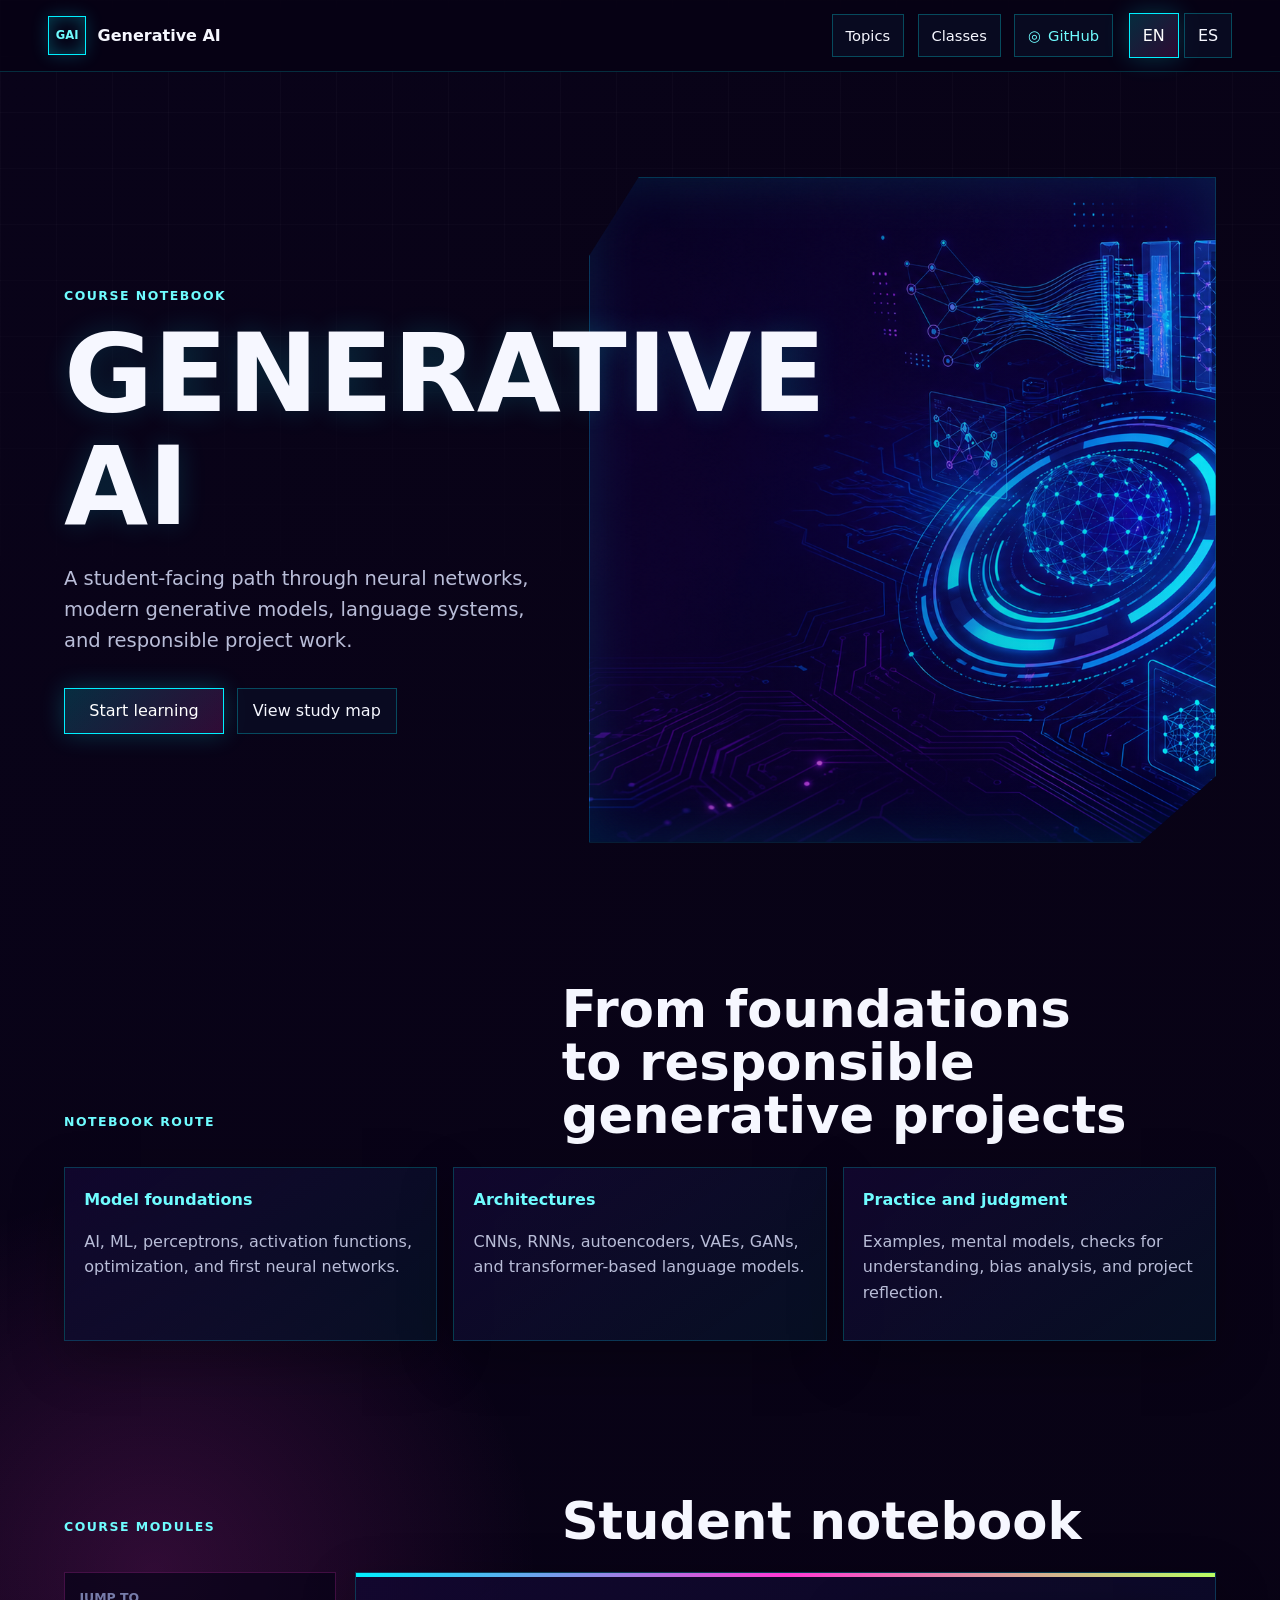
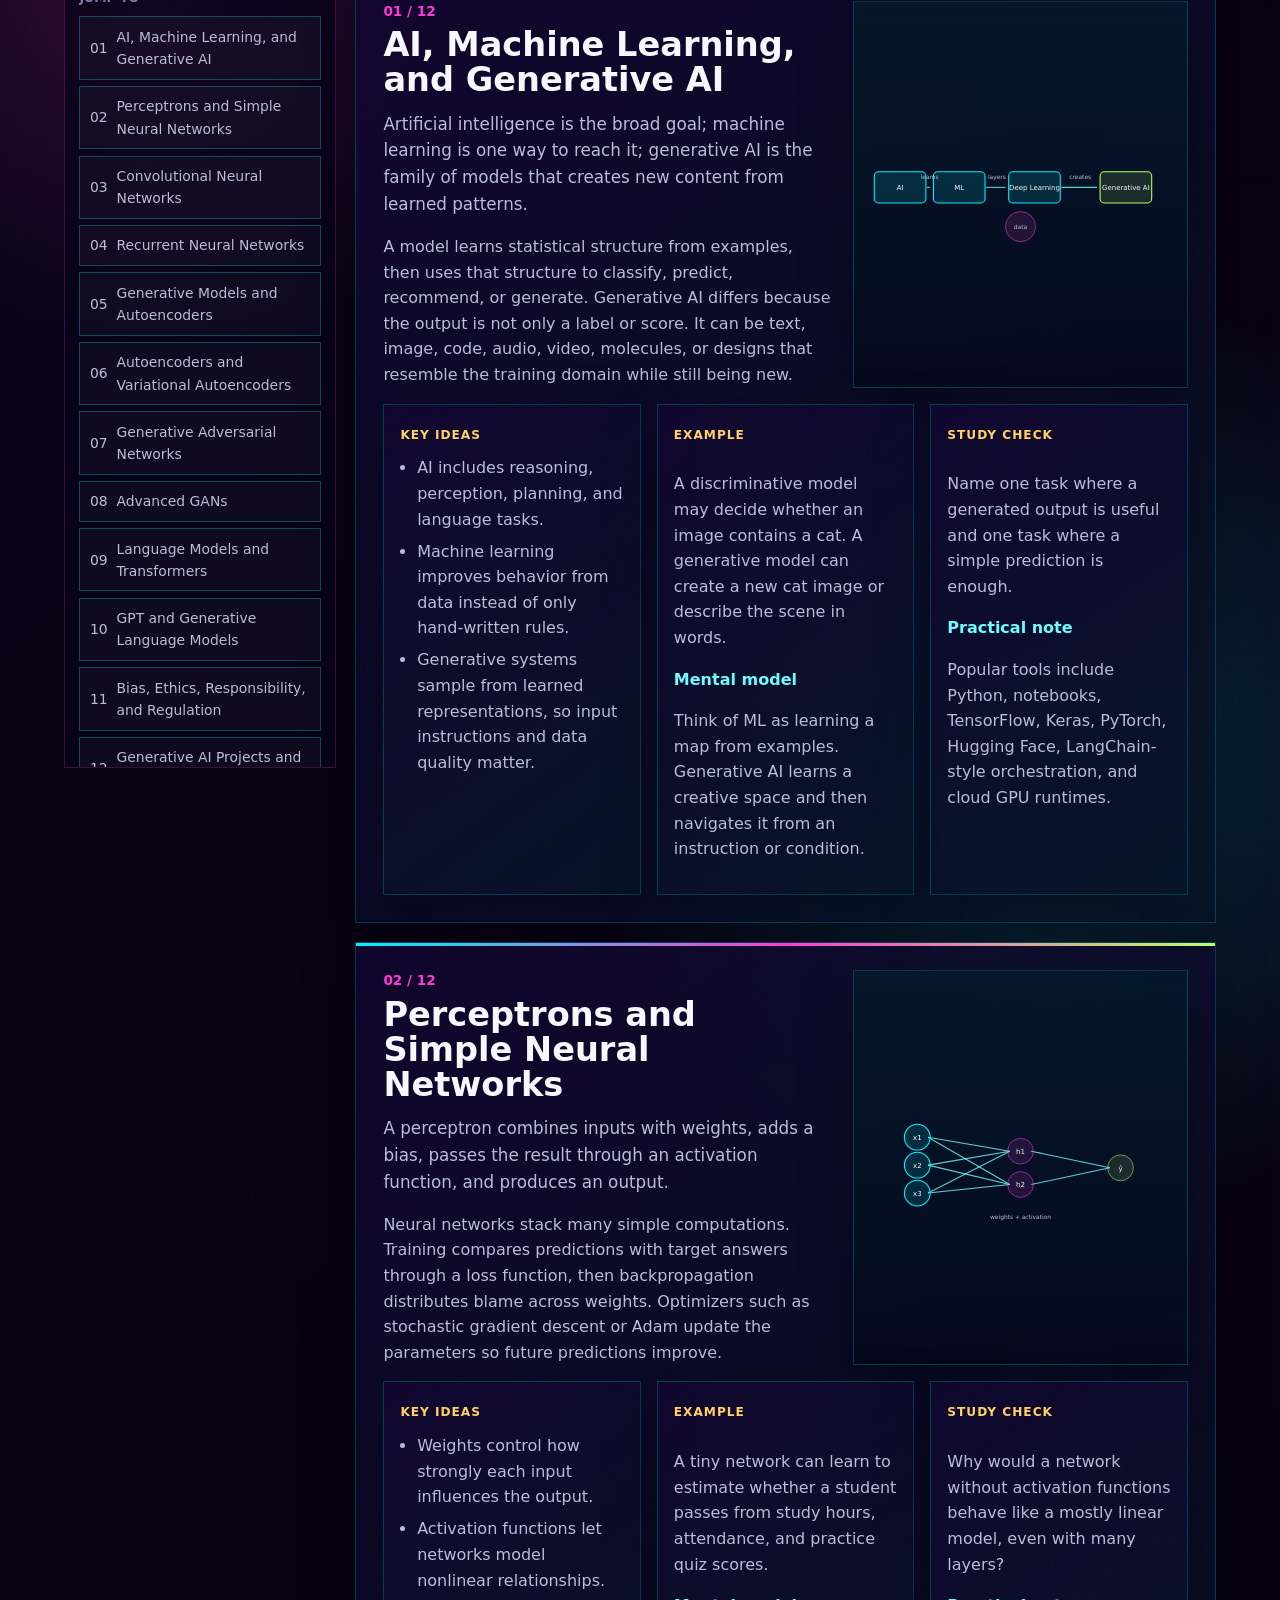
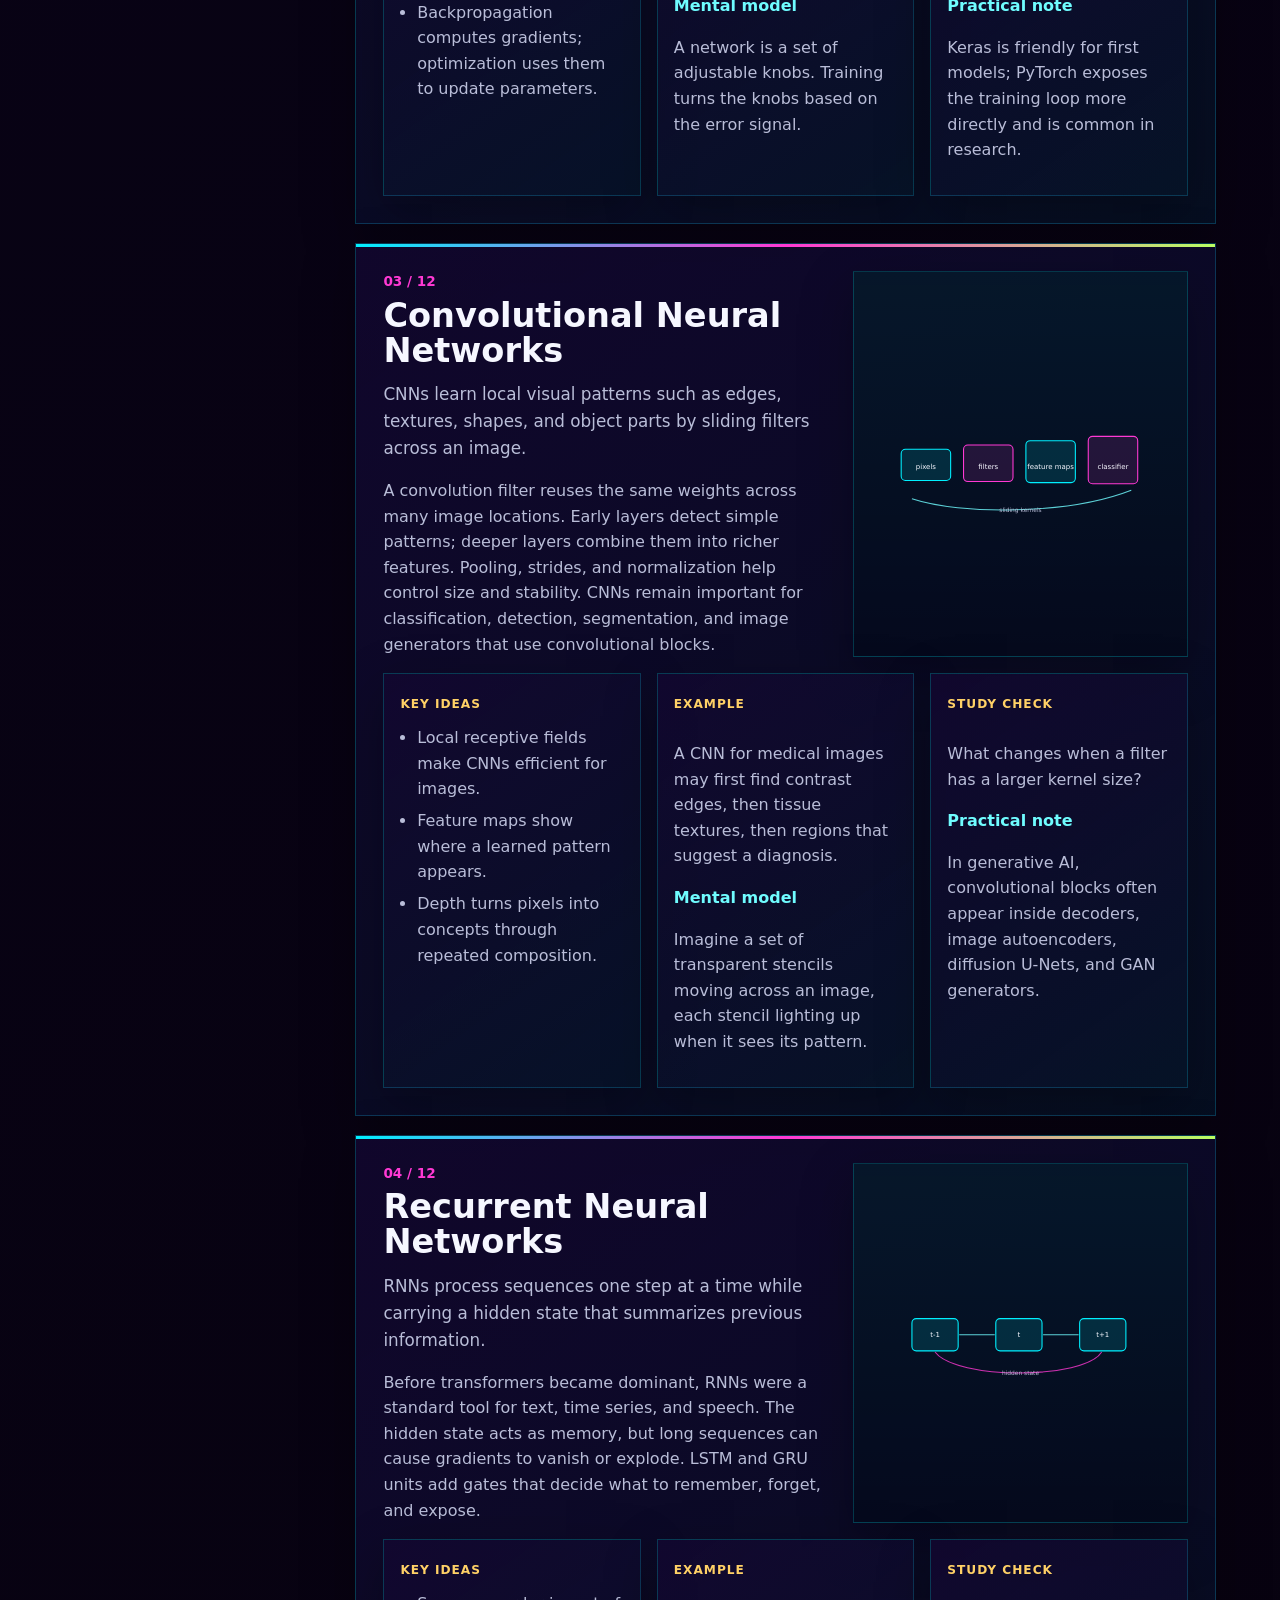
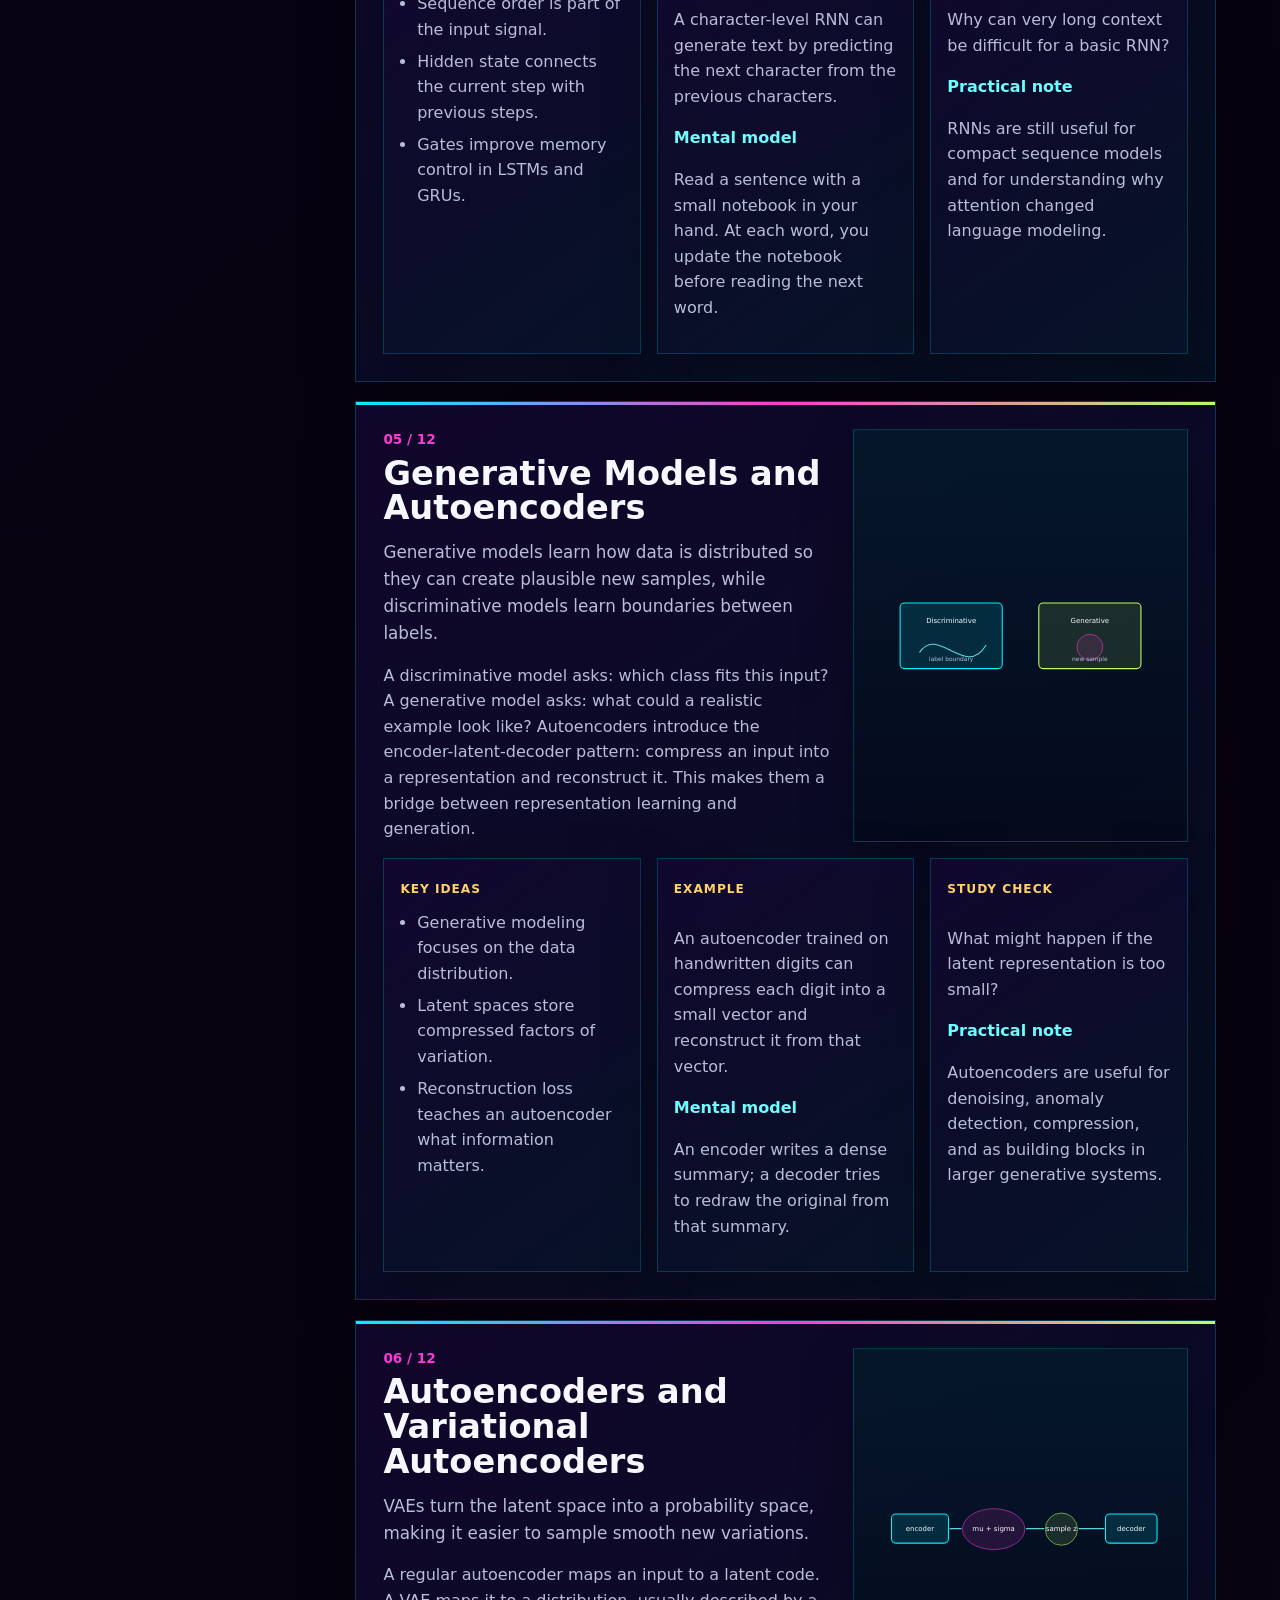
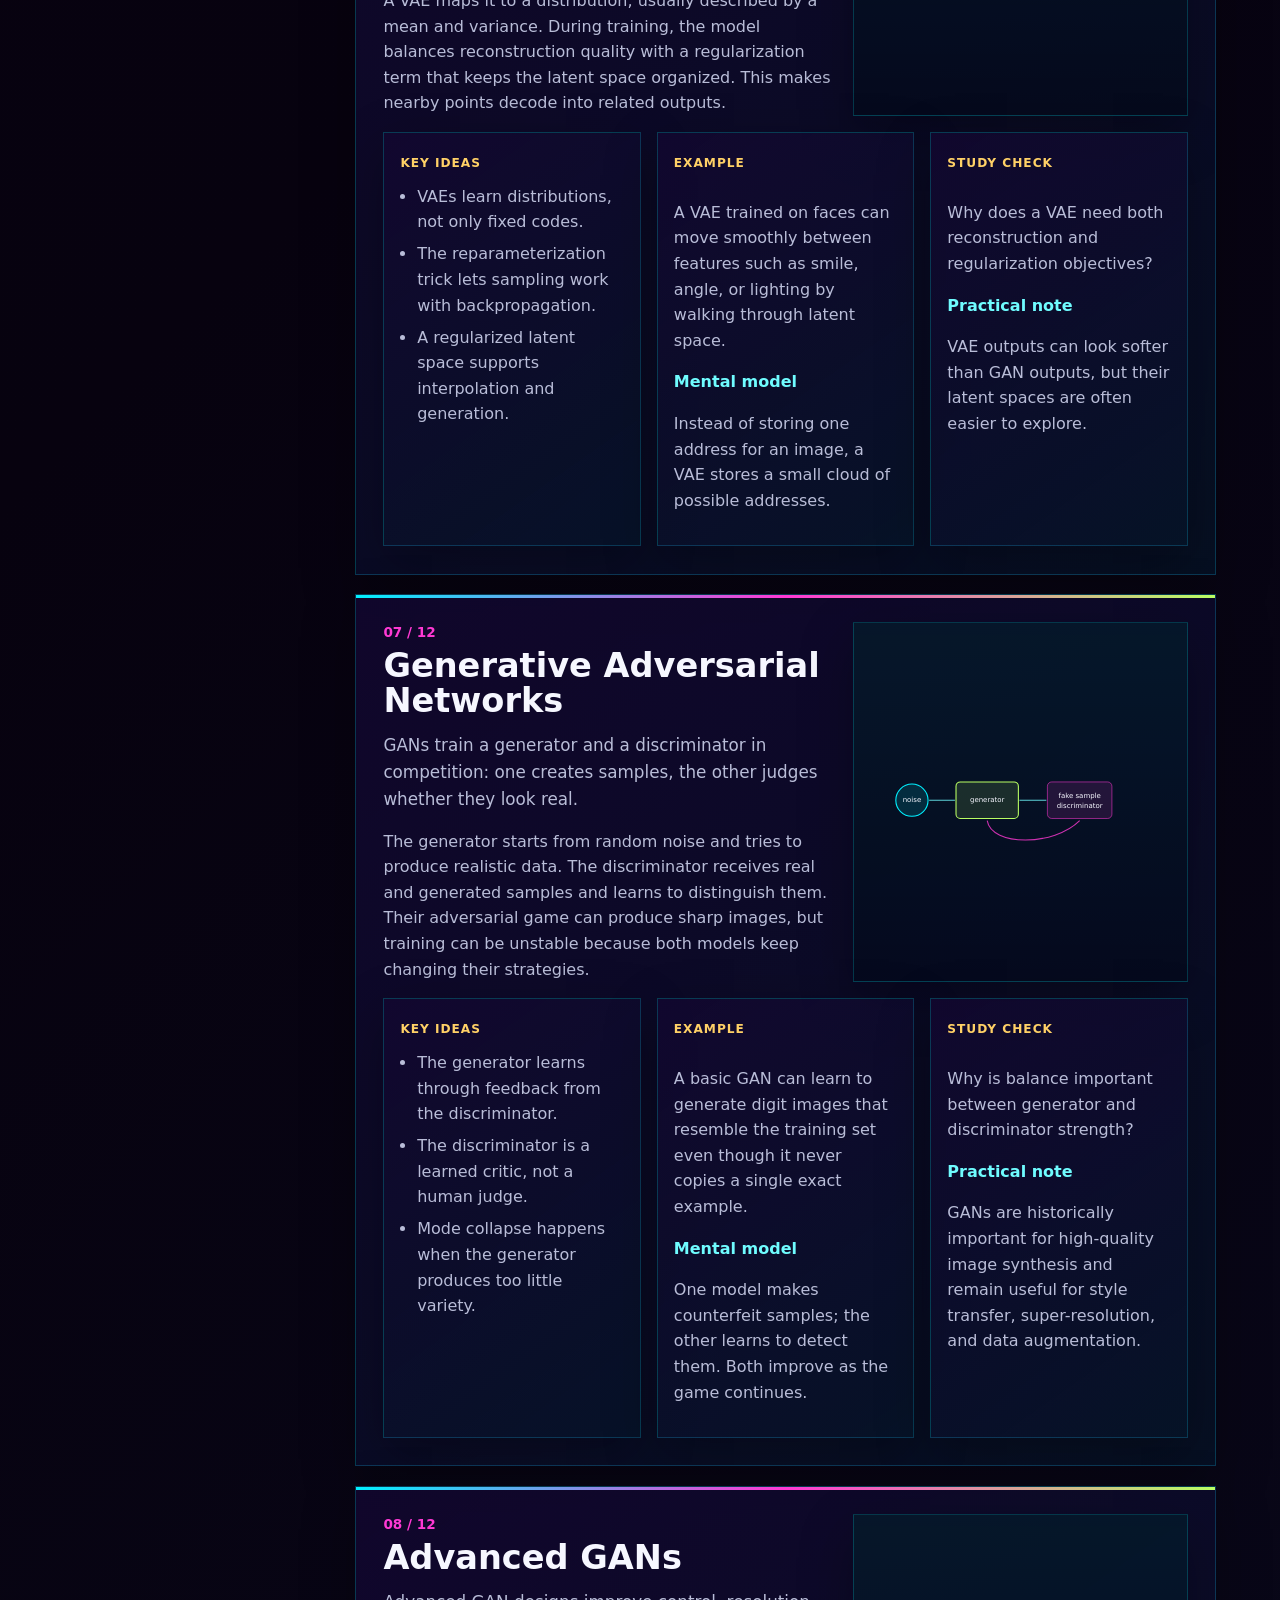
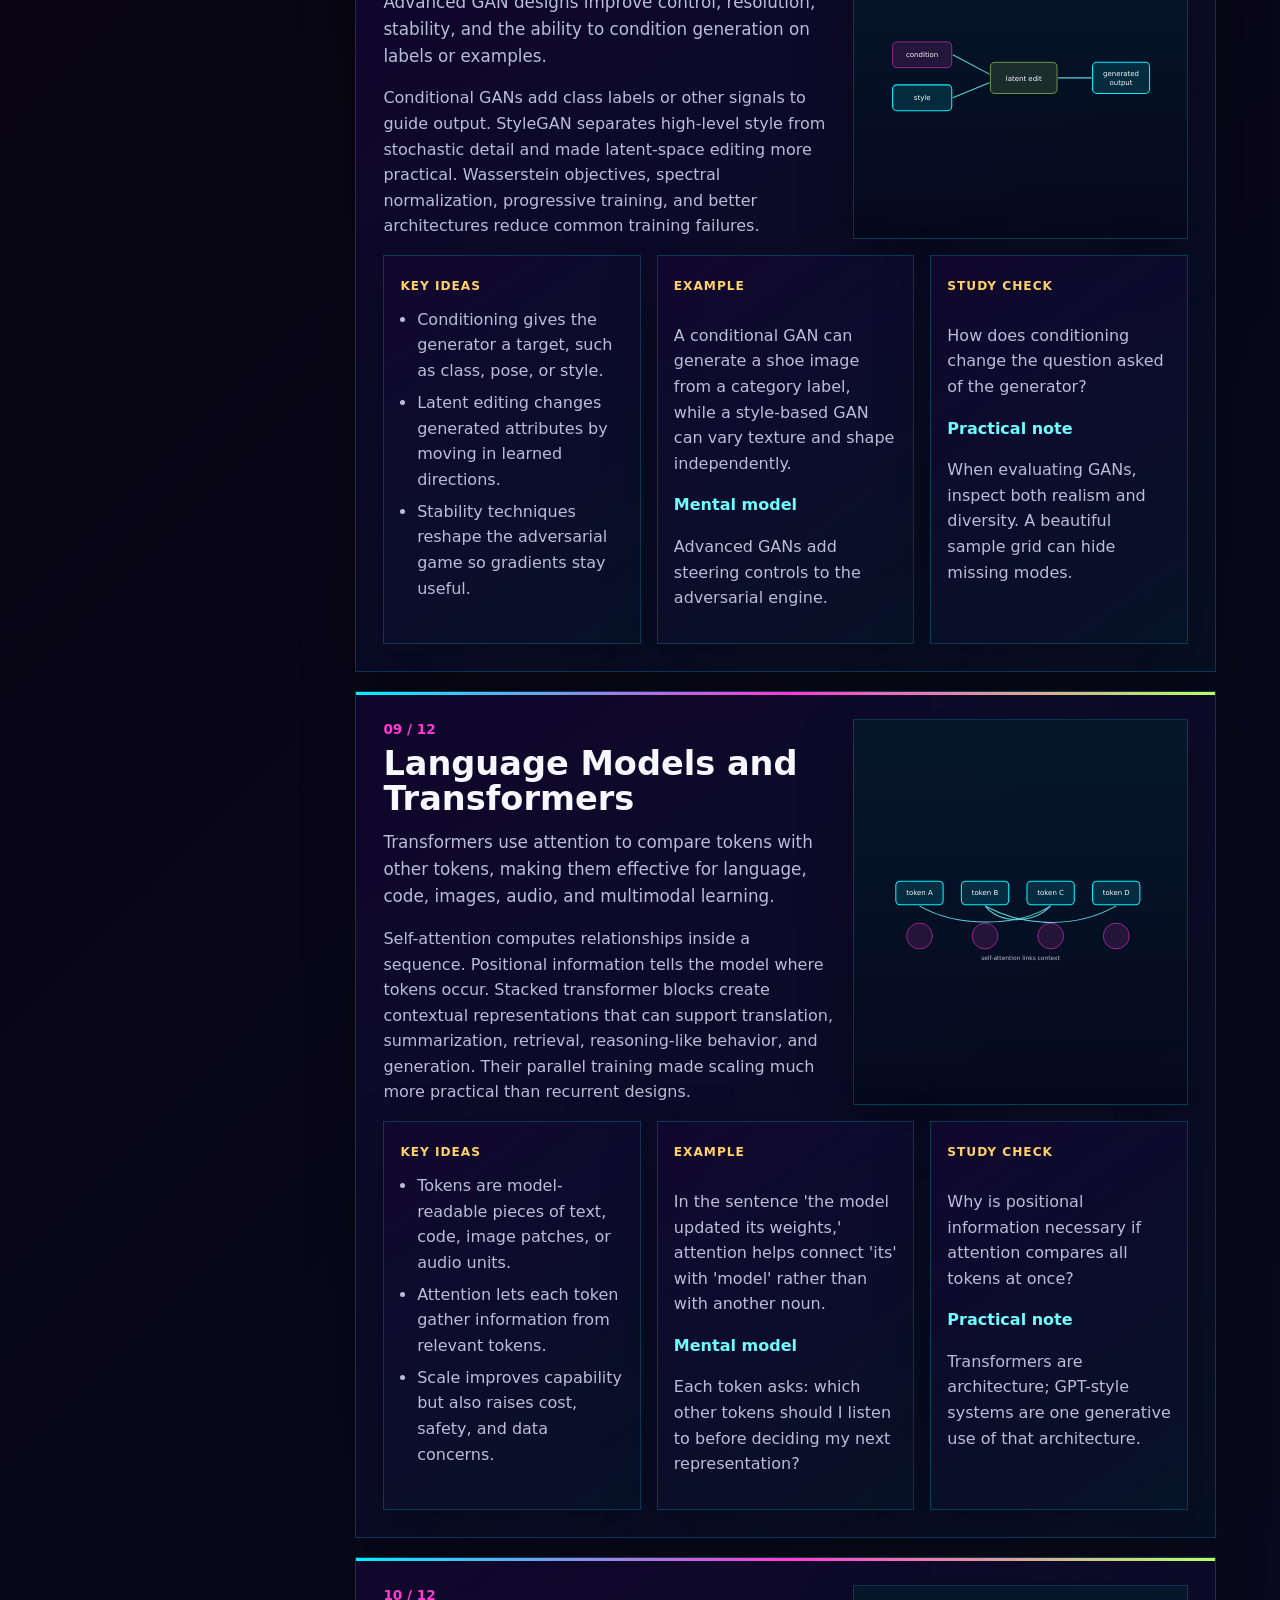
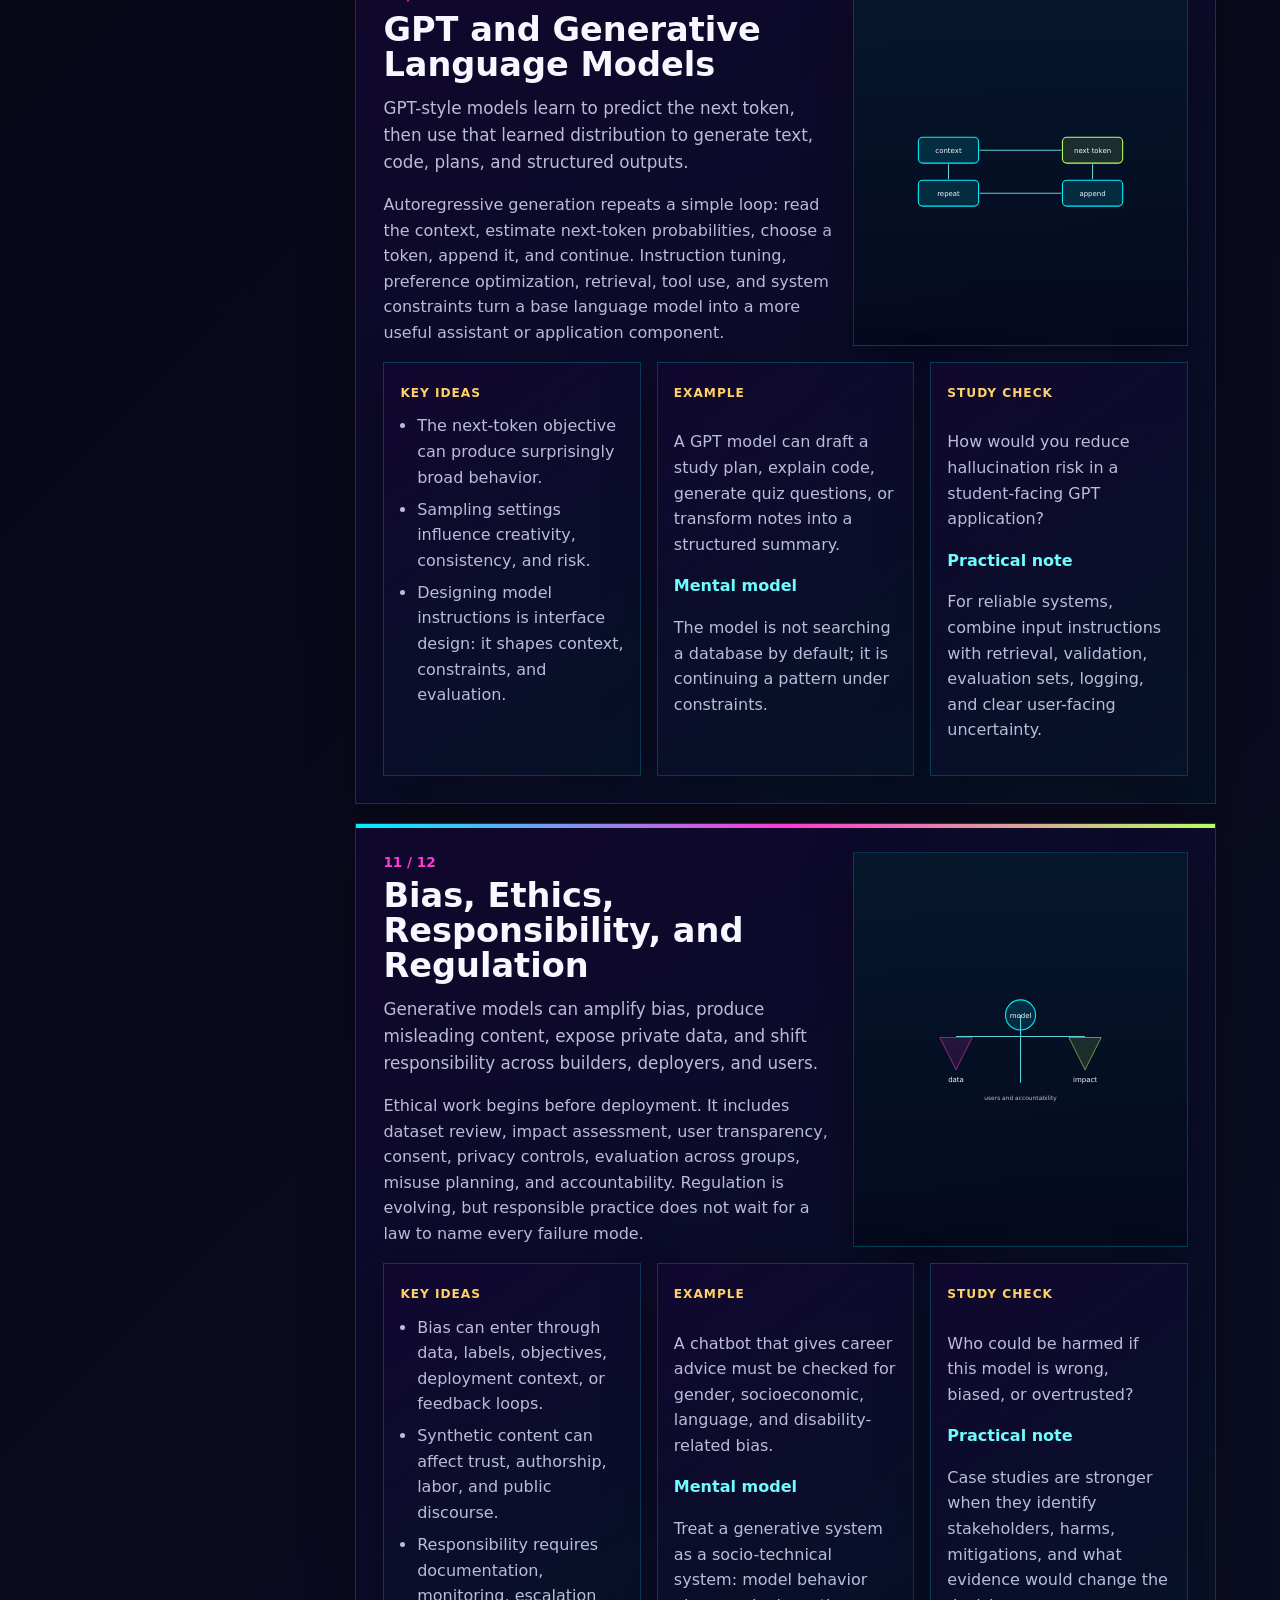
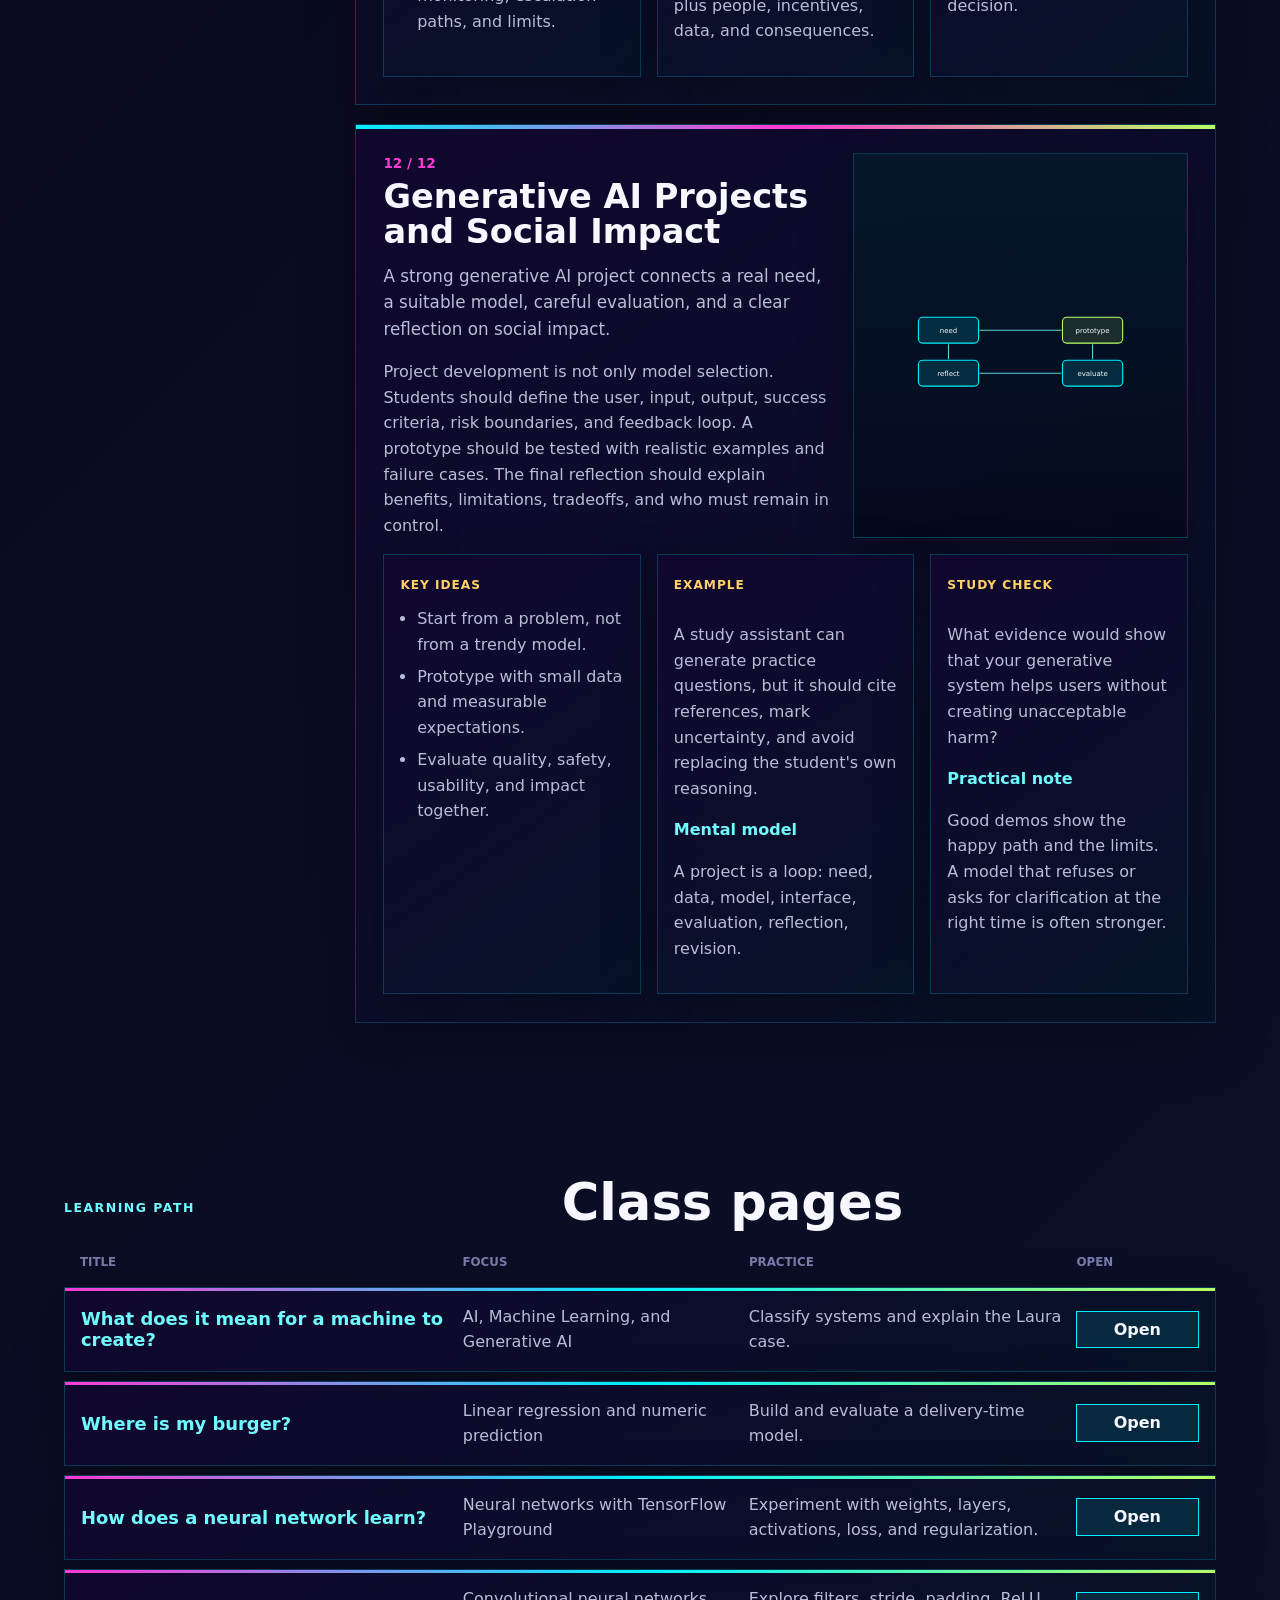
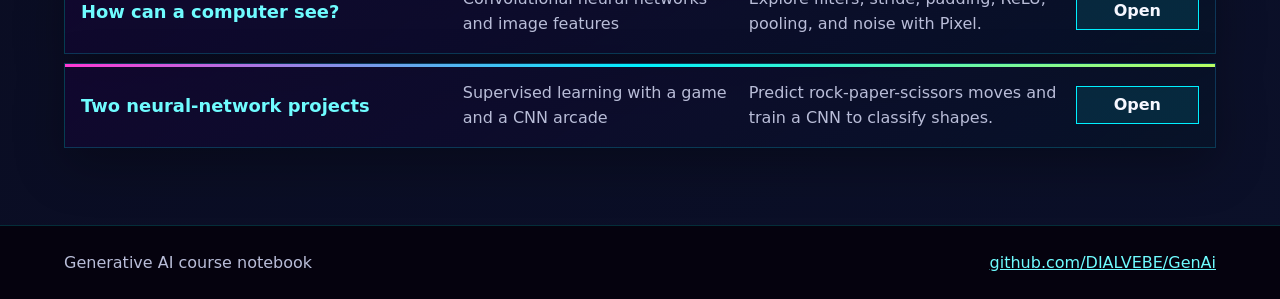
<file: index.html>
<!doctype html>
<html lang="en">
  <head>
    <meta charset="utf-8" />
    <meta name="viewport" content="width=device-width, initial-scale=1" />
    <meta
      name="description"
      content="Generative AI bilingual student notebook with explanations, visuals, study checks, and practical examples."
    />
    <title>Generative AI | Course Notebook</title>
    <link rel="preload" href="assets/genai-hero.png" as="image" />
    <link rel="stylesheet" href="styles.css?v=20261025-2" />
  </head>
  <body>
    <header class="site-header">
      <a class="brand" href="#top" aria-label="Generative AI home">
        <span class="brand-mark">GAI</span>
        <span>Generative AI</span>
      </a>
      <nav class="top-nav" aria-label="Primary navigation">
        <a href="#topics" data-i18n="navTopics">Topics</a>
        <a href="#classes" data-i18n="navClasses">Classes</a>
        <a
          class="repo-link"
          href="https://github.com/DIALVEBE/GenAi"
          rel="noreferrer"
        >
          <span aria-hidden="true">◎</span>
          GitHub
        </a>
      </nav>
      <div class="language-switch" role="group" aria-label="Language switch">
        <button class="lang-button is-active" type="button" data-lang="en">EN</button>
        <button class="lang-button" type="button" data-lang="es">ES</button>
      </div>
    </header>

    <main id="top">
      <section class="hero">
        <div class="hero-copy">
          <p class="eyebrow" data-i18n="courseLabel">Course notebook</p>
          <h1 data-i18n="heroTitle">Generative AI</h1>
          <p class="hero-text" data-i18n="heroText">
            A student-facing path through neural networks, modern generative
            models, language systems, and responsible project work.
          </p>
          <div class="hero-actions">
            <a class="primary-action" href="#topics" data-i18n="startLearning">Start learning</a>
            <a class="secondary-action" href="#study-map" data-i18n="viewMap">View study map</a>
          </div>
        </div>
        <div class="hero-panel" aria-label="Generative AI neon circuit visual"></div>
      </section>

      <section class="study-map" id="study-map" aria-labelledby="study-map-title">
        <div class="section-heading">
          <p class="eyebrow" data-i18n="mapLabel">Notebook route</p>
          <h2 id="study-map-title" data-i18n="mapTitle">From foundations to responsible generative projects</h2>
        </div>
        <div class="map-grid">
          <article>
            <strong data-i18n="map1Title">Model foundations</strong>
            <p data-i18n="map1Text">AI, ML, perceptrons, activation functions, optimization, and first neural networks.</p>
          </article>
          <article>
            <strong data-i18n="map2Title">Architectures</strong>
            <p data-i18n="map2Text">CNNs, RNNs, autoencoders, VAEs, GANs, and transformer-based language models.</p>
          </article>
          <article>
            <strong data-i18n="map3Title">Practice and judgment</strong>
            <p data-i18n="map3Text">Examples, mental models, checks for understanding, bias analysis, and project reflection.</p>
          </article>
        </div>
      </section>

      <section class="topics-shell" id="topics" aria-labelledby="topics-title">
        <div class="section-heading">
          <p class="eyebrow" data-i18n="topicsLabel">Course modules</p>
          <h2 id="topics-title" data-i18n="topicsTitle">Student notebook</h2>
        </div>
        <div class="topic-layout">
          <aside class="topic-index" aria-label="Topic index">
            <div class="index-title" data-i18n="indexTitle">Jump to</div>
            <div id="topicIndex"></div>
          </aside>
          <div class="topics" id="topicList"></div>
        </div>
      </section>

      <section class="classes-shell" id="classes" aria-labelledby="classes-title">
        <div class="section-heading">
          <p class="eyebrow" data-i18n="classesLabel">Learning path</p>
          <h2 id="classes-title" data-i18n="classesTitle">Class pages</h2>
        </div>
        <div class="class-toc" aria-label="Class table of contents">
          <div class="class-toc-head">
            <span data-i18n="classTocTitle">Title</span>
            <span data-i18n="classTocFocus">Focus</span>
            <span data-i18n="classTocPractice">Practice</span>
            <span data-i18n="classTocOpen">Open</span>
          </div>
          <article class="class-toc-row">
            <strong data-i18n="class01Title">What does it mean for a machine to create?</strong>
            <span data-i18n="class01Focus">AI, Machine Learning, and Generative AI</span>
            <span data-i18n="class01Practice">Classify systems and explain the Laura case.</span>
            <a class="class-open" href="clases/clase-01/" data-i18n="classOpen01">Open</a>
          </article>
          <article class="class-toc-row">
            <strong data-i18n="class02Title">Where is my burger?</strong>
            <span data-i18n="class02Focus">Linear regression and numeric prediction</span>
            <span data-i18n="class02Practice">Build and evaluate a delivery-time model.</span>
            <a class="class-open" href="clases/clase-02/" data-i18n="classOpen02">Open</a>
          </article>
          <article class="class-toc-row">
            <strong data-i18n="class03Title">How does a neural network learn?</strong>
            <span data-i18n="class03Focus">Neural networks with TensorFlow Playground</span>
            <span data-i18n="class03Practice">Experiment with weights, layers, activations, loss, and regularization.</span>
            <a class="class-open" href="clases/clase-03/" data-i18n="classOpen03">Open</a>
          </article>
          <article class="class-toc-row">
            <strong data-i18n="class04Title">How can a computer see?</strong>
            <span data-i18n="class04Focus">Convolutional neural networks and image features</span>
            <span data-i18n="class04Practice">Explore filters, stride, padding, ReLU, pooling, and noise with Pixel.</span>
            <a class="class-open" href="clases/clase-04/" data-i18n="classOpen04">Open</a>
          </article>
          <article class="class-toc-row">
            <strong data-i18n="class05Title">Can a neural network predict your next move?</strong>
            <span data-i18n="class05Focus">Neural networks, supervised learning, and prediction</span>
            <span data-i18n="class05Practice">Play rock-paper-scissors and inspect probabilities, loss, and updates.</span>
            <a class="class-open" href="clases/clase-05/" data-i18n="classOpen05">Open</a>
          </article>
        </div>
      </section>
    </main>

    <footer class="site-footer">
      <span data-i18n="footerText">Generative AI course notebook</span>
      <a href="https://github.com/DIALVEBE/GenAi">github.com/DIALVEBE/GenAi</a>
    </footer>

    <script src="script.js?v=20261027-1"></script>
  </body>
</html>
</file>
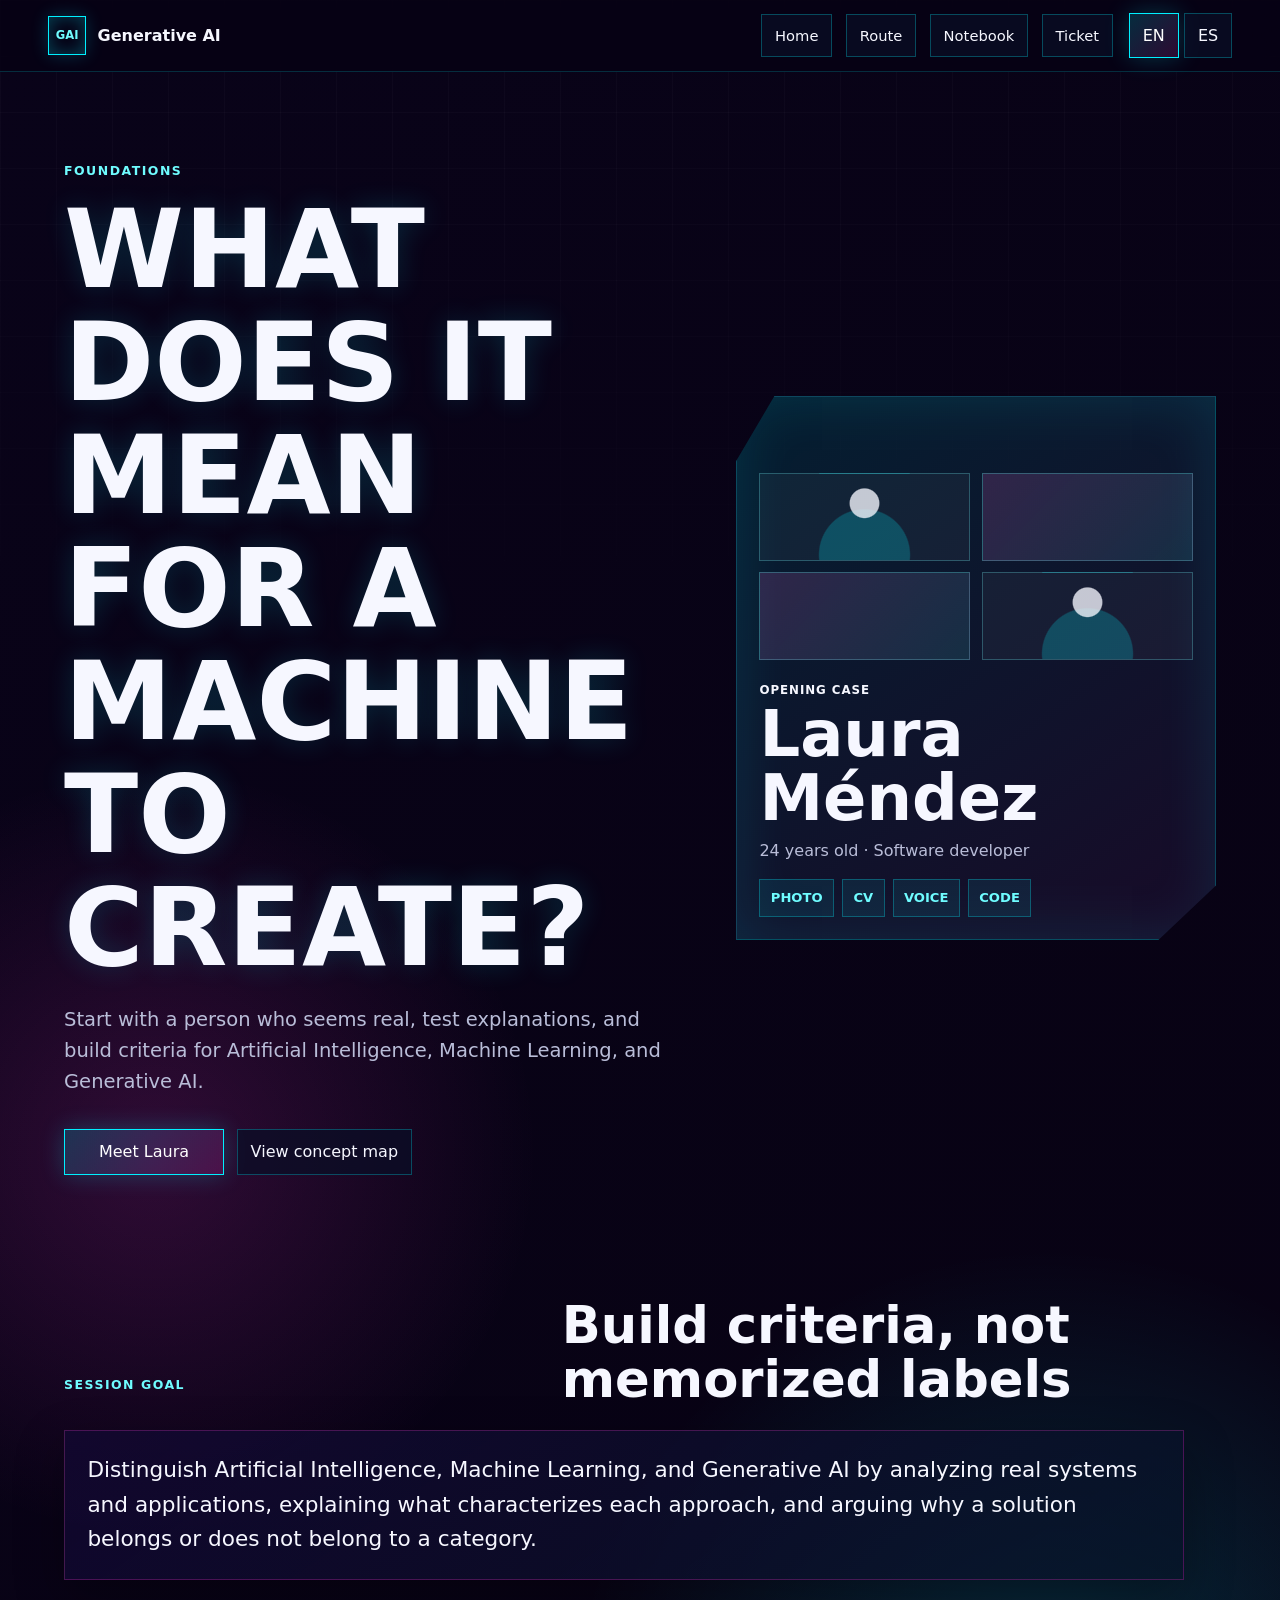
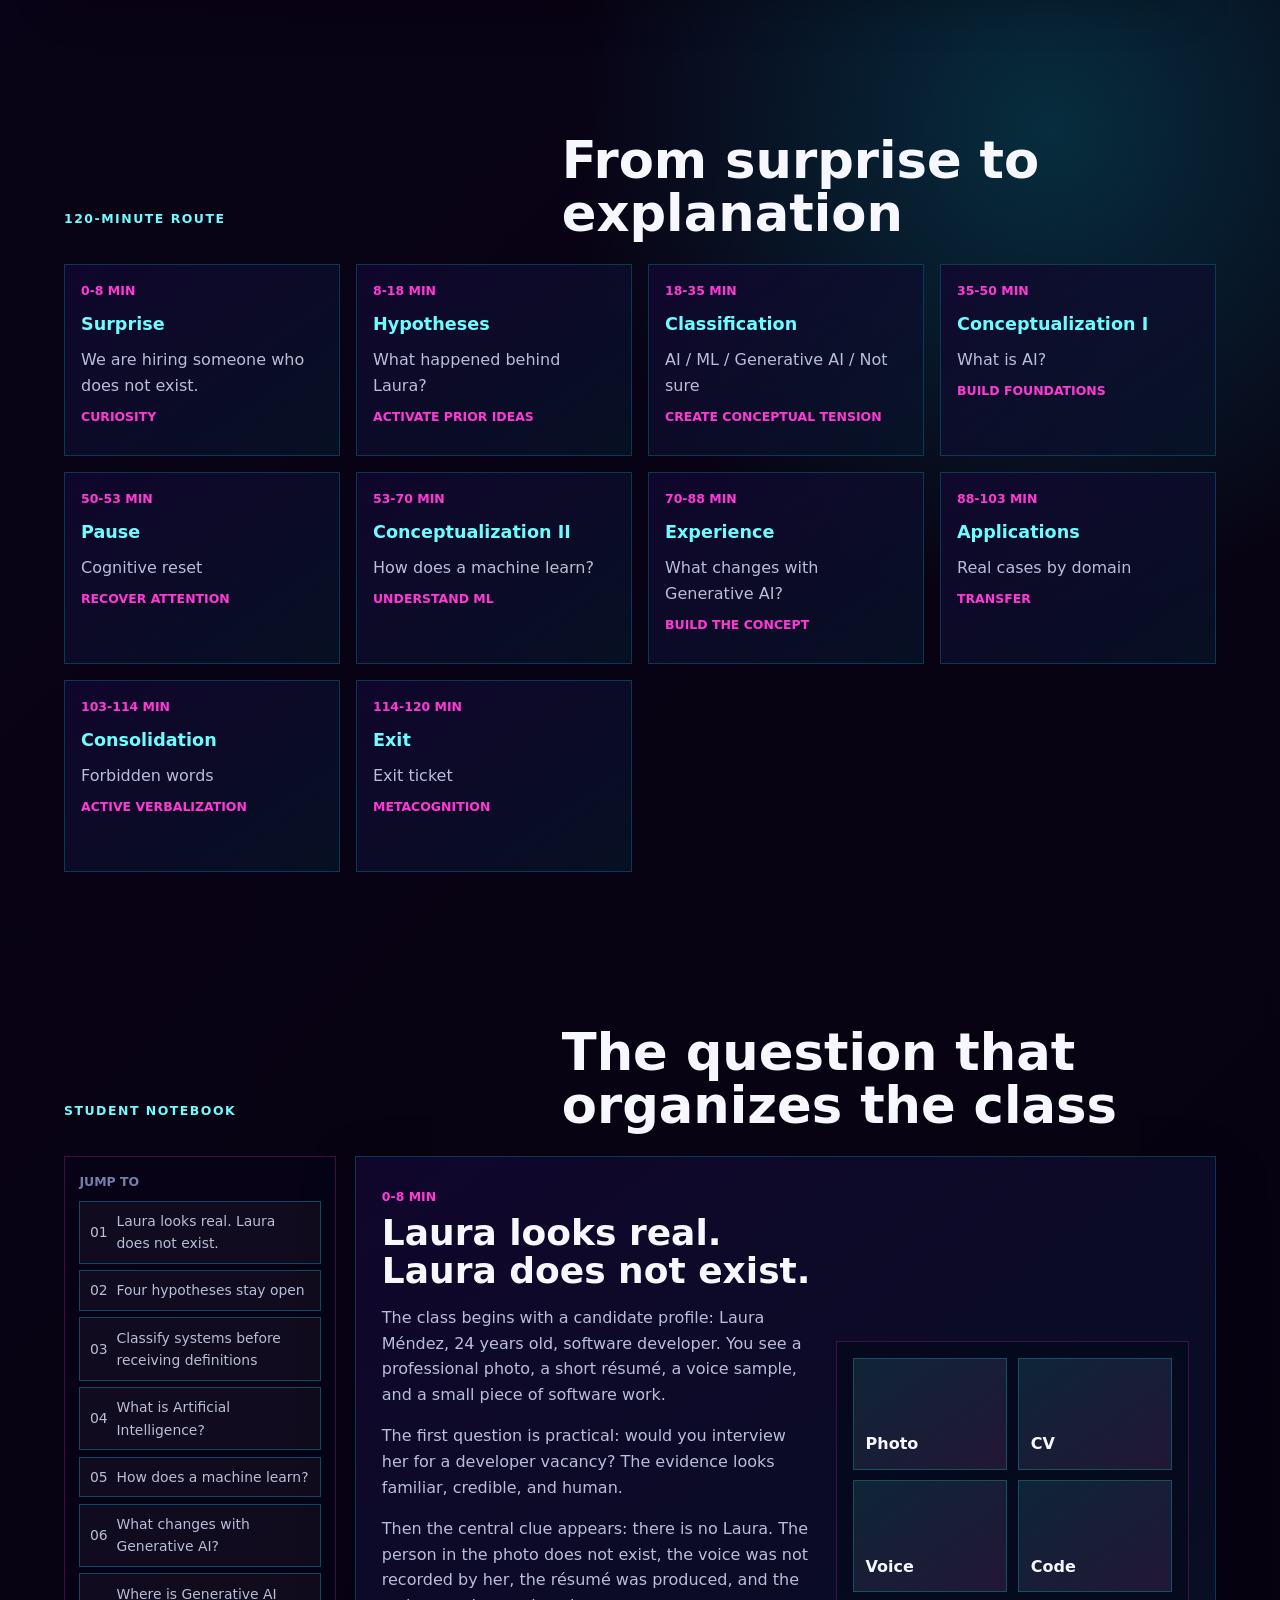
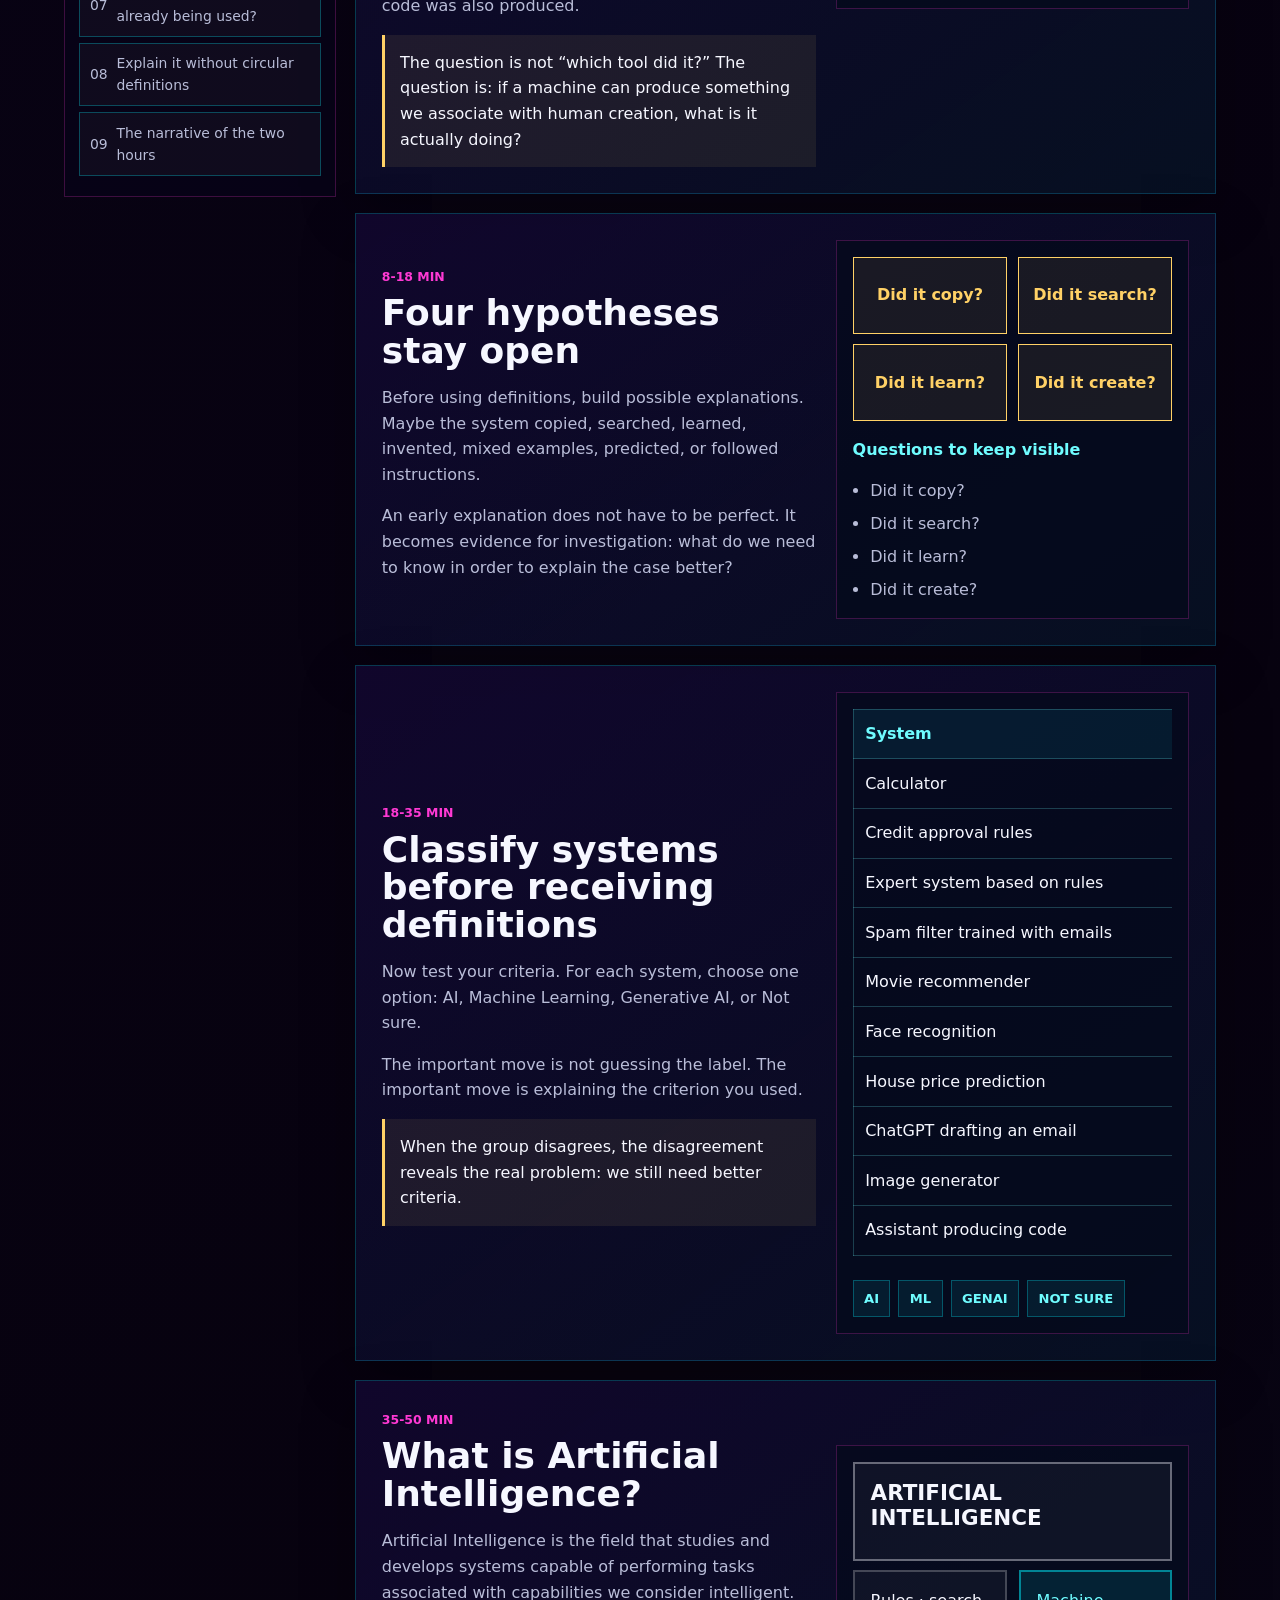
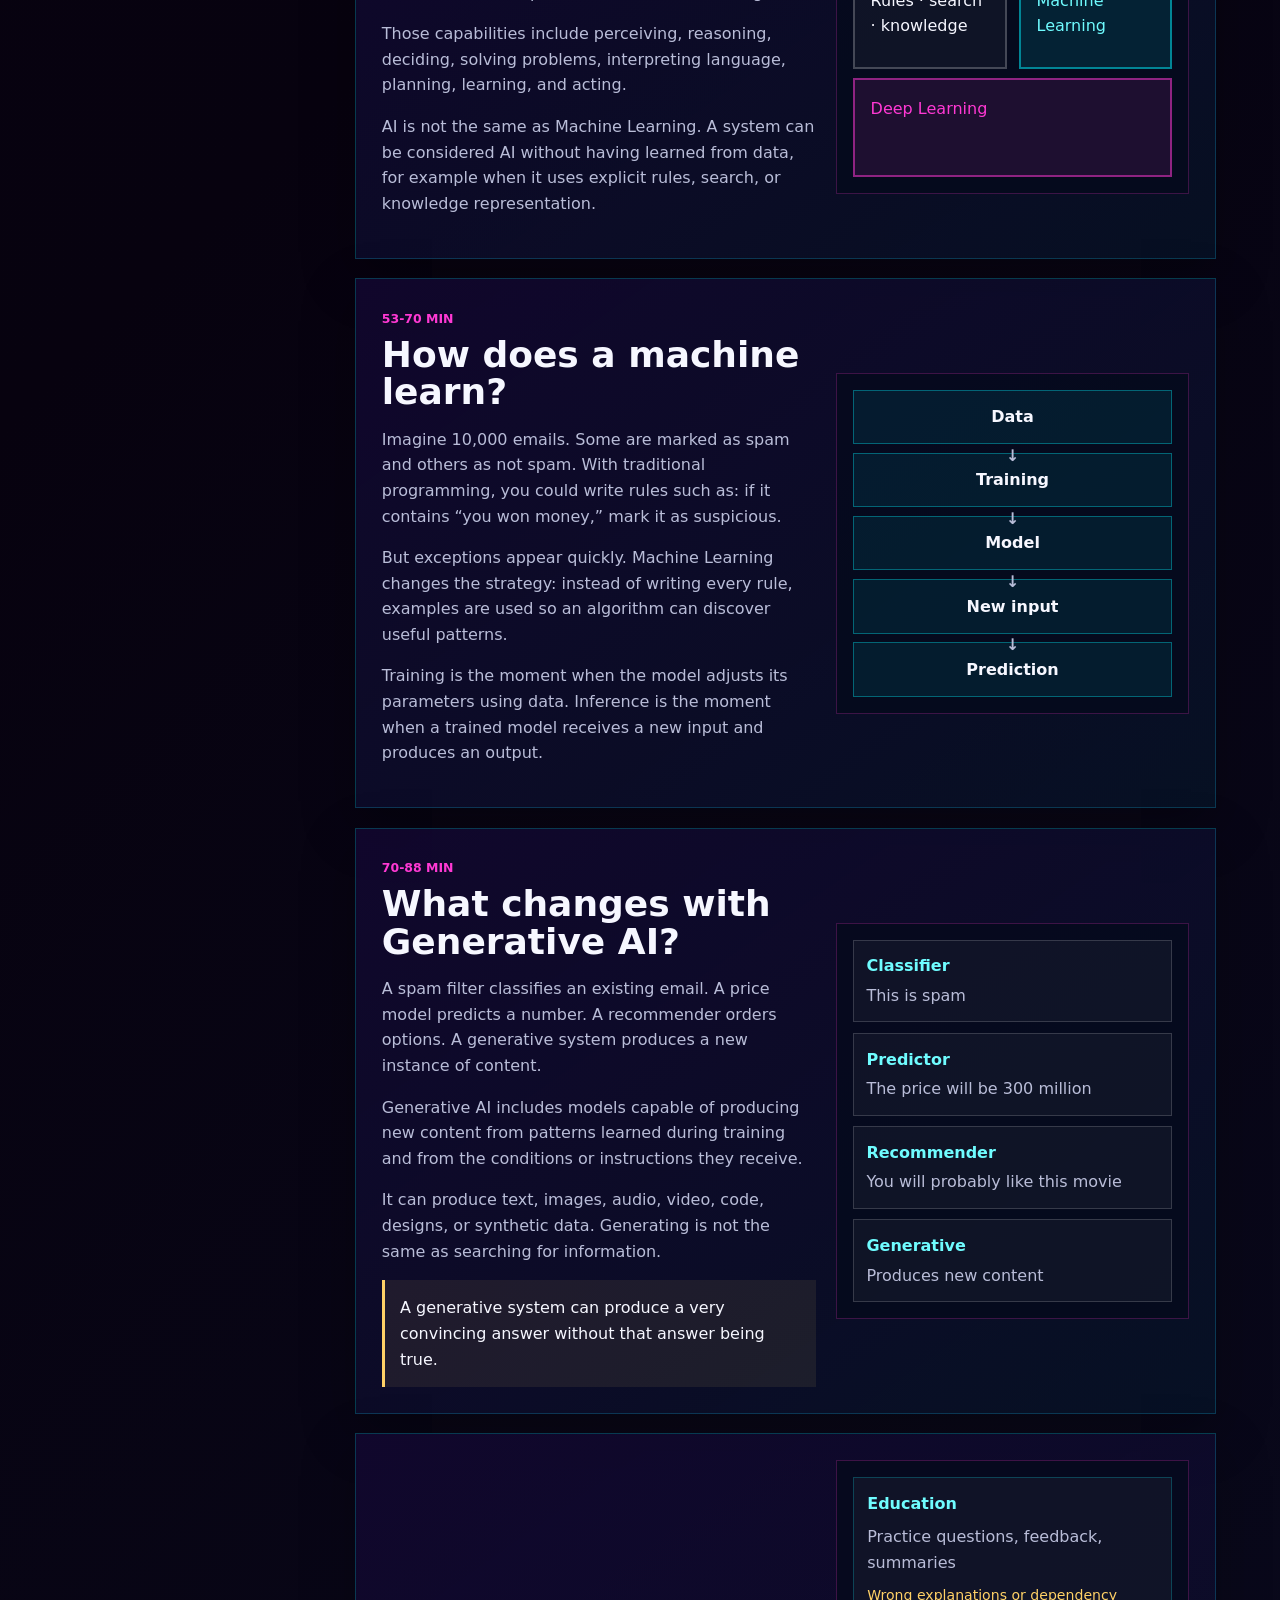
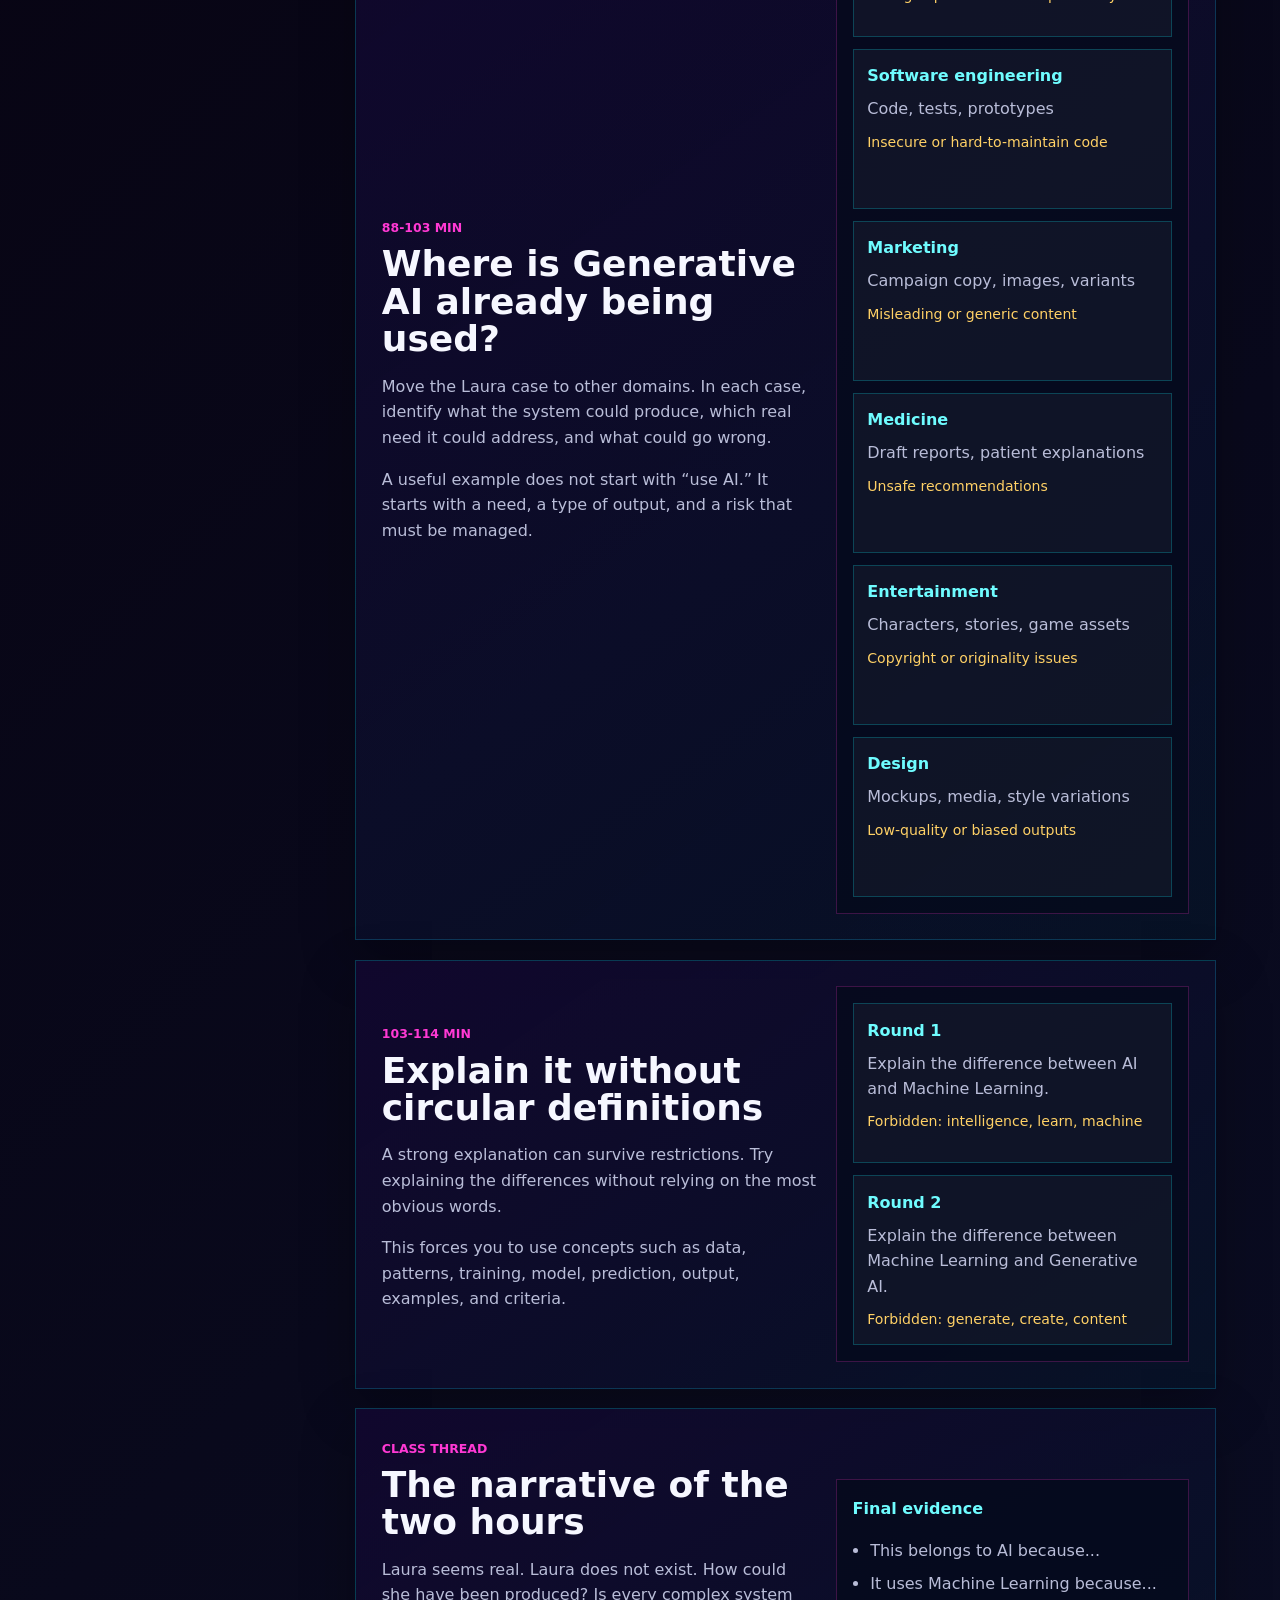
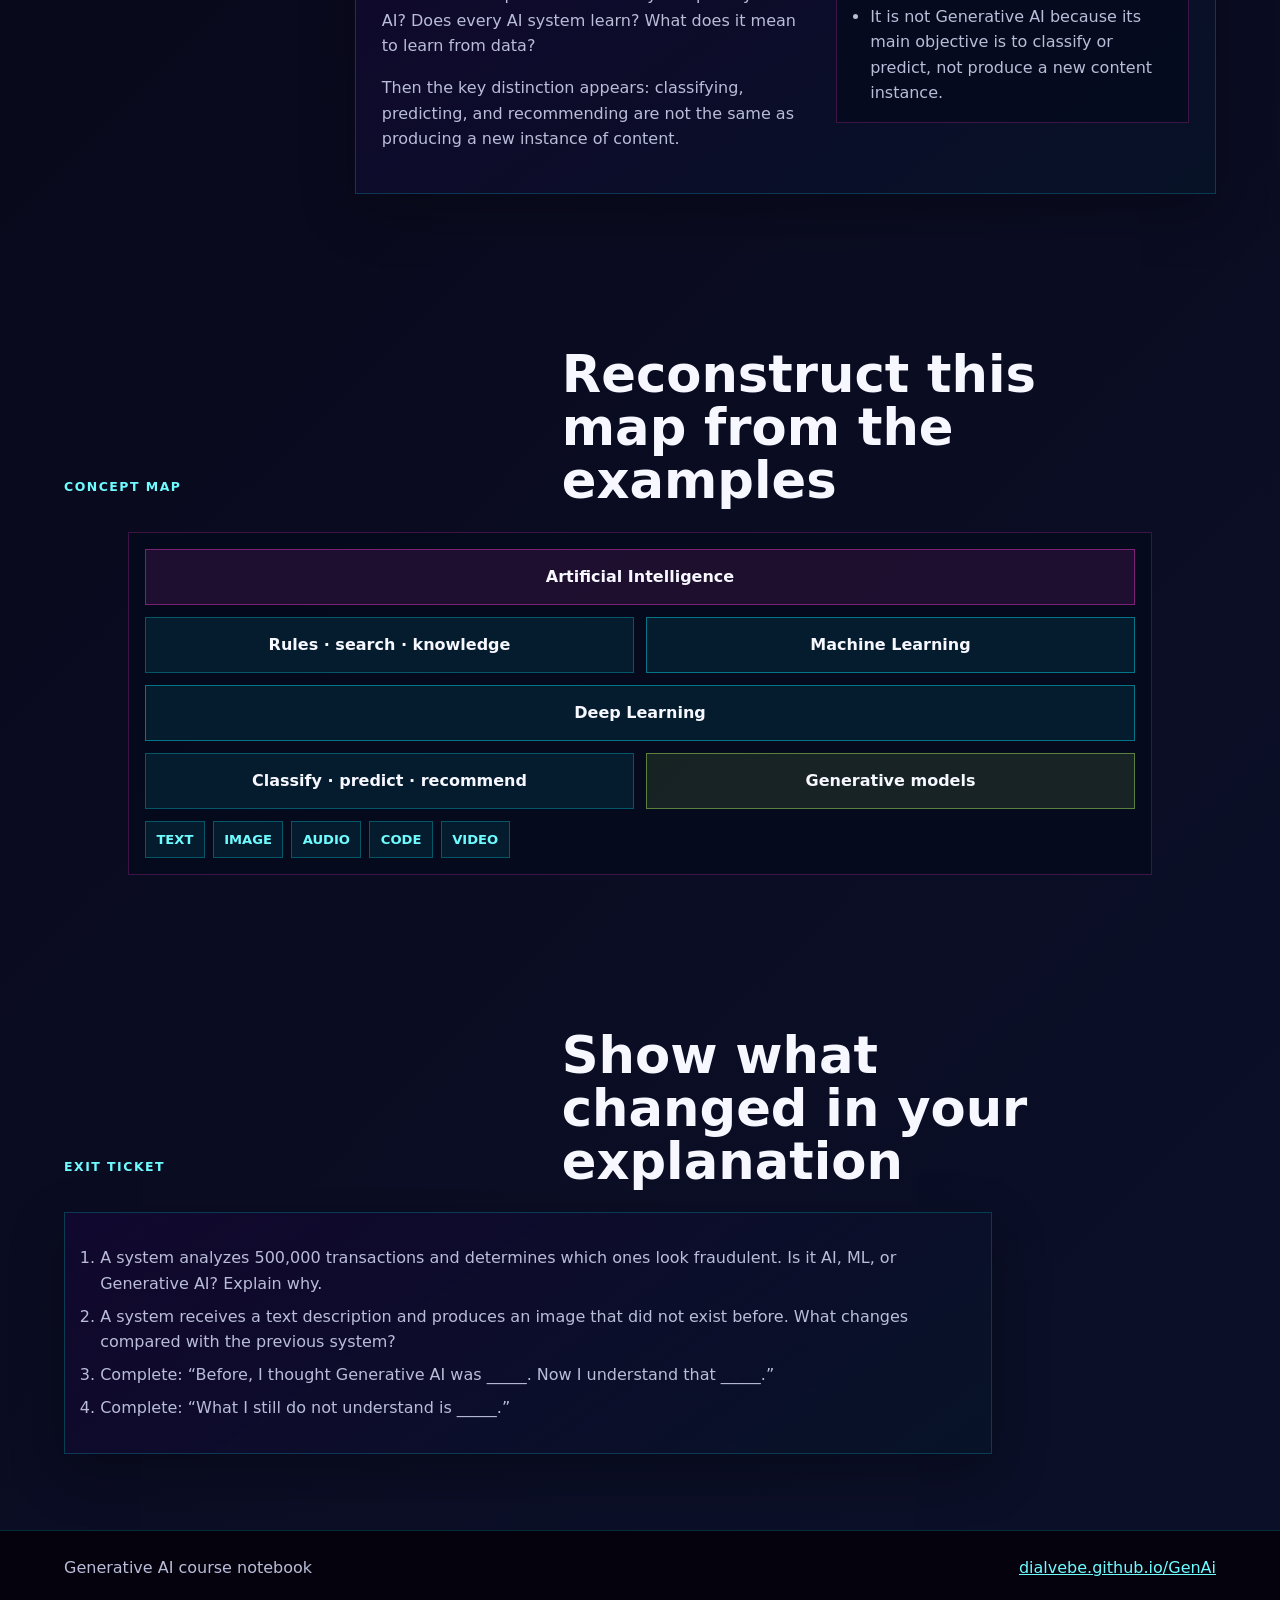
<file: clases/clase-01/index.html>
<!doctype html>
<html lang="en">
  <head>
    <meta charset="utf-8" />
    <meta name="viewport" content="width=device-width, initial-scale=1" />
    <meta
      name="description"
      content="A learning notebook about Artificial Intelligence, Machine Learning, Generative AI, real applications, and risks."
    />
    <title>What can a machine create? | Generative AI</title>
    <link rel="stylesheet" href="../../styles.css?v=20261025-2" />
    <link rel="stylesheet" href="clase-01.css?v=20260809-1" />
  </head>
  <body>
    <header class="site-header">
      <a class="brand" href="../../" aria-label="Generative AI home">
        <span class="brand-mark">GAI</span>
        <span>Generative AI</span>
      </a>
      <nav class="top-nav" aria-label="Class navigation">
        <a href="../../" data-i18n="navHome">Home</a>
        <a href="#route" data-i18n="navRoute">Route</a>
        <a href="#notebook" data-i18n="navNotebook">Notebook</a>
        <a href="#ticket" data-i18n="navTicket">Ticket</a>
      </nav>
      <div class="language-switch" role="group" aria-label="Language switch">
        <button class="lang-button is-active" type="button" data-lang="en">EN</button>
        <button class="lang-button" type="button" data-lang="es">ES</button>
      </div>
    </header>

    <main id="top" class="class-page">
      <section class="class-hero creation-hero">
        <div class="class-hero-copy">
          <p class="eyebrow" data-i18n="classLabel">Foundations</p>
          <h1 data-i18n="heroTitle">What does it mean for a machine to create?</h1>
          <p class="hero-text" data-i18n="heroText">
            Start with a person who seems real, test explanations, and build criteria for Artificial Intelligence, Machine Learning, and Generative AI.
          </p>
          <div class="hero-actions">
            <a class="primary-action" href="#laura" data-i18n="startCase">Meet Laura</a>
            <a class="secondary-action" href="#concept-map" data-i18n="viewMap">View concept map</a>
          </div>
        </div>
        <div class="candidate-hero-card" aria-label="Generated candidate case preview">
          <div class="portrait-grid" aria-hidden="true">
            <span>&nbsp;</span><span>&nbsp;</span><span>&nbsp;</span><span>&nbsp;</span>
          </div>
          <div>
            <span class="scope-tag" data-i18n="candidateLabel">Opening case</span>
            <strong data-i18n="candidateName">Laura Méndez</strong>
            <p data-i18n="candidateRole">24 years old · Software developer</p>
          </div>
          <div class="signal-row">
            <span data-i18n="signalPhoto">Photo</span>
            <span data-i18n="signalCv">CV</span>
            <span data-i18n="signalVoice">Voice</span>
            <span data-i18n="signalCode">Code</span>
          </div>
        </div>
      </section>

      <section class="class-intro" aria-labelledby="outcome-title">
        <div class="section-heading">
          <p class="eyebrow" data-i18n="outcomeLabel">Session goal</p>
          <h2 id="outcome-title" data-i18n="outcomeTitle">Build criteria, not memorized labels</h2>
        </div>
        <div class="competency-card">
          <p data-i18n="competencyText">
            Distinguish Artificial Intelligence, Machine Learning, and Generative AI by analyzing real systems and applications, explaining what characterizes each approach, and arguing why a solution belongs or does not belong to a category.
          </p>
        </div>
      </section>

      <section class="class-shell" id="route" aria-labelledby="route-title">
        <div class="section-heading">
          <p class="eyebrow" data-i18n="routeLabel">120-minute route</p>
          <h2 id="route-title" data-i18n="routeTitle">From surprise to explanation</h2>
        </div>
        <div class="route-grid" id="routeGrid"></div>
      </section>

      <section class="topics-shell class-shell" id="notebook" aria-labelledby="notebook-title">
        <div class="section-heading">
          <p class="eyebrow" data-i18n="notebookLabel">Student notebook</p>
          <h2 id="notebook-title" data-i18n="notebookTitle">The question that organizes the class</h2>
        </div>

        <div class="class-layout">
          <aside class="topic-index class-index" aria-label="Class index">
            <div class="index-title" data-i18n="indexTitle">Jump to</div>
            <div id="classIndex"></div>
          </aside>

          <div class="class-sections" id="lessonSections"></div>
        </div>
      </section>

      <section class="topics-shell class-shell" id="concept-map" aria-labelledby="map-title">
        <div class="section-heading">
          <p class="eyebrow" data-i18n="mapLabel">Concept map</p>
          <h2 id="map-title" data-i18n="mapTitle">Reconstruct this map from the examples</h2>
        </div>
        <div class="diagram-panel concept-map">
          <div class="map-node map-ai" data-i18n="mapAI">Artificial Intelligence</div>
          <div class="map-split">
            <div class="map-node map-rules" data-i18n="mapRules">Rules · search · knowledge</div>
            <div class="map-node map-ml" data-i18n="mapML">Machine Learning</div>
          </div>
          <div class="map-node map-dl" data-i18n="mapDL">Deep Learning</div>
          <div class="map-split">
            <div class="map-node map-output" data-i18n="mapClassic">Classify · predict · recommend</div>
            <div class="map-node map-gen" data-i18n="mapGen">Generative models</div>
          </div>
          <div class="content-row">
            <span data-i18n="contentText">Text</span>
            <span data-i18n="contentImage">Image</span>
            <span data-i18n="contentAudio">Audio</span>
            <span data-i18n="contentCode">Code</span>
            <span data-i18n="contentVideo">Video</span>
          </div>
        </div>
      </section>

      <section class="topics-shell class-shell" id="ticket" aria-labelledby="ticket-title">
        <div class="section-heading">
          <p class="eyebrow" data-i18n="ticketLabel">Exit ticket</p>
          <h2 id="ticket-title" data-i18n="ticketTitle">Show what changed in your explanation</h2>
        </div>
        <div class="check-card ticket-card">
          <ol>
            <li data-i18n="ticket1">A system analyzes 500,000 transactions and determines which ones look fraudulent. Is it AI, ML, or Generative AI? Explain why.</li>
            <li data-i18n="ticket2">A system receives a text description and produces an image that did not exist before. What changes compared with the previous system?</li>
            <li data-i18n="ticket3">Complete: “Before, I thought Generative AI was _____. Now I understand that _____.”</li>
            <li data-i18n="ticket4">Complete: “What I still do not understand is _____.”</li>
          </ol>
        </div>
      </section>
    </main>

    <footer class="site-footer">
      <span data-i18n="footerText">Generative AI course notebook</span>
      <a href="../../">dialvebe.github.io/GenAi</a>
    </footer>

    <script src="clase-01.js?v=20261025-1"></script>
  </body>
</html>
</file>
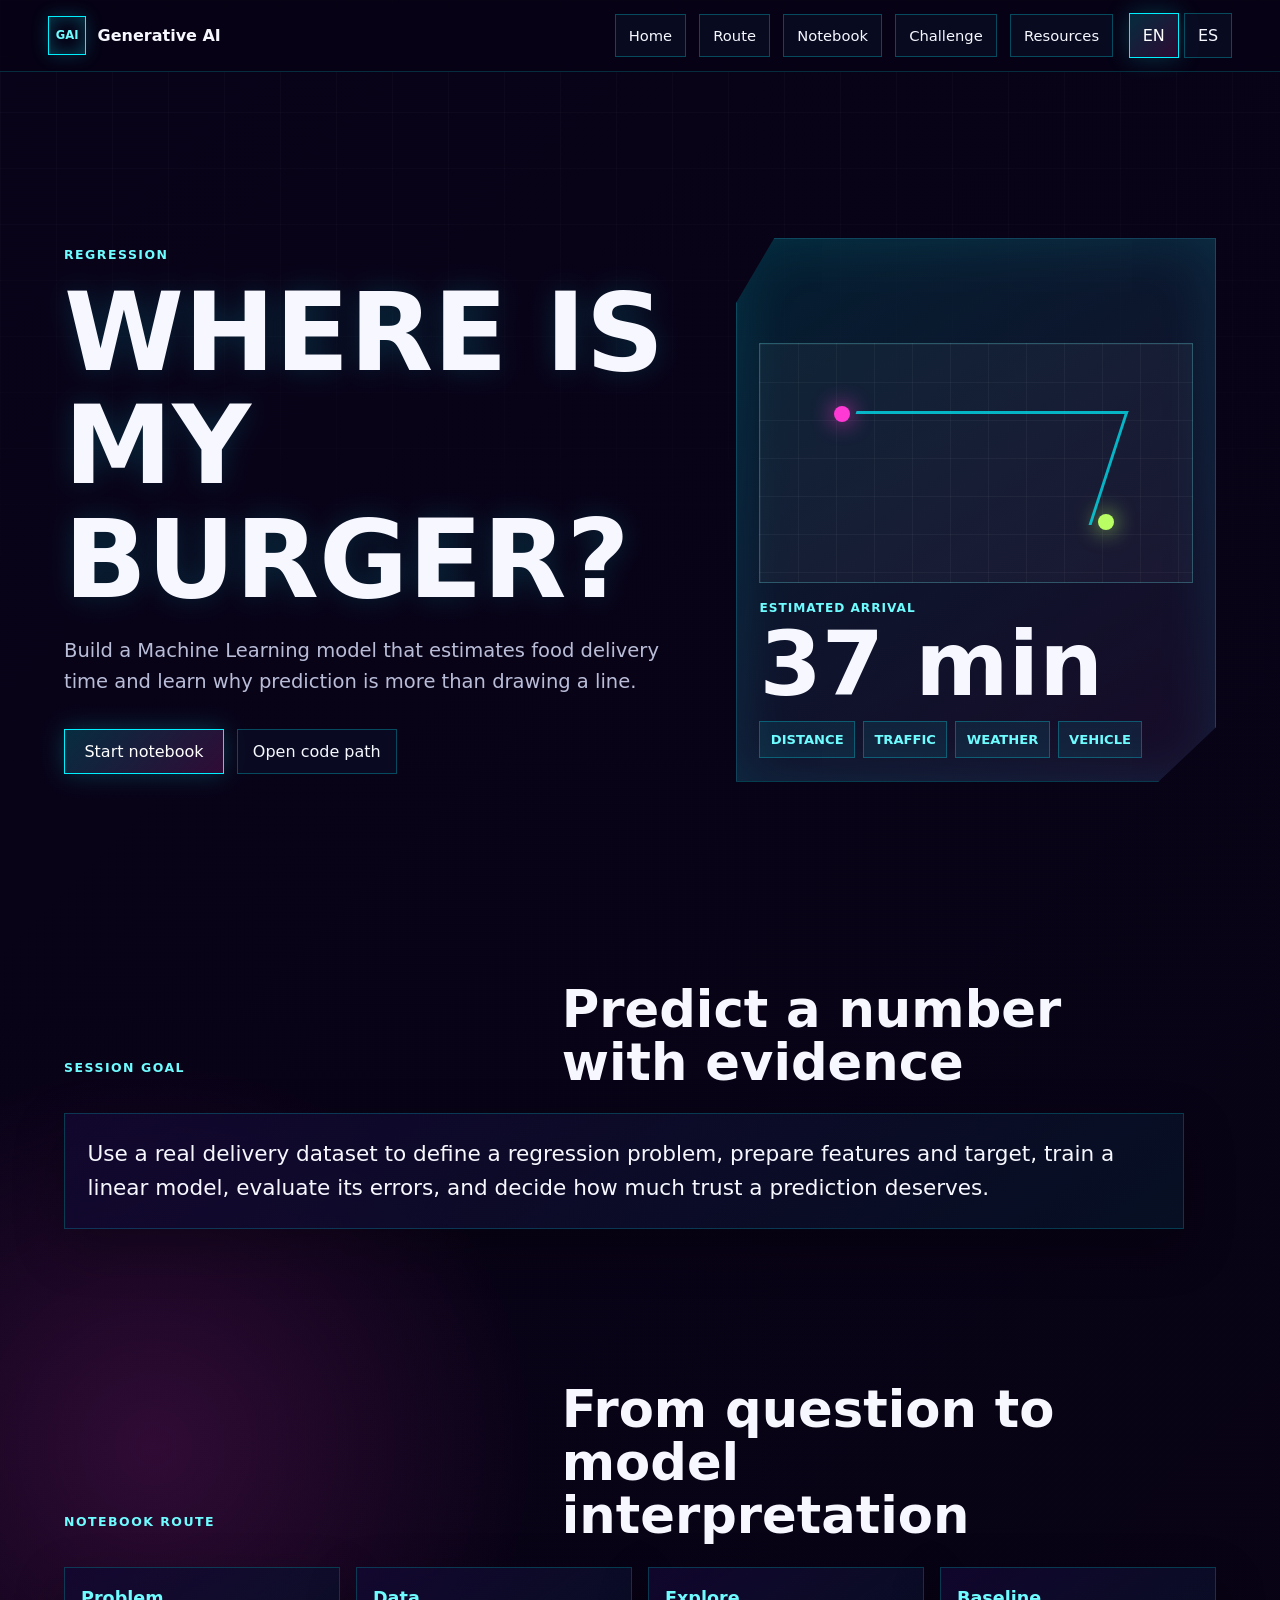
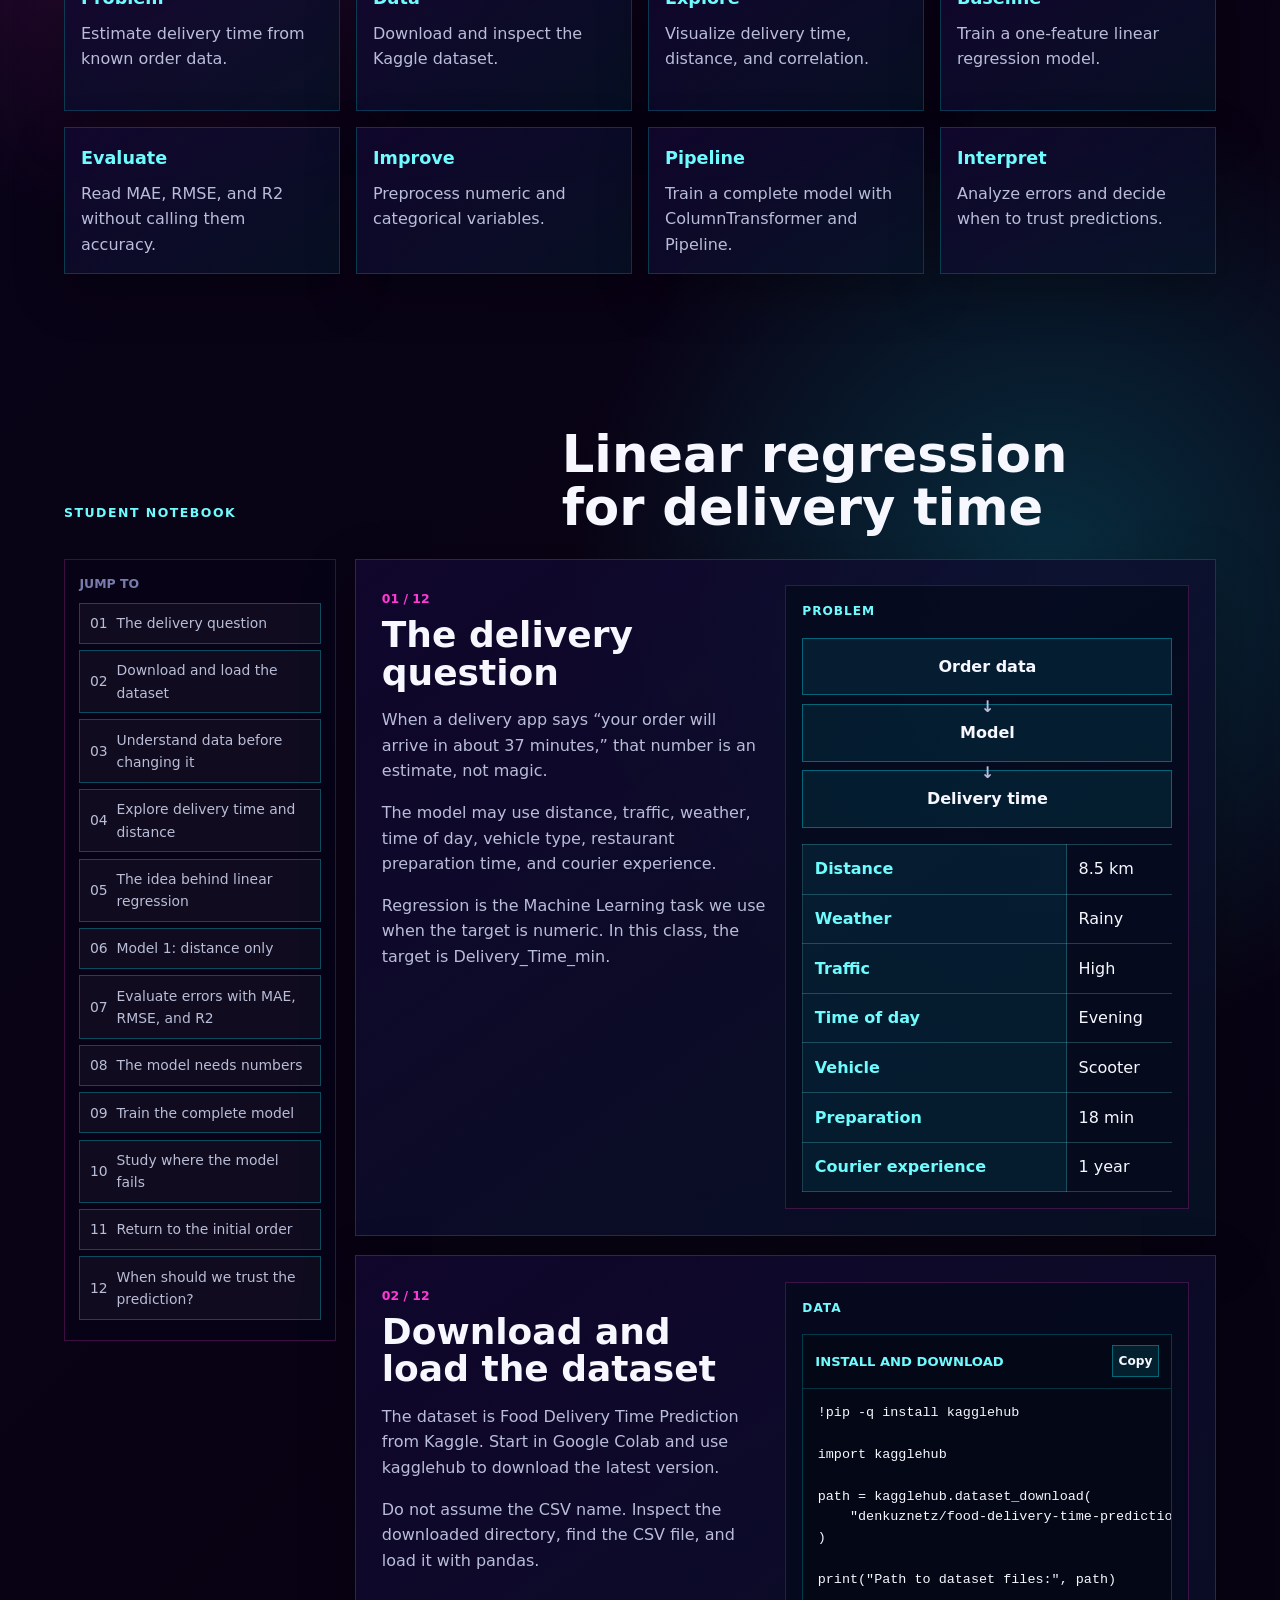
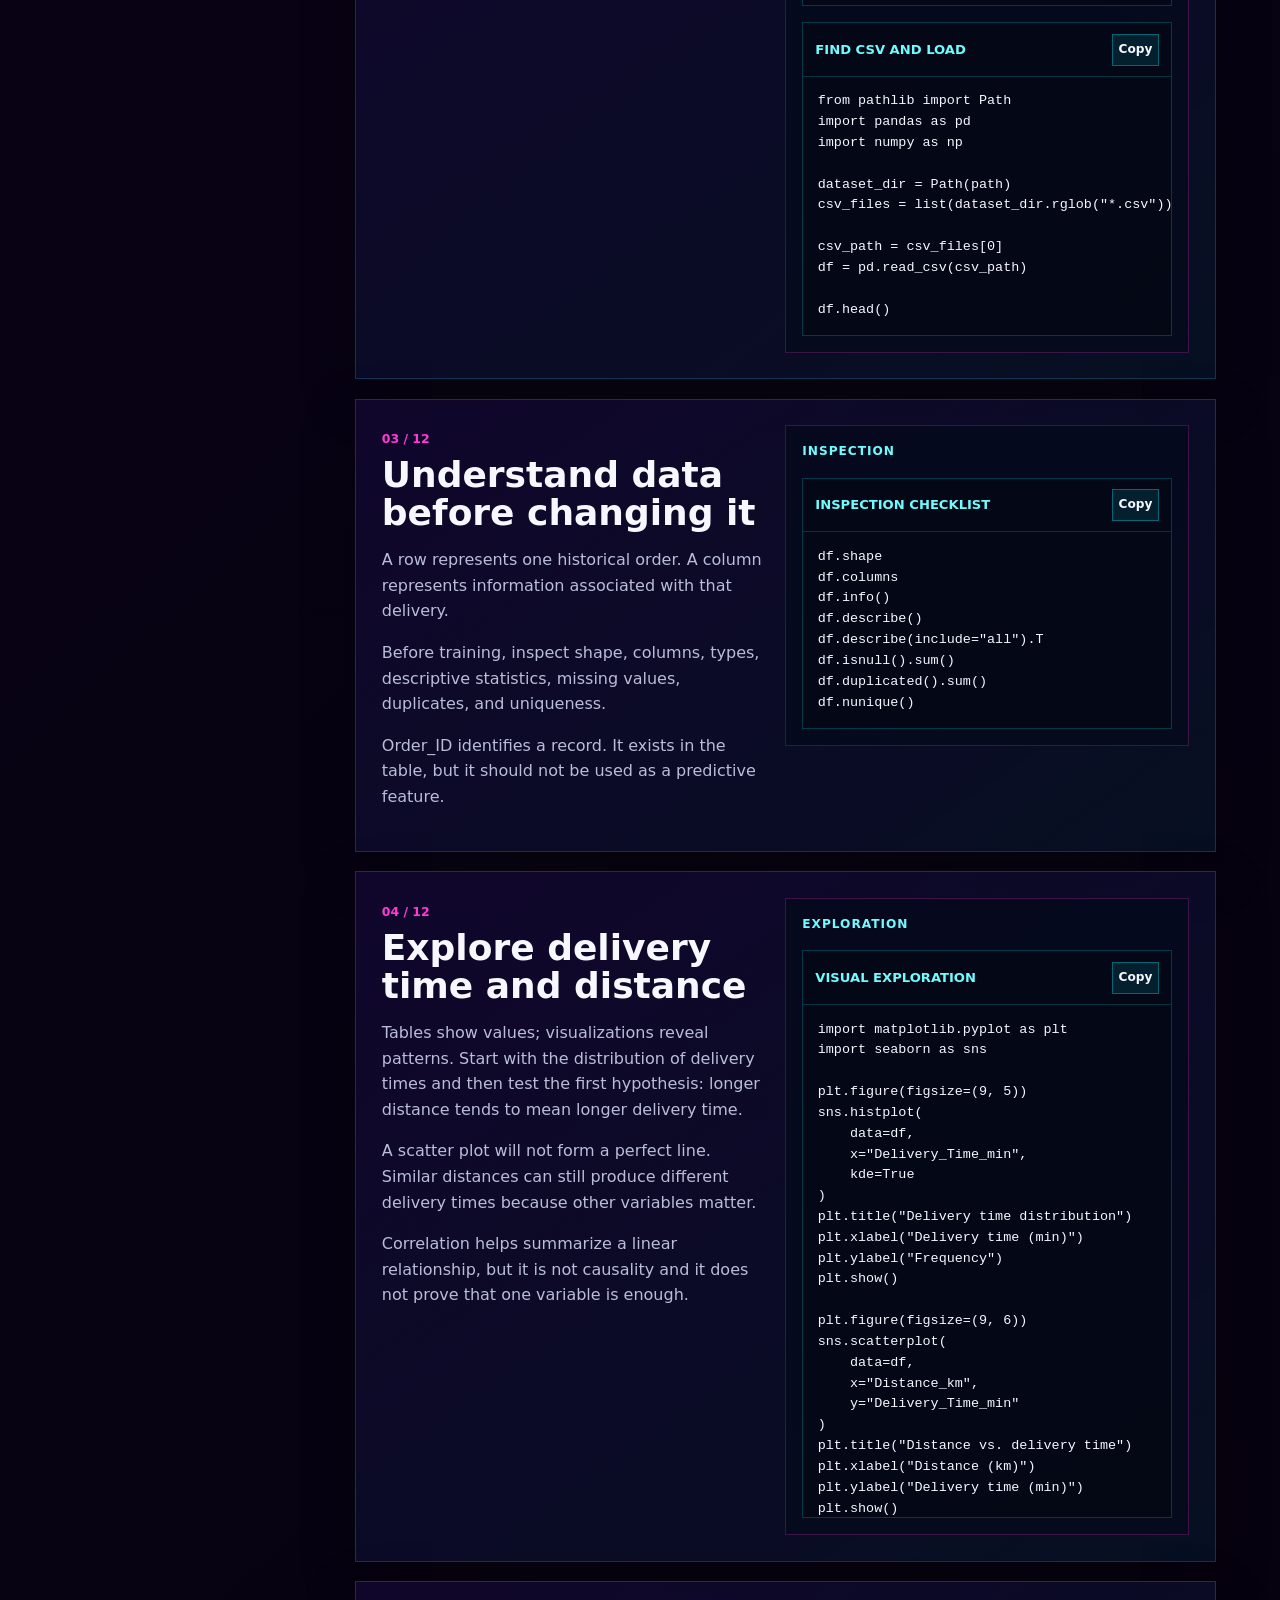
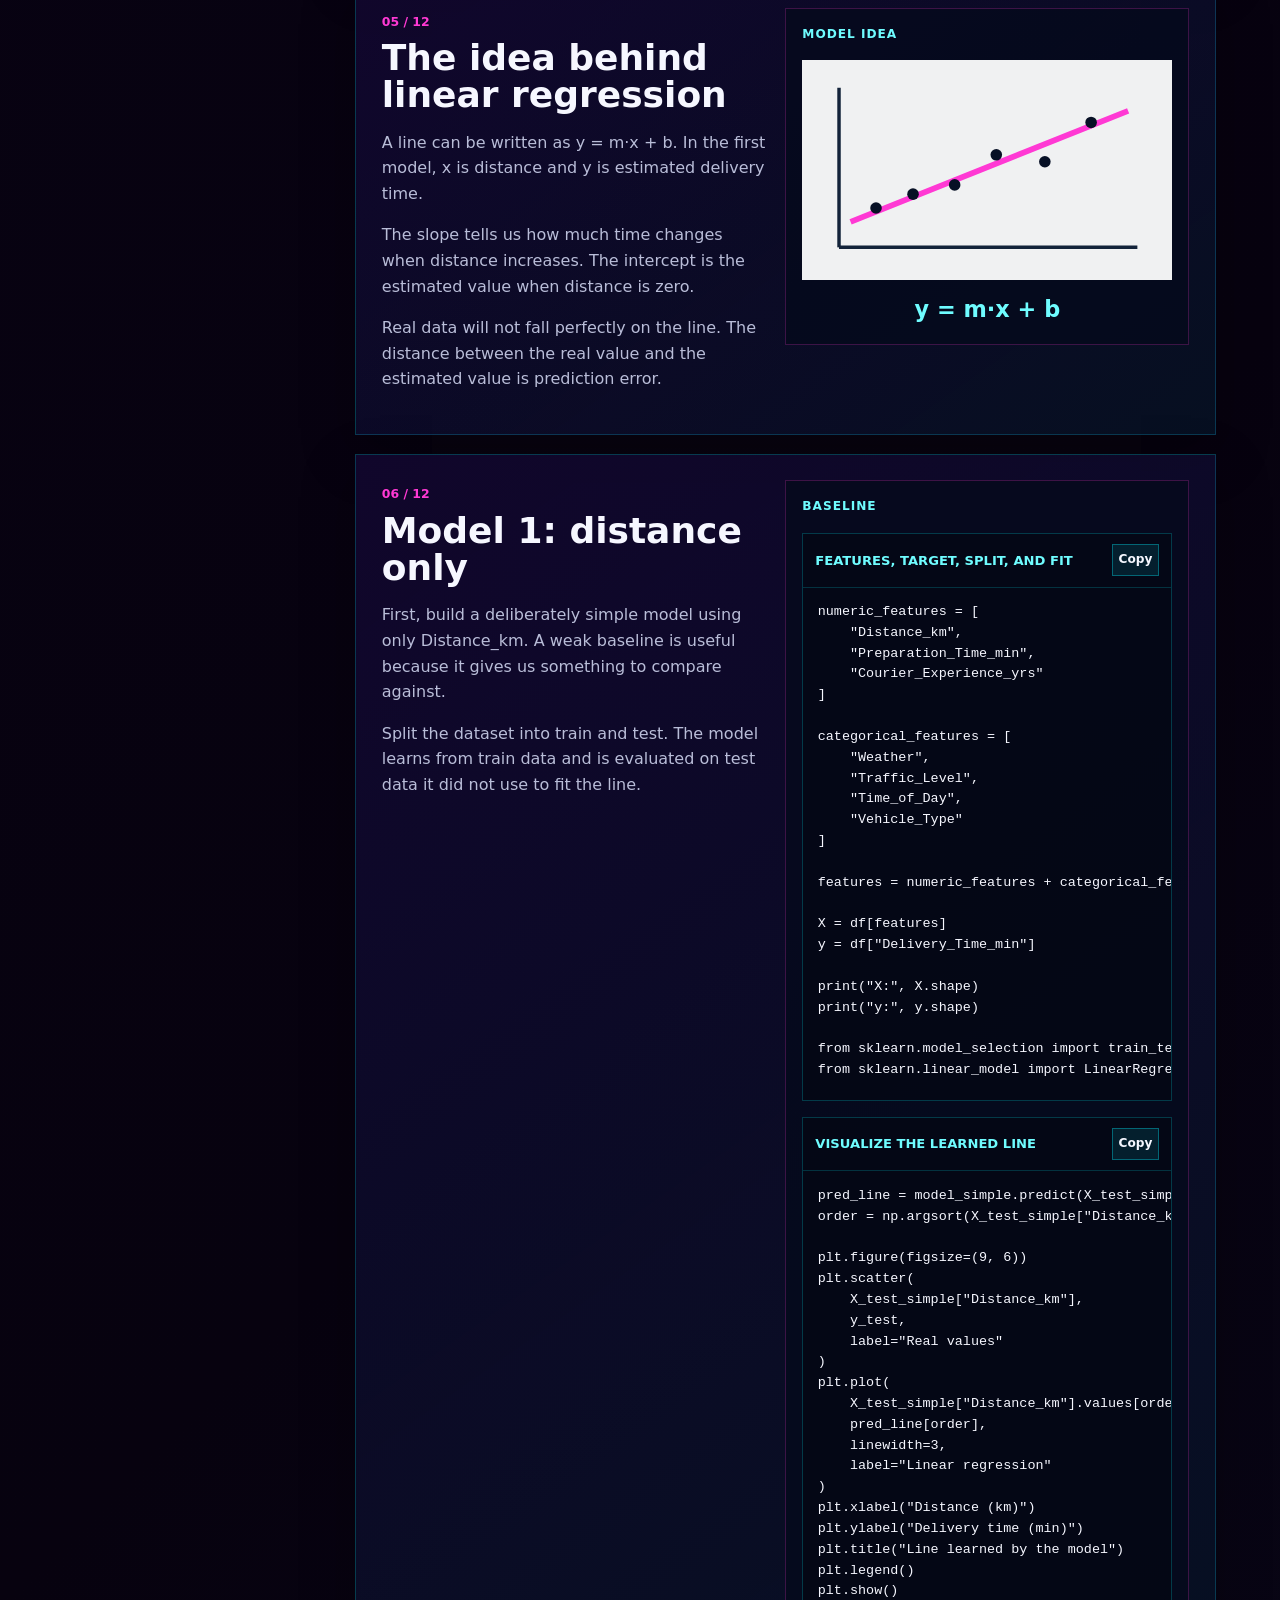
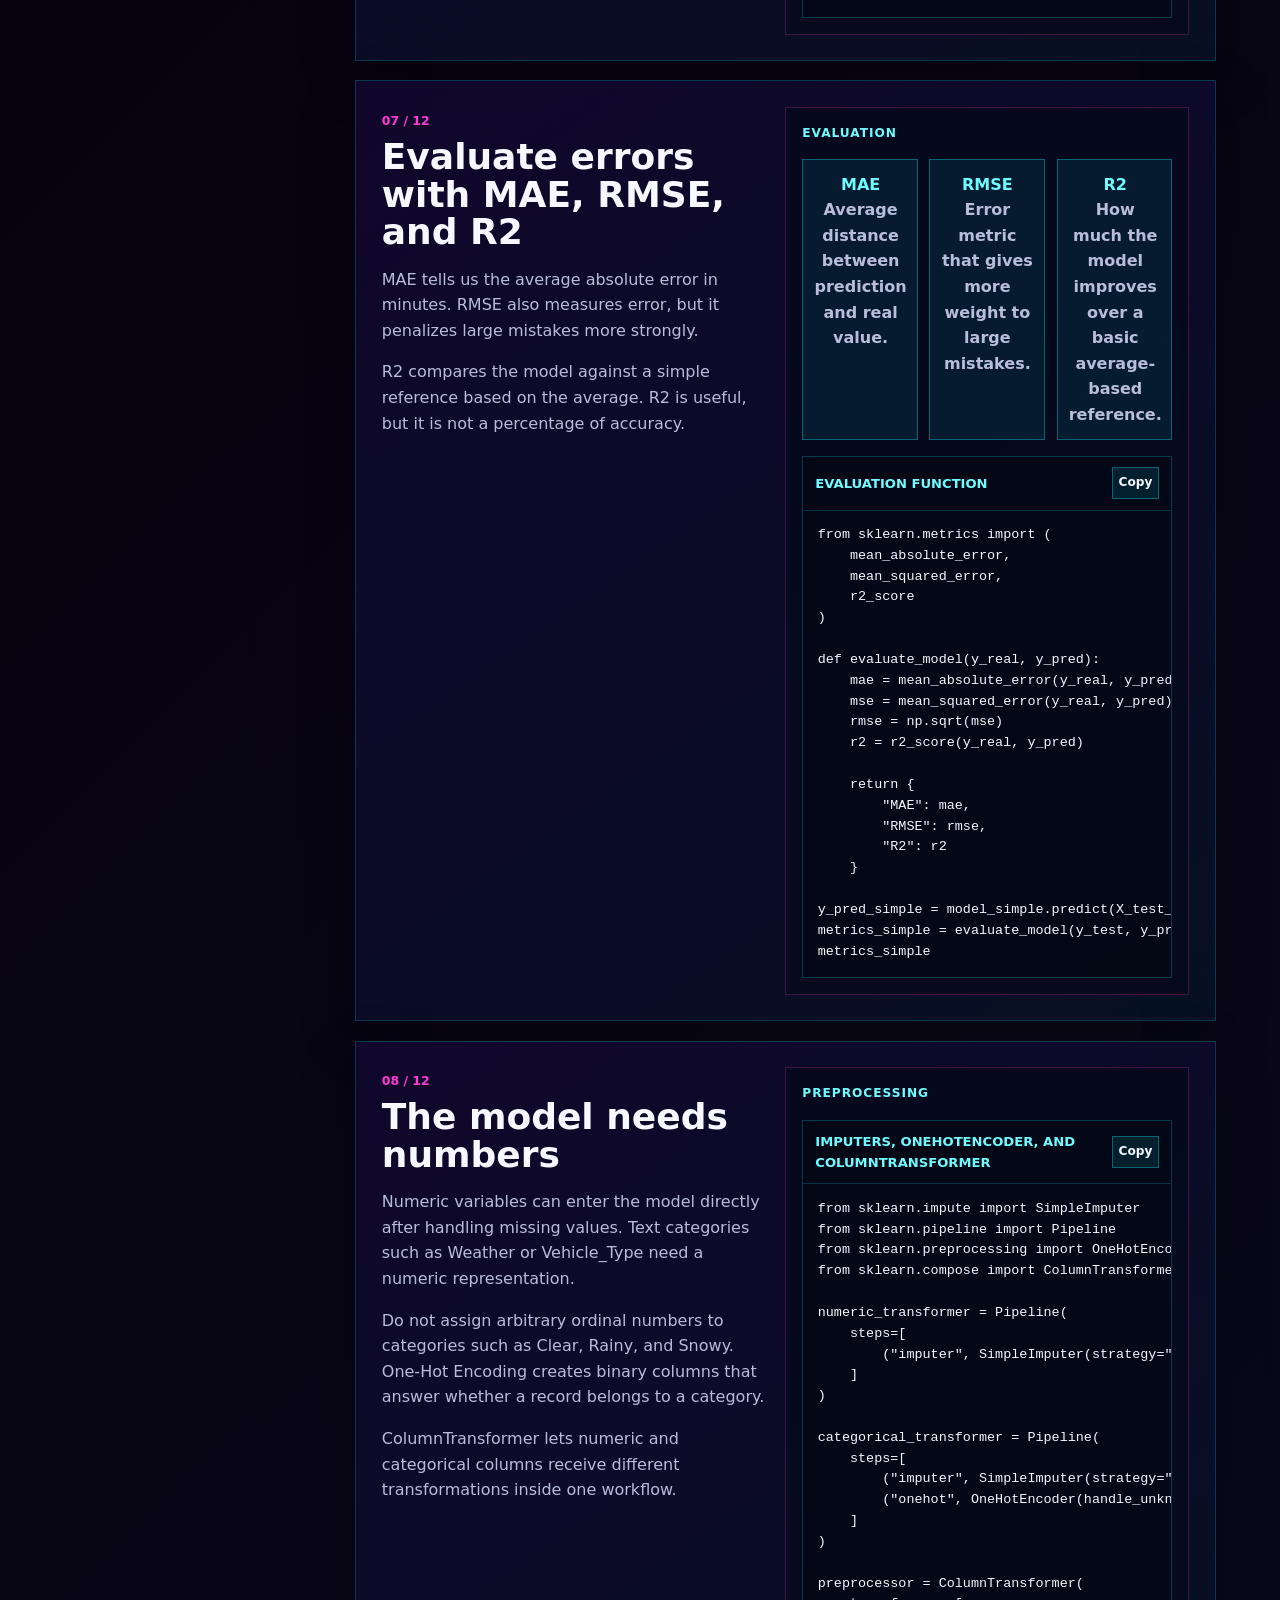
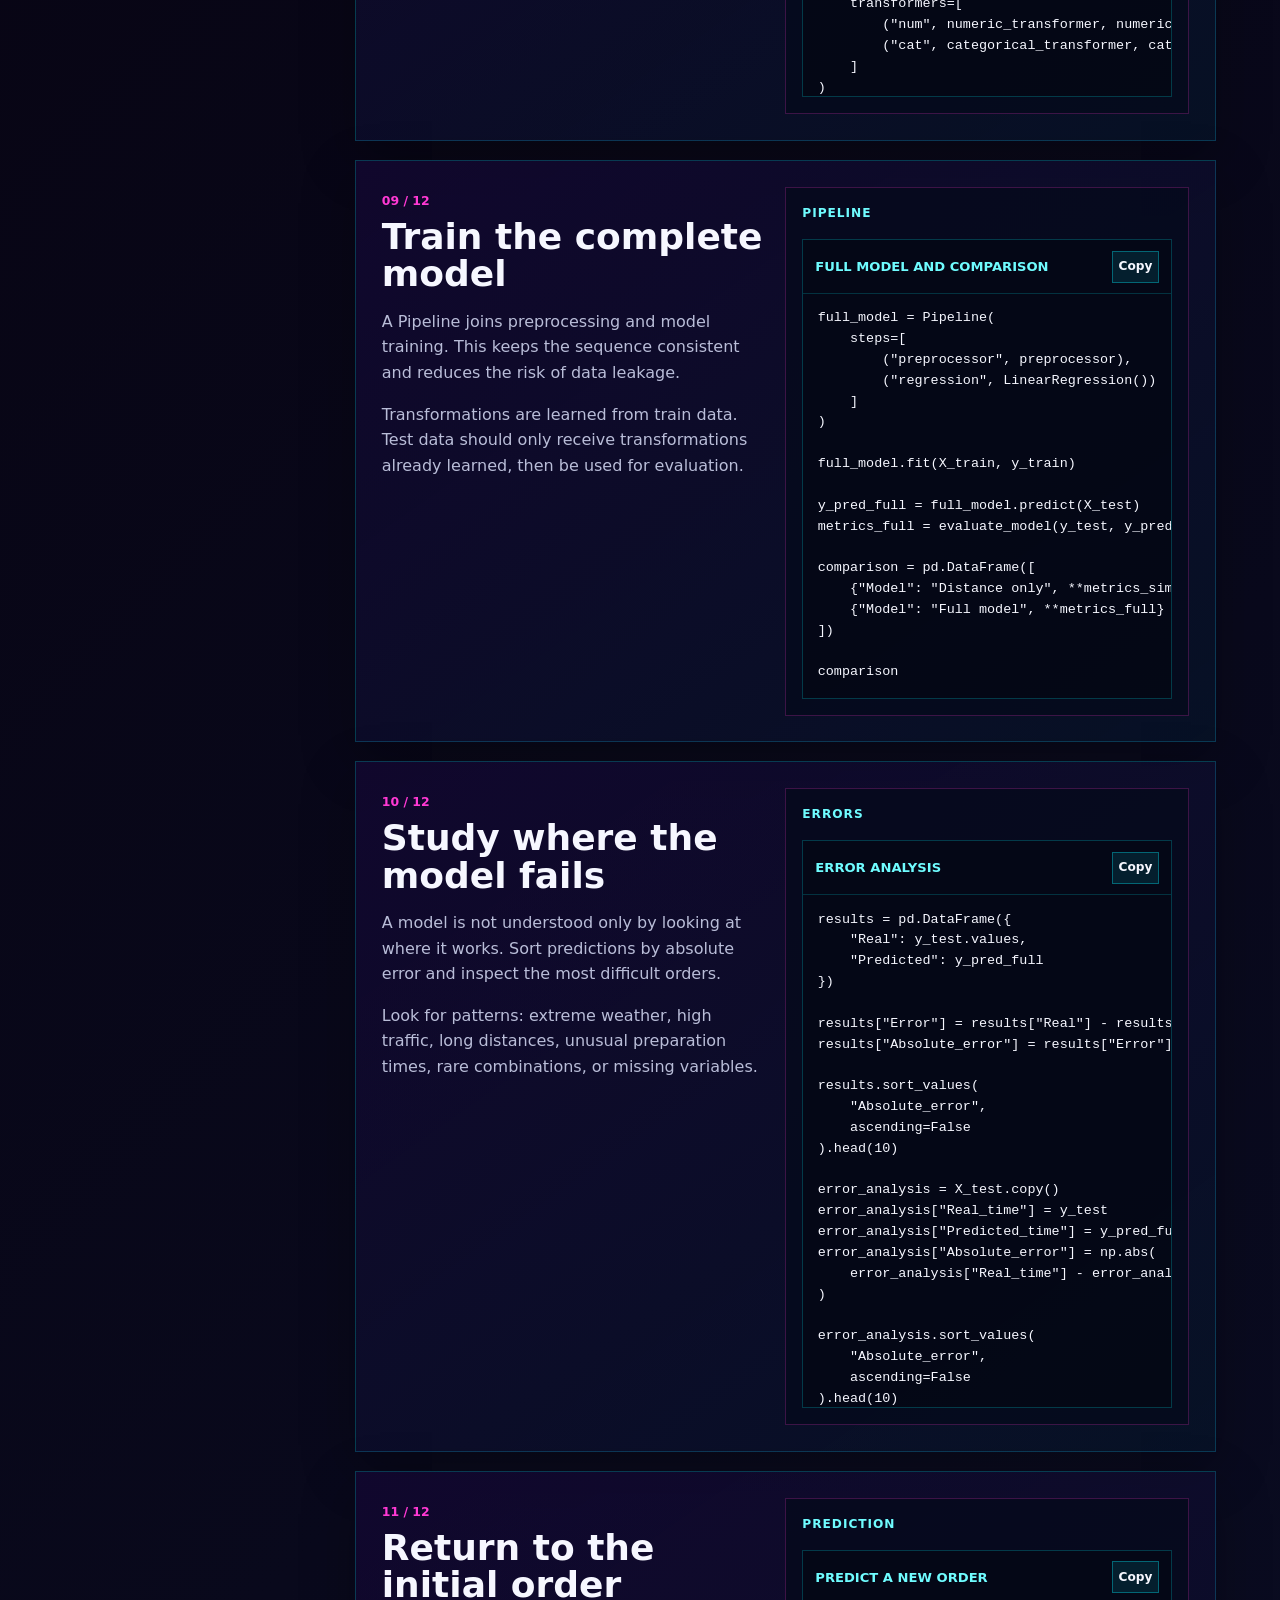
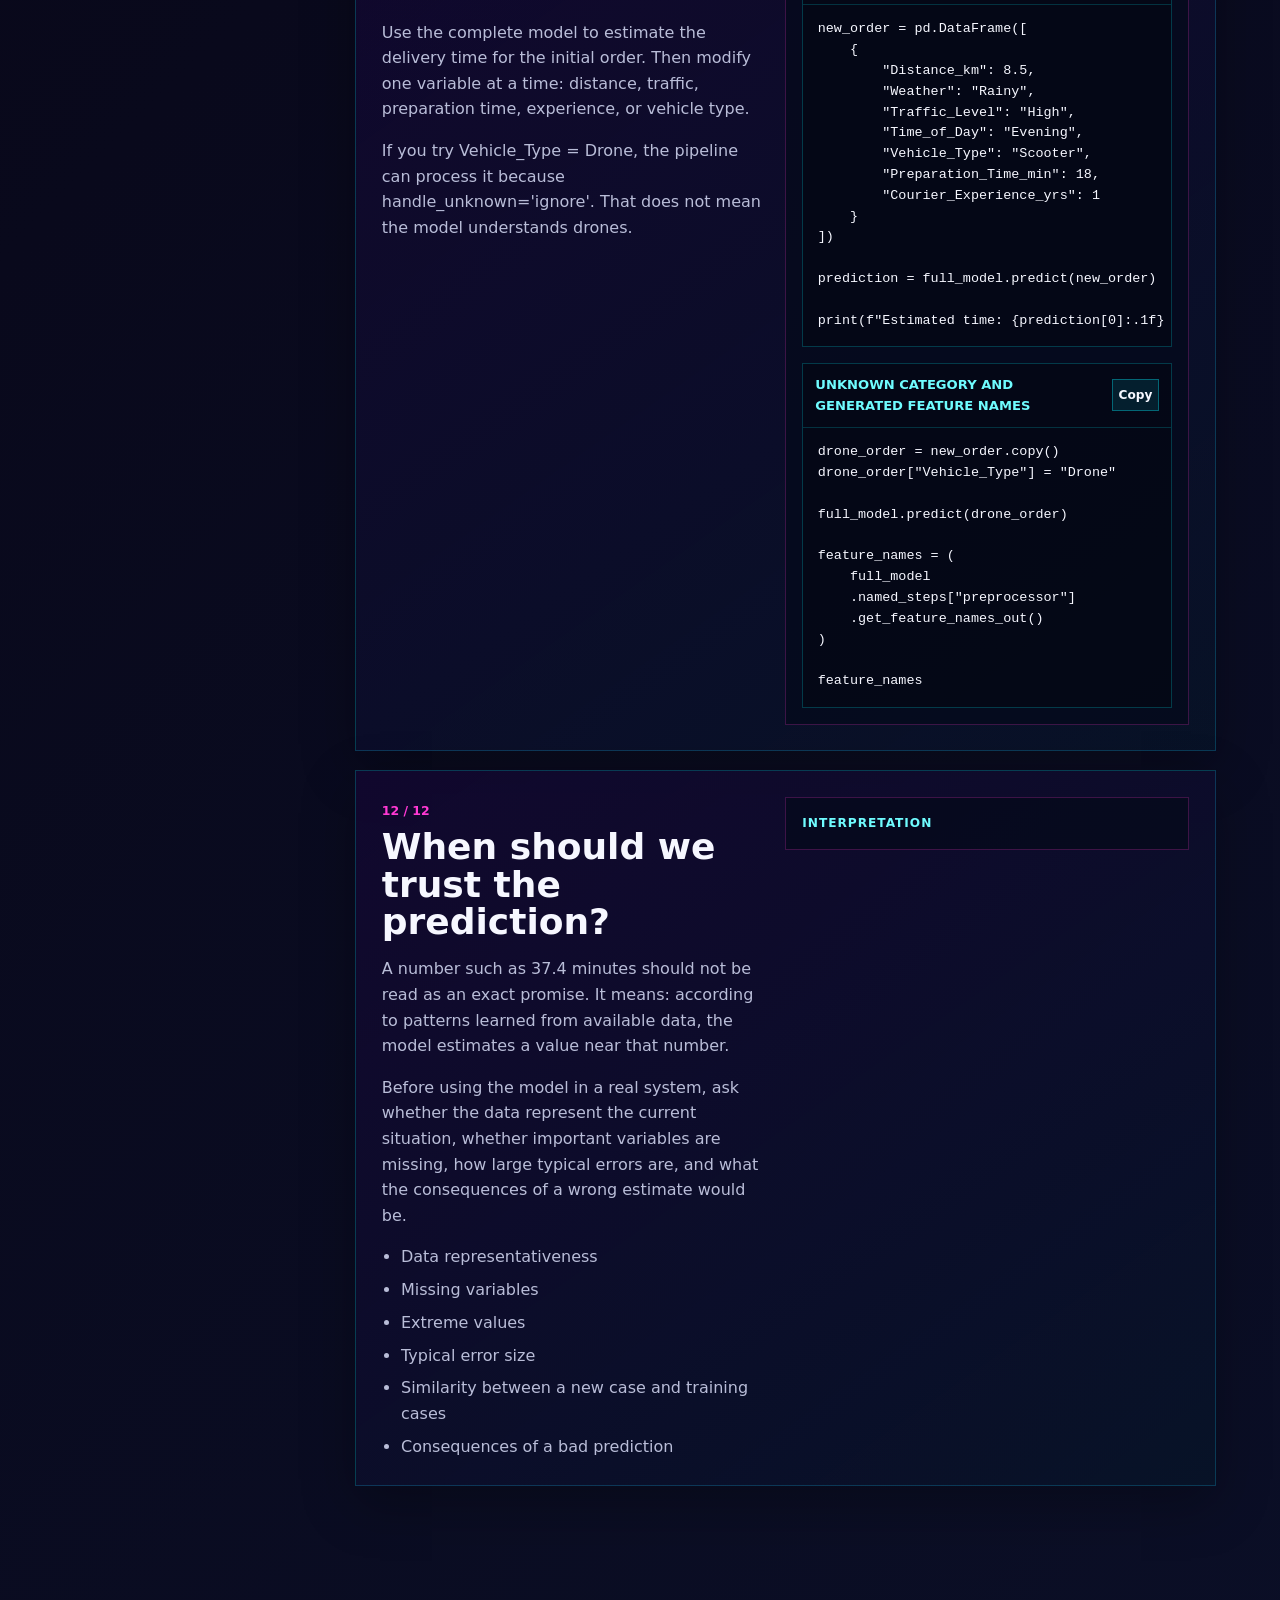
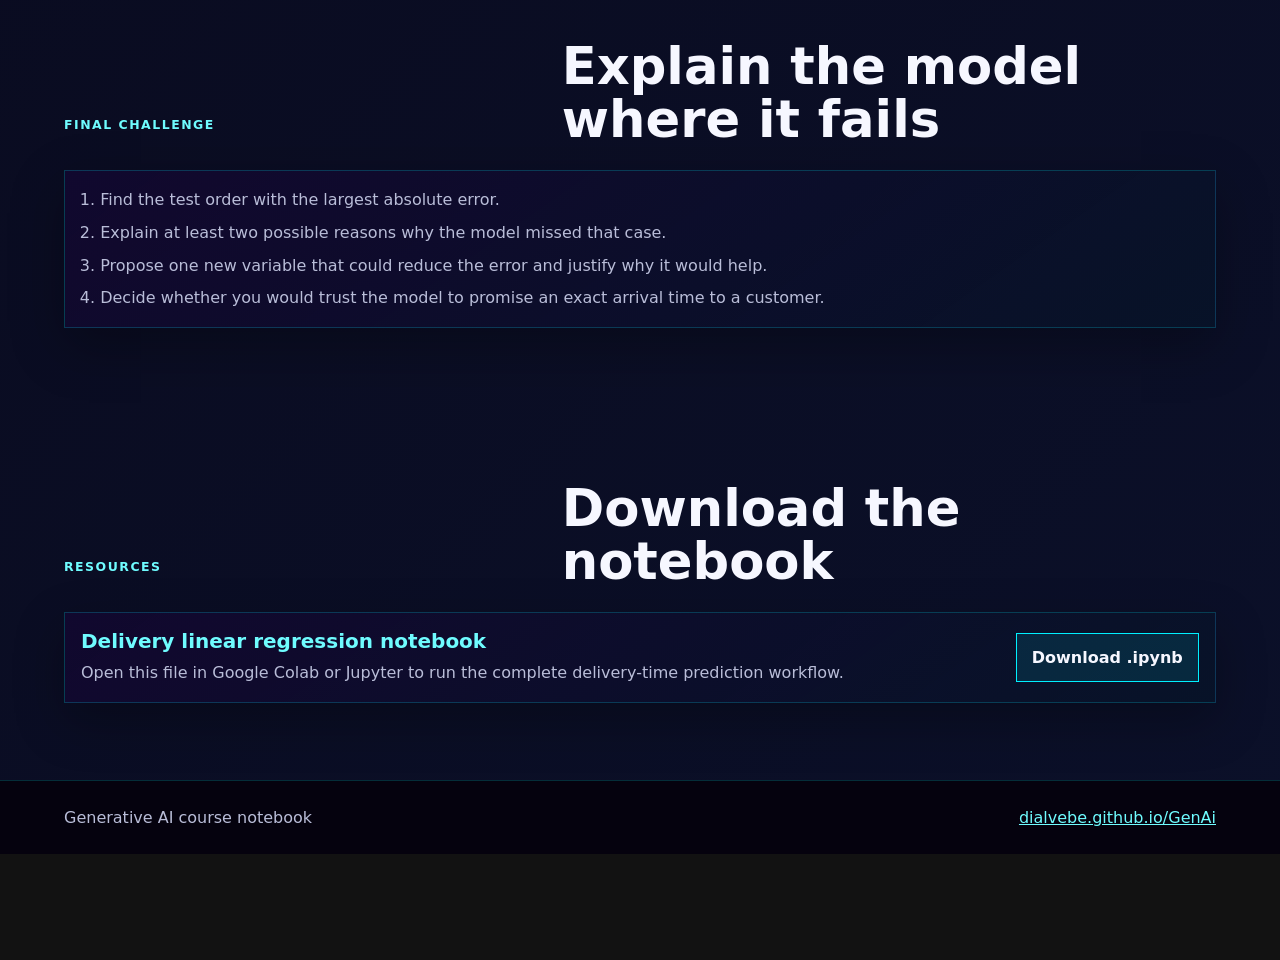
<file: clases/clase-02/index.html>
<!doctype html>
<html lang="en">
  <head>
    <meta charset="utf-8" />
    <meta name="viewport" content="width=device-width, initial-scale=1" />
    <meta
      name="description"
      content="A learning notebook about linear regression, Machine Learning, and delivery-time prediction."
    />
    <title>Linear Regression for Delivery Time | Generative AI</title>
    <link rel="stylesheet" href="../../styles.css?v=20261025-2" />
    <link rel="stylesheet" href="clase-02.css?v=20260811-2" />
  </head>
  <body>
    <header class="site-header">
      <a class="brand" href="../../" aria-label="Generative AI home">
        <span class="brand-mark">GAI</span>
        <span>Generative AI</span>
      </a>
      <nav class="top-nav" aria-label="Class navigation">
        <a href="../../" data-i18n="navHome">Home</a>
        <a href="#route" data-i18n="navRoute">Route</a>
        <a href="#notebook" data-i18n="navNotebook">Notebook</a>
        <a href="#challenge" data-i18n="navChallenge">Challenge</a>
        <a href="#resources" data-i18n="navResources">Resources</a>
      </nav>
      <div class="language-switch" role="group" aria-label="Language switch">
        <button class="lang-button is-active" type="button" data-lang="en">EN</button>
        <button class="lang-button" type="button" data-lang="es">ES</button>
      </div>
    </header>

    <main id="top" class="class-page">
      <section class="class-hero delivery-hero">
        <div class="class-hero-copy">
          <p class="eyebrow" data-i18n="classLabel">Regression</p>
          <h1 data-i18n="heroTitle">Where is my burger?</h1>
          <p class="hero-text" data-i18n="heroText">
            Build a Machine Learning model that estimates food delivery time and learn why prediction is more than drawing a line.
          </p>
          <div class="hero-actions">
            <a class="primary-action" href="#notebook" data-i18n="startNotebook">Start notebook</a>
            <a class="secondary-action" href="#code-lab" data-i18n="openCode">Open code path</a>
          </div>
        </div>
        <div class="delivery-card" aria-label="Food delivery prediction preview">
          <div class="delivery-map" aria-hidden="true">
            <span class="pin restaurant">&nbsp;</span>
            <span class="pin destination">&nbsp;</span>
            <span class="route-line">&nbsp;</span>
          </div>
          <div class="eta-box">
            <span data-i18n="etaLabel">Estimated arrival</span>
            <strong data-i18n="etaValue">37 min</strong>
          </div>
          <div class="signal-row">
            <span data-i18n="signalDistance">Distance</span>
            <span data-i18n="signalTraffic">Traffic</span>
            <span data-i18n="signalWeather">Weather</span>
            <span data-i18n="signalVehicle">Vehicle</span>
          </div>
        </div>
      </section>

      <section class="class-intro" aria-labelledby="outcome-title">
        <div class="section-heading">
          <p class="eyebrow" data-i18n="outcomeLabel">Session goal</p>
          <h2 id="outcome-title" data-i18n="outcomeTitle">Predict a number with evidence</h2>
        </div>
        <div class="competency-card">
          <p data-i18n="competencyText">
            Use a real delivery dataset to define a regression problem, prepare features and target, train a linear model, evaluate its errors, and decide how much trust a prediction deserves.
          </p>
        </div>
      </section>

      <section class="class-shell" id="route" aria-labelledby="route-title">
        <div class="section-heading">
          <p class="eyebrow" data-i18n="routeLabel">Notebook route</p>
          <h2 id="route-title" data-i18n="routeTitle">From question to model interpretation</h2>
        </div>
        <div class="route-grid" id="routeGrid"></div>
      </section>

      <section class="topics-shell class-shell" id="notebook" aria-labelledby="notebook-title">
        <div class="section-heading">
          <p class="eyebrow" data-i18n="notebookLabel">Student notebook</p>
          <h2 id="notebook-title" data-i18n="notebookTitle">Linear regression for delivery time</h2>
        </div>

        <div class="class-layout">
          <aside class="topic-index class-index" aria-label="Class index">
            <div class="index-title" data-i18n="indexTitle">Jump to</div>
            <div id="classIndex"></div>
          </aside>

          <div class="class-sections" id="lessonSections"></div>
        </div>
      </section>

      <section class="topics-shell class-shell" id="challenge" aria-labelledby="challenge-title">
        <div class="section-heading">
          <p class="eyebrow" data-i18n="challengeLabel">Final challenge</p>
          <h2 id="challenge-title" data-i18n="challengeTitle">Explain the model where it fails</h2>
        </div>
        <div class="check-card challenge-card">
          <ol>
            <li data-i18n="challenge1">Find the test order with the largest absolute error.</li>
            <li data-i18n="challenge2">Explain at least two possible reasons why the model missed that case.</li>
            <li data-i18n="challenge3">Propose one new variable that could reduce the error and justify why it would help.</li>
            <li data-i18n="challenge4">Decide whether you would trust the model to promise an exact arrival time to a customer.</li>
          </ol>
        </div>
      </section>

      <section class="topics-shell class-shell" id="resources" aria-labelledby="resources-title">
        <div class="section-heading">
          <p class="eyebrow" data-i18n="resourcesLabel">Resources</p>
          <h2 id="resources-title" data-i18n="resourcesTitle">Download the notebook</h2>
        </div>
        <div class="download-card">
          <div>
            <strong data-i18n="notebookTitleDownload">Delivery linear regression notebook</strong>
            <p data-i18n="notebookDescription">
              Open this file in Google Colab or Jupyter to run the complete delivery-time prediction workflow.
            </p>
          </div>
          <a
            class="download-action"
            href="resources/DeliveryRL_20262.ipynb"
            download
            data-i18n="downloadNotebook"
          >Download .ipynb</a>
        </div>
      </section>
    </main>

    <footer class="site-footer">
      <span data-i18n="footerText">Generative AI course notebook</span>
      <a href="../../">dialvebe.github.io/GenAi</a>
    </footer>

    <script src="clase-02.js?v=20261025-1"></script>
  </body>
</html>
</file>
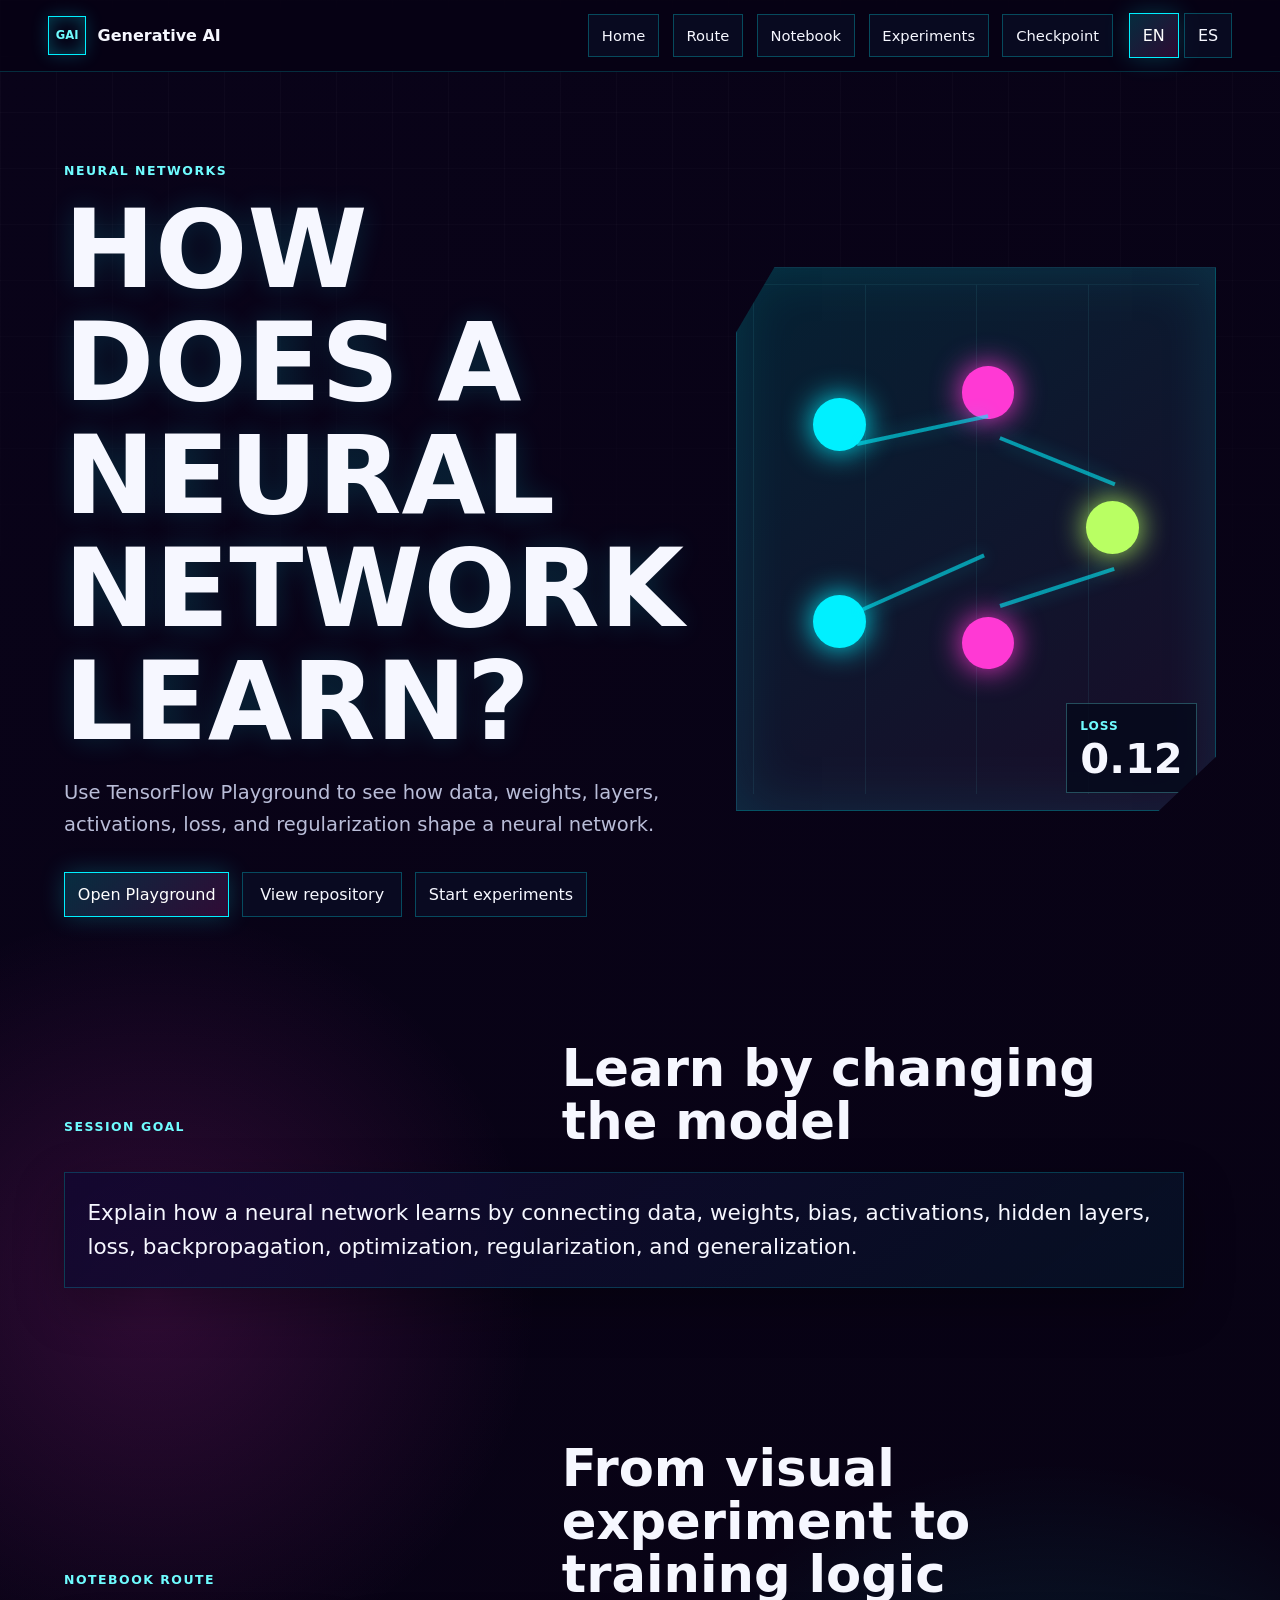
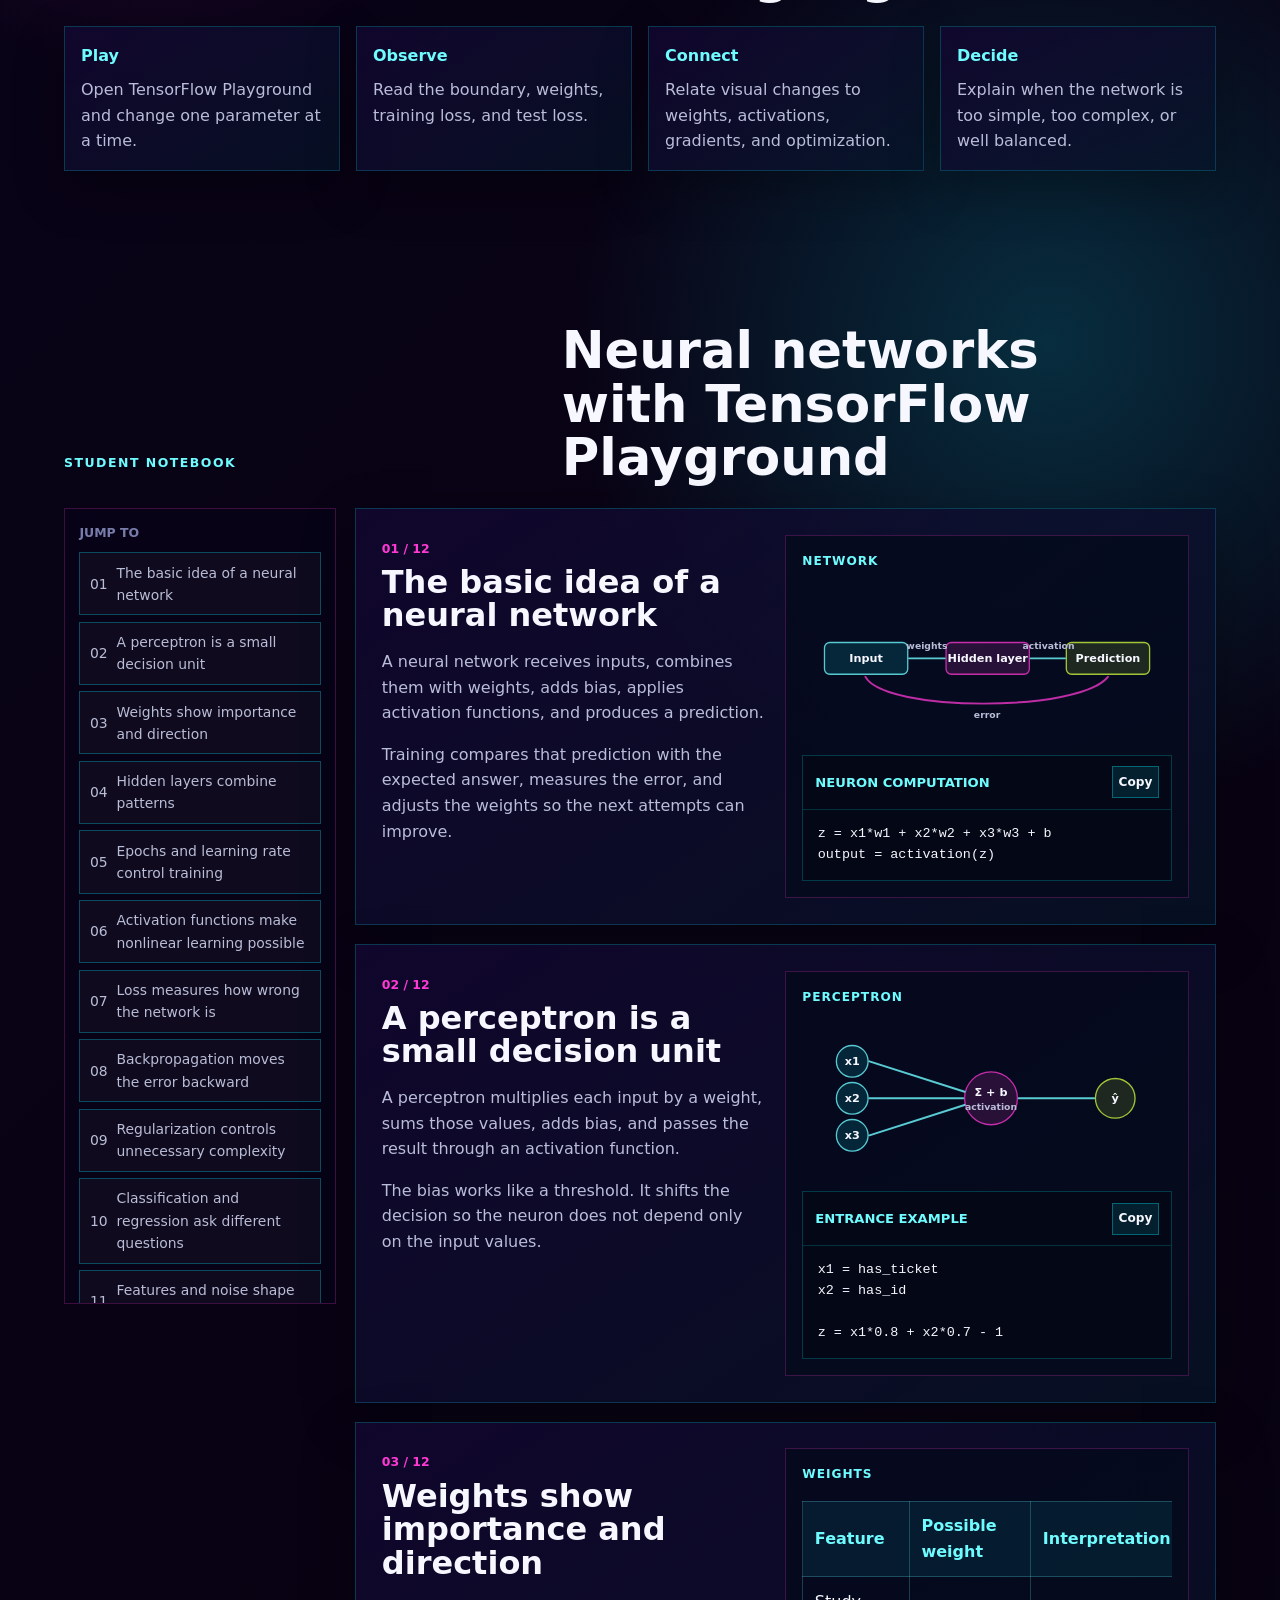
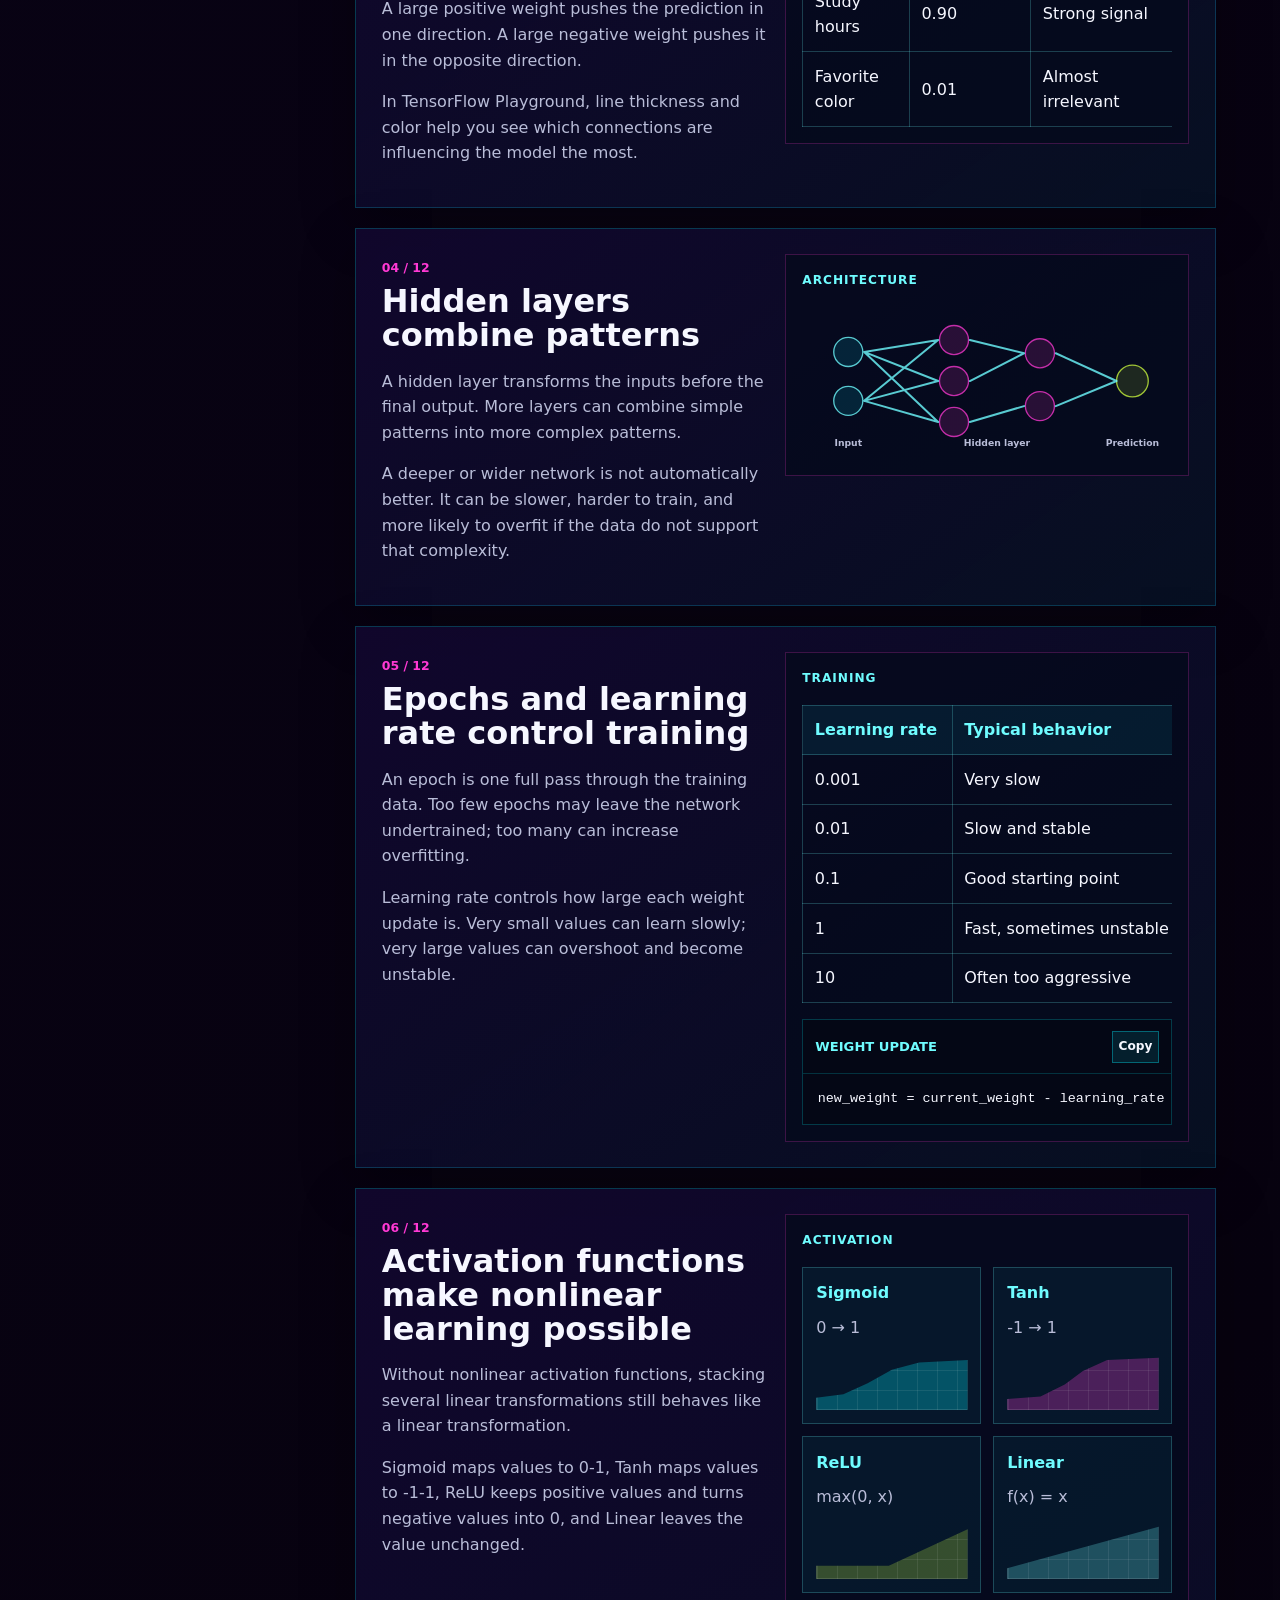
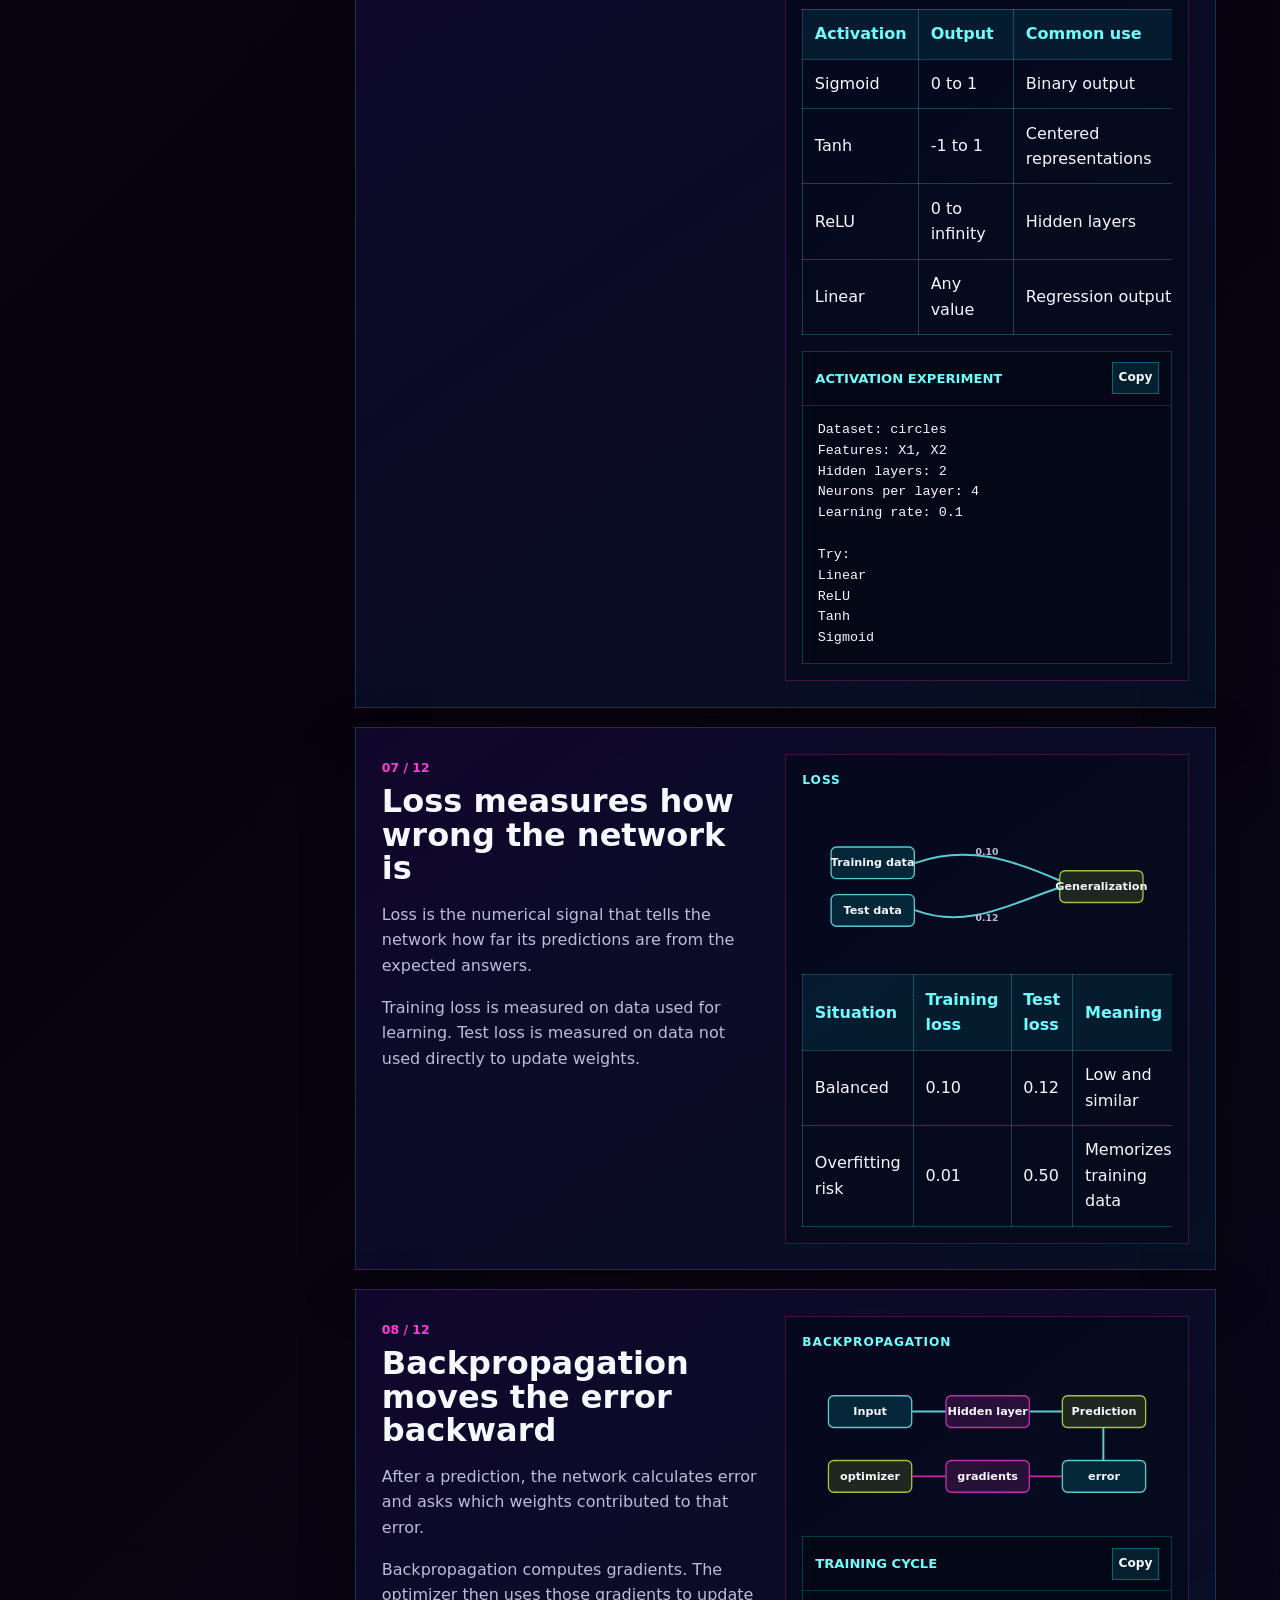
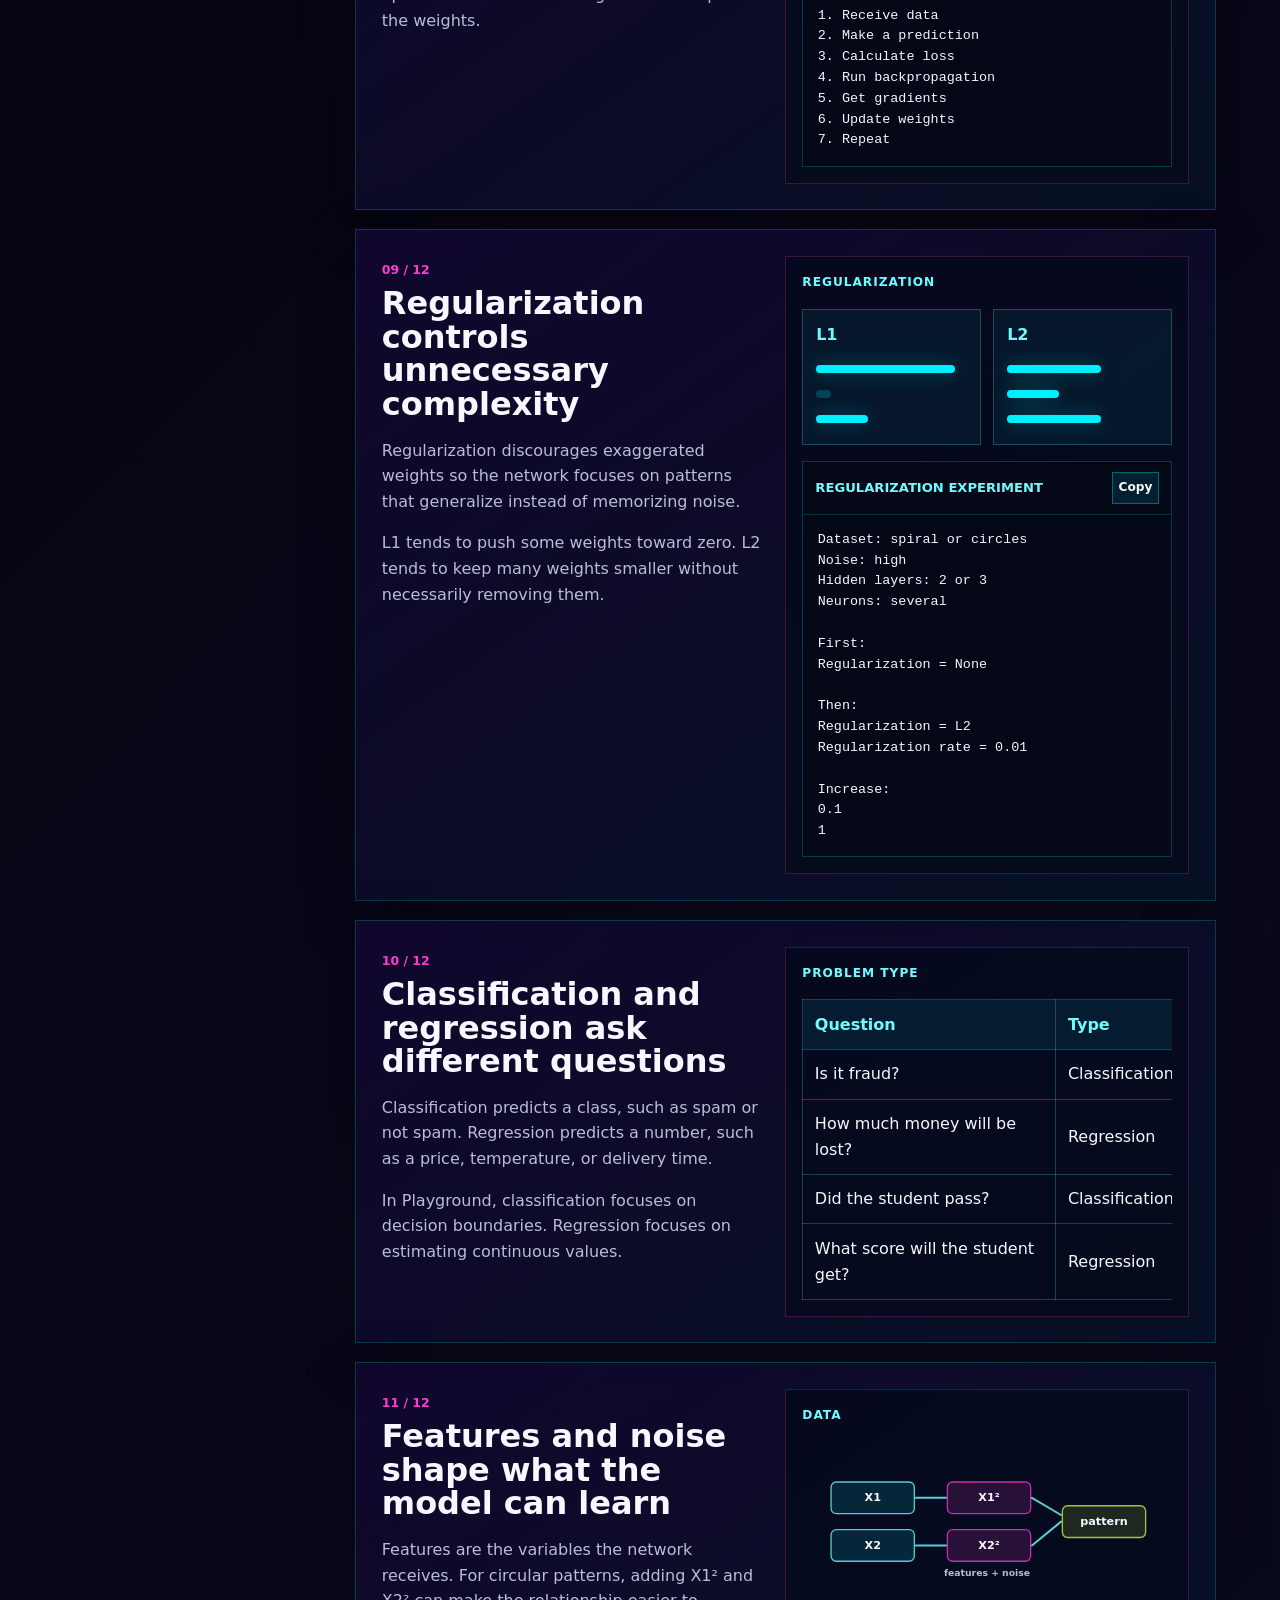
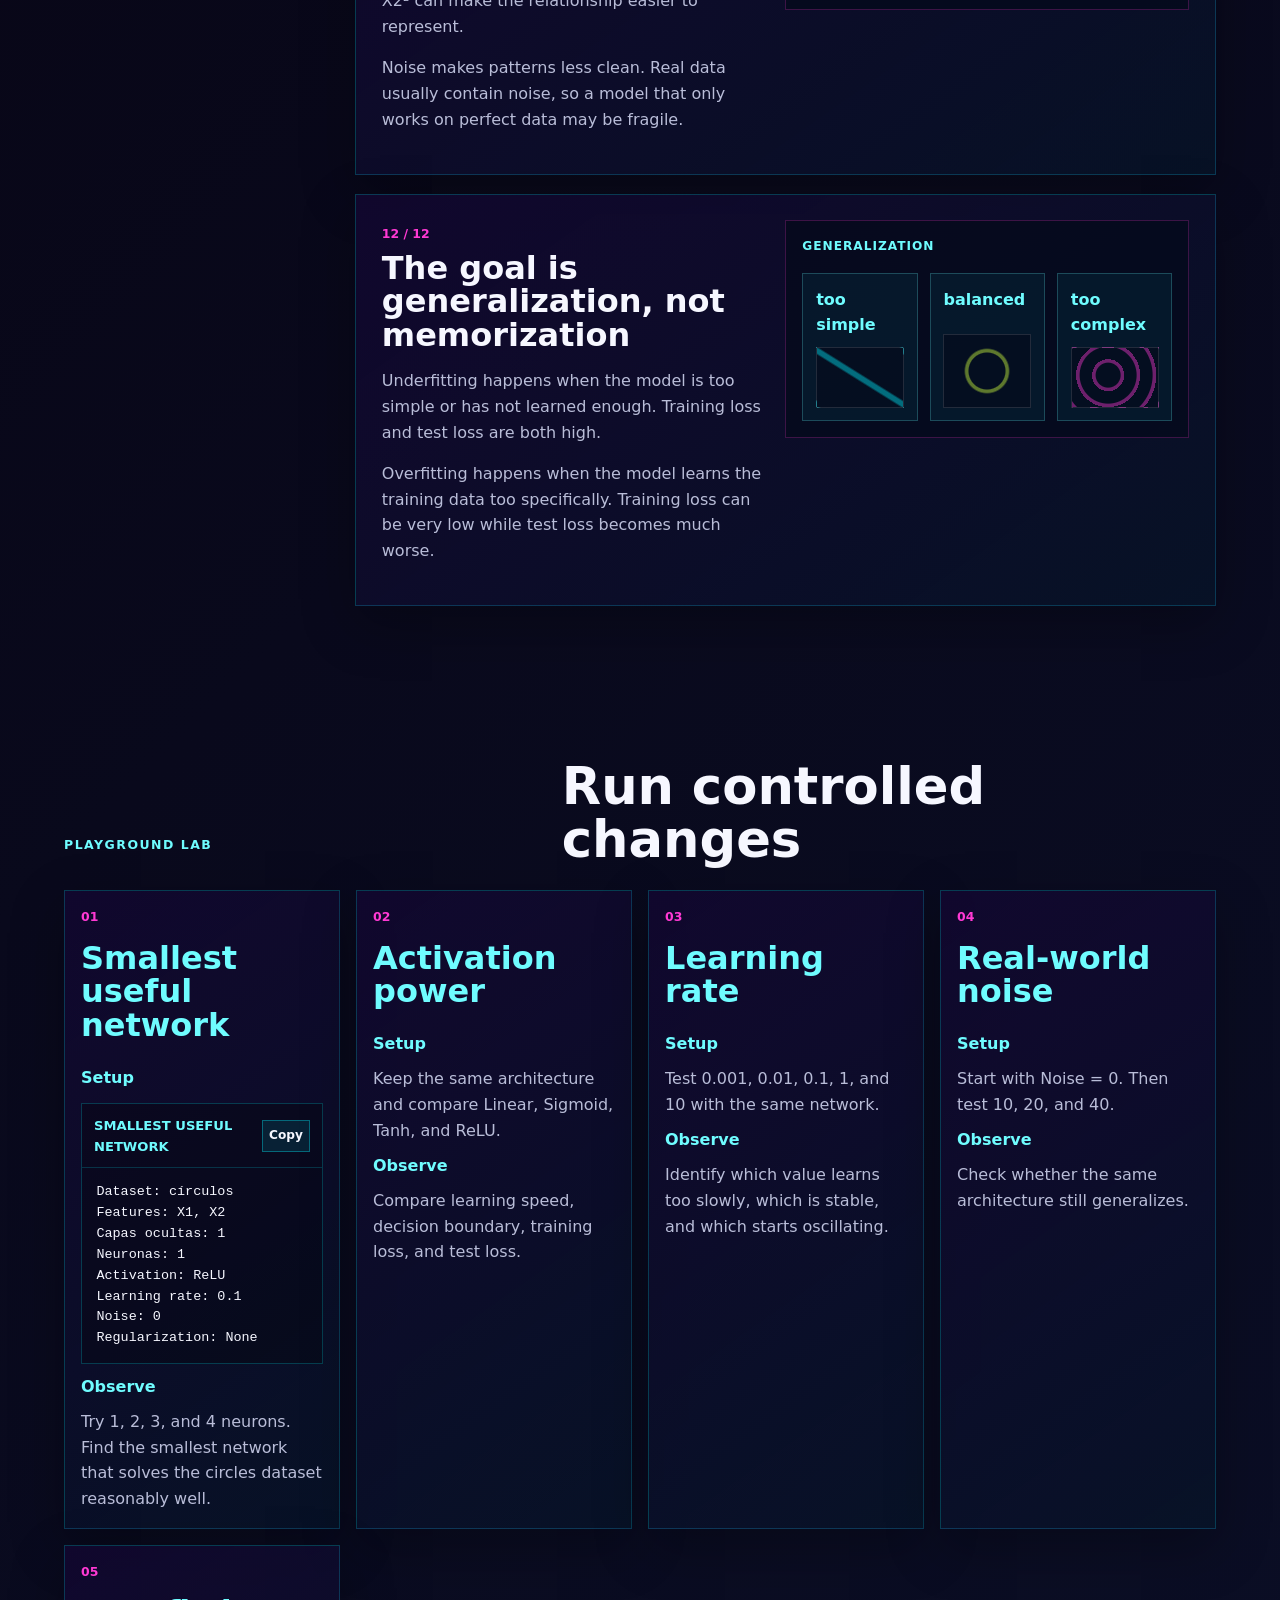
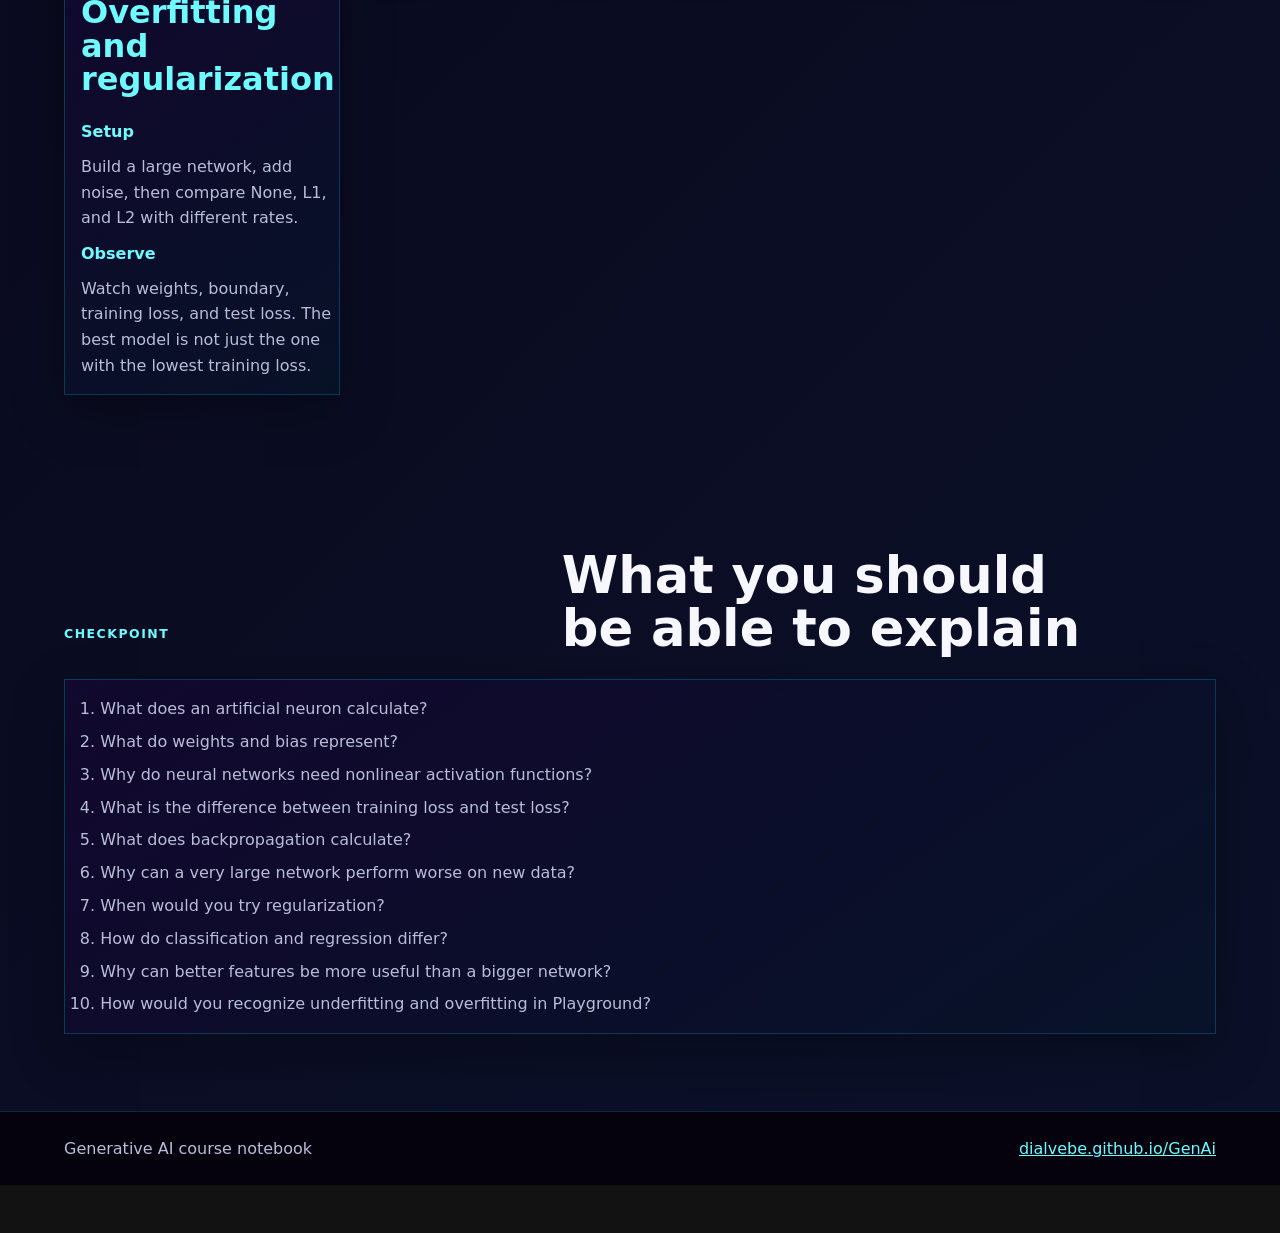
<file: clases/clase-03/index.html>
<!doctype html>
<html lang="en">
  <head>
    <meta charset="utf-8" />
    <meta name="viewport" content="width=device-width, initial-scale=1" />
    <meta
      name="description"
      content="A learning notebook about neural networks with TensorFlow Playground, weights, layers, activations, loss, regularization, and generalization."
    />
    <title>Neural Networks with TensorFlow Playground | Generative AI</title>
    <link rel="stylesheet" href="../../styles.css?v=20261025-2" />
    <link rel="stylesheet" href="clase-03.css?v=20260913-2" />
  </head>
  <body>
    <header class="site-header">
      <a class="brand" href="../../" aria-label="Generative AI home">
        <span class="brand-mark">GAI</span>
        <span>Generative AI</span>
      </a>
      <nav class="top-nav" aria-label="Class navigation">
        <a href="../../" data-i18n="navHome">Home</a>
        <a href="#route" data-i18n="navRoute">Route</a>
        <a href="#notebook" data-i18n="navNotebook">Notebook</a>
        <a href="#experiments" data-i18n="navExperiments">Experiments</a>
        <a href="#checkpoint" data-i18n="navCheckpoint">Checkpoint</a>
      </nav>
      <div class="language-switch" role="group" aria-label="Language switch">
        <button class="lang-button is-active" type="button" data-lang="en">EN</button>
        <button class="lang-button" type="button" data-lang="es">ES</button>
      </div>
    </header>

    <main id="top" class="class-page playground-page">
      <section class="class-hero playground-hero">
        <div class="class-hero-copy">
          <p class="eyebrow" data-i18n="classLabel">Neural networks</p>
          <h1 data-i18n="heroTitle">How does a neural network learn?</h1>
          <p class="hero-text" data-i18n="heroText">
            Use TensorFlow Playground to see how data, weights, layers, activations, loss, and regularization shape a neural network.
          </p>
          <div class="hero-actions">
            <a class="primary-action" href="https://playground.tensorflow.org/" rel="noreferrer" data-i18n="openPlayground">Open Playground</a>
            <a class="secondary-action" href="https://github.com/tensorflow/playground" rel="noreferrer" data-i18n="openRepository">View repository</a>
            <a class="secondary-action" href="#experiments" data-i18n="startExperiments">Start experiments</a>
          </div>
        </div>
        <div class="network-stage" aria-label="Neural network visual preview">
          <div class="stage-grid" aria-hidden="true">
            <span>&nbsp;</span><span>&nbsp;</span><span>&nbsp;</span><span>&nbsp;</span>
          </div>
          <div class="stage-nodes" aria-hidden="true">
            <span class="node input n1">&nbsp;</span>
            <span class="node input n2">&nbsp;</span>
            <span class="node hidden n3">&nbsp;</span>
            <span class="node hidden n4">&nbsp;</span>
            <span class="node output n5">&nbsp;</span>
            <span class="wire w1">&nbsp;</span>
            <span class="wire w2">&nbsp;</span>
            <span class="wire w3">&nbsp;</span>
            <span class="wire w4">&nbsp;</span>
          </div>
          <div class="loss-chip">
            <span data-i18n="lossChip">loss</span>
            <strong>0.12</strong>
          </div>
        </div>
      </section>

      <section class="class-intro" aria-labelledby="outcome-title">
        <div class="section-heading">
          <p class="eyebrow" data-i18n="outcomeLabel">Session goal</p>
          <h2 id="outcome-title" data-i18n="outcomeTitle">Learn by changing the model</h2>
        </div>
        <div class="competency-card">
          <p data-i18n="competencyText">
            Explain how a neural network learns by connecting data, weights, bias, activations, hidden layers, loss, backpropagation, optimization, regularization, and generalization.
          </p>
        </div>
      </section>

      <section class="class-shell" id="route" aria-labelledby="route-title">
        <div class="section-heading">
          <p class="eyebrow" data-i18n="routeLabel">Notebook route</p>
          <h2 id="route-title" data-i18n="routeTitle">From visual experiment to training logic</h2>
        </div>
        <div class="route-grid" id="routeGrid"></div>
      </section>

      <section class="topics-shell class-shell" id="notebook" aria-labelledby="notebook-title">
        <div class="section-heading">
          <p class="eyebrow" data-i18n="notebookLabel">Student notebook</p>
          <h2 id="notebook-title" data-i18n="notebookTitle">Neural networks with TensorFlow Playground</h2>
        </div>

        <div class="class-layout">
          <aside class="topic-index class-index" aria-label="Class index">
            <div class="index-title" data-i18n="indexTitle">Jump to</div>
            <div id="classIndex"></div>
          </aside>

          <div class="class-sections" id="lessonSections"></div>
        </div>
      </section>

      <section class="topics-shell class-shell" id="experiments" aria-labelledby="experiments-title">
        <div class="section-heading">
          <p class="eyebrow" data-i18n="experimentsLabel">Playground lab</p>
          <h2 id="experiments-title" data-i18n="experimentsTitle">Run controlled changes</h2>
        </div>
        <div class="experiment-grid" id="experimentGrid"></div>
      </section>

      <section class="topics-shell class-shell" id="checkpoint" aria-labelledby="checkpoint-title">
        <div class="section-heading">
          <p class="eyebrow" data-i18n="checkpointLabel">Checkpoint</p>
          <h2 id="checkpoint-title" data-i18n="checkpointTitle">What you should be able to explain</h2>
        </div>
        <div class="check-card checkpoint-card">
          <ol id="checkpointList"></ol>
        </div>
      </section>
    </main>

    <footer class="site-footer">
      <span data-i18n="footerText">Generative AI course notebook</span>
      <a href="../../">dialvebe.github.io/GenAi</a>
    </footer>

    <script src="clase-03.js?v=20260913-2"></script>
  </body>
</html>
</file>
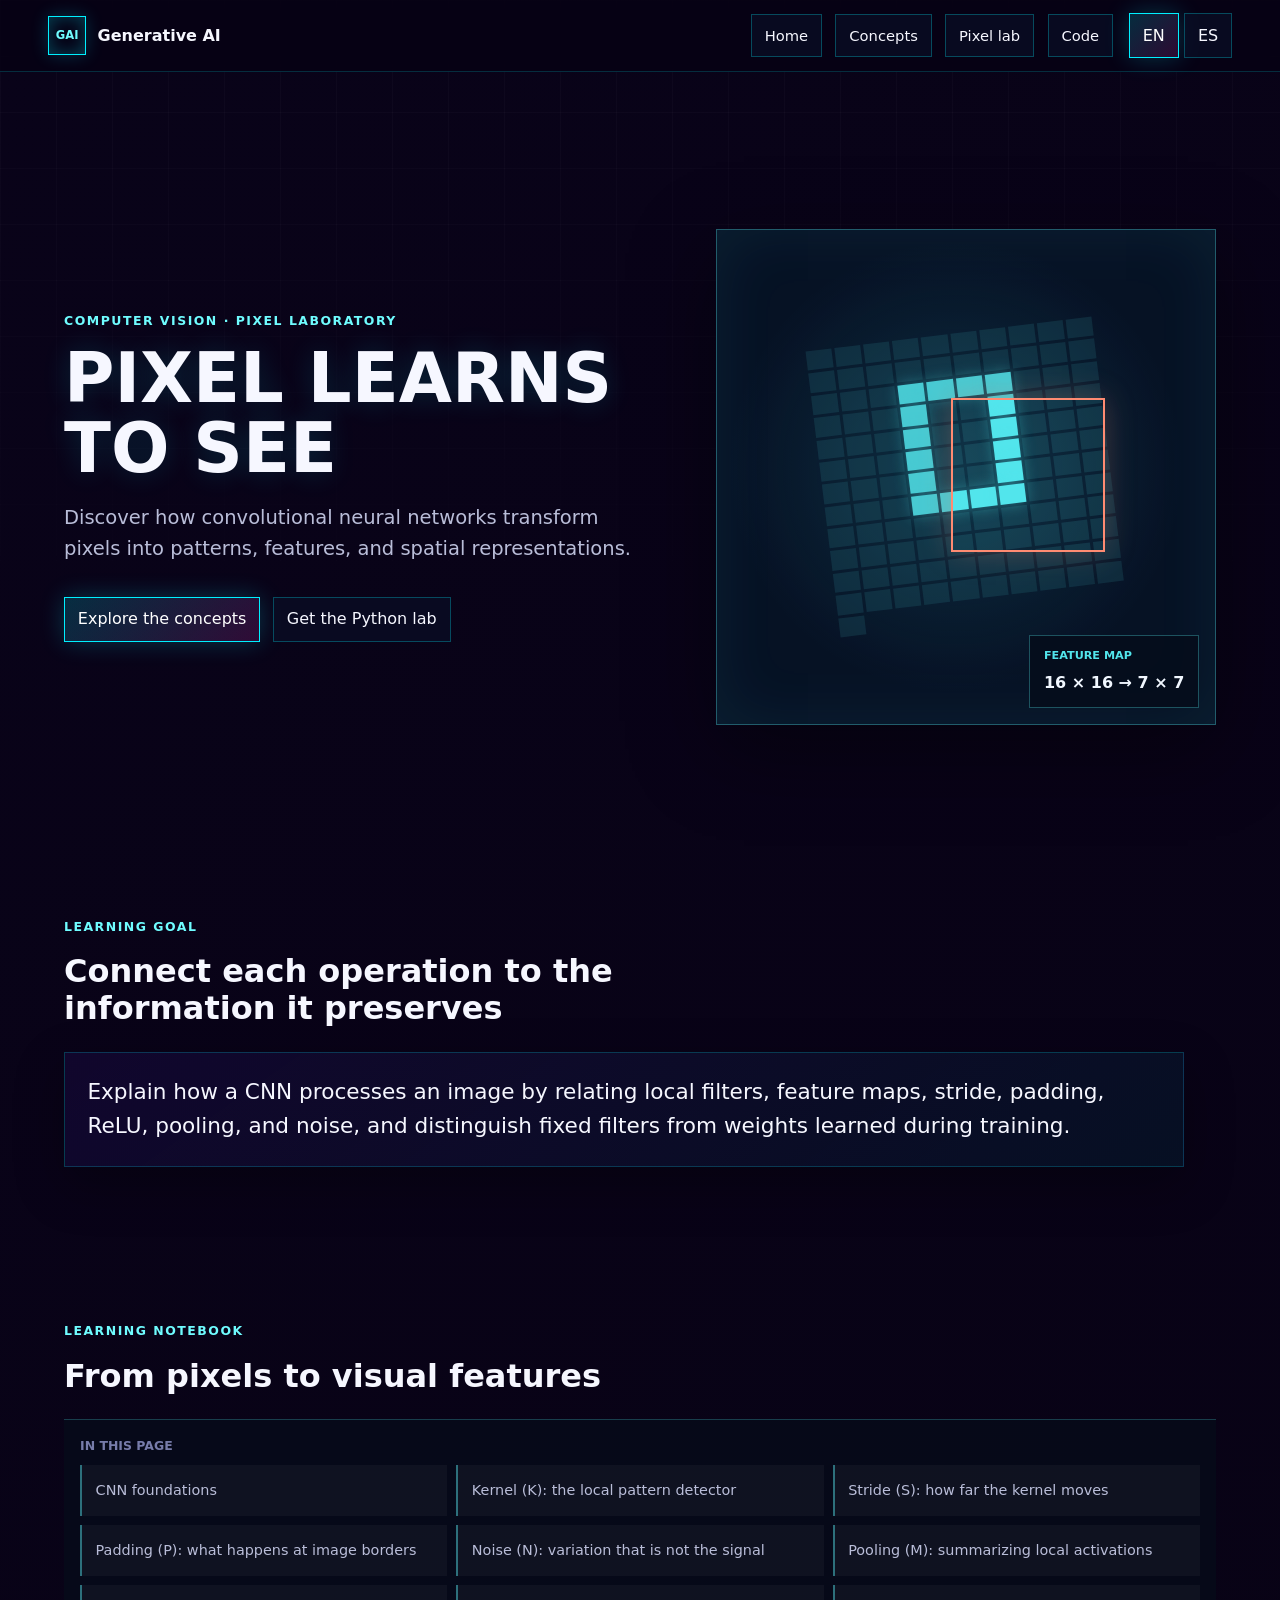
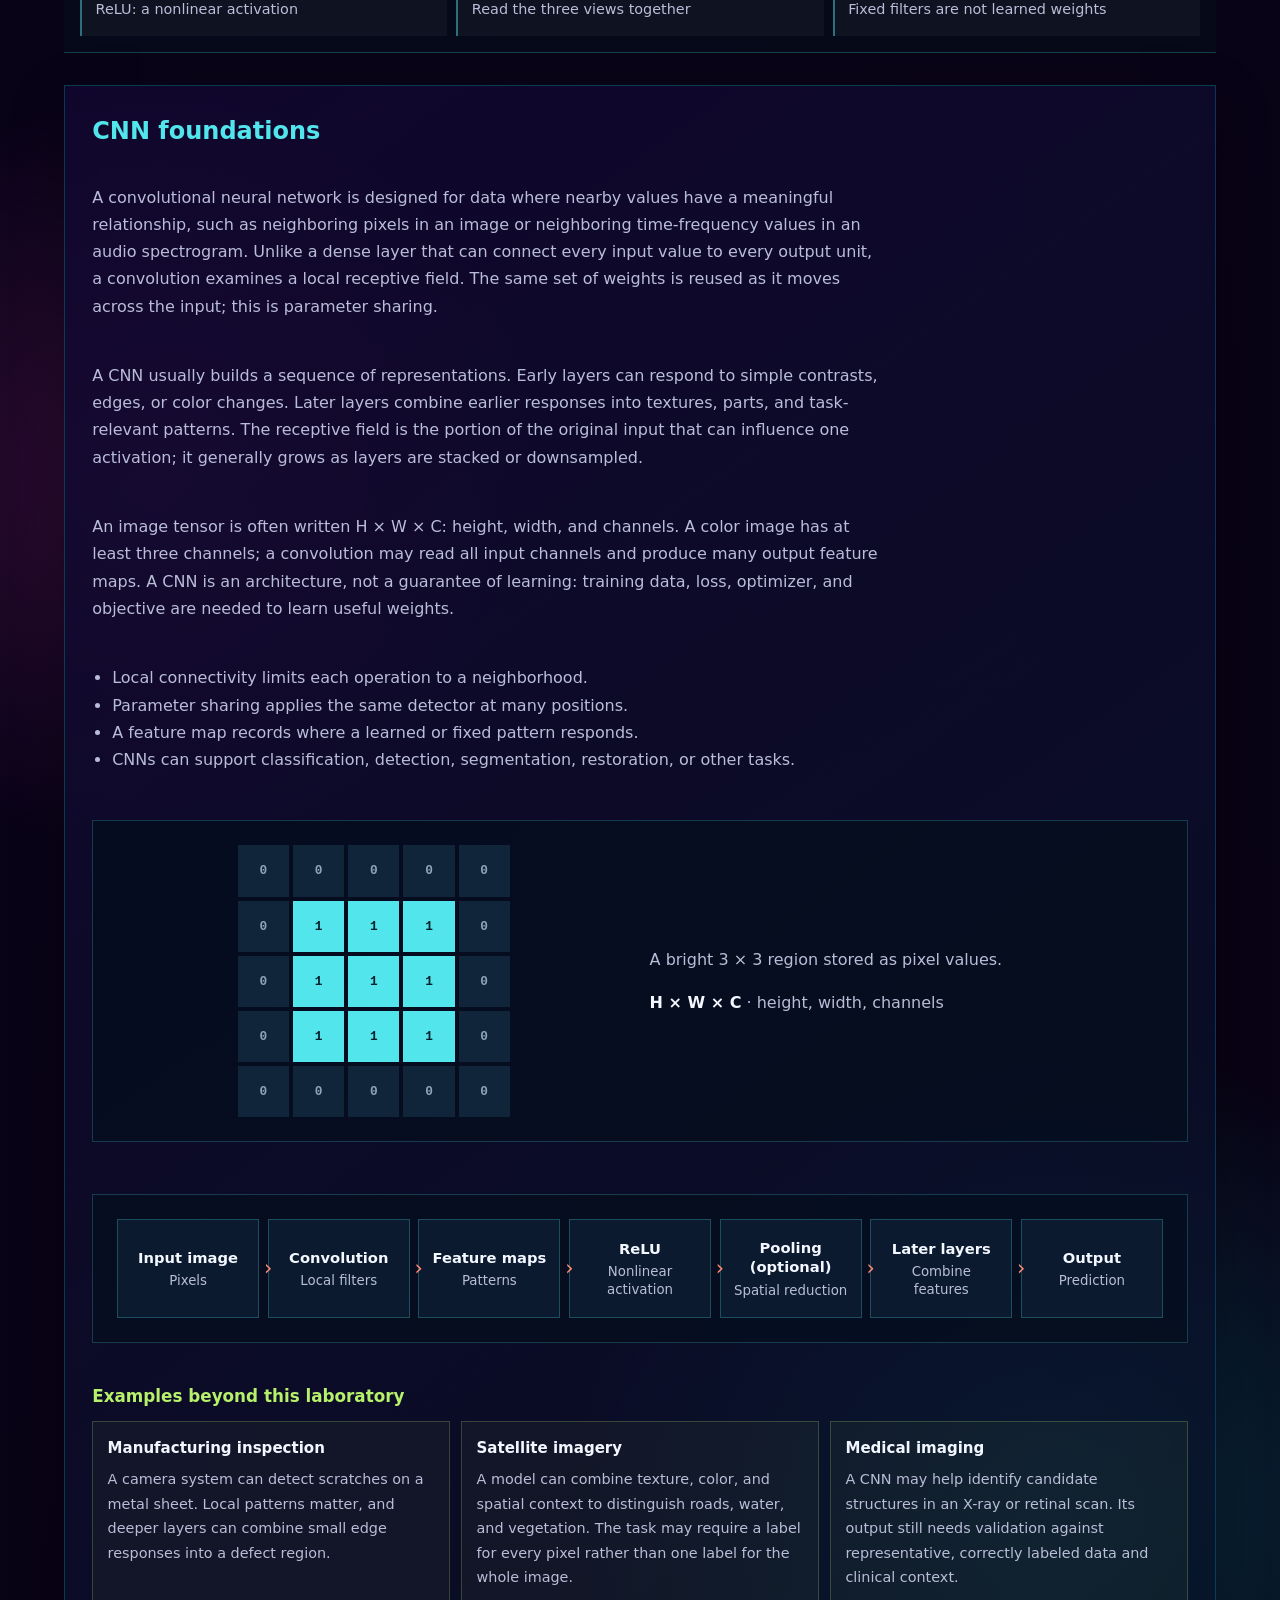
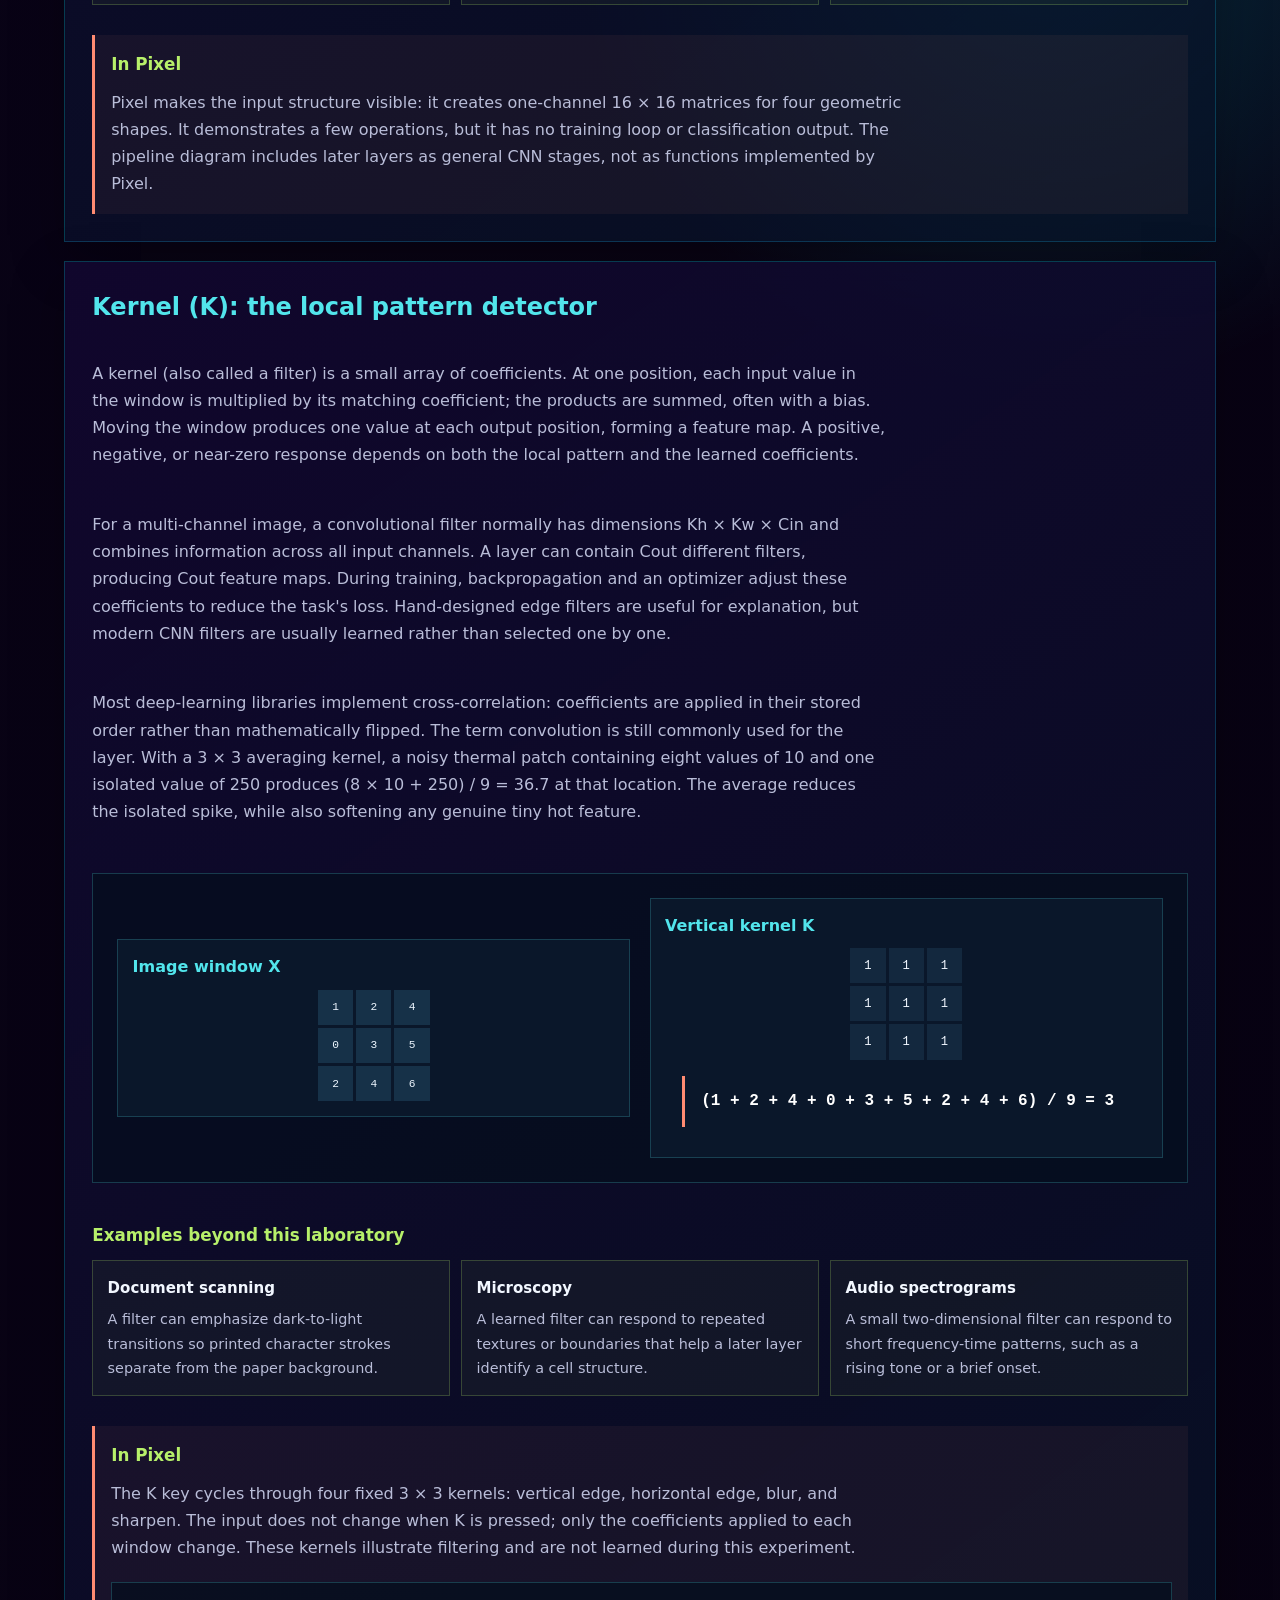
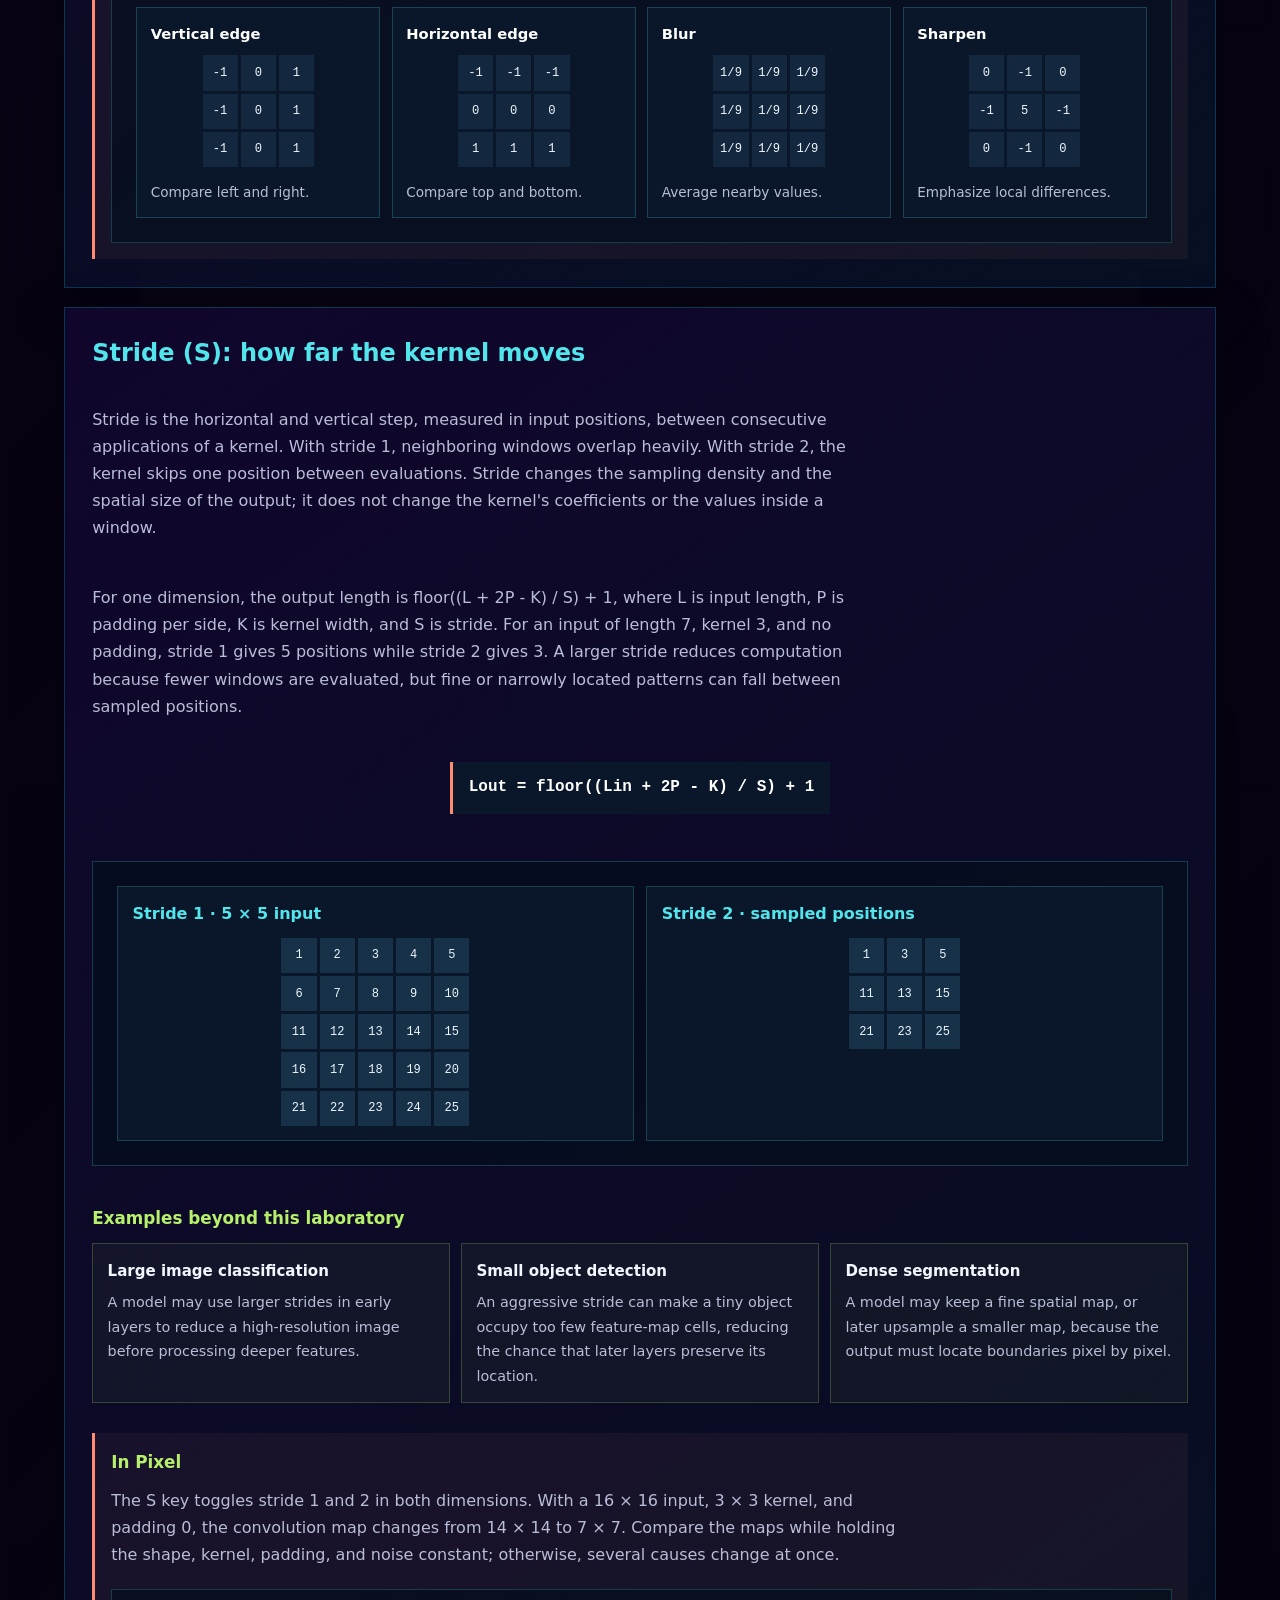
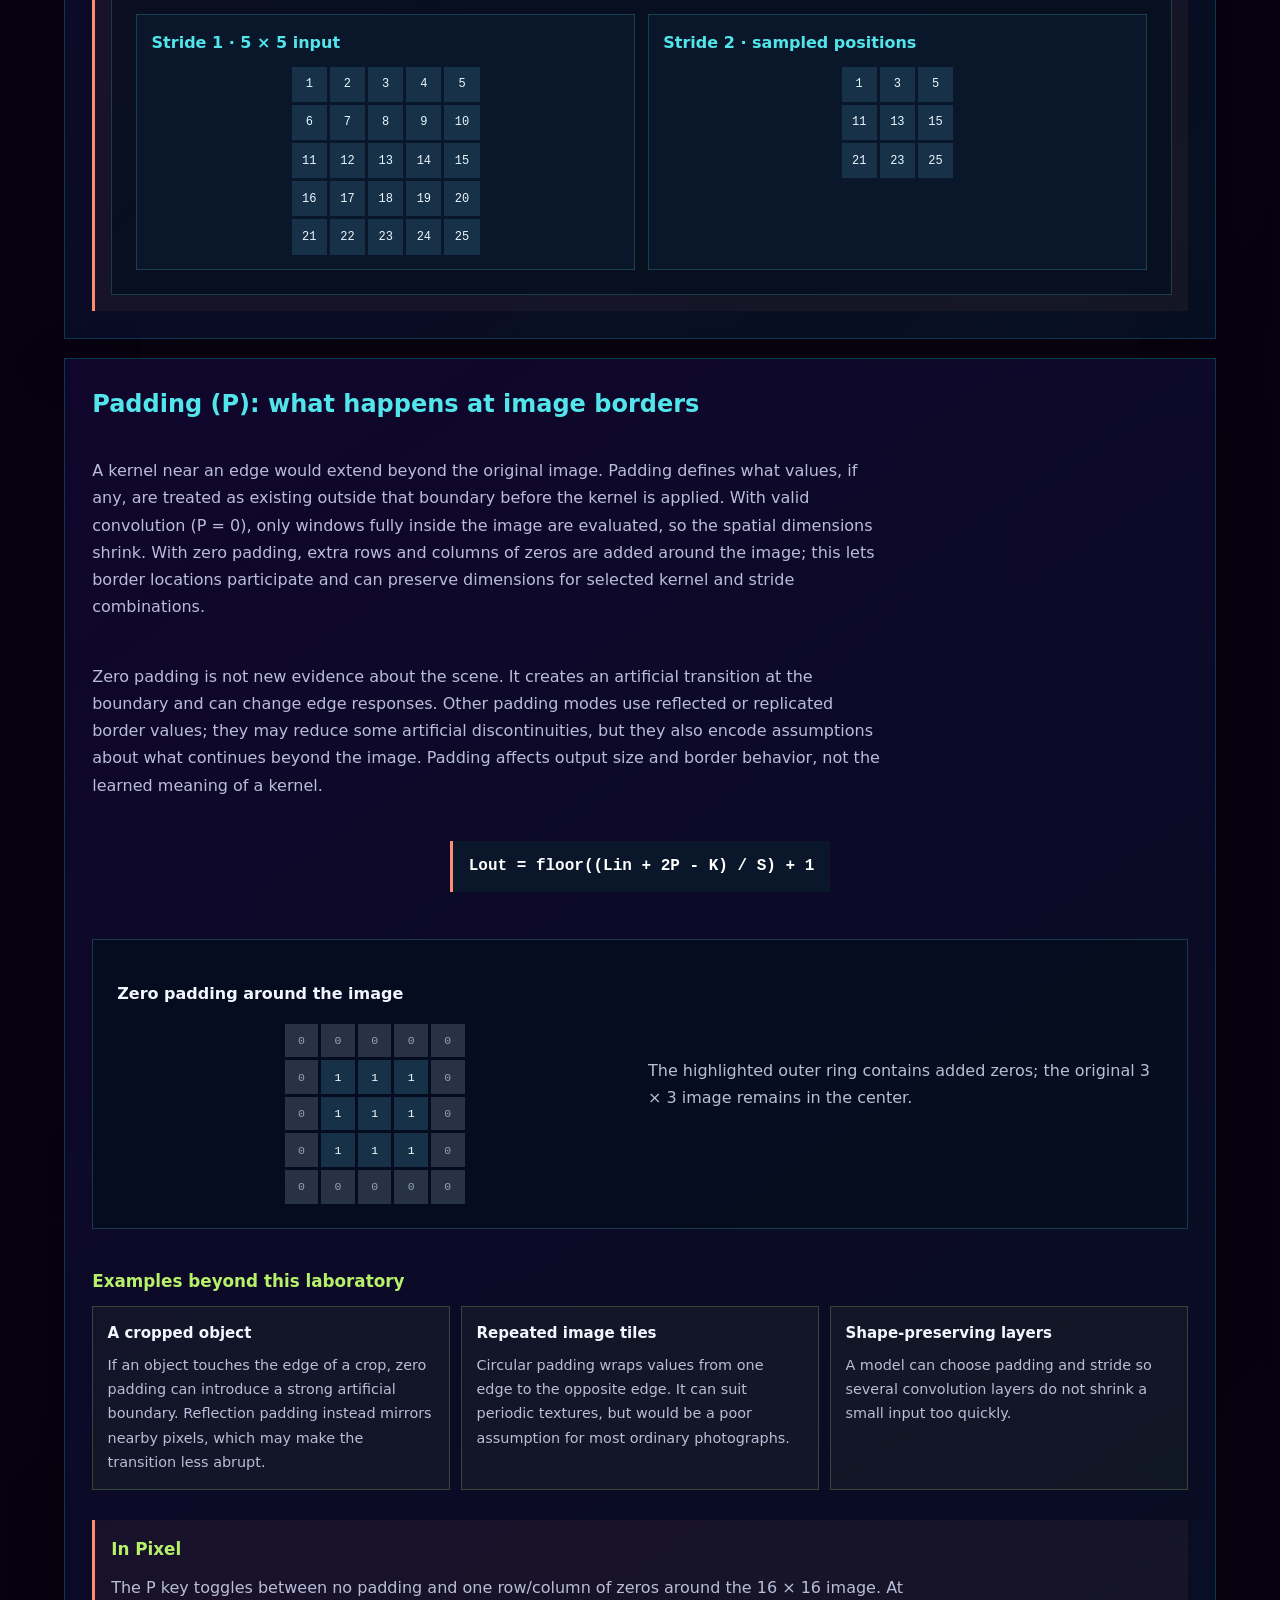
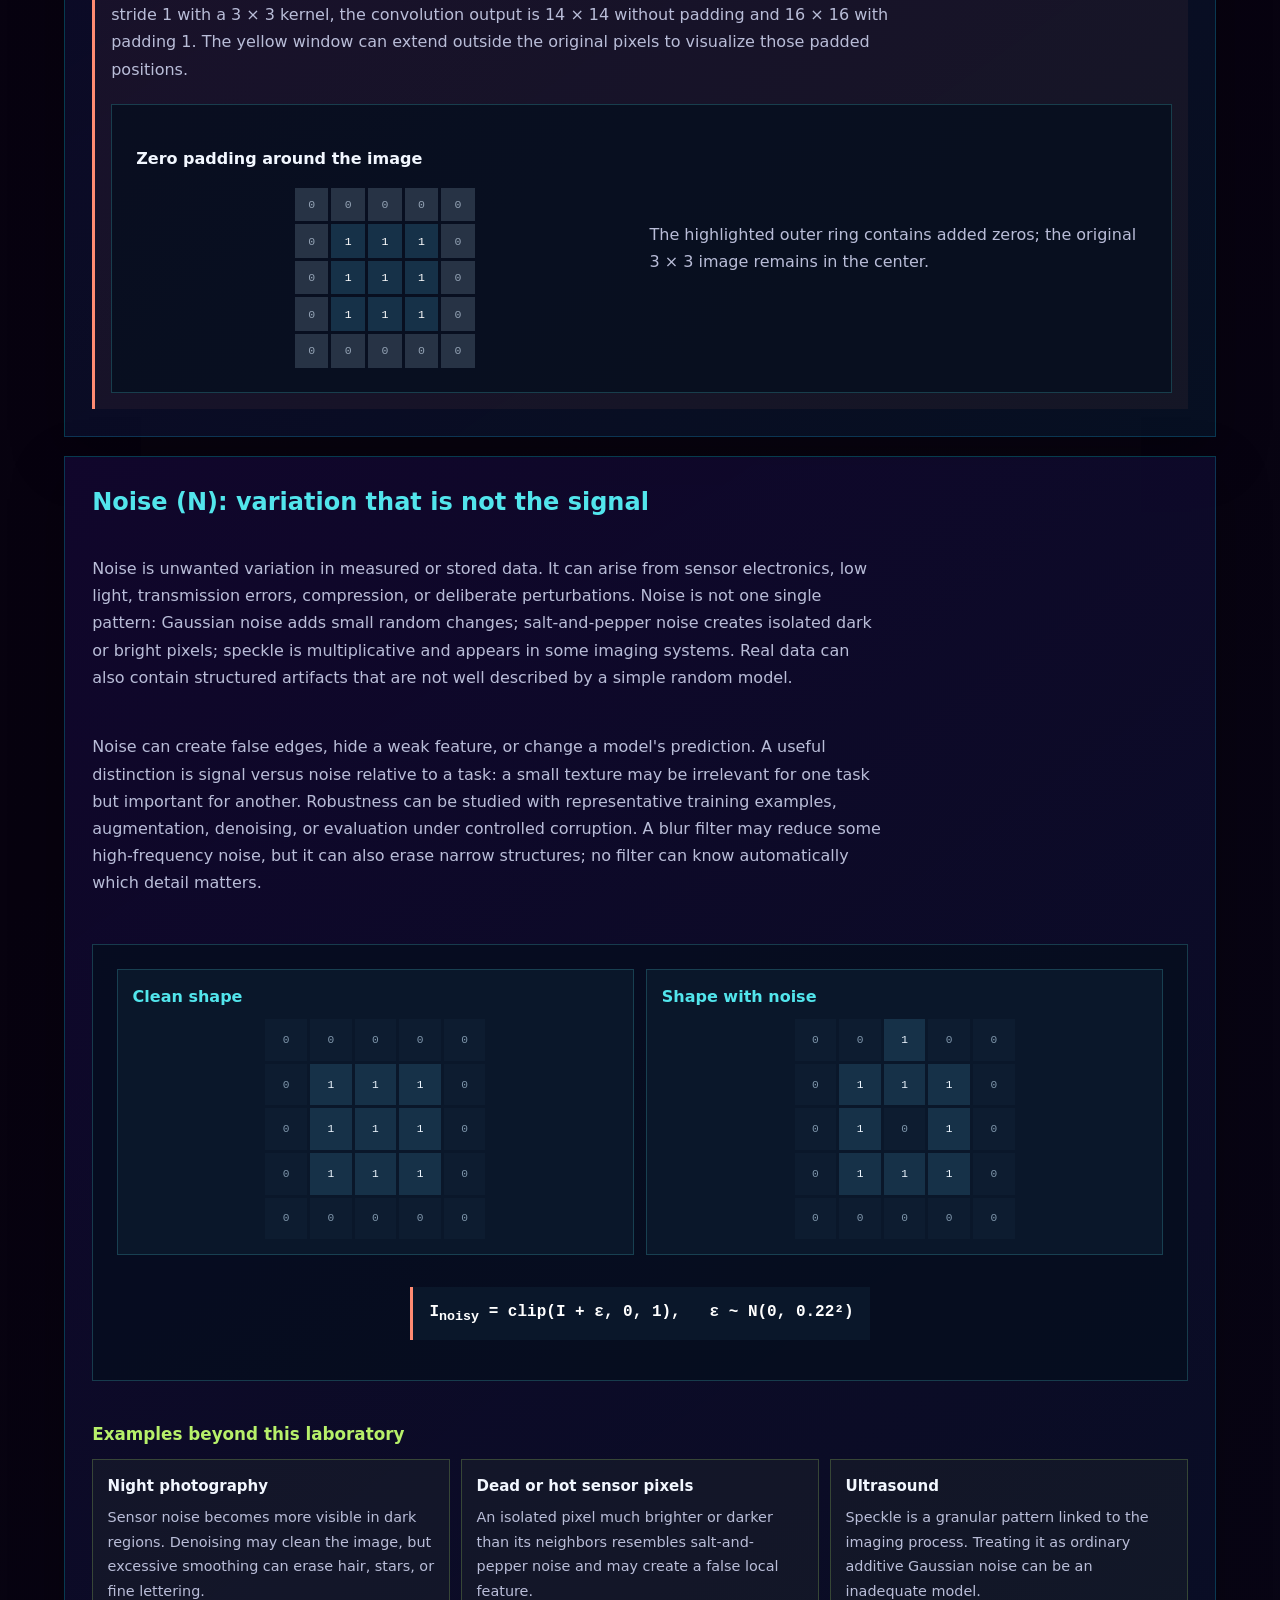
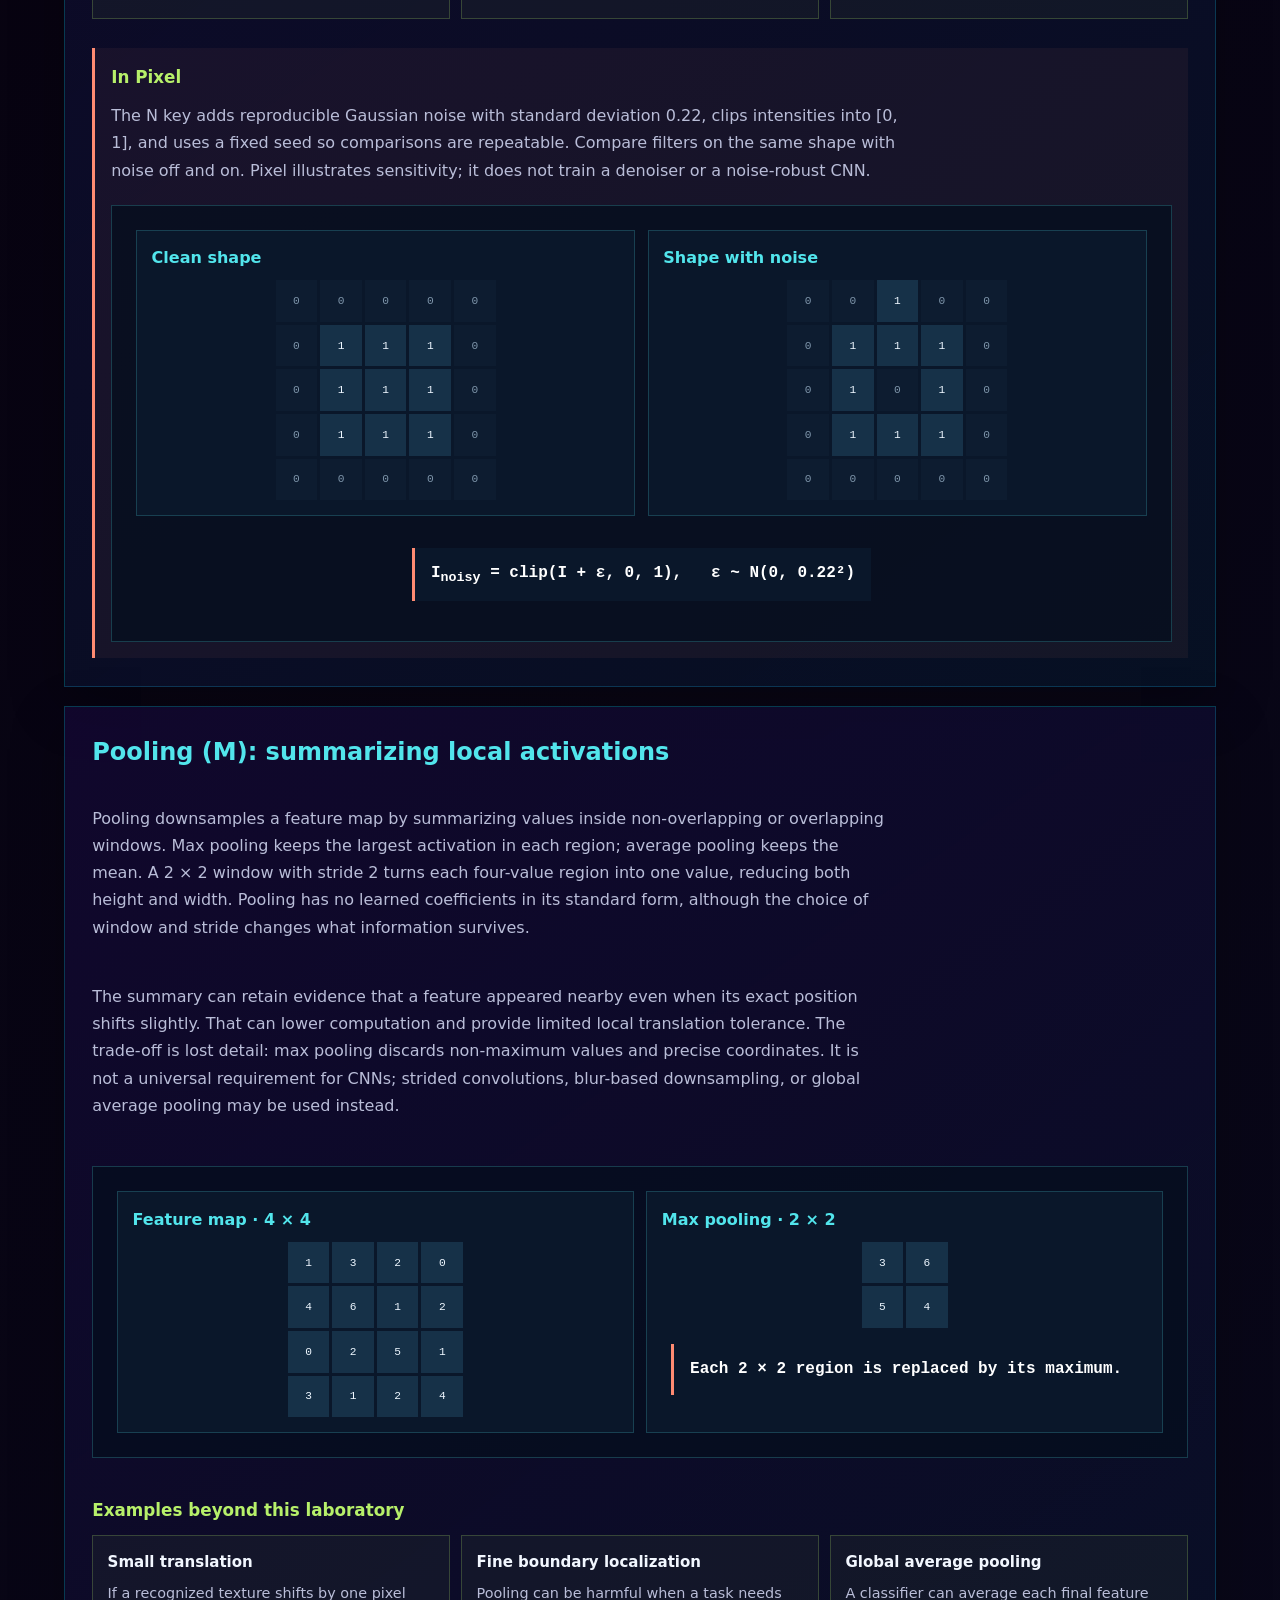
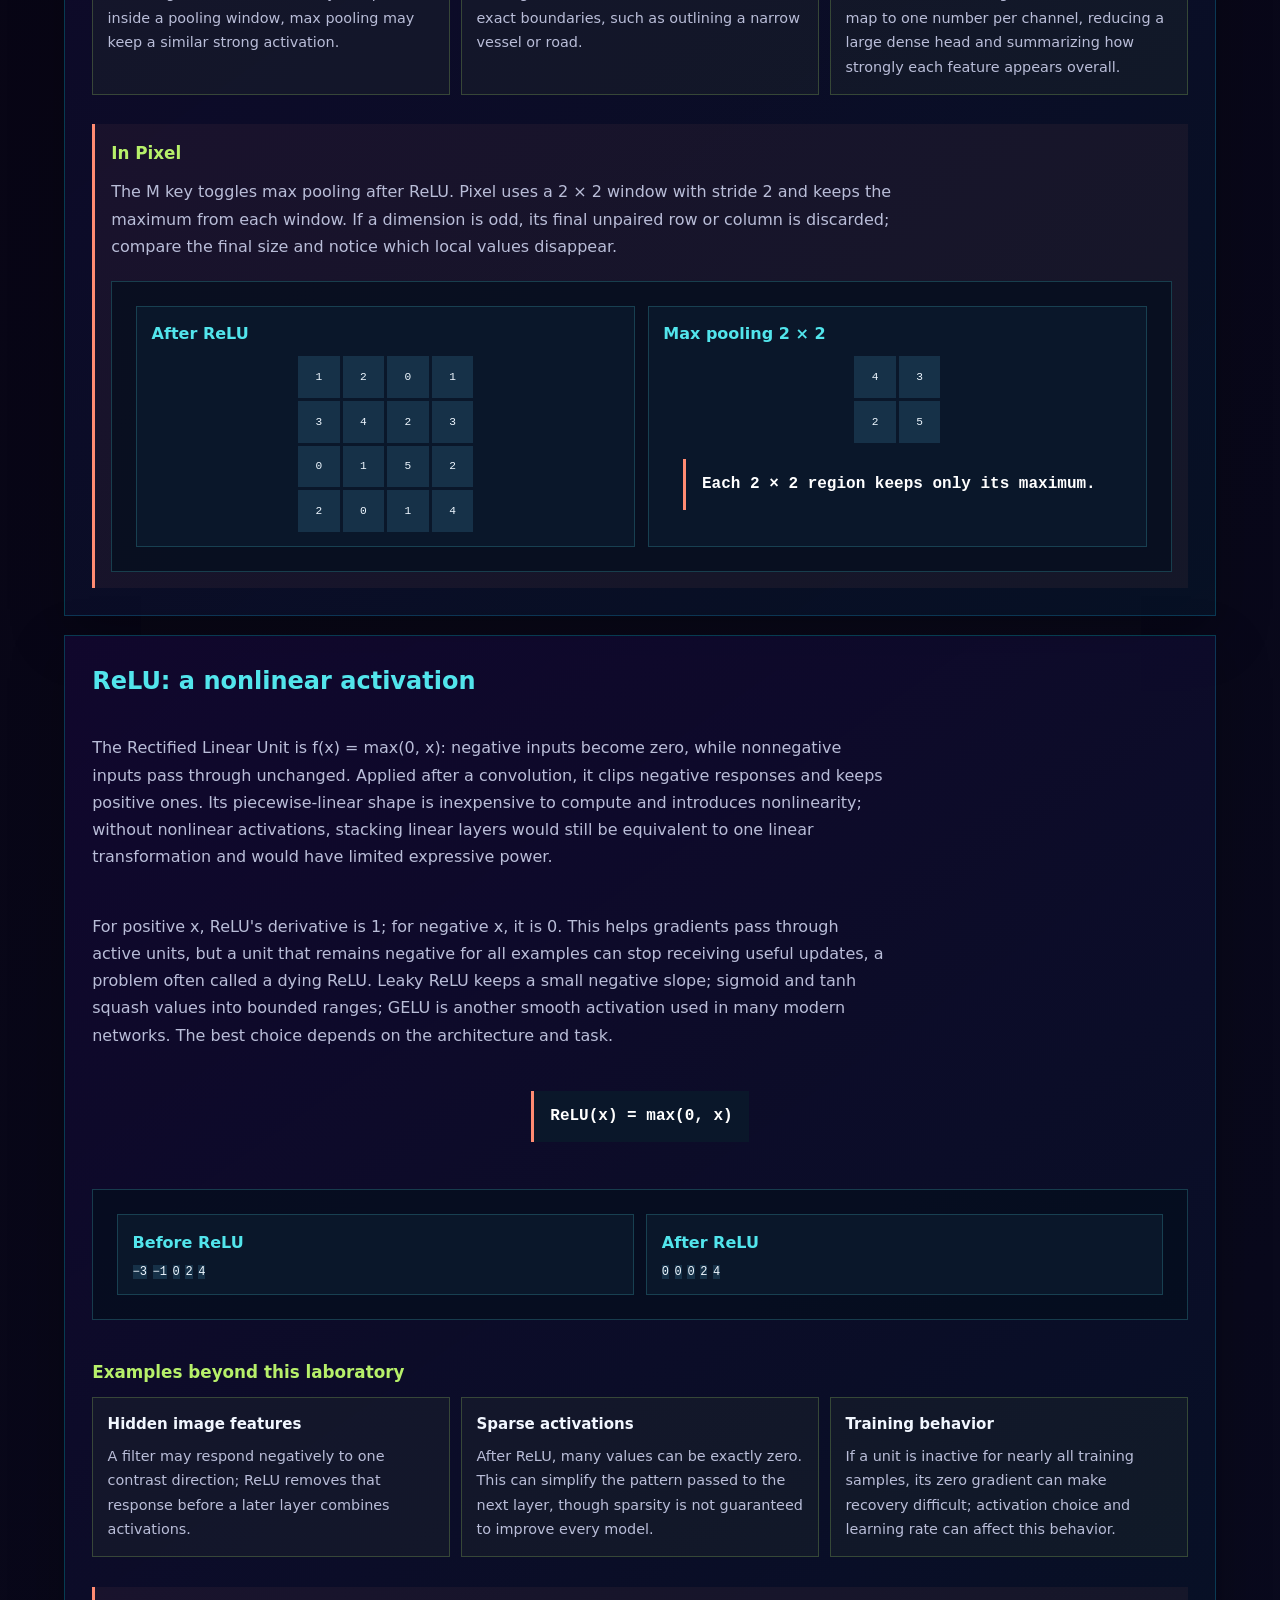
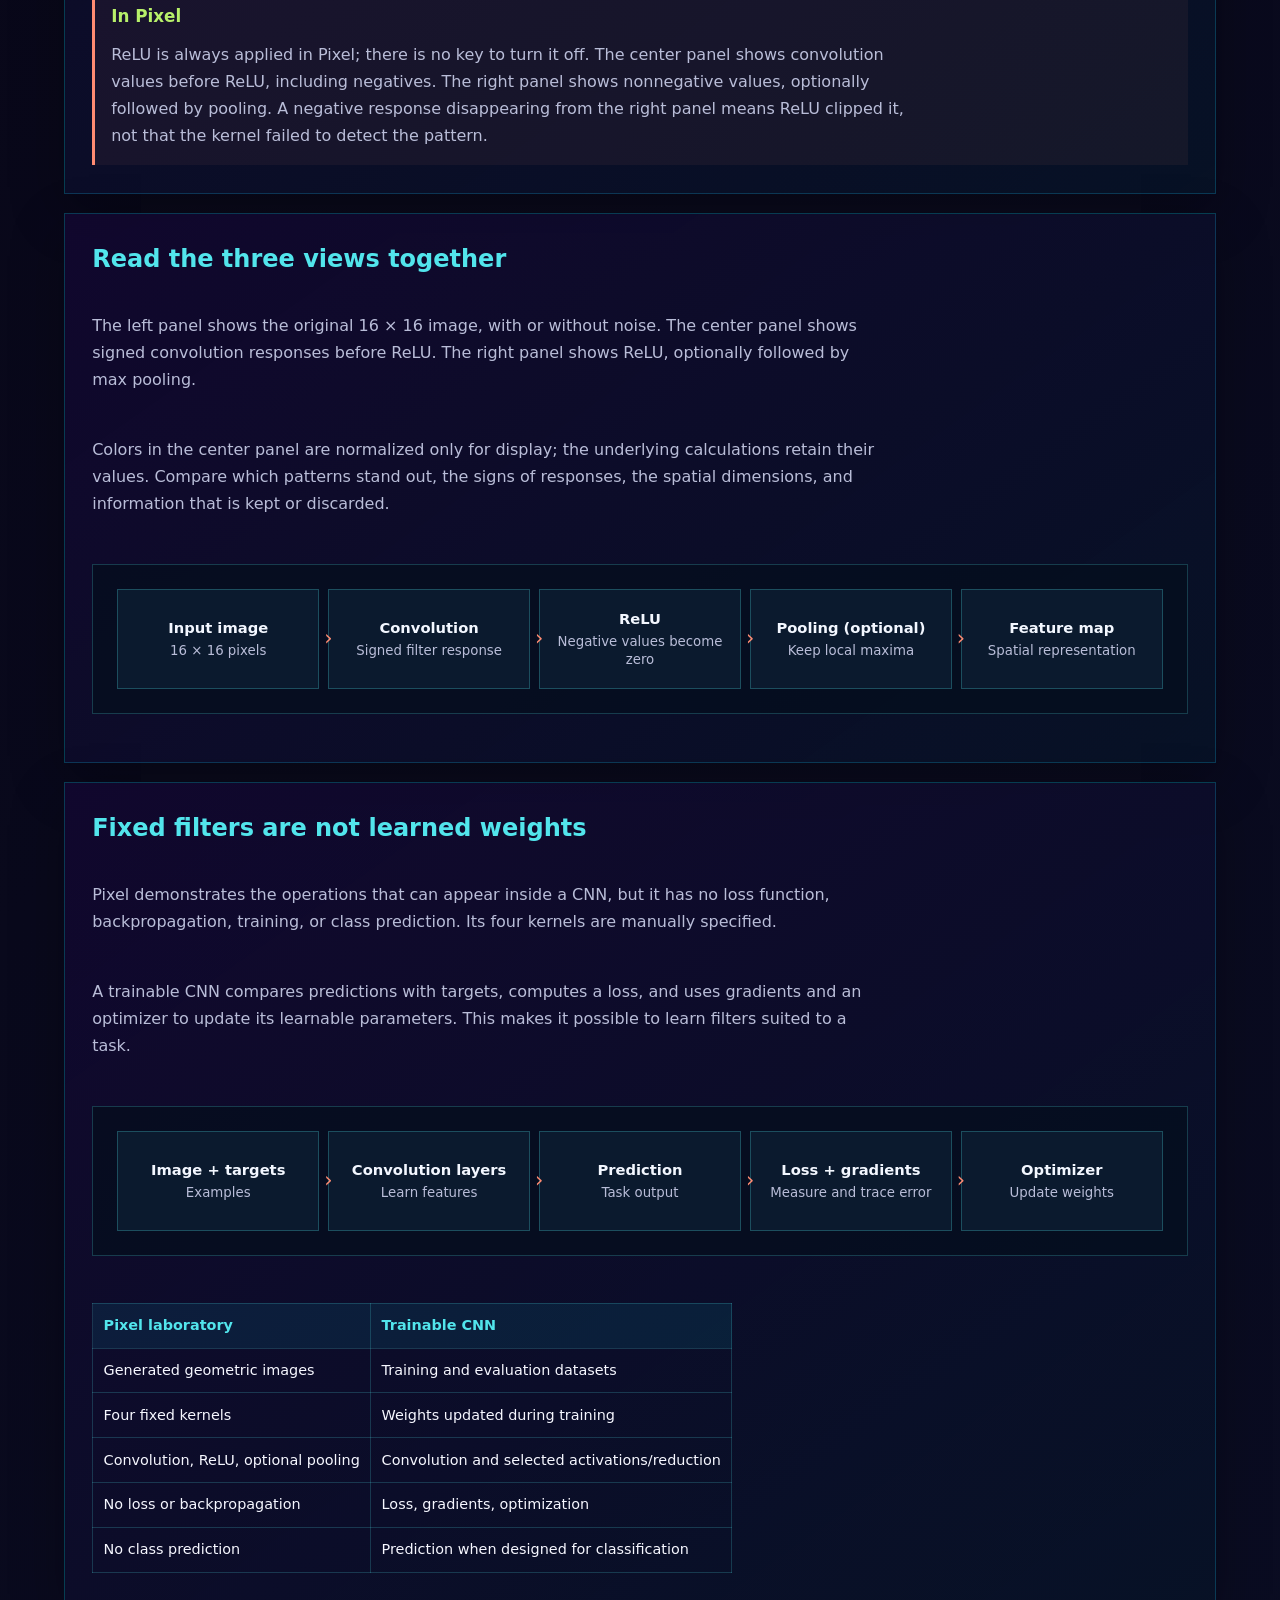
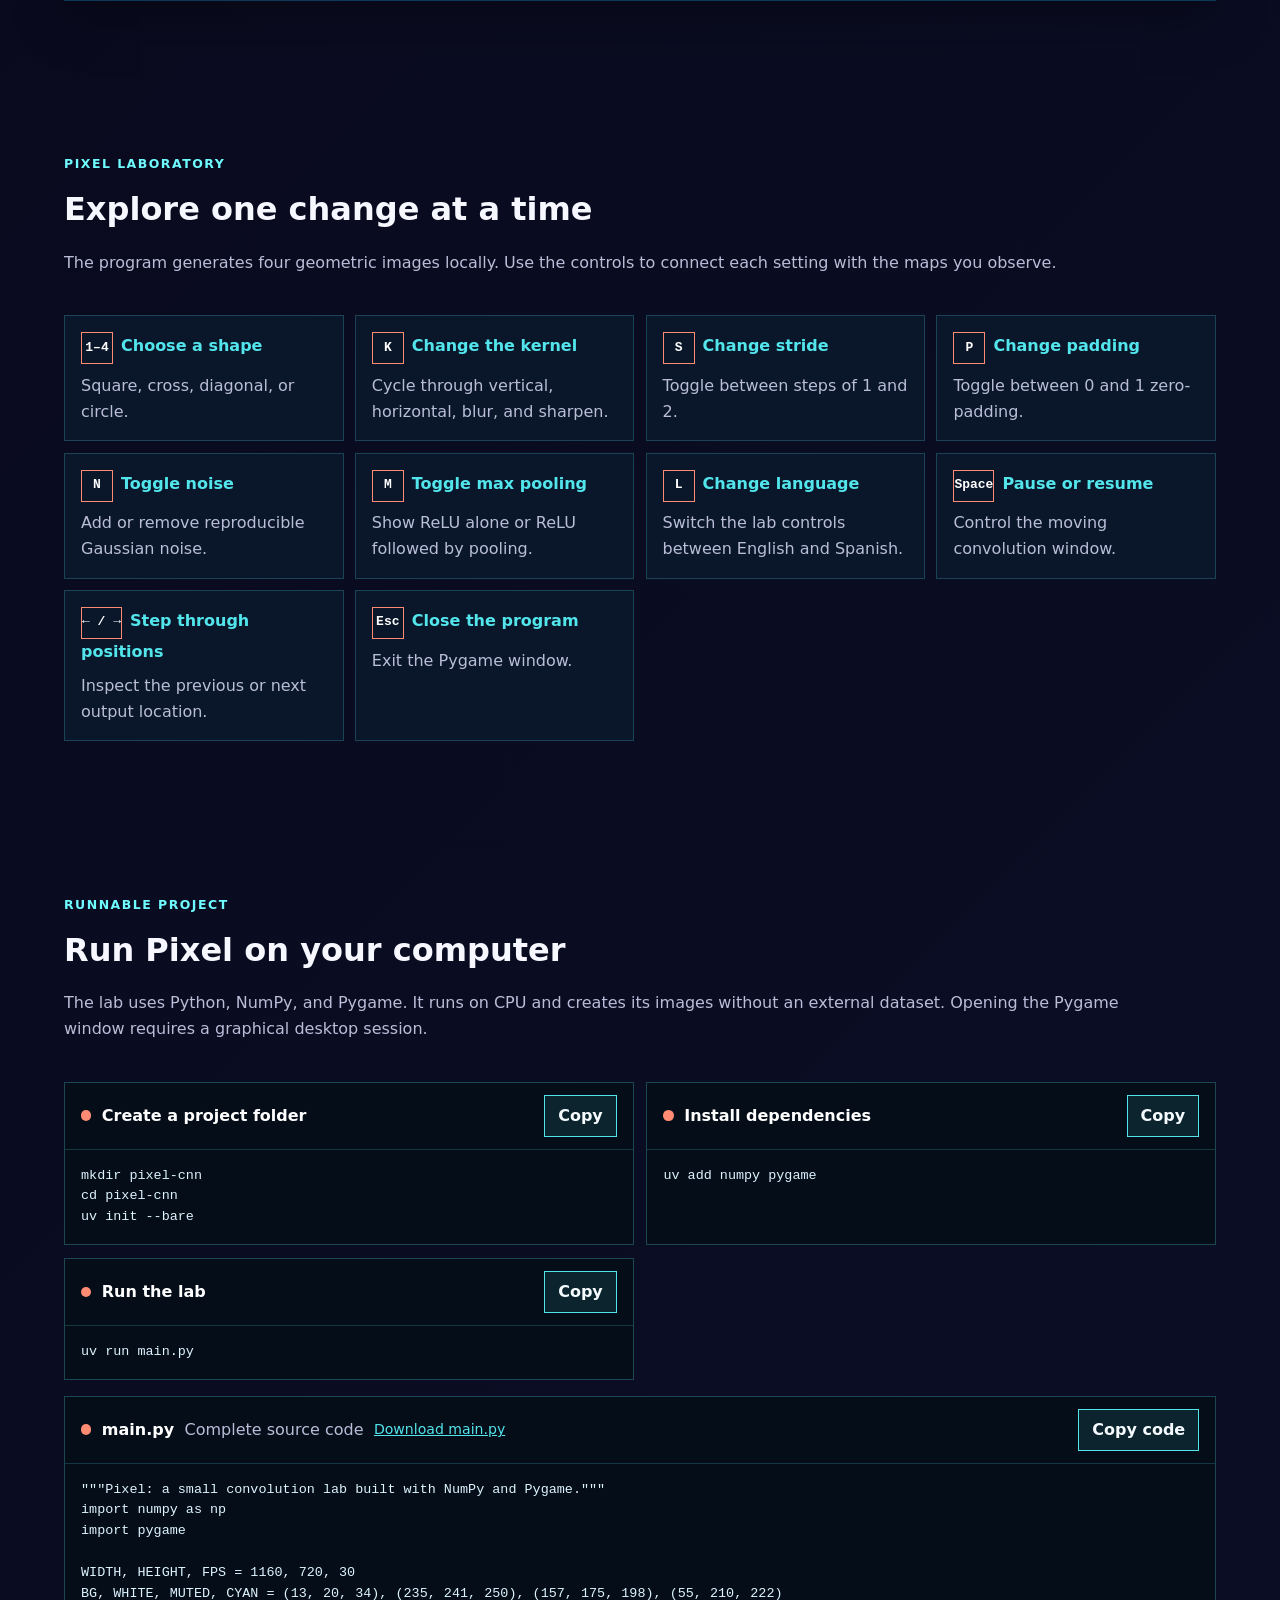
<file: clases/clase-04/index.html>
<!doctype html>
<html lang="en">
  <head>
    <meta charset="utf-8" />
    <meta name="viewport" content="width=device-width, initial-scale=1" />
    <meta name="description" content="Explore how convolutional neural networks transform image pixels into useful visual features with the Pixel laboratory." />
    <title>Pixel Learns to See | Generative AI</title>
    <link rel="stylesheet" href="../../styles.css?v=20261025-3" />
    <link rel="stylesheet" href="../clase-03/clase-03.css?v=20260913-2" />
    <link rel="stylesheet" href="clase-04.css?v=20261025-3" />
  </head>
  <body>
    <header class="site-header">
      <a class="brand" href="../../" aria-label="Generative AI home">
        <span class="brand-mark">GAI</span><span>Generative AI</span>
      </a>
      <nav class="top-nav" aria-label="Learning navigation">
        <a href="../../" data-i18n="navHome">Home</a>
        <a href="#concepts" data-i18n="navConcepts">Concepts</a>
        <a href="#controls" data-i18n="navControls">Pixel lab</a>
        <a href="#code" data-i18n="navCode">Code</a>
      </nav>
      <div class="language-switch" role="group" aria-label="Language switch">
        <button class="lang-button is-active" type="button" data-lang="en" aria-pressed="true">EN</button>
        <button class="lang-button" type="button" data-lang="es" aria-pressed="false">ES</button>
      </div>
    </header>

    <main class="cnn-page" id="top">
      <section class="class-hero cnn-hero">
        <div class="class-hero-copy">
          <p class="eyebrow" data-i18n="heroLabel">Computer vision · Pixel laboratory</p>
          <h1 data-i18n="heroTitle">Pixel learns to see</h1>
          <p class="hero-text" data-i18n="heroText">Discover how convolutional neural networks transform pixels into patterns, features, and spatial representations.</p>
          <div class="hero-actions">
            <a class="primary-action" href="#concepts" data-i18n="exploreConcepts">Explore the concepts</a>
            <a class="secondary-action" href="#code" data-i18n="openCode">Get the Python lab</a>
          </div>
        </div>
        <div class="pixel-hero" role="img" data-i18n-aria="pixelVisualLabel" aria-label="A pixel grid with a convolution filter highlighting image features">
          <div class="pixel-art" aria-hidden="true">
            <i></i><i></i><i></i><i></i><i></i><i></i><i></i><i></i><i></i><i></i><i></i><i></i><i></i><i></i><i></i><i></i><i></i><i></i><i></i><i></i><i></i><i></i><i></i><i></i><i></i><i></i><i></i><i></i><i></i><i></i><i></i><i></i><i></i><i></i><i></i><i></i><i></i><i></i><i></i><i></i><i></i><i></i><i></i><i></i><i></i><i></i><i></i><i></i><i></i><i></i><i></i><i></i><i></i><i></i><i></i><i></i><i></i><i></i><i></i><i></i><i></i><i></i><i></i><i></i><i></i><i></i><i></i><i></i><i></i><i></i><i></i><i></i><i></i><i></i><i></i><i></i><i></i><i></i><i></i><i></i><i></i><i></i><i></i><i></i><i></i><i></i><i></i><i></i><i></i><i></i><i></i><i></i><i></i><i></i><i></i><i></i><i></i><i></i><i></i><i></i><i></i><i></i><i></i><i></i><i></i><i></i><i></i><i></i><i></i><i></i><i></i><i></i><i></i><i></i><i></i><i></i><i></i><i></i><i></i><i></i><i></i>
          </div>
          <div class="filter-frame" aria-hidden="true"></div>
          <div class="pixel-caption"><span data-i18n="featureMapLabel">FEATURE MAP</span><strong>16 × 16 → 7 × 7</strong></div>
        </div>
      </section>

      <section class="class-intro" aria-labelledby="goal-title">
        <div class="section-heading">
          <p class="eyebrow" data-i18n="goalLabel">Learning goal</p>
          <h2 id="goal-title" data-i18n="goalTitle">Connect each operation to the information it preserves</h2>
        </div>
        <div class="competency-card"><p data-i18n="goalText">Explain how a CNN processes an image by relating local filters, feature maps, stride, padding, ReLU, pooling, and noise, and distinguish fixed filters from weights learned during training.</p></div>
      </section>

      <section class="class-shell" id="concepts" aria-labelledby="concept-title">
        <div class="section-heading">
          <p class="eyebrow" data-i18n="notebookLabel">Learning notebook</p>
          <h2 id="concept-title" data-i18n="conceptTitle">From pixels to visual features</h2>
        </div>
        <nav class="cnn-toc" aria-label="Learning contents">
          <div class="index-title" data-i18n="contentsTitle">In this page</div>
          <div id="cnnIndex"></div>
        </nav>
        <div class="cnn-learning-layout">
          <div class="class-sections" id="cnnSections"></div>
        </div>
      </section>

      <section class="class-shell" id="controls" aria-labelledby="controls-title">
        <div class="section-heading">
          <p class="eyebrow" data-i18n="controlsLabel">Pixel laboratory</p>
          <h2 id="controls-title" data-i18n="controlsTitle">Explore one change at a time</h2>
          <p class="section-lead" data-i18n="controlsLead">The program generates four geometric images locally. Use the controls to connect each setting with the maps you observe.</p>
        </div>
        <div class="control-grid" id="controlGrid"></div>
      </section>

      <section class="class-shell" id="code" aria-labelledby="code-title">
        <div class="section-heading">
          <p class="eyebrow" data-i18n="codeLabel">Runnable project</p>
          <h2 id="code-title" data-i18n="codeTitle">Run Pixel on your computer</h2>
          <p class="section-lead" data-i18n="codeLead">The lab uses Python, NumPy, and Pygame. It runs on CPU and creates its images without an external dataset.</p>
        </div>
        <div class="setup-grid" id="setupGrid"></div>
        <div class="code-panel-shell">
          <div class="code-heading"><div><span class="code-dot"></span><strong>main.py</strong><span data-i18n="fullSourceLabel">Complete source code</span><a href="main.py" download data-i18n="download">Download main.py</a></div><button class="copy-button" type="button" id="copyMain" data-i18n="copyCode">Copy code</button></div>
          <pre class="code-panel"><code id="mainCode" data-i18n="loadingCode">Loading the complete program…</code></pre>
          <p class="code-status" id="codeStatus" role="status" aria-live="polite"></p>
        </div>
      </section>

      <section class="class-shell" id="checkpoint" aria-labelledby="checkpoint-title">
        <div class="section-heading">
          <p class="eyebrow" data-i18n="checkpointLabel">Check your understanding</p>
          <h2 id="checkpoint-title" data-i18n="checkpointTitle">Explain what changed and what was lost</h2>
        </div>
        <div class="check-card checkpoint-card"><ul id="checkpointList"></ul></div>
      </section>
    </main>

    <footer class="site-footer"><span data-i18n="footerText">Generative AI learning notebook</span><a href="../../">dialvebe.github.io/GenAi</a></footer>
    <script src="clase-04.js?v=20261025-3"></script>
  </body>
</html>
</file>
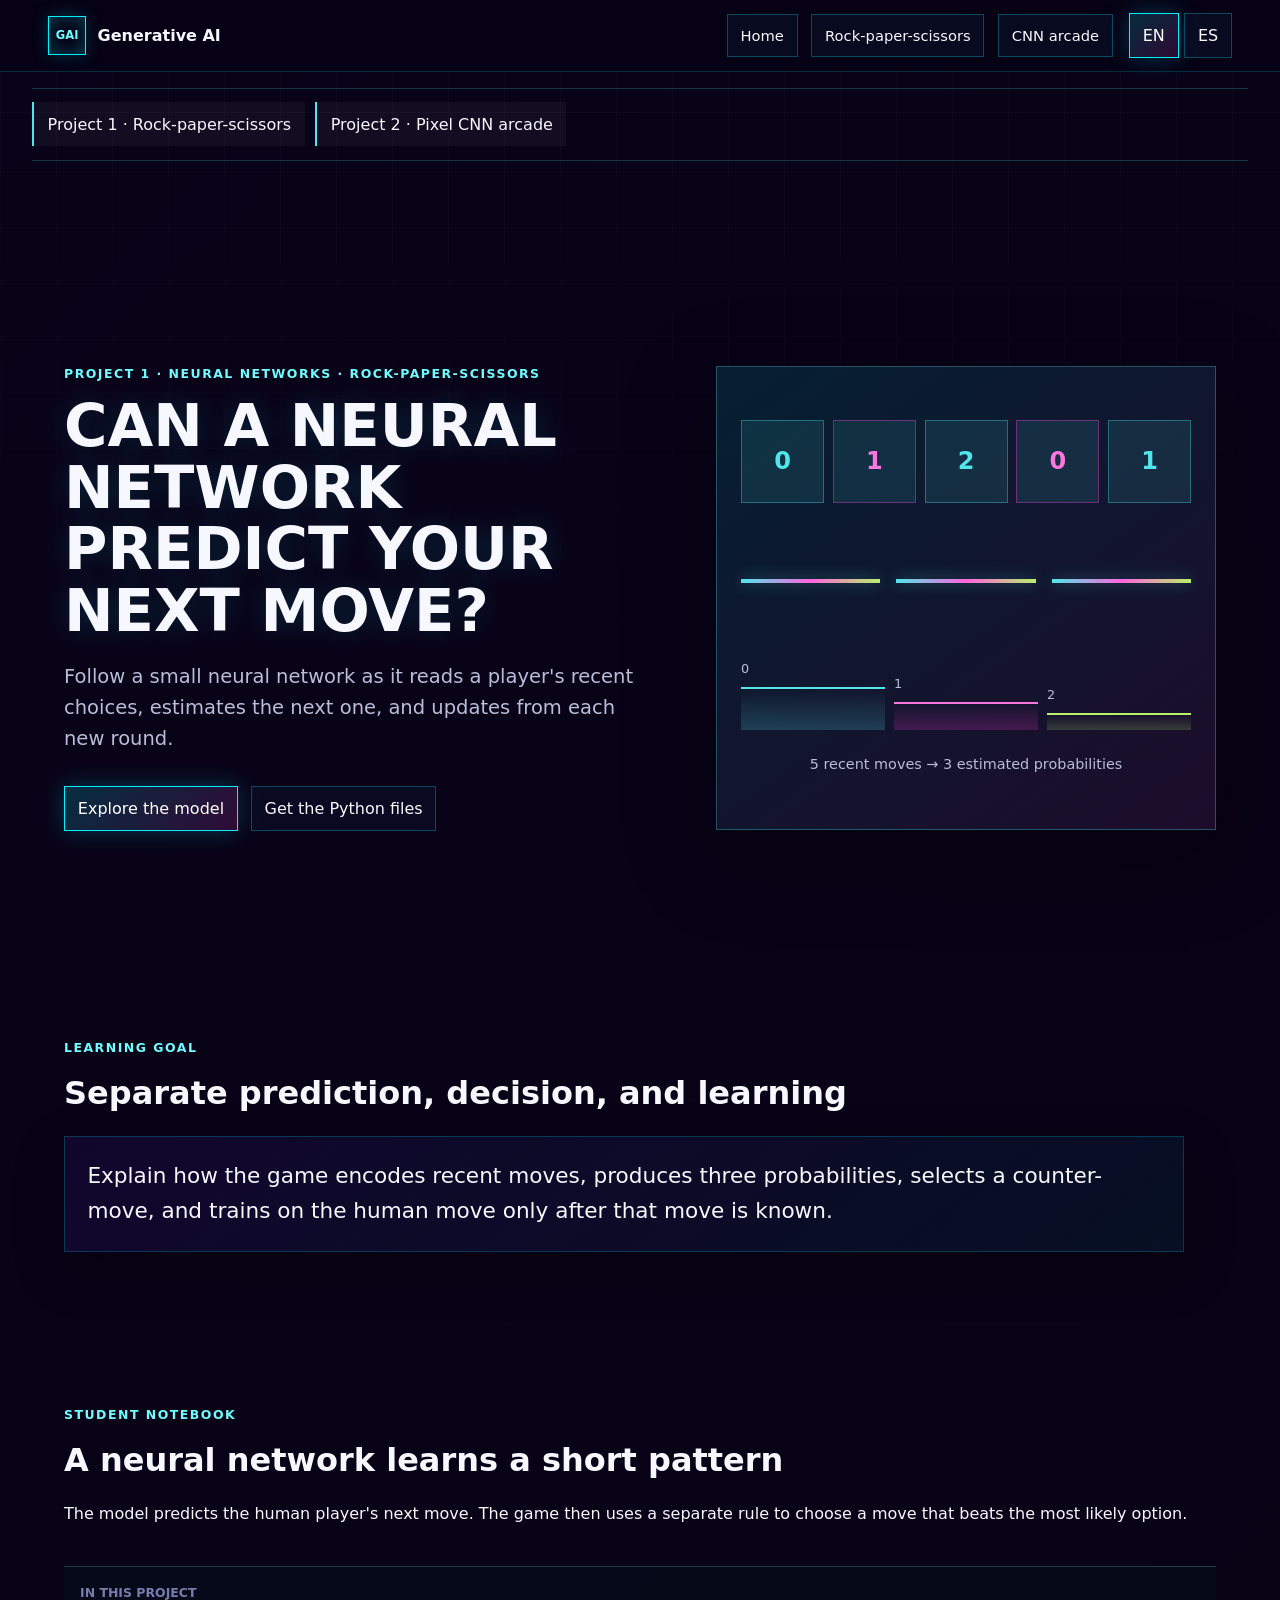
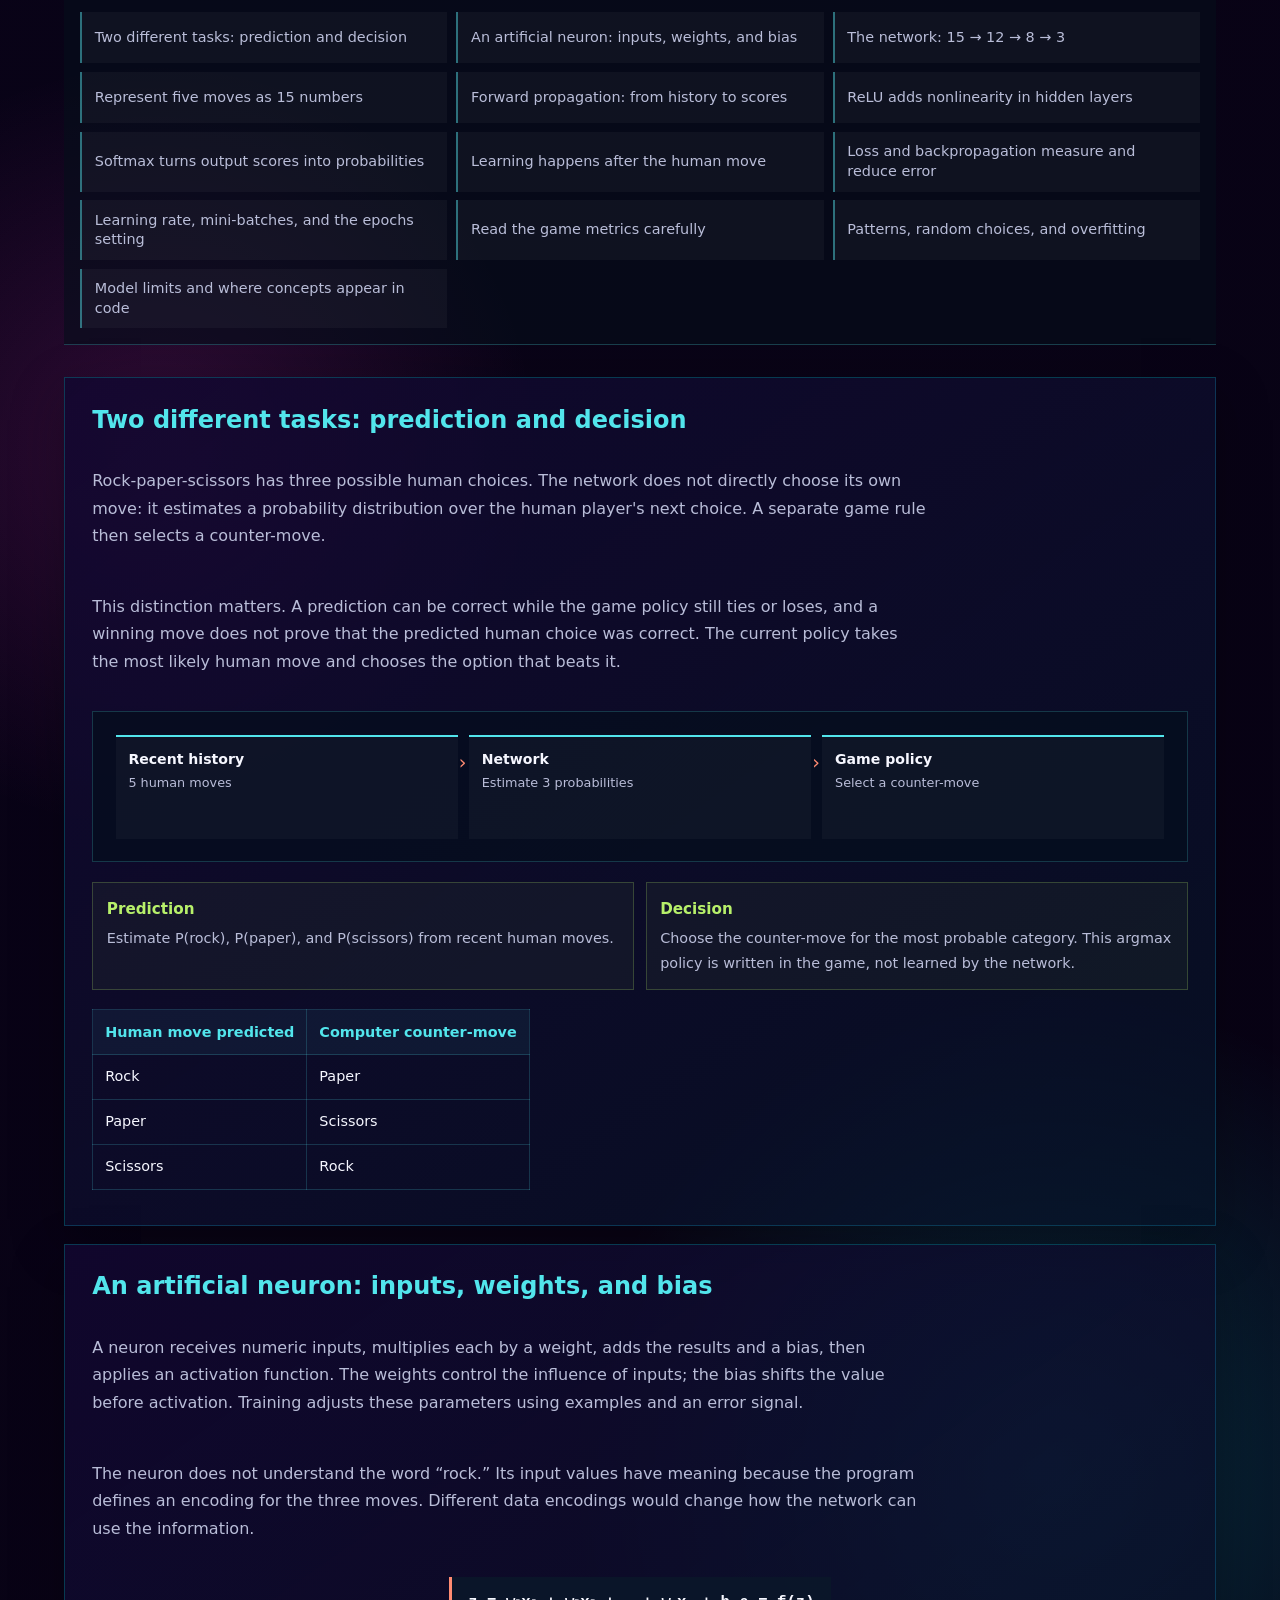
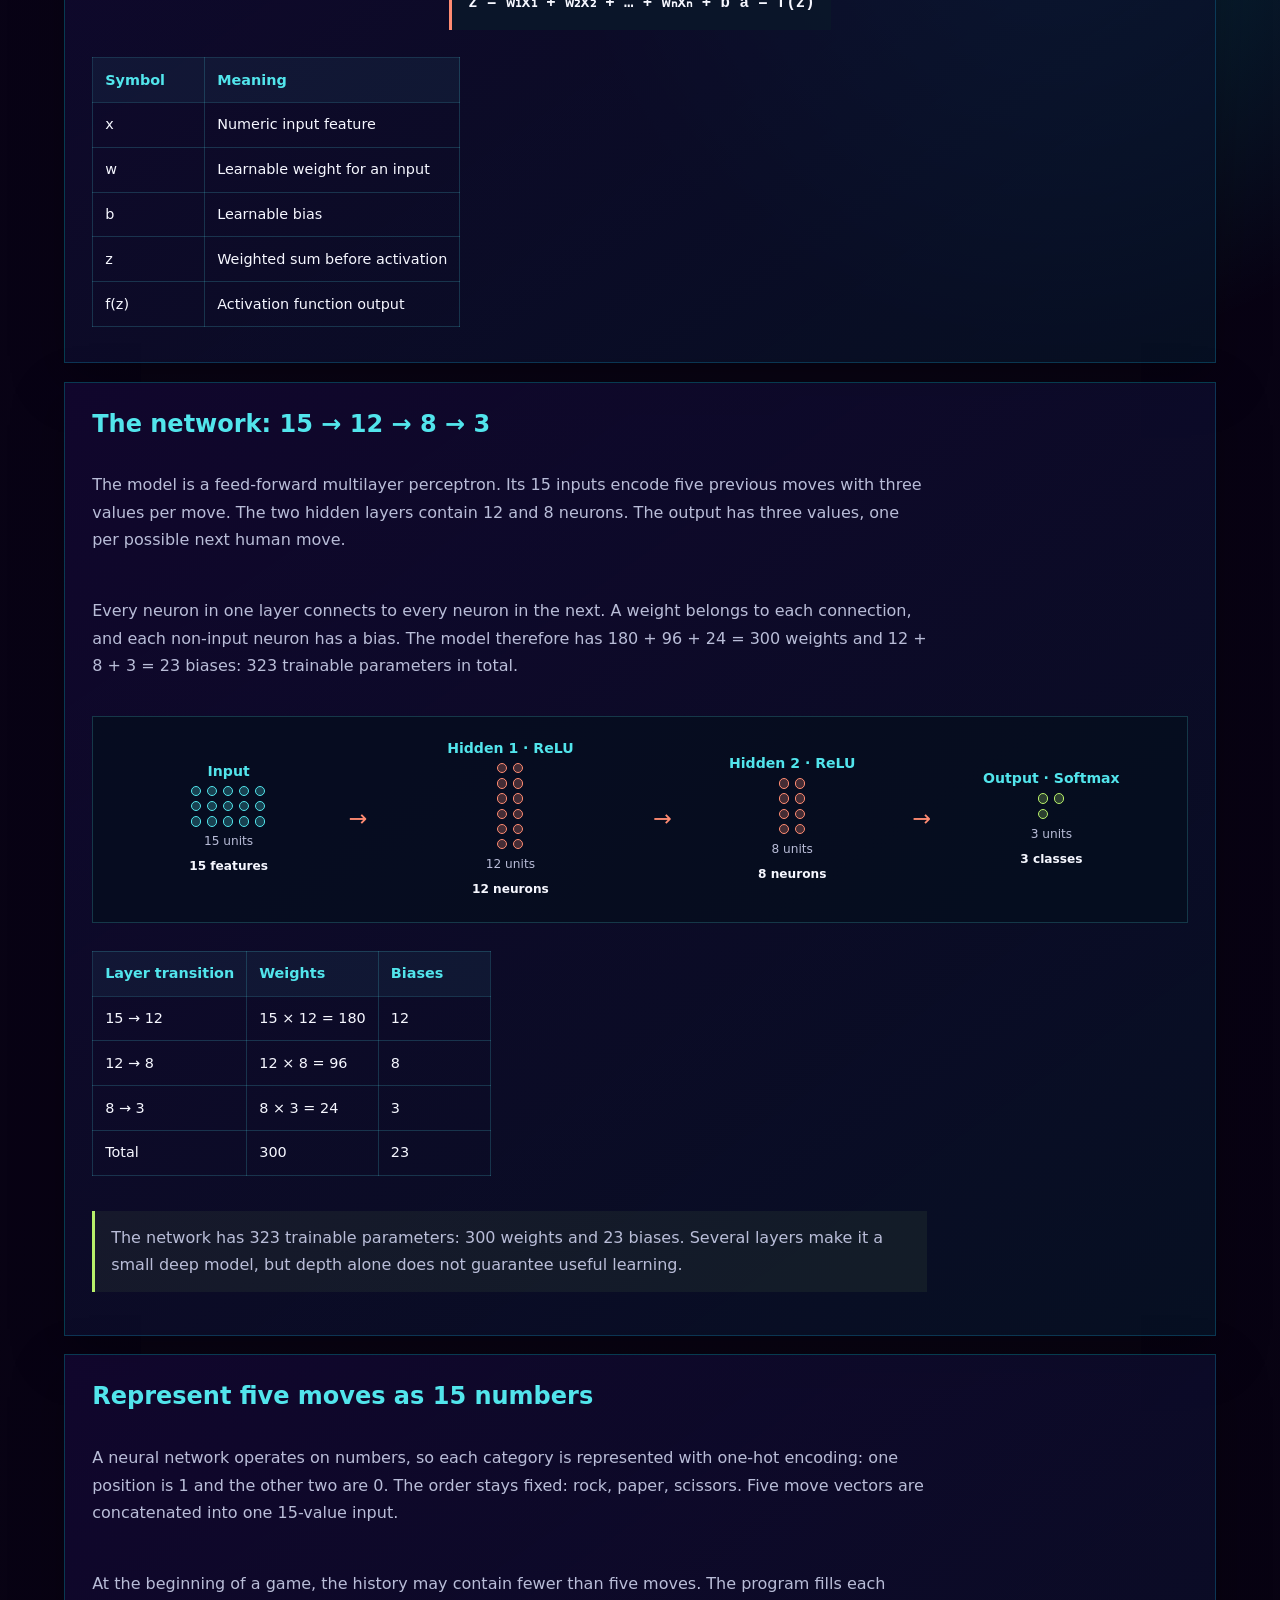
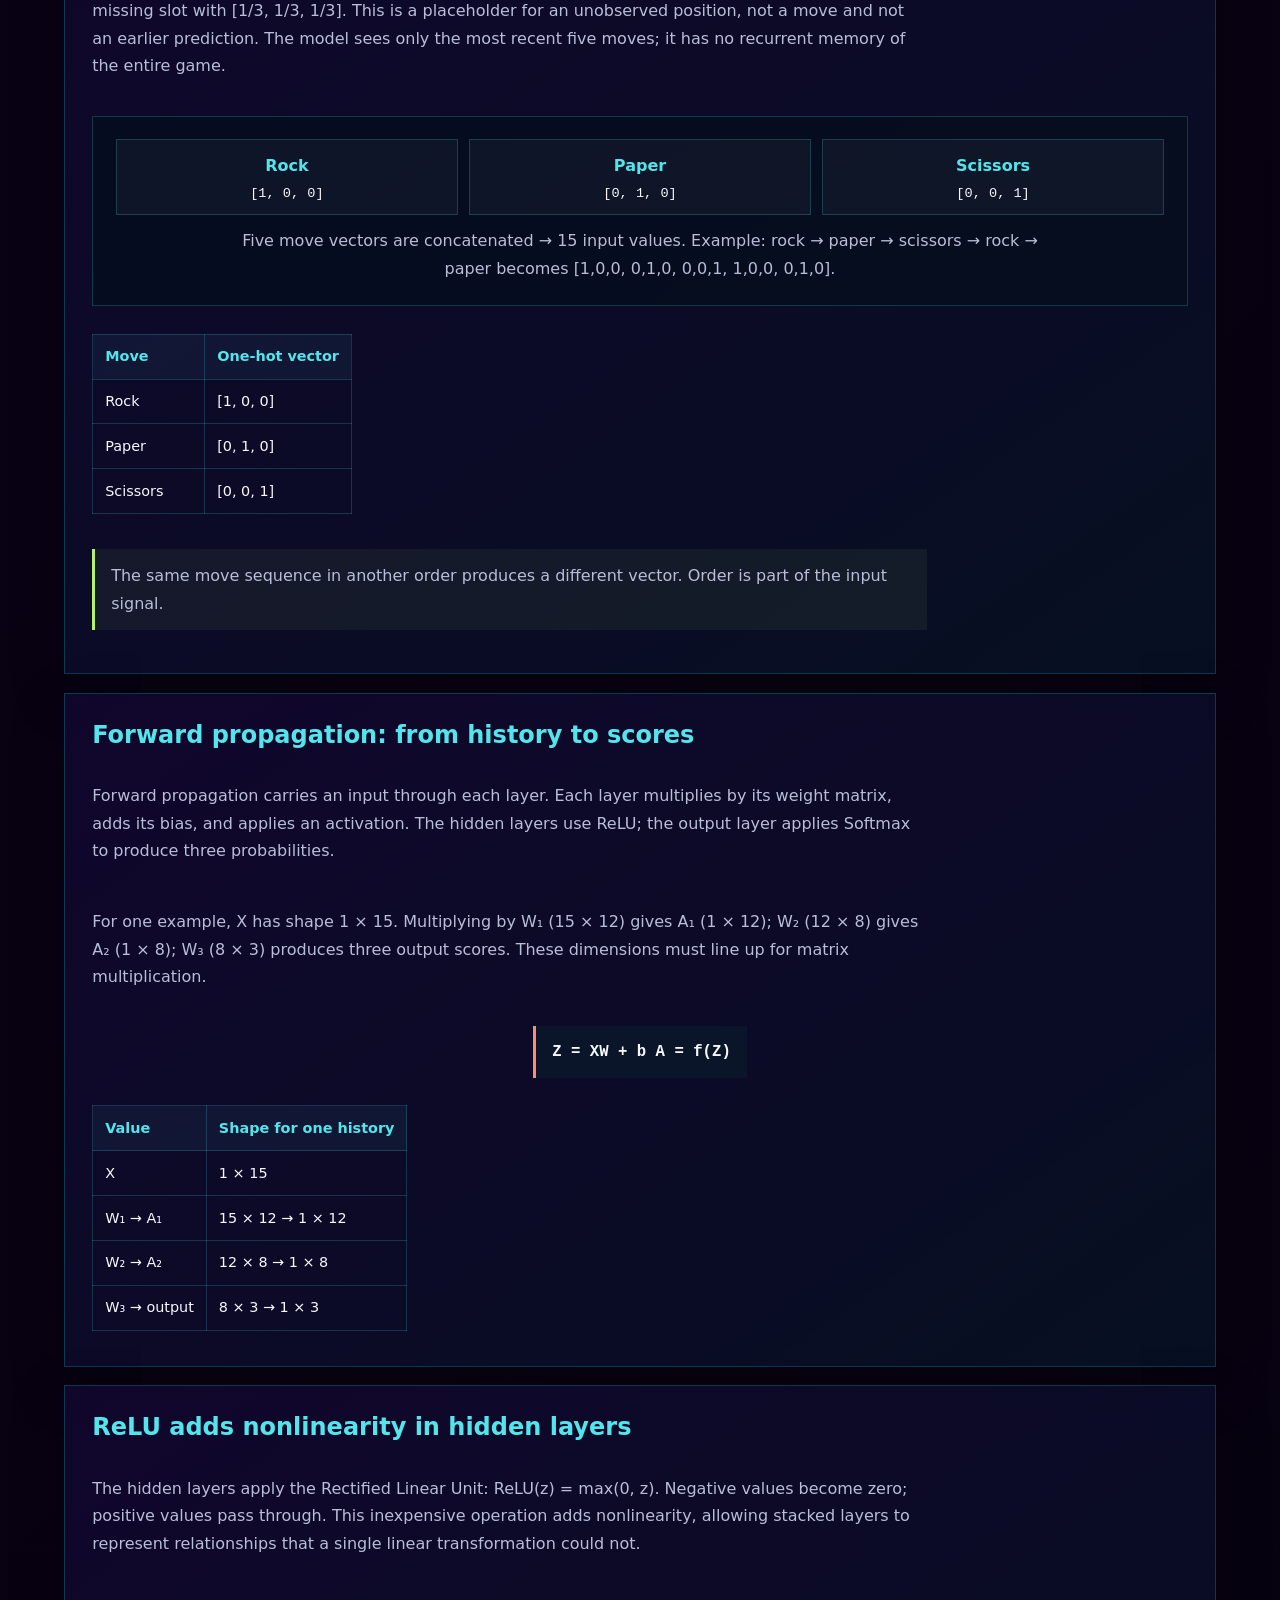
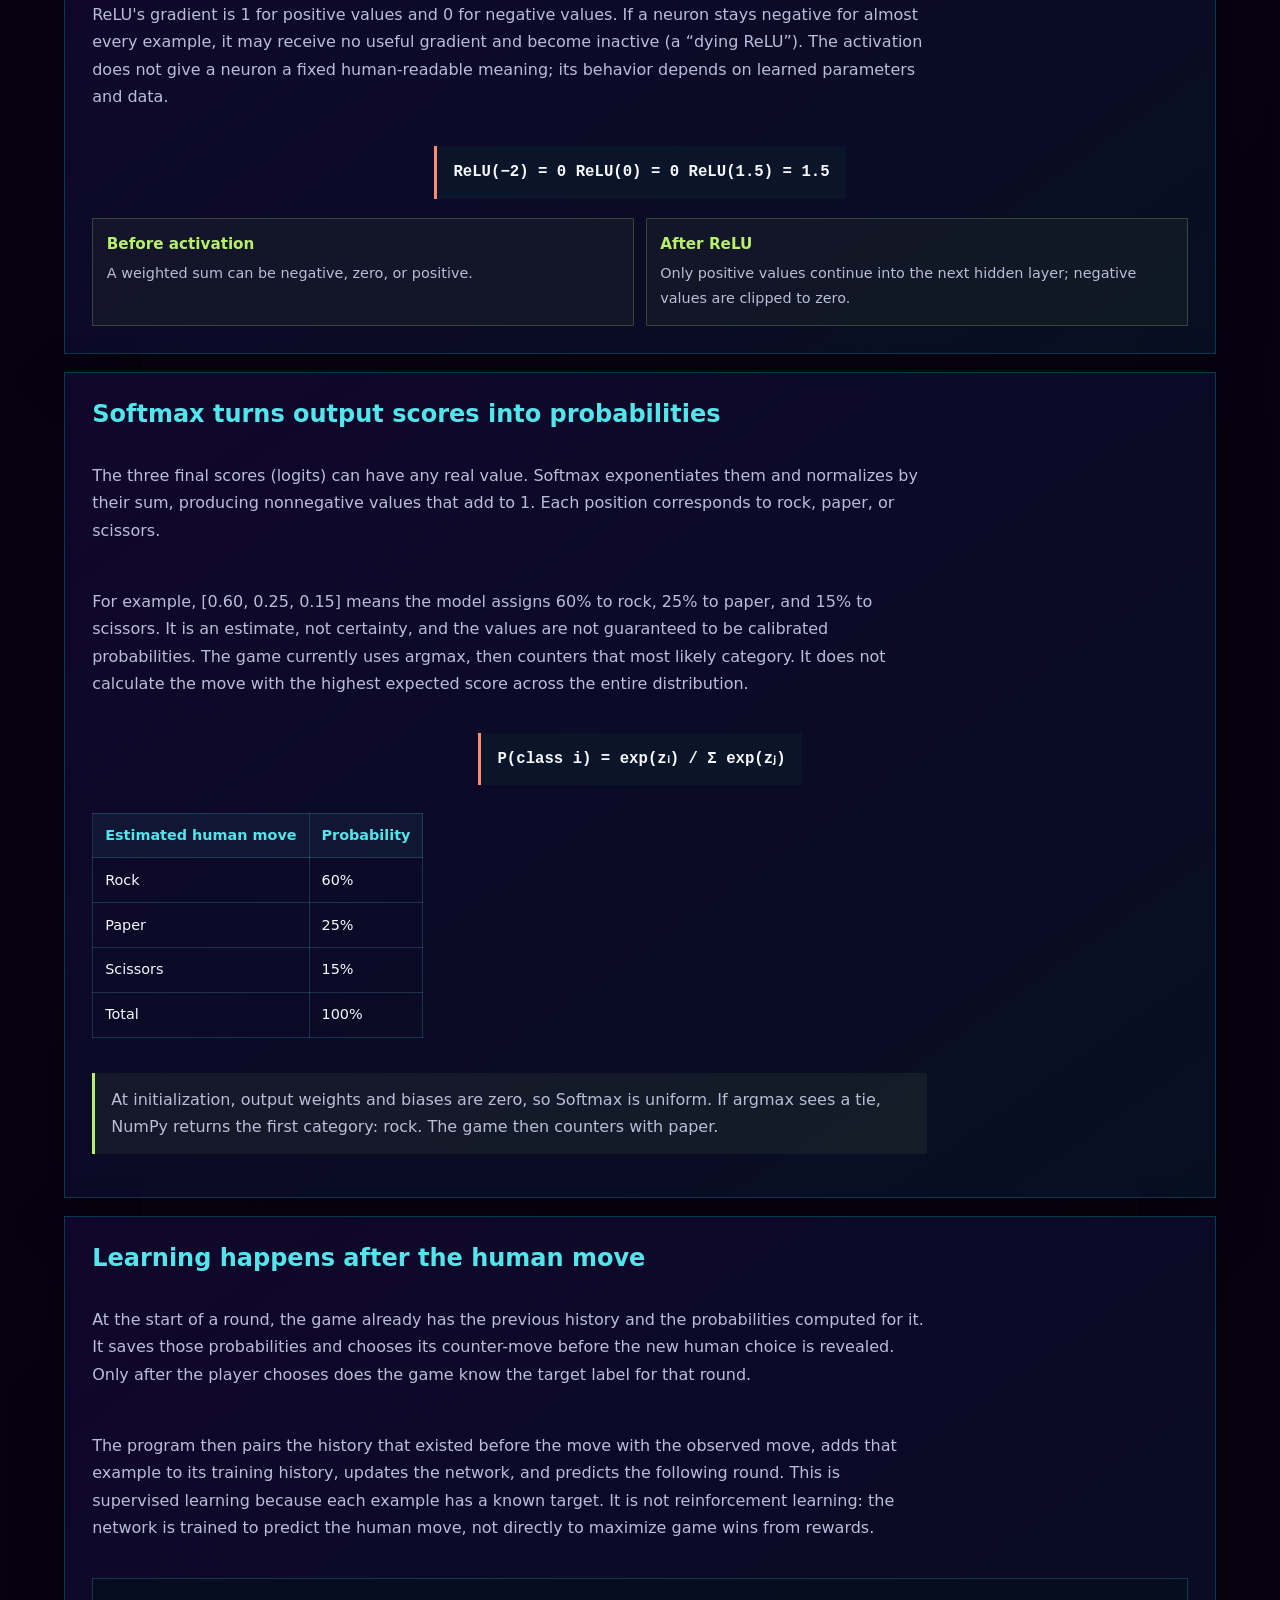
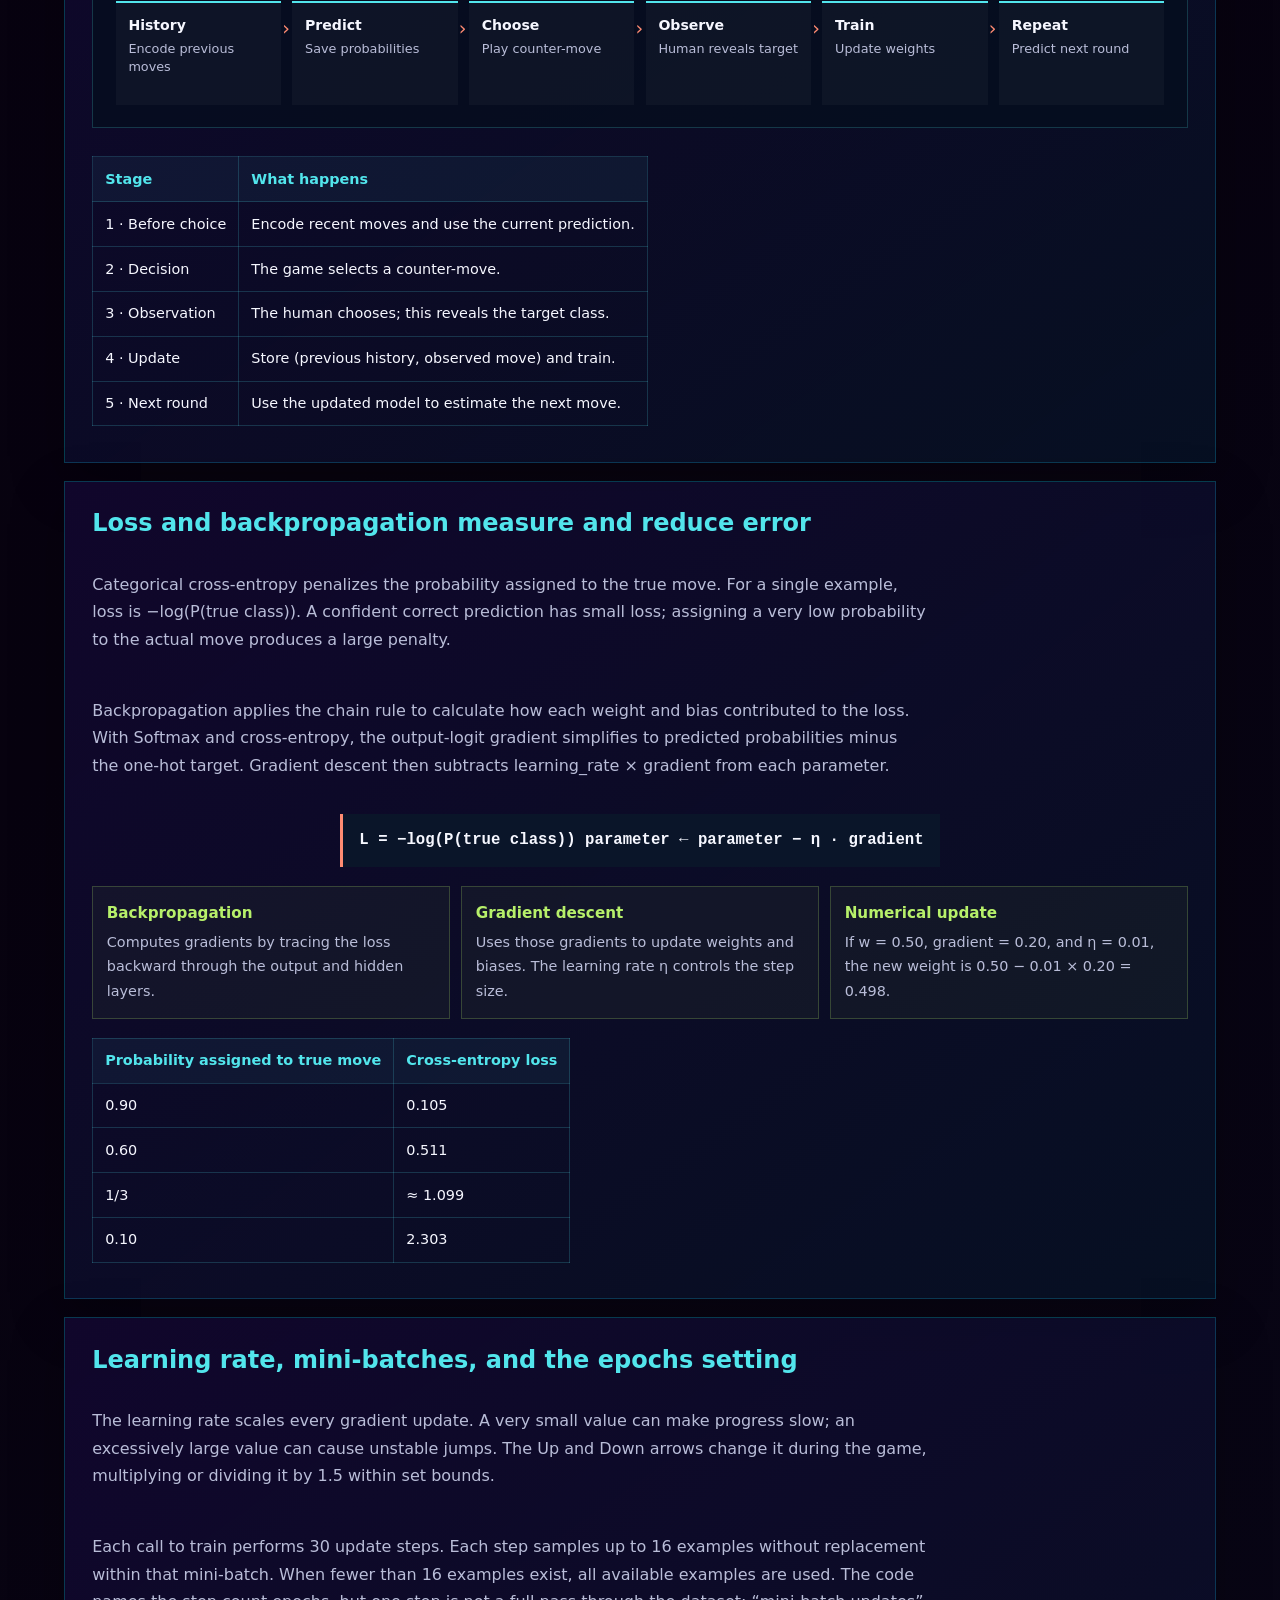
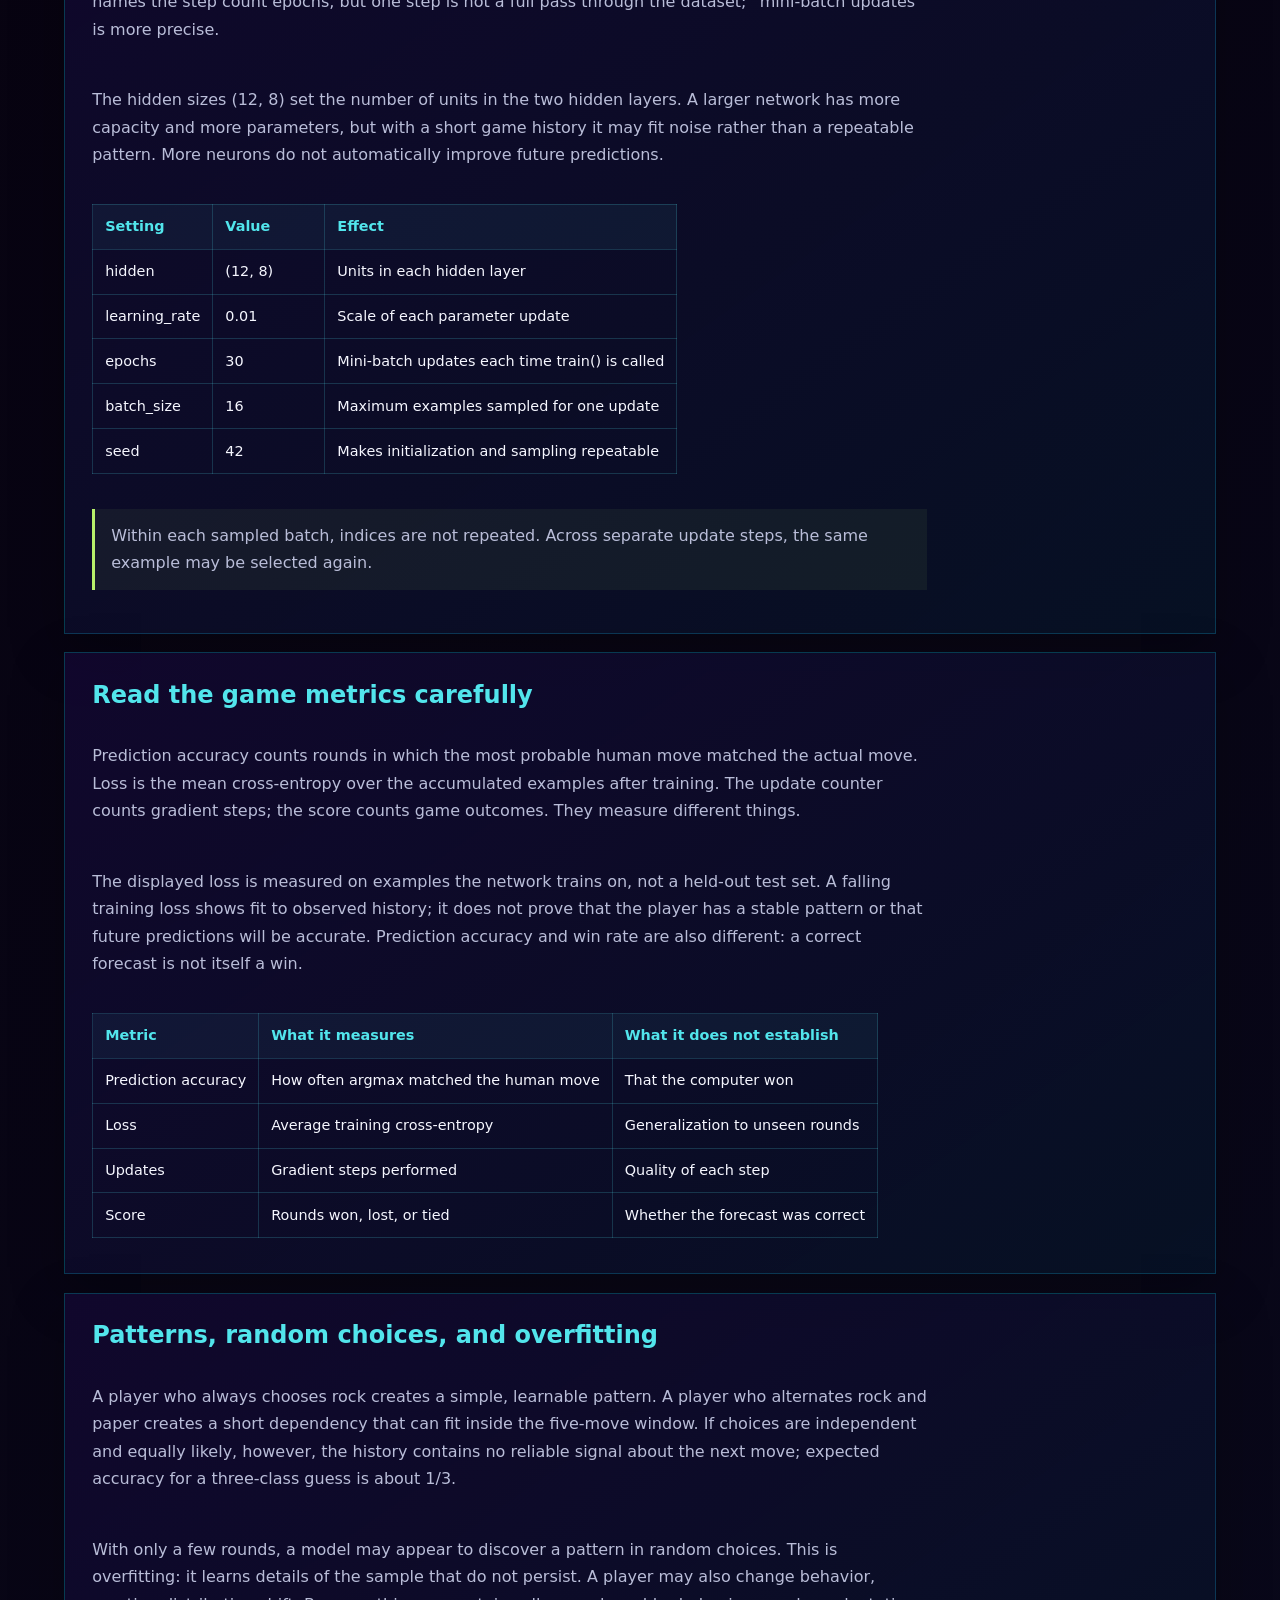
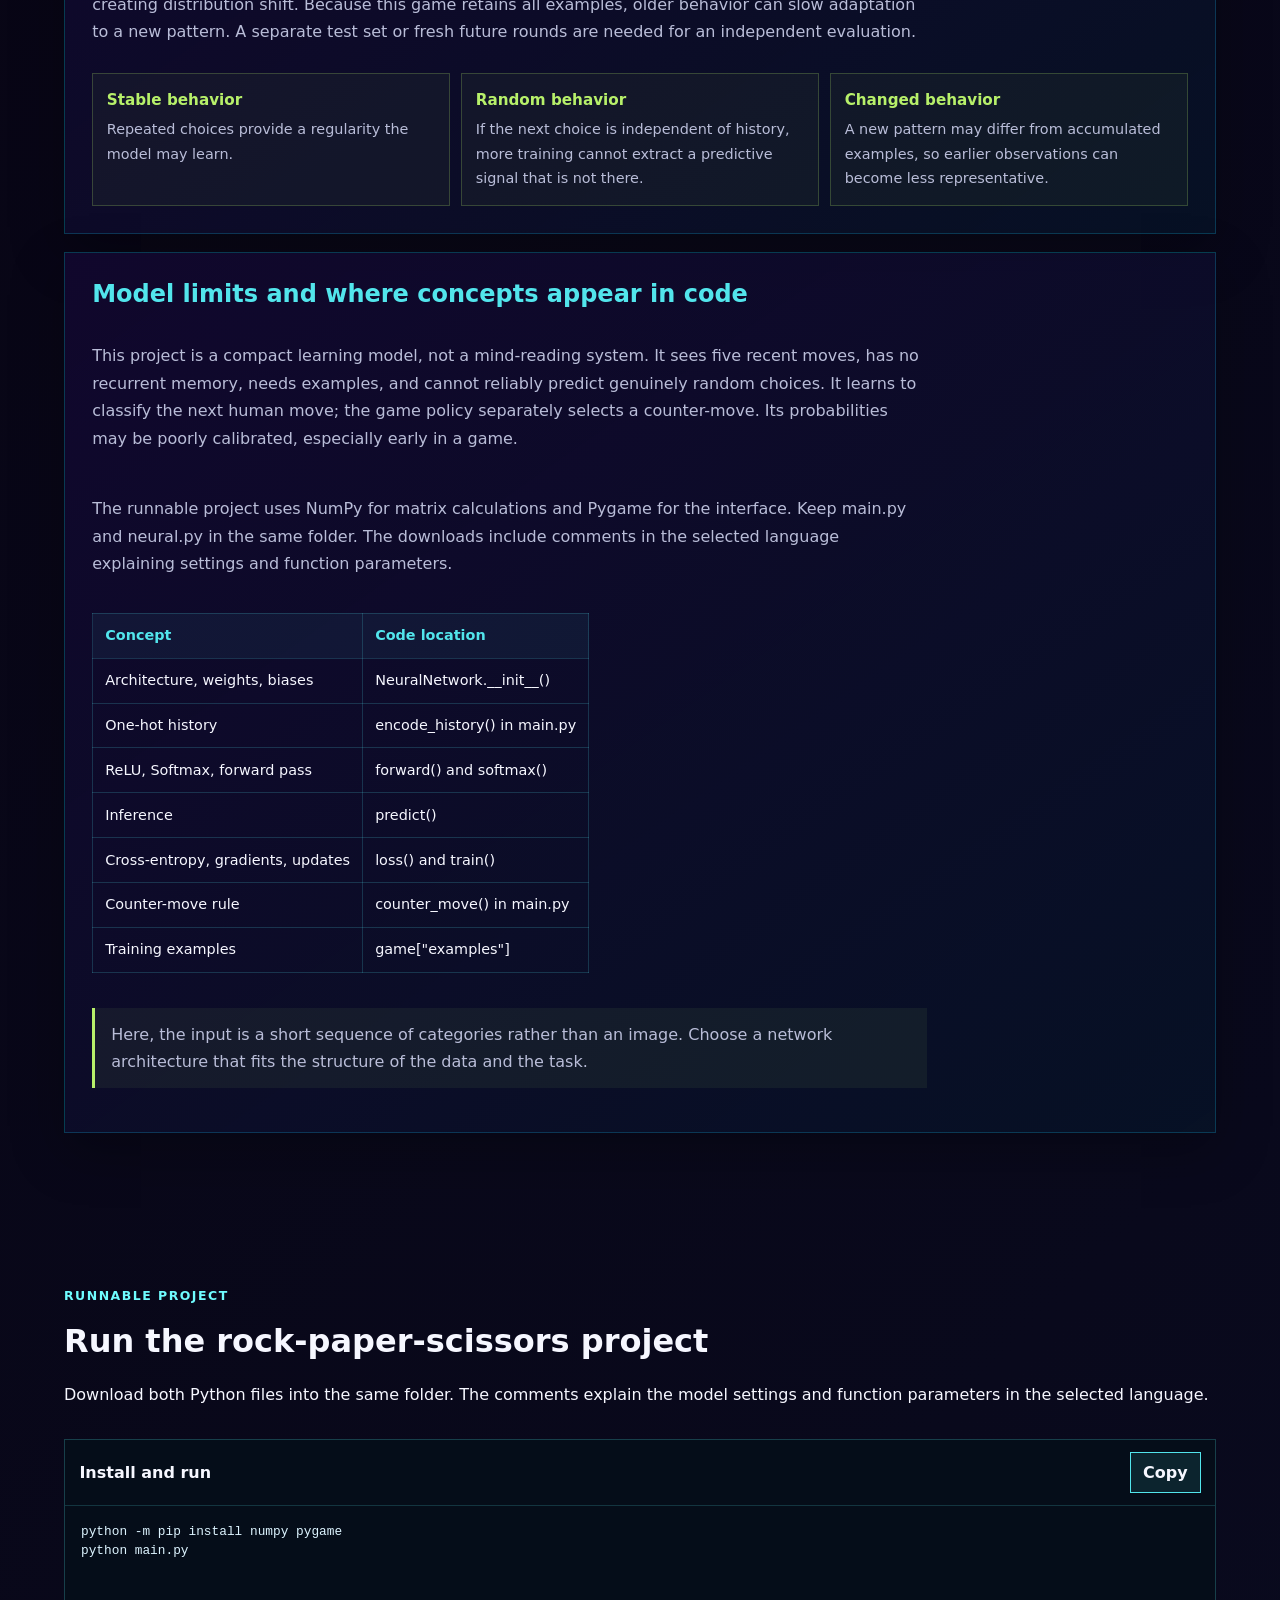
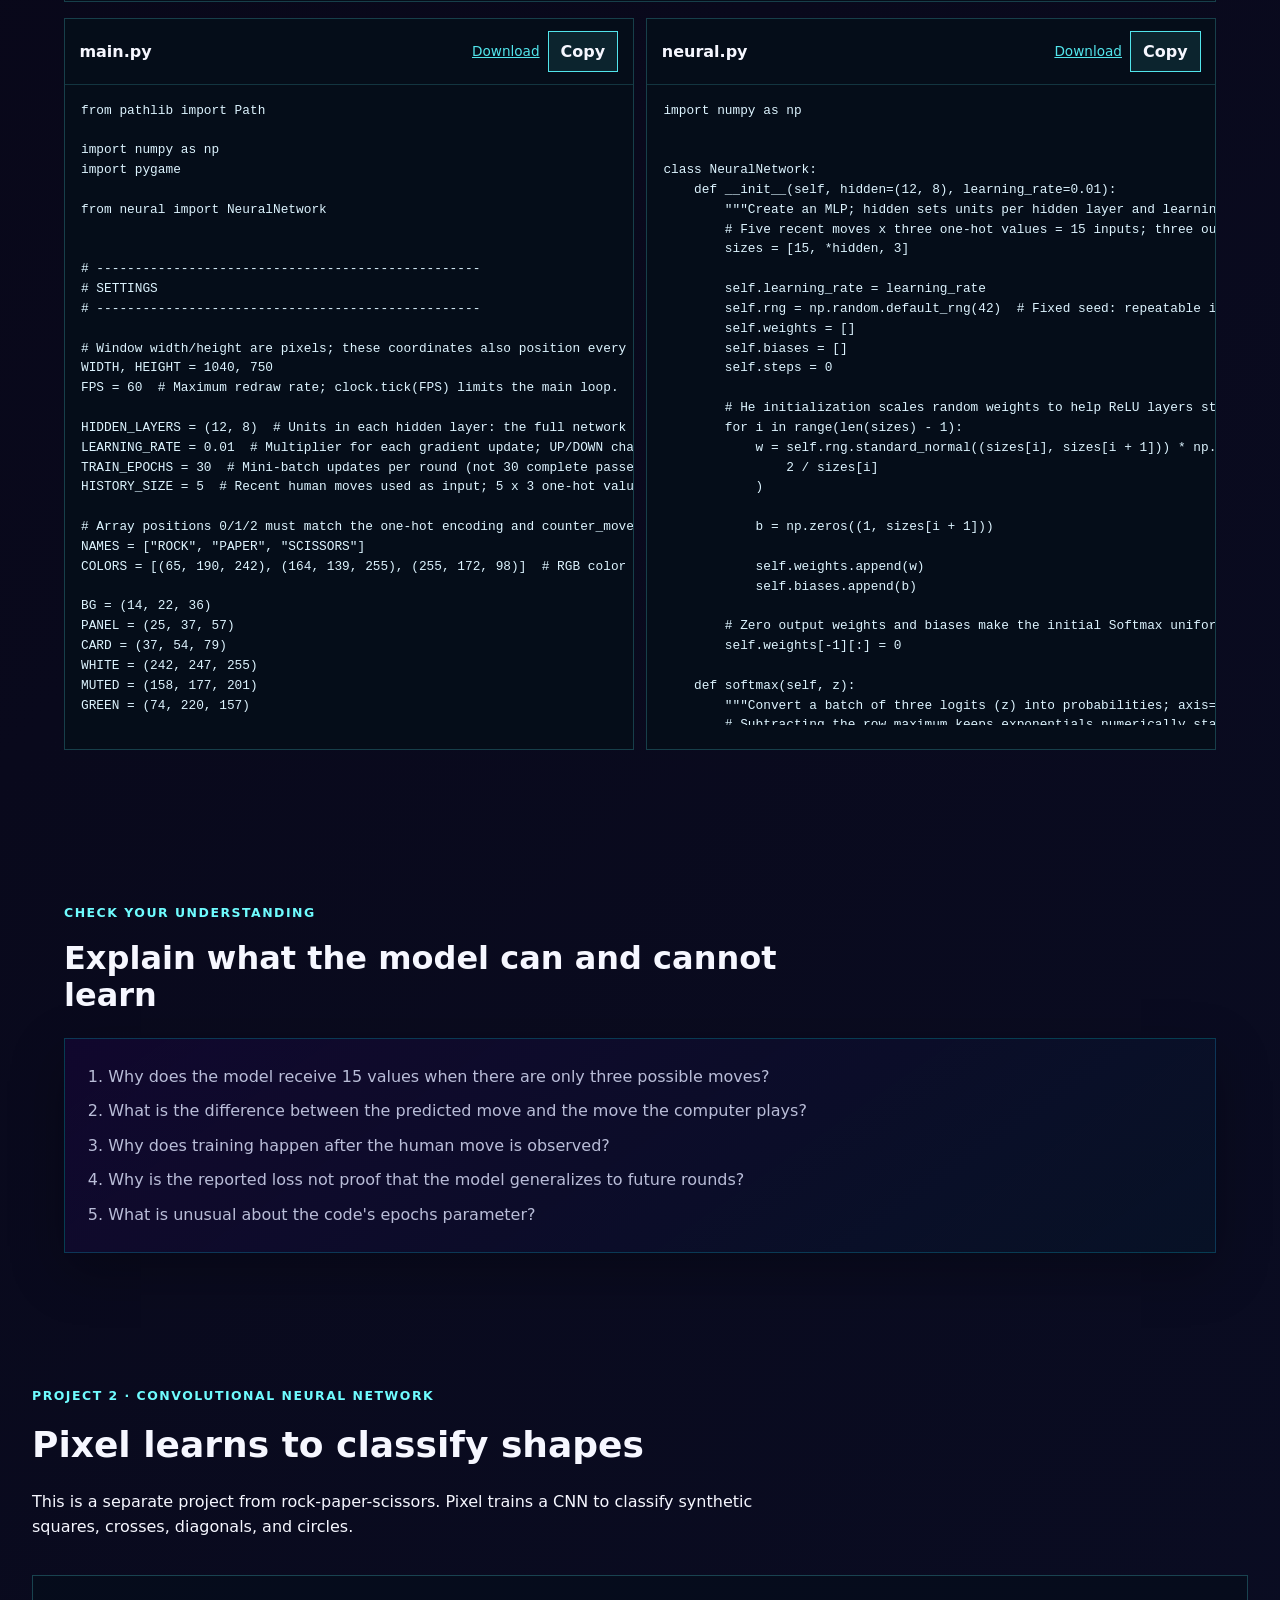
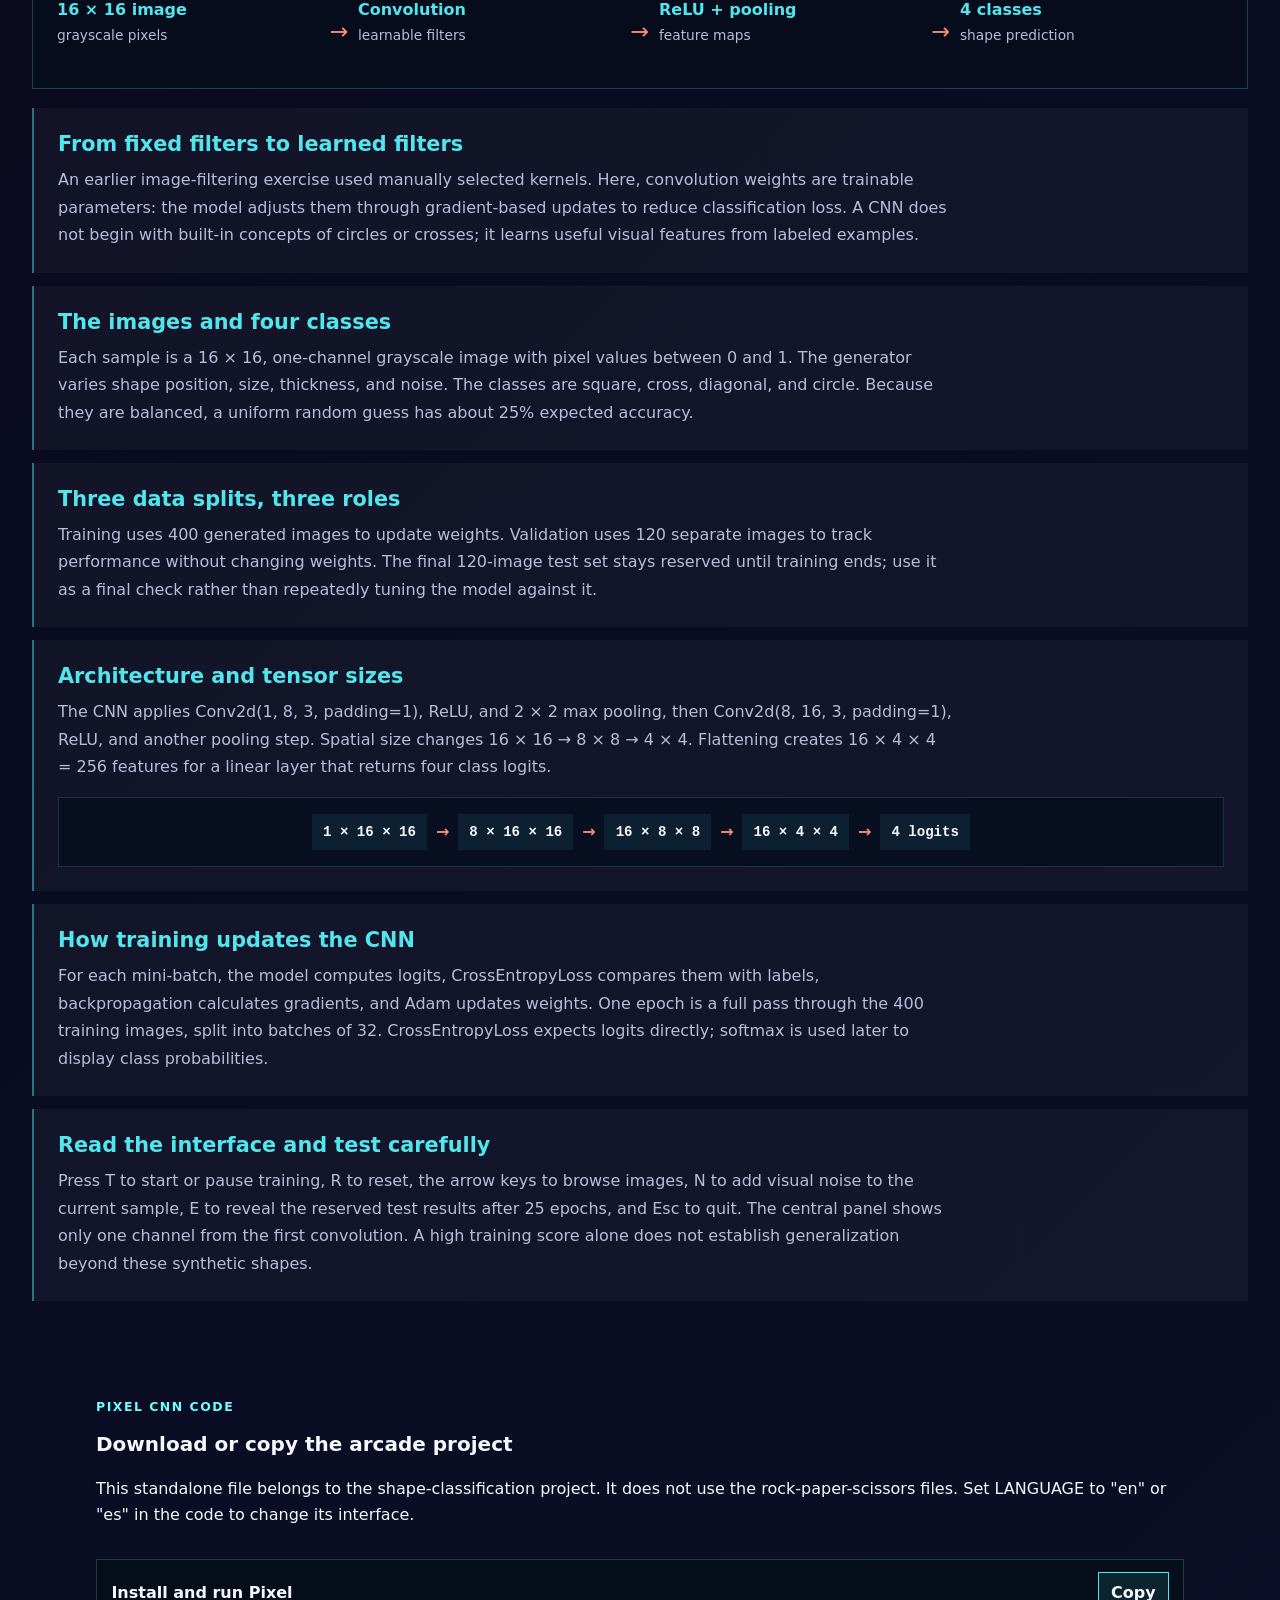
<file: clases/clase-05/index.html>
<!doctype html>
<html lang="en">
  <head>
    <meta charset="utf-8" />
    <meta name="viewport" content="width=device-width, initial-scale=1" />
    <meta name="description" content="Explore two neural-network projects: rock-paper-scissors prediction and a CNN arcade that learns to classify shapes." />
    <title>Two Neural Network Projects | Generative AI</title>
    <link rel="stylesheet" href="../../styles.css?v=20261027-2" />
    <link rel="stylesheet" href="../clase-03/clase-03.css?v=20260913-2" />
    <link rel="stylesheet" href="clase-05.css?v=20261027-2" />
  </head>
  <body>
    <header class="site-header">
      <a class="brand" href="../../" aria-label="Generative AI home">
        <span class="brand-mark">GAI</span><span>Generative AI</span>
      </a>
      <nav class="top-nav" aria-label="Class navigation" data-i18n-aria="navAria">
        <a href="../../" data-i18n="navHome">Home</a>
        <a href="#rps-project" data-i18n="navRps">Rock-paper-scissors</a>
        <a href="#arcade-project" data-i18n="navArcade">CNN arcade</a>
      </nav>
      <div class="language-switch" role="group" aria-label="Language switch" data-i18n-aria="languageSwitch">
        <button class="lang-button is-active" type="button" data-lang="en" aria-pressed="true">EN</button>
        <button class="lang-button" type="button" data-lang="es" aria-pressed="false">ES</button>
      </div>
    </header>

    <main class="class-page rps-page" id="top">
      <nav class="project-switcher" aria-label="Projects" data-i18n-aria="projectsAria">
        <a href="#rps-project" data-i18n="projectRps">Project 1 · Rock-paper-scissors</a>
        <a href="#arcade-project" data-i18n="projectArcade">Project 2 · Pixel CNN arcade</a>
      </nav>
      <div id="rps-project">
      <section class="class-hero rps-hero">
        <div class="class-hero-copy">
          <p class="eyebrow" data-i18n="heroLabel">Neural networks · Rock-paper-scissors</p>
          <h1 data-i18n="heroTitle">Can a neural network predict your next move?</h1>
          <p class="hero-text" data-i18n="heroText">Follow a small neural network as it reads a player's recent choices, estimates the next one, and updates from each new round.</p>
          <div class="hero-actions">
            <a class="primary-action" href="#notebook" data-i18n="explore">Explore the model</a>
            <a class="secondary-action" href="#code" data-i18n="getCode">Get the Python files</a>
          </div>
        </div>
        <div class="rps-visual" role="img" data-i18n-aria="visualLabel" aria-label="A neural network maps five past moves to probabilities for the next move">
          <div class="move-history"><span>0</span><span>1</span><span>2</span><span>0</span><span>1</span></div>
          <div class="network-layers" aria-hidden="true"><i></i><i></i><i></i></div>
          <div class="probability-bars"><span>0 <i></i></span><span>1 <i></i></span><span>2 <i></i></span></div>
          <p data-i18n="visualCaption">5 recent moves → 3 estimated probabilities</p>
        </div>
      </section>

      <section class="class-intro" aria-labelledby="goal-title">
        <div class="section-heading">
          <p class="eyebrow" data-i18n="goalLabel">Learning goal</p>
          <h2 id="goal-title" data-i18n="goalTitle">Separate prediction, decision, and learning</h2>
        </div>
        <div class="competency-card"><p data-i18n="goalText">Explain how the game encodes recent moves, produces three probabilities, selects a counter-move, and trains on the human move only after that move is known.</p></div>
      </section>

      <section class="class-shell" id="notebook" aria-labelledby="notebook-title">
        <div class="section-heading">
          <p class="eyebrow" data-i18n="notebookLabel">Student notebook</p>
          <h2 id="notebook-title" data-i18n="notebookTitle">A neural network learns a short pattern</h2>
          <p class="section-lead" data-i18n="notebookLead">The model predicts the human player's next move. The game then uses a separate rule to choose a move that beats the most likely option.</p>
        </div>
        <nav class="rps-toc" aria-label="Notebook contents" data-i18n-aria="contentsAria">
          <div class="index-title" data-i18n="contentsTitle">In this page</div>
          <div id="classIndex"></div>
        </nav>
        <div class="class-sections rps-sections" id="lessonSections"></div>
      </section>

      <section class="class-shell code-section" id="code" aria-labelledby="code-title">
        <div class="section-heading">
          <p class="eyebrow" data-i18n="codeLabel">Runnable project</p>
          <h2 id="code-title" data-i18n="codeTitle">Run the rock-paper-scissors project</h2>
          <p class="section-lead" data-i18n="codeLead">Download both Python files into the same folder. The comments explain the model settings and function parameters in the selected language.</p>
        </div>
        <div class="setup-panel">
          <div class="code-heading"><strong data-i18n="setupTitle">Install and run</strong><button class="copy-button" type="button" data-copy="setup" data-i18n="copy">Copy</button></div>
          <pre><code id="setupCode"></code></pre>
          <p class="copy-status" role="status" aria-live="polite"></p>
        </div>
        <div class="source-grid">
          <article class="code-panel-shell">
            <div class="code-heading"><strong>main.py</strong><div><a class="download-link" id="downloadMain" href="code/en/main.py" download data-i18n="download">Download</a><button class="copy-button" type="button" data-copy="main" data-i18n="copy" disabled>Copy</button></div></div>
            <pre><code id="mainSource"></code></pre>
            <p class="copy-status" id="mainStatus" role="status" aria-live="polite"></p>
          </article>
          <article class="code-panel-shell">
            <div class="code-heading"><strong>neural.py</strong><div><a class="download-link" id="downloadNeural" href="code/en/neural.py" download data-i18n="download">Download</a><button class="copy-button" type="button" data-copy="neural" data-i18n="copy" disabled>Copy</button></div></div>
            <pre><code id="neuralSource"></code></pre>
            <p class="copy-status" id="neuralStatus" role="status" aria-live="polite"></p>
          </article>
        </div>
      </section>

      <section class="class-shell" id="checkpoint" aria-labelledby="checkpoint-title">
        <div class="section-heading">
          <p class="eyebrow" data-i18n="checkLabel">Check your understanding</p>
          <h2 id="checkpoint-title" data-i18n="checkTitle">Explain what the model can and cannot learn</h2>
        </div>
        <div class="check-card checkpoint-card"><ol id="checkpointList"></ol></div>
      </section>
      </div>

      <section class="arcade-project" id="arcade-project" aria-labelledby="arcade-title">
        <header class="arcade-heading">
          <p class="eyebrow" data-i18n="arcadeLabel">Project 2 · Convolutional neural network</p>
          <h2 id="arcade-title" data-i18n="arcadeTitle">Pixel learns to classify shapes</h2>
          <p class="section-lead" data-i18n="arcadeIntro">This is a separate project from rock-paper-scissors. Pixel trains a CNN to classify synthetic squares, crosses, diagonals, and circles.</p>
        </header>
        <div class="arcade-flow" role="img" data-i18n-aria="arcadeFlowAria">
          <div><strong data-i18n="flowInput">16 × 16 image</strong><span data-i18n="flowInputSub">grayscale pixels</span></div><i aria-hidden="true">→</i>
          <div><strong data-i18n="flowConv">Convolution</strong><span data-i18n="flowConvSub">learnable filters</span></div><i aria-hidden="true">→</i>
          <div><strong data-i18n="flowFeatures">ReLU + pooling</strong><span data-i18n="flowFeaturesSub">feature maps</span></div><i aria-hidden="true">→</i>
          <div><strong data-i18n="flowOutput">4 classes</strong><span data-i18n="flowOutputSub">shape prediction</span></div>
        </div>
        <div class="arcade-content" id="arcadeContent"></div>
        <section class="class-shell code-section arcade-code" id="arcade-code" aria-labelledby="arcade-code-title">
          <div class="section-heading">
            <p class="eyebrow" data-i18n="arcadeCodeLabel">Pixel CNN code</p>
            <h3 id="arcade-code-title" data-i18n="arcadeCodeTitle">Download or copy the arcade project</h3>
            <p class="section-lead" data-i18n="arcadeCodeLead">This standalone file belongs to the shape-classification project. It does not use the rock-paper-scissors files.</p>
          </div>
          <div class="setup-panel">
            <div class="code-heading"><strong data-i18n="arcadeSetupTitle">Install and run Pixel</strong><button class="copy-button" type="button" data-copy="arcadeSetup" data-i18n="copy">Copy</button></div>
            <pre><code id="arcadeSetupCode"></code></pre><p class="copy-status" id="arcadeSetupStatus" role="status" aria-live="polite"></p>
          </div>
          <article class="code-panel-shell">
            <div class="code-heading"><strong>main_clase5.py</strong><div><a class="download-link" id="downloadArcade" href="code/arcade/main_clase5.py" download data-i18n="download">Download</a><button class="copy-button" type="button" data-copy="arcade" data-i18n="copy" disabled>Copy</button></div></div>
            <pre><code id="arcadeSource"></code></pre><p class="copy-status" id="arcadeStatus" role="status" aria-live="polite"></p>
          </article>
        </section>
      </section>
    </main>

    <footer class="site-footer"><span data-i18n="footerText">Generative AI course notebook</span><a href="../../">dialvebe.github.io/GenAi</a></footer>
    <script src="clase-05.js?v=20261027-2"></script>
  </body>
</html>
</file>
<file: styles.css>
:root {
  color-scheme: dark;
  --bg: #090319;
  --bg-2: #12052b;
  --panel: rgba(17, 11, 42, 0.82);
  --panel-2: rgba(10, 26, 47, 0.78);
  --line: rgba(0, 240, 255, 0.32);
  --cyan: #00f0ff;
  --cyan-2: #6ffcff;
  --pink: #ff39d4;
  --lime: #b9ff63;
  --amber: #ffd166;
  --text: #f6f7ff;
  --muted: #b9bdd8;
  --soft: #777caa;
  --shadow: 0 24px 80px rgba(0, 0, 0, 0.38);
  --radius: 8px;
}

* {
  box-sizing: border-box;
}

html {
  scroll-behavior: smooth;
}

body {
  margin: 0;
  min-width: 320px;
  overflow-x: hidden;
  background:
    radial-gradient(circle at 82% 18%, rgba(0, 240, 255, 0.18), transparent 30rem),
    radial-gradient(circle at 12% 12%, rgba(255, 57, 212, 0.16), transparent 24rem),
    linear-gradient(135deg, var(--bg), #07020f 48%, #0b1029);
  color: var(--text);
  font-family:
    Inter, ui-sans-serif, system-ui, -apple-system, BlinkMacSystemFont, "Segoe UI",
    sans-serif;
  line-height: 1.6;
}

body::before {
  position: fixed;
  inset: 0;
  pointer-events: none;
  content: "";
  background-image:
    linear-gradient(rgba(255, 255, 255, 0.035) 1px, transparent 1px),
    linear-gradient(90deg, rgba(255, 255, 255, 0.035) 1px, transparent 1px);
  background-size: 56px 56px;
  mask-image: linear-gradient(to bottom, rgba(0, 0, 0, 0.8), transparent 78%);
}

a {
  color: inherit;
}

.site-header {
  position: sticky;
  top: 0;
  z-index: 20;
  display: grid;
  grid-template-columns: auto 1fr auto;
  gap: 1rem;
  align-items: center;
  padding: 0.8rem clamp(1rem, 4vw, 3rem);
  border-bottom: 1px solid rgba(0, 240, 255, 0.18);
  background: rgba(7, 2, 20, 0.82);
  backdrop-filter: blur(18px);
}

.brand,
.top-nav,
.language-switch,
.hero-actions {
  display: flex;
  align-items: center;
}

.brand {
  gap: 0.7rem;
  font-weight: 800;
  text-decoration: none;
  letter-spacing: 0;
}

.brand-mark {
  display: grid;
  width: 2.4rem;
  height: 2.4rem;
  place-items: center;
  border: 1px solid var(--cyan);
  color: var(--cyan-2);
  font-size: 0.72rem;
  box-shadow: inset 0 0 18px rgba(0, 240, 255, 0.28), 0 0 18px rgba(0, 240, 255, 0.2);
}

.top-nav {
  justify-content: flex-end;
  gap: 0.85rem;
  font-size: 0.92rem;
}

.top-nav a,
.primary-action,
.secondary-action,
.lang-button,
.topic-index a {
  min-height: 2.4rem;
  border: 1px solid rgba(0, 240, 255, 0.28);
  color: var(--text);
  text-decoration: none;
}

.top-nav a,
.primary-action,
.secondary-action,
.lang-button {
  display: inline-flex;
  align-items: center;
  justify-content: center;
  gap: 0.45rem;
  padding: 0.55rem 0.8rem;
  background: rgba(10, 14, 38, 0.72);
}

.repo-link {
  color: var(--cyan-2) !important;
}

.language-switch {
  gap: 0.35rem;
}

.lang-button {
  cursor: pointer;
  font: inherit;
}

.lang-button.is-active,
.primary-action {
  border-color: var(--cyan);
  background: linear-gradient(135deg, rgba(0, 240, 255, 0.18), rgba(255, 57, 212, 0.16));
  color: white;
  box-shadow: 0 0 24px rgba(0, 240, 255, 0.22);
}

.hero {
  min-height: calc(100svh - 4.1rem);
  display: grid;
  grid-template-columns: minmax(0, 0.86fr) minmax(20rem, 1.14fr);
  gap: clamp(1.5rem, 4vw, 4rem);
  align-items: center;
  padding: clamp(3.5rem, 7vw, 7rem) clamp(1rem, 5vw, 5rem) 3rem;
  overflow: hidden;
}

.hero-copy {
  position: relative;
  z-index: 2;
  max-width: 43rem;
}

.eyebrow {
  margin: 0 0 0.7rem;
  color: var(--cyan-2);
  font-size: 0.78rem;
  font-weight: 800;
  letter-spacing: 0.12em;
  text-transform: uppercase;
}

h1,
h2,
h3 {
  margin: 0;
  line-height: 1.04;
  letter-spacing: 0;
}

h1 {
  max-width: 9ch;
  font-size: 6.8rem;
  text-transform: uppercase;
  text-shadow: 0 0 28px rgba(0, 240, 255, 0.16);
}

h2 {
  font-size: 3.2rem;
  max-width: 12ch;
}

h3 {
  font-size: 1.25rem;
}

.hero-text {
  max-width: 39rem;
  margin: 1.2rem 0 0;
  color: var(--muted);
  font-size: 1.22rem;
}

.hero-actions {
  flex-wrap: wrap;
  gap: 0.8rem;
  margin-top: 2rem;
}

.primary-action,
.secondary-action {
  min-width: 10rem;
}

.hero-panel {
  min-height: clamp(20rem, 52vw, 42rem);
  border: 1px solid rgba(0, 240, 255, 0.22);
  background:
    linear-gradient(90deg, rgba(9, 3, 25, 0.36), rgba(9, 3, 25, 0.04)),
    url("assets/genai-hero.png") center / cover;
  box-shadow: var(--shadow), inset 0 0 56px rgba(0, 240, 255, 0.12);
  clip-path: polygon(8% 0, 100% 0, 100% 90%, 88% 100%, 0 100%, 0 12%);
}

.study-map,
.topics-shell,
.classes-shell {
  padding: clamp(3rem, 6vw, 6rem) clamp(1rem, 5vw, 5rem);
}

.section-heading {
  display: grid;
  grid-template-columns: minmax(0, 0.42fr) minmax(0, 0.58fr);
  gap: 1.5rem;
  align-items: end;
  margin-bottom: 1.5rem;
}

.section-heading h2 {
  max-width: 16ch;
}

.map-grid,
.detail-grid {
  display: grid;
  grid-template-columns: repeat(3, minmax(0, 1fr));
  gap: 1rem;
}

.map-grid article,
.topic-card,
.class-card,
.detail-card,
.visual-card {
  border: 1px solid rgba(0, 240, 255, 0.2);
  background: linear-gradient(145deg, rgba(18, 7, 48, 0.86), rgba(6, 20, 40, 0.72));
  box-shadow: 0 18px 50px rgba(0, 0, 0, 0.28);
}

.map-grid article {
  min-height: 10rem;
  padding: 1.2rem;
}

.class-list {
  display: grid;
  grid-template-columns: repeat(auto-fit, minmax(min(100%, 22rem), 1fr));
  gap: 1rem;
}

.class-toc {
  display: grid;
  gap: 0.55rem;
}

.class-toc-head,
.class-toc-row {
  display: grid;
  grid-template-columns: minmax(12rem, 1.35fr) minmax(11rem, 1fr) minmax(13rem, 1.15fr) minmax(5.2rem, 0.45fr);
  gap: 0.75rem;
  align-items: center;
  min-width: 0;
}

.class-toc-head {
  padding: 0 1rem 0.35rem;
  color: var(--soft);
  font-size: 0.74rem;
  font-weight: 900;
  text-transform: uppercase;
}

.class-toc-row {
  position: relative;
  padding: 1rem;
  overflow: hidden;
  border: 1px solid rgba(0, 240, 255, 0.2);
  background: linear-gradient(145deg, rgba(18, 7, 48, 0.86), rgba(6, 20, 40, 0.72));
  box-shadow: 0 18px 50px rgba(0, 0, 0, 0.28);
}

.class-toc-row::before {
  position: absolute;
  inset: 0 0 auto;
  height: 0.2rem;
  content: "";
  background: linear-gradient(90deg, var(--pink), var(--cyan), var(--lime));
}

.class-toc-row strong {
  color: var(--cyan-2);
  font-size: 1.12rem;
  line-height: 1.18;
}

.class-toc-row span:not(.class-number) {
  color: var(--muted);
}

.class-open {
  min-height: 2.35rem;
  display: inline-flex;
  align-items: center;
  justify-content: center;
  border: 1px solid var(--cyan);
  color: var(--text);
  font-weight: 900;
  text-decoration: none;
  background: rgba(0, 240, 255, 0.1);
}

.class-open:hover,
.class-open:focus-visible {
  box-shadow: 0 0 24px rgba(0, 240, 255, 0.22);
}

.class-card {
  position: relative;
  display: grid;
  gap: 0.7rem;
  min-height: 13rem;
  padding: 1.25rem;
  overflow: hidden;
  text-decoration: none;
}

.class-card::before {
  position: absolute;
  inset: 0 0 auto;
  height: 0.2rem;
  content: "";
  background: linear-gradient(90deg, var(--pink), var(--cyan), var(--lime));
}

.class-card:hover,
.class-card:focus-visible {
  border-color: var(--cyan);
  box-shadow: 0 0 28px rgba(0, 240, 255, 0.2), 0 18px 50px rgba(0, 0, 0, 0.28);
}

.class-number {
  color: var(--pink);
  font-size: 0.82rem;
  font-weight: 900;
  text-transform: uppercase;
}

.class-card strong {
  max-width: 24rem;
  color: var(--cyan-2);
  font-size: 1.45rem;
  line-height: 1.16;
}

.class-card span:last-child {
  color: var(--muted);
}

.map-grid strong,
.detail-card strong {
  color: var(--cyan-2);
}

.map-grid p,
.topic-summary,
.topic-deep,
.detail-card p {
  color: var(--muted);
}

.topic-layout {
  display: grid;
  grid-template-columns: 17rem minmax(0, 1fr);
  gap: 1.2rem;
  align-items: start;
}

.topic-index {
  position: sticky;
  top: 5.5rem;
  max-height: calc(100svh - 6.5rem);
  overflow: auto;
  padding: 0.9rem;
  border: 1px solid rgba(255, 57, 212, 0.22);
  background: rgba(8, 4, 24, 0.72);
}

.index-title {
  margin-bottom: 0.55rem;
  color: var(--soft);
  font-size: 0.78rem;
  font-weight: 800;
  text-transform: uppercase;
}

.topic-index a {
  display: flex;
  gap: 0.55rem;
  align-items: center;
  margin: 0.4rem 0;
  padding: 0.52rem 0.6rem;
  color: var(--muted);
  font-size: 0.87rem;
  background: rgba(255, 255, 255, 0.035);
}

.topic-index a:hover,
.topic-index a:focus-visible {
  border-color: var(--cyan);
  color: white;
}

.topics {
  display: grid;
  gap: 1.2rem;
}

.topic-card {
  position: relative;
  overflow: hidden;
  padding: clamp(1rem, 3vw, 1.7rem);
}

.topic-card::before {
  position: absolute;
  inset: 0 0 auto;
  height: 0.2rem;
  content: "";
  background: linear-gradient(90deg, var(--cyan), var(--pink), var(--lime));
}

.topic-top {
  display: grid;
  grid-template-columns: minmax(0, 0.86fr) minmax(18rem, 0.64fr);
  gap: 1.2rem;
  align-items: stretch;
}

.topic-number {
  color: var(--pink);
  font-weight: 900;
  font-size: 0.85rem;
}

.topic-card h3 {
  margin: 0.35rem 0 0.8rem;
  font-size: 2.1rem;
}

.topic-summary {
  margin: 0 0 1rem;
  font-size: 1.05rem;
}

.topic-deep {
  margin: 0;
}

.visual-card {
  min-height: 17rem;
  display: grid;
  place-items: center;
  padding: 1rem;
  background:
    linear-gradient(180deg, rgba(0, 240, 255, 0.06), transparent),
    rgba(5, 10, 28, 0.78);
}

.diagram {
  width: min(100%, 28rem);
  height: auto;
}

.diagram text {
  fill: var(--text);
  font-family: inherit;
  font-size: 13px;
}

.diagram .muted {
  fill: var(--muted);
  font-size: 11px;
}

.diagram .node {
  fill: rgba(0, 240, 255, 0.12);
  stroke: var(--cyan);
  stroke-width: 2;
}

.diagram .node-alt {
  fill: rgba(255, 57, 212, 0.12);
  stroke: var(--pink);
}

.diagram .node-good {
  fill: rgba(185, 255, 99, 0.12);
  stroke: var(--lime);
}

.diagram .line {
  stroke: rgba(111, 252, 255, 0.82);
  stroke-width: 2;
  fill: none;
}

.diagram .line-alt {
  stroke: rgba(255, 57, 212, 0.8);
}

.detail-grid {
  margin-top: 1rem;
}

.detail-card {
  min-height: 12rem;
  padding: 1rem;
}

.detail-card .label {
  display: inline-flex;
  margin-bottom: 0.65rem;
  color: var(--amber);
  font-size: 0.76rem;
  font-weight: 900;
  letter-spacing: 0.08em;
  text-transform: uppercase;
}

.detail-card ul {
  margin: 0;
  padding-left: 1.05rem;
  color: var(--muted);
}

.detail-card li + li {
  margin-top: 0.4rem;
}

.site-footer {
  display: flex;
  flex-wrap: wrap;
  justify-content: space-between;
  gap: 1rem;
  padding: 1.5rem clamp(1rem, 5vw, 5rem);
  border-top: 1px solid rgba(0, 240, 255, 0.18);
  color: var(--muted);
  background: #05020e;
}

.site-footer a {
  color: var(--cyan-2);
}

@media (max-width: 980px) {
  .site-header {
    grid-template-columns: 1fr auto;
  }

  .top-nav {
    grid-column: 1 / -1;
    justify-content: flex-start;
    overflow-x: auto;
    padding-bottom: 0.15rem;
  }

  .hero,
  .section-heading,
  .topic-layout,
  .topic-top {
    grid-template-columns: 1fr;
  }

  .hero {
    min-height: auto;
    padding-top: 2.2rem;
  }

  .hero-panel {
    min-height: 20rem;
    order: -1;
  }

  h1 {
    font-size: 4.8rem;
  }

  .topic-index {
    position: relative;
    top: auto;
    max-height: none;
  }

  #topicIndex {
    display: grid;
    grid-template-columns: repeat(2, minmax(0, 1fr));
    gap: 0.45rem;
  }

  .topic-index a {
    margin: 0;
  }
}

@media (max-width: 720px) {
  .map-grid,
  .detail-grid {
    grid-template-columns: 1fr;
  }

  .site-header {
    gap: 0.7rem;
  }

  h1 {
    max-width: 100%;
    font-size: 2.68rem;
  }

  h2 {
    font-size: 2.2rem;
  }

  .hero-text {
    font-size: 1rem;
  }

  .topic-card h3 {
    font-size: 1.55rem;
  }

  .brand span:last-child {
    display: none;
  }

  .top-nav a,
  .lang-button {
    min-height: 2.25rem;
    padding: 0.45rem 0.62rem;
    font-size: 0.86rem;
  }

  #topicIndex {
    grid-template-columns: 1fr;
  }

  .topic-card {
    padding: 1rem;
  }

  .visual-card {
    min-height: 14rem;
  }

  .class-toc-head {
    display: none;
  }

  .class-toc-row {
    grid-template-columns: 1fr;
    gap: 0.55rem;
  }

  .class-open {
    width: 100%;
  }
}
</file>
<file: clases/clase-01/clase-01.css>
.class-page {
  --class-band: rgba(8, 4, 24, 0.74);
}

.class-hero {
  min-height: calc(100svh - 4.1rem);
  display: grid;
  grid-template-columns: minmax(0, 0.92fr) minmax(20rem, 1fr);
  gap: clamp(1.5rem, 5vw, 4.5rem);
  align-items: center;
  padding: clamp(3rem, 7vw, 6.5rem) clamp(1rem, 5vw, 5rem) 3rem;
}

.class-hero h1 {
  max-width: 13ch;
}

.class-hero-copy {
  position: relative;
  z-index: 2;
}

.neural-visual {
  position: relative;
  min-height: clamp(20rem, 44vw, 39rem);
  overflow: hidden;
  border: 1px solid rgba(0, 240, 255, 0.24);
  background:
    linear-gradient(135deg, rgba(0, 240, 255, 0.08), rgba(255, 57, 212, 0.08)),
    rgba(5, 10, 28, 0.74);
  box-shadow: var(--shadow), inset 0 0 60px rgba(0, 240, 255, 0.12);
  clip-path: polygon(8% 0, 100% 0, 100% 90%, 88% 100%, 0 100%, 0 12%);
}

.neural-visual::before,
.neural-visual::after {
  position: absolute;
  inset: 15% 8%;
  content: "";
  background:
    linear-gradient(28deg, transparent 7%, var(--cyan) 7.2%, transparent 7.8%),
    linear-gradient(150deg, transparent 29%, rgba(255, 57, 212, 0.9) 29.2%, transparent 29.8%),
    linear-gradient(64deg, transparent 58%, rgba(185, 255, 99, 0.8) 58.2%, transparent 58.8%);
  opacity: 0.78;
}

.neural-visual::after {
  inset: 22% 18%;
  transform: rotate(18deg);
  opacity: 0.42;
}

.neural-visual span {
  position: absolute;
  width: 0.82rem;
  height: 0.82rem;
  border-radius: 999px;
  background: var(--cyan);
  font-size: 0;
  box-shadow: 0 0 18px rgba(0, 240, 255, 0.72);
}

.neural-visual span:nth-child(2n) {
  background: var(--pink);
  box-shadow: 0 0 18px rgba(255, 57, 212, 0.72);
}

.neural-visual span:nth-child(1) { left: 14%; top: 18%; }
.neural-visual span:nth-child(2) { left: 39%; top: 24%; }
.neural-visual span:nth-child(3) { left: 68%; top: 14%; }
.neural-visual span:nth-child(4) { left: 80%; top: 40%; }
.neural-visual span:nth-child(5) { left: 22%; top: 48%; }
.neural-visual span:nth-child(6) { left: 52%; top: 52%; }
.neural-visual span:nth-child(7) { left: 16%; top: 74%; }
.neural-visual span:nth-child(8) { left: 38%; top: 82%; }
.neural-visual span:nth-child(9) { left: 62%; top: 76%; }
.neural-visual span:nth-child(10) { left: 86%; top: 70%; }

.class-intro,
.class-shell {
  padding: clamp(3rem, 6vw, 6rem) clamp(1rem, 5vw, 5rem);
}

.creation-hero {
  grid-template-columns: minmax(0, 0.95fr) minmax(18rem, 0.75fr);
}

.candidate-hero-card {
  display: grid;
  gap: 1rem;
  min-height: clamp(21rem, 44vw, 34rem);
  align-content: end;
  padding: clamp(1rem, 3vw, 1.4rem);
  border: 1px solid rgba(0, 240, 255, 0.24);
  background:
    linear-gradient(145deg, rgba(0, 240, 255, 0.1), rgba(255, 57, 212, 0.08)),
    rgba(5, 10, 28, 0.78);
  box-shadow: var(--shadow), inset 0 0 60px rgba(0, 240, 255, 0.12);
  clip-path: polygon(8% 0, 100% 0, 100% 90%, 88% 100%, 0 100%, 0 12%);
}

.candidate-hero-card strong {
  display: block;
  color: var(--text);
  font-size: clamp(2rem, 5vw, 4rem);
  line-height: 1;
}

.candidate-hero-card p {
  margin: 0.5rem 0 0;
  color: var(--muted);
}

.portrait-grid {
  display: grid;
  grid-template-columns: repeat(2, minmax(0, 1fr));
  gap: 0.7rem;
  align-self: stretch;
}

.portrait-grid span {
  min-height: 5.5rem;
  border: 1px solid rgba(111, 252, 255, 0.26);
  font-size: 0;
  background:
    radial-gradient(circle at 50% 34%, rgba(246, 247, 255, 0.78) 0 12%, transparent 13%),
    radial-gradient(circle at 50% 94%, rgba(0, 240, 255, 0.22) 0 34%, transparent 35%),
    rgba(255, 255, 255, 0.04);
}

.portrait-grid span:nth-child(2),
.portrait-grid span:nth-child(3) {
  background:
    linear-gradient(135deg, rgba(255, 57, 212, 0.12), rgba(0, 240, 255, 0.08)),
    rgba(255, 255, 255, 0.04);
}

.signal-row,
.content-row,
.choice-row,
.label-row {
  display: flex;
  flex-wrap: wrap;
  gap: 0.5rem;
}

.signal-row span,
.content-row span,
.choice-row span {
  padding: 0.45rem 0.65rem;
  border: 1px solid rgba(0, 240, 255, 0.28);
  color: var(--cyan-2);
  font-size: 0.82rem;
  font-weight: 900;
  text-transform: uppercase;
  background: rgba(0, 240, 255, 0.08);
}

.competency-card {
  max-width: 70rem;
  padding: clamp(1rem, 3vw, 1.4rem);
  border: 1px solid rgba(255, 57, 212, 0.24);
  color: var(--text);
  font-size: clamp(1.05rem, 2vw, 1.35rem);
  background: linear-gradient(145deg, rgba(18, 7, 48, 0.86), rgba(6, 20, 40, 0.72));
  box-shadow: 0 18px 50px rgba(0, 0, 0, 0.28);
}

.competency-card p {
  margin: 0;
}

.route-grid {
  display: grid;
  grid-template-columns: repeat(auto-fit, minmax(min(100%, 15rem), 1fr));
  gap: 1rem;
}

.route-grid article {
  min-height: 12rem;
  display: grid;
  align-content: start;
  gap: 0.55rem;
  padding: 1rem;
  border: 1px solid rgba(0, 240, 255, 0.2);
  background: linear-gradient(145deg, rgba(18, 7, 48, 0.86), rgba(6, 20, 40, 0.72));
}

.route-grid span,
.route-grid em,
.topic-number {
  color: var(--pink);
  font-size: 0.78rem;
  font-weight: 900;
  font-style: normal;
  text-transform: uppercase;
}

.route-grid strong {
  color: var(--cyan-2);
  font-size: 1.1rem;
}

.route-grid p {
  margin: 0;
  color: var(--muted);
}

.learning-grid,
.mini-grid,
.metric-grid {
  display: grid;
  grid-template-columns: repeat(4, minmax(0, 1fr));
  gap: 1rem;
}

.learning-grid article,
.mini-grid div,
.metric-grid div,
.check-card,
.code-card,
.lesson-section {
  border: 1px solid rgba(0, 240, 255, 0.2);
  background: linear-gradient(145deg, rgba(18, 7, 48, 0.86), rgba(6, 20, 40, 0.72));
  box-shadow: 0 18px 50px rgba(0, 0, 0, 0.28);
}

.story-section {
  align-items: start;
}

.learning-grid article,
.mini-grid div,
.metric-grid div,
.check-card,
.code-card {
  padding: 1rem;
}

.learning-grid strong,
.mini-grid strong,
.metric-grid strong {
  display: block;
  margin-bottom: 0.45rem;
  color: var(--cyan-2);
}

.learning-grid p,
.mini-grid span,
.metric-grid span,
.lesson-section p,
.check-card,
.references,
.lab-grid {
  color: var(--muted);
}

.class-layout {
  display: grid;
  grid-template-columns: 17rem minmax(0, 1fr);
  gap: 1.2rem;
  align-items: start;
}

.class-index {
  top: 5.5rem;
}

.class-sections {
  display: grid;
  gap: 1.2rem;
}

.lesson-section {
  display: grid;
  grid-template-columns: minmax(0, 0.86fr) minmax(18rem, 0.7fr);
  gap: 1.2rem;
  align-items: center;
  padding: clamp(1rem, 3vw, 1.6rem);
  overflow: hidden;
}

.lesson-section h3 {
  margin: 0.35rem 0 0.85rem;
  font-size: clamp(1.55rem, 3vw, 2.25rem);
}

.callout {
  margin-top: 1rem;
  padding: 0.95rem;
  border-left: 0.22rem solid var(--amber);
  color: var(--text);
  background: rgba(255, 209, 102, 0.08);
}

.diagram-panel {
  min-width: 0;
  padding: 1rem;
  border: 1px solid rgba(255, 57, 212, 0.22);
  background: rgba(5, 10, 28, 0.78);
}

.story-panel {
  display: grid;
  gap: 1rem;
}

.panel-title {
  color: var(--cyan-2);
}

.story-panel ul {
  margin: 0;
  padding-left: 1.1rem;
  color: var(--muted);
}

.story-panel li + li {
  margin-top: 0.45rem;
}

.artifact-stack {
  display: grid;
  grid-template-columns: repeat(2, minmax(0, 1fr));
  gap: 0.65rem;
}

.artifact-stack div {
  min-height: 7rem;
  display: grid;
  place-items: end start;
  padding: 0.75rem;
  border: 1px solid rgba(0, 240, 255, 0.24);
  background:
    linear-gradient(145deg, rgba(0, 240, 255, 0.08), rgba(255, 57, 212, 0.08)),
    rgba(255, 255, 255, 0.04);
}

.artifact-stack span {
  color: var(--text);
  font-weight: 900;
}

.question-grid {
  display: grid;
  grid-template-columns: repeat(2, minmax(0, 1fr));
  gap: 0.65rem;
}

.question-grid span {
  min-height: 4.8rem;
  display: grid;
  place-items: center;
  padding: 0.8rem;
  border: 1px solid currentColor;
  color: var(--amber);
  font-weight: 900;
  text-align: center;
  background: rgba(255, 209, 102, 0.08);
}

.perspective-diagram {
  display: grid;
  grid-template-columns: 1fr 1fr;
  gap: 0.7rem;
}

.center-node {
  grid-column: 1 / -1;
  justify-self: center;
  width: min(100%, 15rem);
  padding: 1rem;
  border: 0.18rem solid var(--cyan);
  border-radius: 999px;
  color: white;
  font-weight: 900;
  text-align: center;
  text-transform: uppercase;
}

.perspective-card {
  min-height: 10rem;
  padding: 0.9rem;
  border: 1px solid currentColor;
}

.perspective-card span,
.perspective-card strong {
  display: block;
  font-weight: 900;
}

.perspective-card span {
  margin-bottom: 0.35rem;
}

.cyan { color: var(--cyan-2); }
.pink { color: var(--pink); }
.amber { color: var(--amber); }
.lime { color: var(--lime); }

.perspective-card p,
.compare-side p,
.learning-types p,
.learning-types em,
.dataset-notes,
.fit-card span {
  color: var(--muted);
}

.mini-grid {
  grid-template-columns: repeat(2, minmax(0, 1fr));
}

.compare-diagram {
  display: grid;
  gap: 1rem;
}

.compare-side {
  padding: 1rem;
  border: 1px solid currentColor;
}

.compare-side h4 {
  margin: 0 0 1rem;
  font-size: 1rem;
  text-transform: uppercase;
}

.flow-row {
  display: grid;
  grid-template-columns: repeat(3, minmax(0, 1fr));
  gap: 0.45rem;
}

.flow-row span {
  min-height: 3.2rem;
  display: grid;
  place-items: center;
  padding: 0.45rem;
  color: var(--text);
  text-align: center;
  border: 1px solid rgba(255, 255, 255, 0.2);
  background: rgba(255, 255, 255, 0.055);
}

.scope-map {
  display: grid;
  gap: 0.55rem;
}

.scope-card {
  display: grid;
  gap: 0.5rem;
  min-height: 6.2rem;
  padding: 1rem;
  border: 2px solid rgba(255, 255, 255, 0.22);
  background: rgba(255, 255, 255, 0.04);
}

.scope-card strong {
  color: var(--text);
  font-size: clamp(1rem, 2vw, 1.34rem);
  line-height: 1.18;
  text-transform: uppercase;
}

.scope-card p {
  margin: 0;
  color: var(--muted);
}

.scope-tag {
  color: currentColor;
  font-size: 0.74rem;
  font-weight: 900;
  letter-spacing: 0.08em;
  text-transform: uppercase;
}

.scope-arrow {
  min-height: 1.5rem;
  display: grid;
  place-items: center;
  color: var(--muted);
  font-size: 1.25rem;
  line-height: 1;
}

.scope-ai {
  color: rgba(246, 247, 255, 0.86);
  border-color: rgba(246, 247, 255, 0.38);
}

.scope-ml {
  color: var(--cyan-2);
  border-color: rgba(0, 240, 255, 0.48);
  background: rgba(0, 240, 255, 0.1);
}

.scope-dl {
  color: var(--pink);
  border-color: rgba(255, 57, 212, 0.5);
  background: rgba(255, 57, 212, 0.1);
}

.table-wrap,
.dataset-diagram {
  overflow-x: auto;
}

table {
  width: 100%;
  min-width: 34rem;
  border-collapse: collapse;
  color: var(--text);
}

.table-wrap table {
  min-width: 38rem;
}

.choice-row {
  margin-top: 0.5rem;
}

.pipeline {
  display: grid;
  gap: 0.55rem;
}

.pipeline span {
  position: relative;
  min-height: 3.4rem;
  display: grid;
  place-items: center;
  padding: 0.65rem;
  border: 1px solid rgba(0, 240, 255, 0.34);
  color: var(--text);
  font-weight: 900;
  background: rgba(0, 240, 255, 0.08);
}

.pipeline span + span::before {
  position: absolute;
  top: -0.7rem;
  left: 50%;
  content: "↓";
  color: var(--muted);
  transform: translateX(-50%);
}

.compare-list {
  display: grid;
  gap: 0.65rem;
}

.compare-list div {
  display: grid;
  gap: 0.25rem;
  padding: 0.8rem;
  border: 1px solid rgba(255, 255, 255, 0.16);
  background: rgba(255, 255, 255, 0.04);
}

.compare-list strong {
  color: var(--cyan-2);
}

.compare-list span {
  color: var(--muted);
}

.activity-cards {
  display: grid;
  grid-template-columns: repeat(auto-fit, minmax(min(100%, 12rem), 1fr));
  gap: 0.75rem;
}

.activity-cards article {
  min-height: 10rem;
  padding: 0.85rem;
  border: 1px solid rgba(0, 240, 255, 0.22);
  background: rgba(255, 255, 255, 0.04);
}

.activity-cards strong {
  display: block;
  color: var(--cyan-2);
  margin-bottom: 0.45rem;
}

.activity-cards p,
.activity-cards span {
  display: block;
  margin: 0;
  color: var(--muted);
}

.activity-cards span {
  margin-top: 0.55rem;
  color: var(--amber);
  font-size: 0.88rem;
}

.label-row {
  color: var(--soft);
  font-size: 0.76rem;
  font-weight: 900;
  text-transform: uppercase;
}

.concept-map {
  display: grid;
  gap: 0.75rem;
  max-width: 64rem;
  margin-inline: auto;
}

.map-node {
  min-height: 3.5rem;
  display: grid;
  place-items: center;
  padding: 0.75rem;
  border: 1px solid rgba(0, 240, 255, 0.28);
  color: var(--text);
  font-weight: 900;
  text-align: center;
  background: rgba(0, 240, 255, 0.08);
}

.map-split {
  display: grid;
  grid-template-columns: repeat(2, minmax(0, 1fr));
  gap: 0.75rem;
}

.map-ai {
  border-color: rgba(255, 57, 212, 0.42);
  background: rgba(255, 57, 212, 0.1);
}

.map-ml,
.map-dl {
  border-color: rgba(0, 240, 255, 0.42);
}

.map-gen {
  border-color: rgba(185, 255, 99, 0.42);
  background: rgba(185, 255, 99, 0.1);
}

.ticket-card {
  max-width: 72rem;
}

th,
td {
  padding: 0.72rem;
  border: 1px solid rgba(111, 252, 255, 0.22);
  text-align: left;
}

th {
  color: var(--cyan-2);
  background: rgba(0, 240, 255, 0.08);
}

.dataset-diagram table {
  min-width: 31rem;
}

.dataset-notes {
  display: grid;
  grid-template-columns: repeat(3, minmax(0, 1fr));
  gap: 0.65rem;
  margin-top: 0.8rem;
}

.dataset-notes span {
  padding: 0.65rem;
  border: 1px solid rgba(255, 57, 212, 0.24);
  text-align: center;
}

.learning-types {
  display: grid;
  grid-template-columns: repeat(3, minmax(0, 1fr));
  gap: 0.8rem;
}

.learning-types article {
  min-height: 16rem;
  display: grid;
  gap: 0.8rem;
  align-content: start;
  padding: 1rem;
  border: 1px solid currentColor;
}

.learning-types span {
  padding: 0.55rem;
  color: #071025;
  font-weight: 900;
  text-align: center;
  background: currentColor;
}

.learning-types strong {
  color: var(--text);
  font-size: 1.25rem;
  text-transform: uppercase;
}

.learning-types em {
  font-style: normal;
  font-weight: 800;
}

.learning-types article:nth-child(1) { color: var(--cyan); }
.learning-types article:nth-child(2) { color: var(--pink); }
.learning-types article:nth-child(3) { color: var(--lime); }

.lifecycle-strip {
  display: flex;
  gap: 0.65rem;
  overflow-x: auto;
  padding-bottom: 0.2rem;
}

.lifecycle-strip span {
  min-width: 8.5rem;
  min-height: 5rem;
  display: grid;
  place-items: center;
  border: 0.18rem solid var(--cyan);
  border-radius: 999px;
  color: var(--text);
  font-weight: 900;
  text-align: center;
}

.metric-grid {
  grid-template-columns: repeat(2, minmax(0, 1fr));
}

.generalization-panel {
  display: grid;
  grid-template-columns: repeat(3, minmax(0, 1fr));
  gap: 0.65rem;
}

.fit-card {
  display: grid;
  gap: 0.45rem;
  padding: 0.8rem;
  border: 1px solid currentColor;
}

.fit-card svg {
  width: 100%;
  height: auto;
  background: rgba(255, 255, 255, 0.94);
}

.fit-card svg path {
  fill: none;
  stroke: #9db0ca;
  stroke-width: 3;
  stroke-dasharray: 7 5;
}

.fit-card svg line,
.fit-card svg .solid {
  stroke: currentColor;
  stroke-dasharray: none;
  stroke-width: 5;
}

.fit-card svg .wild {
  stroke-width: 4;
}

.fit-card strong {
  color: var(--text);
}

.lab-grid {
  display: grid;
  grid-template-columns: minmax(0, 0.72fr) minmax(20rem, 1fr);
  gap: 1rem;
  align-items: start;
}

.lab-grid ol,
.check-card ol {
  padding-left: 1.2rem;
}

.lab-grid li + li,
.check-card li + li,
.references li + li {
  margin-top: 0.45rem;
}

.code-card {
  min-width: 0;
  overflow: auto;
}

.code-card pre {
  margin: 0;
  overflow-x: auto;
  color: var(--text);
  font-size: 0.84rem;
  line-height: 1.55;
}

[data-lang-only] {
  display: none;
}

[data-lang-only].is-visible {
  display: block;
}

.check-card {
  max-width: 58rem;
}

.references ul {
  margin: 0;
  padding-left: 1.2rem;
}

@media (max-width: 980px) {
  .class-hero,
  .class-layout,
  .lesson-section,
  .lab-grid {
    grid-template-columns: 1fr;
  }

  .class-hero {
    min-height: auto;
    padding-top: 2.2rem;
  }

  .neural-visual,
  .candidate-hero-card {
    order: -1;
  }

  .learning-grid {
    grid-template-columns: repeat(2, minmax(0, 1fr));
  }

  .class-index {
    position: relative;
    top: auto;
    max-height: none;
  }

  #classIndex {
    display: grid;
    grid-template-columns: repeat(2, minmax(0, 1fr));
    gap: 0.45rem;
  }

  #classIndex a {
    margin: 0;
  }
}

@media (max-width: 720px) {
  .learning-grid,
  .mini-grid,
  .metric-grid,
  .perspective-diagram,
  .learning-types,
  .generalization-panel,
  .dataset-notes,
  .map-split,
  .artifact-stack,
  .question-grid {
    grid-template-columns: 1fr;
  }

  .class-hero h1 {
    font-size: 2.38rem;
  }

  .neural-visual {
    min-height: 17rem;
  }

  .lesson-section,
  .diagram-panel {
    padding: 1rem;
  }

  #classIndex {
    grid-template-columns: 1fr;
  }

  .lifecycle-strip span {
    min-width: 7.2rem;
  }
}
</file>
<file: clases/clase-02/clase-02.css>
.class-page {
  --class-band: rgba(8, 4, 24, 0.74);
}

.class-hero {
  min-height: calc(100svh - 4.1rem);
  display: grid;
  grid-template-columns: minmax(0, 0.95fr) minmax(18rem, 0.75fr);
  gap: clamp(1.5rem, 5vw, 4.5rem);
  align-items: center;
  padding: clamp(3rem, 7vw, 6.5rem) clamp(1rem, 5vw, 5rem) 3rem;
}

.class-hero h1 {
  max-width: 11ch;
}

.class-hero-copy {
  position: relative;
  z-index: 2;
}

.delivery-card {
  min-height: clamp(21rem, 44vw, 34rem);
  display: grid;
  gap: 1rem;
  align-content: end;
  padding: clamp(1rem, 3vw, 1.4rem);
  border: 1px solid rgba(0, 240, 255, 0.24);
  background:
    linear-gradient(145deg, rgba(0, 240, 255, 0.1), rgba(255, 57, 212, 0.08)),
    rgba(5, 10, 28, 0.78);
  box-shadow: var(--shadow), inset 0 0 60px rgba(0, 240, 255, 0.12);
  clip-path: polygon(8% 0, 100% 0, 100% 90%, 88% 100%, 0 100%, 0 12%);
}

.delivery-map {
  position: relative;
  min-height: 15rem;
  overflow: hidden;
  border: 1px solid rgba(111, 252, 255, 0.26);
  background:
    linear-gradient(rgba(255, 255, 255, 0.04) 1px, transparent 1px),
    linear-gradient(90deg, rgba(255, 255, 255, 0.04) 1px, transparent 1px),
    rgba(255, 255, 255, 0.035);
  background-size: 38px 38px;
}

.pin {
  position: absolute;
  width: 1rem;
  height: 1rem;
  border-radius: 999px;
  font-size: 0;
  box-shadow: 0 0 22px currentColor;
}

.restaurant {
  left: 17%;
  top: 26%;
  color: var(--pink);
  background: var(--pink);
}

.destination {
  right: 18%;
  bottom: 22%;
  color: var(--lime);
  background: var(--lime);
}

.route-line {
  position: absolute;
  inset: 28% 19% 24% 18%;
  border-top: 0.22rem solid var(--cyan);
  border-right: 0.22rem solid var(--cyan);
  transform: skew(-18deg);
  font-size: 0;
  opacity: 0.72;
}

.eta-box {
  display: grid;
  gap: 0.25rem;
}

.eta-box span,
.scope-tag {
  color: var(--cyan-2);
  font-size: 0.76rem;
  font-weight: 900;
  letter-spacing: 0.08em;
  text-transform: uppercase;
}

.eta-box strong {
  color: var(--text);
  font-size: clamp(3rem, 7vw, 5.8rem);
  line-height: 0.92;
}

.signal-row {
  display: flex;
  flex-wrap: wrap;
  gap: 0.5rem;
}

.signal-row span {
  padding: 0.45rem 0.65rem;
  border: 1px solid rgba(0, 240, 255, 0.28);
  color: var(--cyan-2);
  font-size: 0.82rem;
  font-weight: 900;
  text-transform: uppercase;
  background: rgba(0, 240, 255, 0.08);
}

.class-intro,
.class-shell {
  padding: clamp(3rem, 6vw, 6rem) clamp(1rem, 5vw, 5rem);
}

.competency-card,
.route-grid article,
.check-card,
.lesson-section {
  border: 1px solid rgba(0, 240, 255, 0.2);
  background: linear-gradient(145deg, rgba(18, 7, 48, 0.86), rgba(6, 20, 40, 0.72));
  box-shadow: 0 18px 50px rgba(0, 0, 0, 0.28);
}

.competency-card {
  max-width: 70rem;
  padding: clamp(1rem, 3vw, 1.4rem);
  color: var(--text);
  font-size: clamp(1.05rem, 2vw, 1.35rem);
}

.competency-card p {
  margin: 0;
}

.route-grid {
  display: grid;
  grid-template-columns: repeat(auto-fit, minmax(min(100%, 15rem), 1fr));
  gap: 1rem;
}

.route-grid article {
  min-height: 9rem;
  display: grid;
  align-content: start;
  gap: 0.55rem;
  padding: 1rem;
}

.route-grid strong {
  color: var(--cyan-2);
  font-size: 1.1rem;
}

.route-grid p,
.lesson-section p,
.check-card,
.trust-list {
  color: var(--muted);
}

.route-grid p {
  margin: 0;
}

.class-layout {
  display: grid;
  grid-template-columns: 17rem minmax(0, 1fr);
  gap: 1.2rem;
  align-items: start;
}

.class-index {
  top: 5.5rem;
}

.class-sections {
  display: grid;
  gap: 1.2rem;
}

.lesson-section {
  display: grid;
  grid-template-columns: minmax(0, 0.78fr) minmax(18rem, 0.82fr);
  gap: 1.2rem;
  align-items: start;
  padding: clamp(1rem, 3vw, 1.6rem);
  overflow: hidden;
}

.topic-number {
  color: var(--pink);
  font-size: 0.78rem;
  font-weight: 900;
  text-transform: uppercase;
}

.lesson-section h3 {
  margin: 0.35rem 0 0.85rem;
  font-size: clamp(1.55rem, 3vw, 2.25rem);
}

.diagram-panel {
  min-width: 0;
  padding: 1rem;
  border: 1px solid rgba(255, 57, 212, 0.22);
  background: rgba(5, 10, 28, 0.78);
}

.story-panel {
  display: grid;
  gap: 1rem;
}

.flow-diagram {
  display: grid;
  gap: 0.55rem;
}

.flow-diagram span,
.metric-cards article {
  min-height: 3.6rem;
  display: grid;
  place-items: center;
  padding: 0.7rem;
  border: 1px solid rgba(0, 240, 255, 0.34);
  color: var(--text);
  font-weight: 900;
  text-align: center;
  background: rgba(0, 240, 255, 0.08);
}

.flow-diagram span + span {
  position: relative;
}

.flow-diagram span + span::before {
  position: absolute;
  top: -0.68rem;
  left: 50%;
  content: "↓";
  color: var(--muted);
  transform: translateX(-50%);
}

.line-diagram {
  display: grid;
  gap: 0.8rem;
  place-items: center;
}

.line-diagram svg {
  width: min(100%, 24rem);
  height: auto;
  background: rgba(255, 255, 255, 0.94);
}

.line-diagram line {
  stroke: #13233a;
  stroke-width: 3;
}

.line-diagram path {
  fill: none;
  stroke: #ff39d4;
  stroke-width: 5;
}

.line-diagram circle {
  fill: #071025;
}

.line-diagram strong {
  color: var(--cyan-2);
  font-size: 1.4rem;
}

.table-wrap {
  overflow-x: auto;
}

table {
  width: 100%;
  min-width: 24rem;
  border-collapse: collapse;
  color: var(--text);
}

th,
td {
  padding: 0.72rem;
  border: 1px solid rgba(111, 252, 255, 0.22);
  text-align: left;
}

th {
  color: var(--cyan-2);
  background: rgba(0, 240, 255, 0.08);
}

.metric-cards {
  display: grid;
  grid-template-columns: repeat(3, minmax(0, 1fr));
  gap: 0.7rem;
}

.metric-cards article {
  align-content: start;
  justify-items: start;
  place-items: initial;
}

.metric-cards strong {
  color: var(--cyan-2);
}

.metric-cards span {
  color: var(--muted);
}

.code-block {
  min-width: 0;
  overflow: hidden;
  border: 1px solid rgba(0, 240, 255, 0.22);
  background: rgba(0, 0, 0, 0.28);
}

.code-title {
  display: flex;
  justify-content: space-between;
  gap: 0.75rem;
  align-items: center;
  padding: 0.65rem 0.75rem;
  border-bottom: 1px solid rgba(0, 240, 255, 0.18);
  color: var(--cyan-2);
  font-size: 0.82rem;
  font-weight: 900;
  text-transform: uppercase;
}

.copy-button {
  min-height: 2rem;
  border: 1px solid rgba(0, 240, 255, 0.34);
  color: var(--text);
  cursor: pointer;
  font: inherit;
  font-size: 0.76rem;
  background: rgba(0, 240, 255, 0.1);
}

.code-block pre {
  margin: 0;
  max-height: 32rem;
  overflow: auto;
  padding: 0.9rem;
  color: var(--text);
  font-size: 0.84rem;
  line-height: 1.55;
}

.code-block code {
  font-family: ui-monospace, SFMono-Regular, Menlo, Monaco, Consolas, "Liberation Mono", monospace;
}

.trust-list,
.challenge-card ol {
  margin: 0;
  padding-left: 1.2rem;
}

.trust-list li + li,
.challenge-card li + li {
  margin-top: 0.45rem;
}

.challenge-card {
  max-width: 72rem;
  padding: 1rem;
}

.download-card {
  display: grid;
  grid-template-columns: minmax(0, 1fr) auto;
  gap: 1rem;
  align-items: center;
  max-width: 72rem;
  padding: 1rem;
  border: 1px solid rgba(0, 240, 255, 0.2);
  background: linear-gradient(145deg, rgba(18, 7, 48, 0.86), rgba(6, 20, 40, 0.72));
  box-shadow: 0 18px 50px rgba(0, 0, 0, 0.28);
}

.download-card strong {
  display: block;
  color: var(--cyan-2);
  font-size: 1.25rem;
  line-height: 1.2;
}

.download-card p {
  margin: 0.45rem 0 0;
  color: var(--muted);
}

.download-action {
  min-height: 2.6rem;
  display: inline-flex;
  align-items: center;
  justify-content: center;
  padding: 0.65rem 0.95rem;
  border: 1px solid var(--cyan);
  color: var(--text);
  font-weight: 900;
  text-decoration: none;
  white-space: nowrap;
  background: rgba(0, 240, 255, 0.1);
}

.download-action:hover,
.download-action:focus-visible {
  box-shadow: 0 0 24px rgba(0, 240, 255, 0.22);
}

@media (max-width: 980px) {
  .class-hero,
  .class-layout,
  .lesson-section {
    grid-template-columns: 1fr;
  }

  .class-hero {
    min-height: auto;
    padding-top: 2.2rem;
  }

  .delivery-card {
    order: -1;
  }

  .class-index {
    position: relative;
    top: auto;
    max-height: none;
  }

  #classIndex {
    display: grid;
    grid-template-columns: repeat(2, minmax(0, 1fr));
    gap: 0.45rem;
  }

  #classIndex a {
    margin: 0;
  }
}

@media (max-width: 720px) {
  .class-hero h1 {
    font-size: 2.38rem;
  }

  .delivery-card {
    min-height: 19rem;
  }

  .delivery-map {
    min-height: 11rem;
  }

  .lesson-section,
  .diagram-panel {
    padding: 1rem;
  }

  .metric-cards,
  #classIndex {
    grid-template-columns: 1fr;
  }

  .code-title {
    align-items: stretch;
    flex-direction: column;
  }

  .copy-button {
    width: 100%;
  }

  .download-card {
    grid-template-columns: 1fr;
  }

  .download-action {
    width: 100%;
  }
}
</file>
<file: clases/clase-03/clase-03.css>
.class-page {
  --class-band: rgba(8, 4, 24, 0.74);
}

.class-hero {
  min-height: calc(100svh - 4.1rem);
  display: grid;
  grid-template-columns: minmax(0, 0.95fr) minmax(18rem, 0.75fr);
  gap: clamp(1.5rem, 5vw, 4.5rem);
  align-items: center;
  padding: clamp(3rem, 7vw, 6.5rem) clamp(1rem, 5vw, 5rem) 3rem;
}

.class-hero h1 {
  max-width: 12ch;
}

.class-hero-copy {
  position: relative;
  z-index: 2;
}

.network-stage {
  position: relative;
  min-height: clamp(22rem, 45vw, 34rem);
  overflow: hidden;
  border: 1px solid rgba(0, 240, 255, 0.24);
  background:
    linear-gradient(145deg, rgba(0, 240, 255, 0.11), rgba(255, 57, 212, 0.08)),
    rgba(5, 10, 28, 0.82);
  box-shadow: var(--shadow), inset 0 0 60px rgba(0, 240, 255, 0.12);
  clip-path: polygon(8% 0, 100% 0, 100% 90%, 88% 100%, 0 100%, 0 12%);
}

.stage-grid {
  position: absolute;
  inset: 1rem;
  display: grid;
  grid-template-columns: repeat(4, 1fr);
  opacity: 0.5;
}

.stage-grid span {
  border-left: 1px solid rgba(111, 252, 255, 0.15);
  border-top: 1px solid rgba(111, 252, 255, 0.12);
}

.stage-nodes {
  position: absolute;
  inset: 0;
}

.node,
.wire {
  position: absolute;
  display: block;
}

.node {
  width: clamp(2.4rem, 5vw, 3.3rem);
  height: clamp(2.4rem, 5vw, 3.3rem);
  border-radius: 999px;
  box-shadow: 0 0 30px currentColor;
}

.input {
  color: var(--cyan);
  background: var(--cyan);
}

.hidden {
  color: var(--pink);
  background: var(--pink);
}

.output {
  color: var(--lime);
  background: var(--lime);
}

.n1 {
  left: 16%;
  top: 24%;
}

.n2 {
  left: 16%;
  bottom: 30%;
}

.n3 {
  left: 47%;
  top: 18%;
}

.n4 {
  left: 47%;
  bottom: 26%;
}

.n5 {
  right: 16%;
  top: 43%;
}

.wire {
  height: 0.22rem;
  background: rgba(0, 240, 255, 0.6);
  transform-origin: left center;
  box-shadow: 0 0 18px rgba(0, 240, 255, 0.32);
}

.w1 {
  left: 25%;
  top: 32%;
  width: 28%;
  transform: rotate(-12deg);
}

.w2 {
  left: 25%;
  top: 63%;
  width: 29%;
  transform: rotate(-24deg);
}

.w3 {
  left: 55%;
  top: 31%;
  width: 26%;
  transform: rotate(22deg);
}

.w4 {
  left: 55%;
  top: 62%;
  width: 25%;
  transform: rotate(-18deg);
}

.loss-chip {
  position: absolute;
  right: 1.1rem;
  bottom: 1.1rem;
  display: grid;
  gap: 0.1rem;
  min-width: 8rem;
  padding: 0.85rem;
  border: 1px solid rgba(111, 252, 255, 0.28);
  background: rgba(5, 10, 28, 0.86);
}

.loss-chip span,
.scope-tag {
  color: var(--cyan-2);
  font-size: 0.76rem;
  font-weight: 900;
  letter-spacing: 0.08em;
  text-transform: uppercase;
}

.loss-chip strong {
  color: var(--text);
  font-size: 2.6rem;
  line-height: 0.95;
}

.class-intro,
.class-shell {
  padding: clamp(3rem, 6vw, 6rem) clamp(1rem, 5vw, 5rem);
}

.competency-card,
.route-grid article,
.check-card,
.lesson-section,
.experiment-card {
  border: 1px solid rgba(0, 240, 255, 0.2);
  background: linear-gradient(145deg, rgba(18, 7, 48, 0.86), rgba(6, 20, 40, 0.72));
  box-shadow: 0 18px 50px rgba(0, 0, 0, 0.28);
}

.competency-card {
  max-width: 70rem;
  padding: clamp(1rem, 3vw, 1.4rem);
  color: var(--text);
  font-size: clamp(1.05rem, 2vw, 1.35rem);
}

.competency-card p {
  margin: 0;
}

.route-grid,
.experiment-grid {
  display: grid;
  grid-template-columns: repeat(auto-fit, minmax(min(100%, 15rem), 1fr));
  gap: 1rem;
}

.route-grid article,
.experiment-card {
  display: grid;
  align-content: start;
  gap: 0.55rem;
  min-height: 9rem;
  padding: 1rem;
}

.route-grid strong,
.experiment-card h3 {
  color: var(--cyan-2);
}

.route-grid p,
.lesson-section p,
.check-card,
.experiment-copy p {
  color: var(--muted);
}

.route-grid p,
.experiment-copy p {
  margin: 0;
}

.class-layout {
  display: grid;
  grid-template-columns: 17rem minmax(0, 1fr);
  gap: 1.2rem;
  align-items: start;
}

.class-index {
  top: 5.5rem;
}

.class-sections {
  display: grid;
  gap: 1.2rem;
}

.lesson-section {
  display: grid;
  grid-template-columns: minmax(0, 0.78fr) minmax(18rem, 0.82fr);
  gap: 1.2rem;
  align-items: start;
  overflow: hidden;
  padding: clamp(1rem, 3vw, 1.6rem);
}

.topic-number {
  color: var(--pink);
  font-size: 0.78rem;
  font-weight: 900;
  text-transform: uppercase;
}

.lesson-section h3,
.experiment-card h3 {
  margin: 0.35rem 0 0.85rem;
  font-size: clamp(1.35rem, 2.5vw, 2.1rem);
  line-height: 1.05;
}

.diagram-panel,
.story-panel {
  min-width: 0;
}

.diagram-panel {
  display: grid;
  gap: 1rem;
  overflow: hidden;
  padding: 1rem;
  border: 1px solid rgba(255, 57, 212, 0.22);
  background: rgba(5, 10, 28, 0.78);
}

.concept-svg {
  width: 100%;
  max-width: 36rem;
  height: auto;
  justify-self: center;
}

.concept-svg text {
  fill: var(--text);
  font: 700 17px Inter, system-ui, sans-serif;
}

.concept-svg .svg-muted {
  fill: var(--muted);
  font-size: 14px;
}

.svg-node,
.svg-dot {
  fill: rgba(0, 240, 255, 0.12);
  stroke: rgba(111, 252, 255, 0.78);
  stroke-width: 2;
}

.node-alt {
  fill: rgba(255, 57, 212, 0.14);
  stroke: rgba(255, 57, 212, 0.75);
}

.node-good {
  fill: rgba(208, 255, 62, 0.12);
  stroke: rgba(208, 255, 62, 0.75);
}

.svg-line {
  fill: none;
  stroke: rgba(111, 252, 255, 0.8);
  stroke-width: 3;
  stroke-linecap: round;
}

.line-alt {
  stroke: rgba(255, 57, 212, 0.74);
}

.activation-grid,
.regularization-compare,
.fit-grid {
  display: grid;
  grid-template-columns: repeat(2, minmax(0, 1fr));
  gap: 0.75rem;
}

.activation-grid article,
.regularization-compare article,
.fit-grid article {
  display: grid;
  gap: 0.55rem;
  min-height: 8.5rem;
  padding: 0.8rem;
  border: 1px solid rgba(111, 252, 255, 0.22);
  background: rgba(0, 240, 255, 0.06);
}

.activation-grid strong,
.regularization-compare strong,
.fit-grid strong,
.experiment-copy strong {
  color: var(--cyan-2);
}

.activation-grid span {
  color: var(--muted);
}

.curve,
.boundary {
  min-height: 3.8rem;
  border: 1px solid rgba(255, 255, 255, 0.12);
  background:
    linear-gradient(rgba(255, 255, 255, 0.08) 1px, transparent 1px),
    linear-gradient(90deg, rgba(255, 255, 255, 0.08) 1px, transparent 1px),
    rgba(5, 10, 28, 0.7);
  background-size: 20px 20px;
}

.sigmoid {
  clip-path: polygon(0 80%, 18% 74%, 34% 56%, 50% 34%, 68% 22%, 100% 18%, 100% 100%, 0 100%);
  background-color: rgba(0, 240, 255, 0.28);
}

.tanh {
  clip-path: polygon(0 82%, 22% 78%, 38% 58%, 50% 36%, 66% 18%, 100% 14%, 100% 100%, 0 100%);
  background-color: rgba(255, 57, 212, 0.28);
}

.relu {
  clip-path: polygon(0 78%, 48% 78%, 100% 18%, 100% 100%, 0 100%);
  background-color: rgba(208, 255, 62, 0.24);
}

.linear {
  clip-path: polygon(0 82%, 100% 14%, 100% 100%, 0 100%);
  background-color: rgba(111, 252, 255, 0.25);
}

.weight-line {
  display: block;
  height: 0.5rem;
  border-radius: 999px;
  background: var(--cyan);
  box-shadow: 0 0 18px rgba(0, 240, 255, 0.28);
}

.weight-line.wide {
  width: 92%;
}

.weight-line.mid {
  width: 62%;
}

.weight-line.slim {
  width: 34%;
}

.weight-line.off {
  width: 10%;
  opacity: 0.2;
}

.fit-grid {
  grid-template-columns: repeat(3, minmax(0, 1fr));
}

.boundary.under {
  background:
    linear-gradient(32deg, transparent 46%, rgba(0, 240, 255, 0.42) 48%, rgba(0, 240, 255, 0.42) 52%, transparent 54%),
    rgba(5, 10, 28, 0.72);
}

.boundary.good {
  background:
    radial-gradient(circle at 50% 50%, transparent 32%, rgba(208, 255, 62, 0.44) 34%, rgba(208, 255, 62, 0.44) 38%, transparent 41%),
    rgba(5, 10, 28, 0.72);
}

.boundary.over {
  background:
    repeating-radial-gradient(circle at 42% 46%, transparent 0 12px, rgba(255, 57, 212, 0.42) 13px 16px),
    rgba(5, 10, 28, 0.72);
}

.table-wrap {
  max-width: 100%;
  overflow-x: auto;
}

table {
  width: 100%;
  min-width: 24rem;
  border-collapse: collapse;
  color: var(--text);
}

th,
td {
  padding: 0.72rem;
  border: 1px solid rgba(111, 252, 255, 0.22);
  text-align: left;
}

th {
  color: var(--cyan-2);
  background: rgba(0, 240, 255, 0.08);
}

.code-block {
  min-width: 0;
  overflow: hidden;
  border: 1px solid rgba(0, 240, 255, 0.22);
  background: rgba(0, 0, 0, 0.28);
}

.code-title {
  display: flex;
  justify-content: space-between;
  gap: 0.75rem;
  align-items: center;
  padding: 0.65rem 0.75rem;
  border-bottom: 1px solid rgba(0, 240, 255, 0.18);
  color: var(--cyan-2);
  font-size: 0.82rem;
  font-weight: 900;
  text-transform: uppercase;
}

.copy-button {
  min-height: 2rem;
  border: 1px solid rgba(0, 240, 255, 0.34);
  color: var(--text);
  cursor: pointer;
  font: inherit;
  font-size: 0.76rem;
  background: rgba(0, 240, 255, 0.1);
}

.code-block pre {
  margin: 0;
  max-height: 26rem;
  overflow: auto;
  padding: 0.9rem;
  color: var(--text);
  font-size: 0.84rem;
  line-height: 1.55;
}

.code-block code {
  font-family: ui-monospace, SFMono-Regular, Menlo, Monaco, Consolas, "Liberation Mono", monospace;
}

.experiment-copy {
  display: grid;
  gap: 0.6rem;
}

.experiment-card .code-block {
  margin-top: 0.2rem;
}

.checkpoint-card {
  max-width: 72rem;
  padding: 1rem;
}

.checkpoint-card ol {
  margin: 0;
  padding-left: 1.2rem;
}

.checkpoint-card li + li {
  margin-top: 0.45rem;
}

@media (max-width: 980px) {
  .class-hero,
  .class-layout,
  .lesson-section {
    grid-template-columns: 1fr;
  }

  .class-hero {
    min-height: auto;
    padding-top: 2.2rem;
  }

  .network-stage {
    order: -1;
  }

  .class-index {
    position: relative;
    top: auto;
    max-height: none;
  }

  #classIndex {
    display: grid;
    grid-template-columns: repeat(2, minmax(0, 1fr));
    gap: 0.45rem;
  }

  #classIndex a {
    margin: 0;
  }
}

@media (max-width: 720px) {
  .class-hero h1 {
    font-size: 2.28rem;
  }

  .network-stage {
    min-height: 19rem;
  }

  .lesson-section,
  .diagram-panel {
    padding: 1rem;
  }

  .activation-grid,
  .regularization-compare,
  .fit-grid,
  #classIndex {
    grid-template-columns: 1fr;
  }

  .concept-svg text {
    font-size: 15px;
  }

  .code-title {
    align-items: stretch;
    flex-direction: column;
  }

  .copy-button {
    width: 100%;
  }
}
</file>
<file: clases/clase-04/clase-04.css>
.cnn-page {
  --cnn-cyan: #52e5ec;
  --cnn-lime: #b7f06a;
  --cnn-coral: #ff8b72;
  --cnn-ink: #071326;
}

.cnn-hero {
  min-height: min(48rem, calc(100svh - 4rem));
  grid-template-columns: minmax(0, 1fr) minmax(18rem, 0.85fr);
}

.cnn-hero h1 { max-width: 14ch; font-size: 4.3rem; line-height: 1.02; }
.cnn-page .section-heading { grid-template-columns: minmax(0, 1fr); gap: 0.35rem; }
.cnn-page .section-heading h2 { max-width: 34ch; font-size: 2rem; line-height: 1.16; }

.pixel-hero {
  position: relative;
  display: grid;
  place-items: center;
  min-height: clamp(20rem, 40vw, 31rem);
  overflow: hidden;
  border: 1px solid rgba(82, 229, 236, 0.35);
  background: radial-gradient(ellipse at 48% 48%, rgba(31, 116, 137, 0.34), transparent 62%), #071326;
  box-shadow: var(--shadow), inset 0 0 4rem rgba(82, 229, 236, 0.08);
}

.pixel-art {
  width: min(62%, 18rem);
  aspect-ratio: 1;
  display: grid;
  grid-template-columns: repeat(10, minmax(0, 1fr));
  gap: 3px;
  transform: rotate(-7deg);
}

.pixel-art i { background: rgba(82, 229, 236, 0.12); }
.pixel-art i:nth-child(24), .pixel-art i:nth-child(25), .pixel-art i:nth-child(26), .pixel-art i:nth-child(27),
.pixel-art i:nth-child(34), .pixel-art i:nth-child(37), .pixel-art i:nth-child(44), .pixel-art i:nth-child(47),
.pixel-art i:nth-child(54), .pixel-art i:nth-child(57), .pixel-art i:nth-child(64), .pixel-art i:nth-child(67),
.pixel-art i:nth-child(74), .pixel-art i:nth-child(75), .pixel-art i:nth-child(76), .pixel-art i:nth-child(77) {
  background: var(--cnn-cyan);
  box-shadow: 0 0 15px rgba(82, 229, 236, 0.45);
}

.filter-frame {
  position: absolute;
  width: 31%;
  aspect-ratio: 1;
  left: 47%;
  top: 34%;
  border: 2px solid var(--cnn-coral);
  box-shadow: 0 0 0 999px rgba(4, 12, 25, 0.12), 0 0 1.8rem rgba(255, 139, 114, 0.28);
}

.pixel-caption {
  position: absolute;
  right: 1rem;
  bottom: 1rem;
  display: grid;
  gap: 0.3rem;
  padding: 0.7rem 0.85rem;
  border: 1px solid rgba(82, 229, 236, 0.32);
  background: rgba(5, 13, 27, 0.9);
}

.pixel-caption span { color: var(--cnn-cyan); font-size: 0.7rem; font-weight: 900; }
.pixel-caption strong { color: #f1f7ff; font-size: 1rem; }
.section-lead { max-width: 66rem; color: var(--muted); }
.cnn-toc { margin: 0 0 2rem; padding: 1rem; border-block: 1px solid rgba(82, 229, 236, 0.24); background: rgba(5, 13, 27, 0.62); }
#cnnIndex { display: grid; grid-template-columns: repeat(3, minmax(0, 1fr)); gap: 0.55rem; }
#cnnIndex a { display: flex; min-width: 0; min-height: 3.2rem; align-items: center; padding: 0.7rem 0.85rem; border-left: 2px solid rgba(82, 229, 236, 0.45); background: rgba(255, 255, 255, 0.035); color: var(--muted); font-size: 0.9rem; line-height: 1.35; overflow-wrap: anywhere; text-decoration: none; }
#cnnIndex a:hover, #cnnIndex a:focus-visible { border-color: var(--cnn-coral); background: rgba(255, 139, 114, 0.09); color: #fff; }
.cnn-learning-layout { display: grid; grid-template-columns: minmax(0, 1fr); min-width: 0; }
#concepts, #controls, #code, #checkpoint { scroll-margin-top: 6rem; }
.cnn-page .class-sections { min-width: 0; display: grid; gap: 1.2rem; }
.cnn-section { min-width: 0; scroll-margin-top: 6rem; }
.cnn-section.lesson-section { display: grid; grid-template-columns: minmax(0, 1fr); gap: 0.65rem; align-content: start; padding: clamp(1.1rem, 2.5vw, 1.7rem); }
.cnn-section h3 { color: var(--cnn-cyan); font-size: 1.5rem; }
.cnn-section p, .cnn-section li { max-width: 78ch; color: var(--muted); line-height: 1.7; }
.cnn-section strong { color: #f2f7ff; }
.cnn-section ul { padding-left: 1.25rem; }
.diagram-panel { min-width: 0; margin: 1.3rem 0; padding: clamp(1rem, 3vw, 1.5rem); overflow: hidden; border: 1px solid rgba(82, 229, 236, 0.22); background: rgba(4, 14, 30, 0.76); }
.diagram-caption { margin: 0 0 1rem; color: var(--cnn-cyan); font-size: 0.76rem; font-weight: 900; text-transform: uppercase; }
.flow-diagram { display: grid; grid-template-columns: repeat(5, minmax(0, 1fr)); gap: 0.55rem; align-items: stretch; }
.pipeline-flow { grid-template-columns: repeat(7, minmax(0, 1fr)); }
.flow-step { position: relative; display: grid; align-content: center; min-width: 0; min-height: 6.2rem; padding: 0.7rem; border: 1px solid rgba(82, 229, 236, 0.25); background: #0b1a2e; text-align: center; }
.flow-step strong { color: #f3f7ff; font-size: 0.92rem; line-height: 1.3; overflow-wrap: anywhere; }
.flow-step small { margin-top: 0.35rem; color: var(--muted); line-height: 1.35; }
.flow-step:not(:last-child)::after { position: absolute; z-index: 1; top: 50%; right: -0.63rem; content: "›"; color: var(--cnn-coral); font-size: 1.3rem; transform: translate(50%, -50%); }
.matrix-wrap { display: grid; grid-template-columns: repeat(2, minmax(0, 1fr)); gap: 1.2rem; align-items: center; }
.matrix-visual { width: min(100%, 17rem); margin-inline: auto; display: grid; grid-template-columns: repeat(5, 1fr); gap: 4px; }
.matrix-visual span { aspect-ratio: 1; display: grid; place-items: center; background: #10243a; color: #8da5bb; font: 700 0.8rem ui-monospace, monospace; }
.matrix-visual span.is-lit { background: var(--cnn-cyan); color: #05212b; }
.matrix-copy { min-width: 0; }
.kernel-grid { display: grid; grid-template-columns: repeat(4, minmax(0, 1fr)); gap: 0.7rem; }
.kernel-card { min-width: 0; padding: 0.85rem; border: 1px solid rgba(82, 229, 236, 0.22); background: #0a172a; }
.kernel-card h4 { margin: 0 0 0.65rem; color: #fff; font-size: 0.92rem; }
.kernel-matrix { width: fit-content; display: grid; grid-template-columns: repeat(3, 2.2rem); gap: 3px; margin: auto; }
.kernel-matrix span { aspect-ratio: 1; display: grid; place-items: center; background: #13283e; color: #f1f7ff; font: 0.76rem ui-monospace, monospace; }
.kernel-card p { margin-bottom: 0; font-size: 0.85rem; }
.compare-visual { display: grid; grid-template-columns: repeat(2, minmax(0, 1fr)); gap: 0.8rem; }
.compare-side { padding: 0.9rem; border: 1px solid rgba(82, 229, 236, 0.2); background: #0a172a; }
.compare-side strong { display: block; margin-bottom: 0.6rem; color: var(--cnn-cyan); }
.mini-grid { display: grid; grid-template-columns: repeat(5, minmax(1.7rem, 2.6rem)); gap: 3px; justify-content: center; }
.mini-grid span { aspect-ratio: 1; display: grid; place-items: center; background: #163148; color: #eef7ff; font: 0.7rem ui-monospace, monospace; }
.mini-grid .zero { color: #7d94a9; background: #0d1c30; }
.pool-input { grid-template-columns: repeat(4, minmax(1.7rem, 2.6rem)); }
.padding-visual { display: grid; grid-template-columns: repeat(2, minmax(0, 1fr)); gap: 1rem; align-items: center; }
.padding-grid { width: fit-content; display: grid; grid-template-columns: repeat(5, 2.1rem); gap: 3px; margin: auto; }
.padding-grid span { aspect-ratio: 1; display: grid; place-items: center; background: #163148; color: #fff; font: 0.72rem ui-monospace, monospace; }
.padding-grid span.is-padding { background: #273345; color: #91a0b2; }
.size-table { display: block; width: 100%; max-width: 100%; overflow-x: auto; border-collapse: collapse; font-size: 0.9rem; }
.size-table th, .size-table td { padding: 0.65rem; border: 1px solid rgba(82, 229, 236, 0.2); text-align: left; }
.size-table th { color: var(--cnn-cyan); }
.control-grid { display: grid; grid-template-columns: repeat(auto-fit, minmax(min(100%, 15rem), 1fr)); gap: 0.7rem; }
.control-card { padding: 1rem; border: 1px solid rgba(82, 229, 236, 0.22); background: #0a172a; }
.control-card kbd { display: inline-grid; min-width: 2rem; min-height: 2rem; place-items: center; margin-right: 0.5rem; border: 1px solid var(--cnn-coral); color: #fff; font-weight: 900; }
.control-card strong { color: var(--cnn-cyan); }
.control-card p { margin: 0.55rem 0 0; color: var(--muted); }
.setup-grid { display: grid; grid-template-columns: repeat(2, minmax(0, 1fr)); gap: 0.8rem; margin-bottom: 1rem; }
.code-panel-shell { min-width: 0; border: 1px solid rgba(82, 229, 236, 0.27); background: #050d19; }
.code-heading { display: flex; justify-content: space-between; align-items: center; gap: 1rem; padding: 0.75rem 1rem; border-bottom: 1px solid rgba(82, 229, 236, 0.2); color: var(--muted); }
.code-heading > div { display: flex; gap: 0.65rem; align-items: center; min-width: 0; flex-wrap: wrap; }
.code-heading strong { color: #fff; }
.code-heading a { color: var(--cnn-cyan); font-size: 0.88rem; }
.code-dot { width: 0.65rem; height: 0.65rem; flex: 0 0 auto; border-radius: 50%; background: var(--cnn-coral); }
.code-panel-shell pre { max-height: 48rem; margin: 0; padding: 1rem; overflow: auto; color: #ddf4ff; font: 0.84rem/1.55 ui-monospace, SFMono-Regular, Consolas, monospace; tab-size: 4; white-space: pre; }
.copy-button { min-height: 2.4rem; padding: 0.45rem 0.8rem; border: 1px solid var(--cnn-cyan); background: rgba(82, 229, 236, 0.1); color: #f5fbff; font: inherit; font-weight: 800; cursor: pointer; }
.copy-button:hover, .copy-button:focus-visible { background: rgba(82, 229, 236, 0.2); }
.code-status { margin: 0; padding: 0.65rem 1rem; color: var(--muted); font-size: 0.85rem; }
.cnn-page .checkpoint-card { padding: 1.2rem clamp(1rem, 4vw, 2rem); }
.cnn-page .checkpoint-card li { margin: 0.5rem 0; color: var(--muted); }
.formula-line, .equation { width: fit-content; max-width: 100%; margin: 1rem auto; padding: 0.75rem 1rem; overflow-wrap: anywhere; border-left: 3px solid var(--cnn-coral); background: #0a172a; color: #fff !important; font: 700 1rem/1.55 ui-monospace, SFMono-Regular, Consolas, monospace; text-align: center; }
.student-note { padding: 0.8rem 1rem; border-left: 3px solid var(--cnn-lime); background: rgba(183, 240, 106, 0.07); }
.two-flow { grid-template-columns: repeat(2, minmax(0, 1fr)); }
.pool-grid { grid-template-columns: repeat(2, minmax(1.7rem, 2.6rem)); }
.comparison-table { margin-top: 1rem; }
.theory-examples { min-width: 0; margin: 0.5rem 0; }
.theory-examples > h4, .lab-application > h4 { margin: 0 0 0.7rem; color: var(--cnn-lime); font-size: 1.05rem; }
.theory-example-grid { display: grid; grid-template-columns: repeat(3, minmax(0, 1fr)); gap: 0.7rem; }
.theory-example { min-width: 0; padding: 0.9rem; border: 1px solid rgba(183, 240, 106, 0.22); background: rgba(183, 240, 106, 0.045); }
.theory-example h5 { margin: 0 0 0.45rem; color: #f2f7ff; font-size: 0.94rem; }
.theory-example p { margin: 0; font-size: 0.9rem; }
.lab-application { min-width: 0; margin-top: 0.7rem; padding: 1rem; border-left: 3px solid var(--cnn-coral); background: rgba(255, 139, 114, 0.055); }
.lab-application > p { margin: 0; }
.lab-application .diagram-panel { margin-bottom: 0; }
.kernel-patch { grid-template-columns: repeat(3, 2.2rem); }
.stride-examples, .relu-example { display: grid; grid-template-columns: repeat(2, minmax(0, 1fr)); gap: 0.8rem; }
.stride-map { display: grid; grid-template-columns: repeat(var(--map-columns), minmax(1.5rem, 2.2rem)); gap: 3px; justify-content: center; margin-top: 0.7rem; }
.stride-map span, .relu-values span { aspect-ratio: 1; display: grid; place-items: center; background: #163148; color: #eef7ff; font: 0.75rem ui-monospace, monospace; }
.relu-values { display: flex; flex-wrap: wrap; gap: 0.35rem; }

@media (max-width: 980px) {
  .cnn-hero { min-height: auto; grid-template-columns: minmax(0, 1fr); }
  .cnn-hero .pixel-hero { order: -1; }
  #cnnIndex { grid-template-columns: repeat(2, minmax(0, 1fr)); }
  .pipeline-flow { grid-template-columns: repeat(4, minmax(0, 1fr)); }
  #concepts, #controls, #code, #checkpoint, .cnn-section { scroll-margin-top: 8rem; }
}

@media (max-width: 680px) {
  .cnn-hero h1 { max-width: 16ch; font-size: 2.55rem; }
  .cnn-page .section-heading h2 { font-size: 1.75rem; }
  #concepts, #controls, #code, #checkpoint, .cnn-section { scroll-margin-top: 13rem; }
  .flow-diagram { grid-template-columns: 1fr; }
  .pipeline-flow { grid-template-columns: 1fr; }
  .two-flow { grid-template-columns: 1fr; }
  .flow-step { min-height: 4.3rem; }
  .flow-step:not(:last-child)::after { top: auto; right: 50%; bottom: -0.85rem; transform: translate(50%, 50%) rotate(90deg); }
  .matrix-wrap, .padding-visual, .setup-grid { grid-template-columns: 1fr; }
  .kernel-grid { grid-template-columns: repeat(2, minmax(0, 1fr)); }
  .compare-visual { grid-template-columns: 1fr; }
  .theory-example-grid, .stride-examples, .relu-example { grid-template-columns: 1fr; }
  #cnnIndex { grid-template-columns: 1fr; }
  .code-heading { align-items: stretch; flex-direction: column; }
  .copy-button { width: 100%; }
  .code-panel-shell pre { max-height: 34rem; font-size: 0.76rem; }
}
</file>
<file: clases/clase-05/clase-05.css>
.rps-page { --rps-cyan: #52e5ec; --rps-lime: #b7f06a; --rps-coral: #ff8b72; }
.project-switcher { display: flex; flex-wrap: wrap; gap: 0.65rem; width: min(100% - 2rem, 76rem); margin: 1rem auto 2rem; padding: 0.85rem 0; border-block: 1px solid rgba(82, 229, 236, 0.22); }
.project-switcher a { display: inline-flex; min-height: 2.75rem; align-items: center; padding: 0.55rem 0.85rem; border-left: 2px solid var(--rps-cyan); background: rgba(255,255,255,.04); color: var(--text); text-decoration: none; }
.project-switcher a:hover, .project-switcher a:focus-visible { border-color: var(--rps-coral); background: rgba(255,139,114,.1); }
.arcade-project { display: grid; gap: 1.2rem; width: min(100% - 2rem, 76rem); margin: 3.5rem auto 0; }
.arcade-heading { display: grid; gap: .45rem; }
.arcade-heading h2 { max-width: 30ch; margin: 0; color: var(--text); font-size: 2.25rem; line-height: 1.15; }
.arcade-heading .section-lead { max-width: 75ch; }
.arcade-flow { display: grid; grid-template-columns: minmax(0,1fr) auto minmax(0,1fr) auto minmax(0,1fr) auto minmax(0,1fr); align-items: center; gap: .6rem; padding: clamp(1rem,3vw,1.5rem); border: 1px solid rgba(82,229,236,.25); background: rgba(5,13,27,.72); }
.arcade-flow > div { display: grid; min-width: 0; gap: .35rem; align-content: start; min-height: 4rem; }
.arcade-flow strong { color: var(--rps-cyan); line-height: 1.3; }
.arcade-flow span { color: var(--muted); font-size: .86rem; line-height: 1.4; }
.arcade-flow > i { color: var(--rps-coral); font-size: 1.4rem; font-style: normal; }
.arcade-content { display: grid; gap: .8rem; }
.arcade-theory { min-width: 0; padding: clamp(1rem,2.5vw,1.5rem); border-left: 2px solid rgba(82,229,236,.45); background: rgba(255,255,255,.035); }
.arcade-theory h3 { margin: 0 0 .5rem; color: var(--rps-cyan); font-size: 1.3rem; line-height: 1.25; }
.arcade-theory p { max-width: 88ch; margin: 0; color: var(--muted); line-height: 1.72; }
.cnn-shapes { display: flex; flex-wrap: wrap; align-items: center; justify-content: center; gap: .55rem; margin-top: 1rem; padding: 1rem; border: 1px solid rgba(82,229,236,.18); background: rgba(4,14,30,.76); }
.cnn-shapes span { max-width: 100%; padding: .55rem .7rem; background: rgba(82,229,236,.08); color: var(--text); font: 700 .88rem/1.35 ui-monospace,SFMono-Regular,Consolas,monospace; overflow-wrap: anywhere; }
.cnn-shapes b { color: var(--rps-coral); }
.arcade-code { width: 100%; margin: 0; }
.rps-hero { min-height: min(48rem, calc(100svh - 4rem)); grid-template-columns: minmax(0, 1fr) minmax(18rem, 0.85fr); }
.rps-hero h1 { max-width: 15ch; font-size: 3.7rem; line-height: 1.04; }
.rps-visual { position: relative; display: grid; align-content: center; gap: 1.4rem; min-height: clamp(20rem, 38vw, 29rem); padding: 1.5rem; overflow: hidden; border: 1px solid rgba(82, 229, 236, 0.3); background: linear-gradient(145deg, rgba(0, 240, 255, 0.1), rgba(255, 57, 212, 0.09)), rgba(5, 10, 28, 0.82); box-shadow: var(--shadow); }
.move-history, .probability-bars { display: grid; grid-template-columns: repeat(5, minmax(0, 1fr)); gap: 0.55rem; }
.move-history span { display: grid; aspect-ratio: 1; place-items: center; border: 1px solid rgba(82, 229, 236, 0.35); background: rgba(82, 229, 236, 0.1); color: var(--rps-cyan); font-size: 1.5rem; font-weight: 900; }
.move-history span:nth-child(even) { border-color: rgba(255, 57, 212, 0.38); color: #ff75df; }
.network-layers { display: grid; grid-template-columns: repeat(3, minmax(0, 1fr)); gap: 1rem; align-items: center; min-height: 7rem; }
.network-layers i { width: 100%; height: 4px; background: linear-gradient(90deg, var(--rps-cyan), #ff65db, var(--rps-lime)); box-shadow: 0 0 15px rgba(82, 229, 236, 0.4); }
.probability-bars { grid-template-columns: repeat(3, minmax(0, 1fr)); align-items: end; }
.probability-bars span { display: grid; gap: 0.45rem; color: var(--muted); font-size: 0.8rem; }
.probability-bars i { height: 2.7rem; border-top: 2px solid var(--rps-cyan); background: linear-gradient(0deg, rgba(82, 229, 236, 0.2), transparent); }
.probability-bars span:nth-child(2) i { height: 1.8rem; border-color: #ff75df; background: linear-gradient(0deg, rgba(255, 57, 212, 0.2), transparent); }
.probability-bars span:nth-child(3) i { height: 1.1rem; border-color: var(--rps-lime); background: linear-gradient(0deg, rgba(183, 240, 106, 0.2), transparent); }
.rps-visual > p { margin: 0; color: var(--muted); text-align: center; font-size: 0.9rem; }
.rps-page .section-heading { grid-template-columns: minmax(0, 1fr); gap: 0.35rem; }
.rps-page .section-heading h2 { max-width: 36ch; font-size: 2rem; line-height: 1.16; }
.rps-toc { margin: 0 0 2rem; padding: 1rem; border-block: 1px solid rgba(82, 229, 236, 0.24); background: rgba(5, 13, 27, 0.62); }
#classIndex { display: grid; grid-template-columns: repeat(3, minmax(0, 1fr)); gap: 0.55rem; }
#classIndex a { display: flex; min-width: 0; min-height: 3.2rem; align-items: center; padding: 0.65rem 0.8rem; border-left: 2px solid rgba(82, 229, 236, 0.45); background: rgba(255, 255, 255, 0.035); color: var(--muted); font-size: 0.9rem; line-height: 1.35; overflow-wrap: anywhere; text-decoration: none; }
#classIndex a:hover, #classIndex a:focus-visible { border-color: var(--rps-coral); background: rgba(255, 139, 114, 0.09); color: #fff; }
.rps-sections { display: grid; min-width: 0; gap: 1.15rem; }
.rps-section { display: grid; grid-template-columns: minmax(0, 1fr); min-width: 0; gap: 0.7rem; align-content: start; padding: clamp(1.1rem, 2.5vw, 1.7rem); scroll-margin-top: 7rem; }
.rps-section h3 { margin: 0 0 0.35rem; color: var(--rps-cyan); font-size: 1.5rem; line-height: 1.2; }
.rps-section p { max-width: 82ch; color: var(--muted); line-height: 1.72; }
.rps-formula { width: fit-content; max-width: 100%; margin: 0.5rem auto; padding: 0.8rem 1rem; overflow-wrap: anywhere; border-left: 3px solid var(--rps-coral); background: rgba(10, 23, 42, 0.9); color: var(--text) !important; font: 700 0.98rem/1.6 ui-monospace, SFMono-Regular, Consolas, monospace; text-align: center; }
.rps-diagram { min-width: 0; margin: 0.55rem 0; padding: clamp(1rem, 2.5vw, 1.4rem); overflow: hidden; border: 1px solid rgba(82, 229, 236, 0.2); background: rgba(4, 14, 30, 0.76); }
.network-diagram { display: grid; grid-template-columns: minmax(0, 1fr) auto minmax(0, 1.2fr) auto minmax(0, 1fr) auto minmax(0, 1fr); gap: 0.45rem; align-items: center; }
.network-layer { display: grid; min-width: 0; justify-items: center; gap: 0.35rem; text-align: center; }
.network-layer > strong { color: var(--rps-cyan); font-size: 0.88rem; line-height: 1.3; overflow-wrap: anywhere; }
.network-layer small { color: var(--muted); font-size: 0.76rem; }
.neuron-stack { display: grid; grid-template-columns: repeat(2, 0.7rem); gap: 0.3rem; justify-content: center; }
.network-layer:first-child .neuron-stack { grid-template-columns: repeat(5, 0.7rem); }
.neuron-stack i { width: 0.65rem; aspect-ratio: 1; border: 1px solid var(--rps-coral); border-radius: 50%; background: rgba(255, 139, 114, 0.25); }
.network-layer:first-child .neuron-stack i { border-color: var(--rps-cyan); background: rgba(82, 229, 236, 0.24); }
.network-layer:last-child .neuron-stack i { border-color: var(--rps-lime); background: rgba(183, 240, 106, 0.22); }
.layer-width { font-weight: 800; color: var(--text) !important; }
.diagram-arrow { color: var(--rps-coral); font-size: 1.4rem; }
.move-sequence { display: grid; grid-template-columns: repeat(3, minmax(0, 1fr)); gap: 0.65rem; }
.move-sequence > div { display: grid; gap: 0.45rem; min-width: 0; padding: 0.8rem; border: 1px solid rgba(82, 229, 236, 0.2); background: rgba(255, 255, 255, 0.035); text-align: center; }
.move-sequence strong { color: var(--rps-cyan); }
.move-sequence code { color: var(--text); font: 0.85rem ui-monospace, monospace; overflow-wrap: anywhere; }
.encoding-diagram > p { max-width: 80ch; margin: 0.8rem auto 0; overflow-wrap: anywhere; text-align: center; }
.cycle-diagram { display: grid; grid-template-columns: repeat(3, minmax(0, 1fr)); gap: 0.7rem; }
.training-diagram { grid-template-columns: repeat(6, minmax(0, 1fr)); }
.cycle-step { position: relative; display: grid; align-content: start; gap: 0.35rem; min-width: 0; min-height: 6.5rem; padding: 0.8rem; border-top: 2px solid var(--rps-cyan); background: rgba(255, 255, 255, 0.035); }
.cycle-step strong { color: var(--text); font-size: 0.88rem; line-height: 1.35; overflow-wrap: anywhere; }
.cycle-step span { color: var(--muted); font-size: 0.8rem; line-height: 1.4; }
.cycle-step:not(:last-child)::after { position: absolute; top: 0.7rem; right: -0.55rem; z-index: 1; content: "›"; color: var(--rps-coral); font-size: 1.2rem; }
.idea-grid { display: grid; grid-template-columns: repeat(auto-fit, minmax(min(100%, 15rem), 1fr)); gap: 0.7rem; }
.idea-block { min-width: 0; padding: 0.85rem; border: 1px solid rgba(183, 240, 106, 0.22); background: rgba(183, 240, 106, 0.045); }
.idea-block h4 { margin: 0 0 0.3rem; color: var(--rps-lime); font-size: 0.95rem; }
.idea-block p { margin: 0; font-size: 0.9rem; }
.rps-table { display: block; width: 100%; max-width: 100%; margin: 0.5rem 0; overflow-x: auto; border-collapse: collapse; font-size: 0.9rem; }
.rps-table th, .rps-table td { min-width: 7rem; padding: 0.65rem 0.75rem; border: 1px solid rgba(82, 229, 236, 0.19); text-align: left; vertical-align: top; }
.rps-table th { color: var(--rps-cyan); background: rgba(82, 229, 236, 0.06); }
.rps-note { padding: 0.8rem 1rem; border-left: 3px solid var(--rps-lime); background: rgba(183, 240, 106, 0.06); }
.code-section .section-heading { margin-bottom: 1rem; }
.setup-panel, .code-panel-shell { min-width: 0; border: 1px solid rgba(82, 229, 236, 0.23); background: #050d19; }
.setup-panel { margin-bottom: 1rem; }
.source-grid { display: grid; grid-template-columns: repeat(2, minmax(0, 1fr)); gap: 0.8rem; }
.code-heading { display: flex; min-width: 0; justify-content: space-between; align-items: center; gap: 0.8rem; padding: 0.75rem 0.9rem; border-bottom: 1px solid rgba(82, 229, 236, 0.18); color: var(--muted); }
.code-heading > div { display: flex; flex-wrap: wrap; align-items: center; gap: 0.5rem; }
.code-heading > strong { color: var(--text); }
.download-link { color: var(--rps-cyan); font-size: 0.85rem; }
.copy-button { min-height: 2.35rem; padding: 0.4rem 0.75rem; border: 1px solid var(--rps-cyan); background: rgba(82, 229, 236, 0.1); color: var(--text); font: inherit; font-weight: 800; cursor: pointer; }
.copy-button:hover, .copy-button:focus-visible { background: rgba(82, 229, 236, 0.2); }
.copy-button:disabled { opacity: 0.62; cursor: wait; }
.code-panel-shell pre, .setup-panel pre { max-height: 40rem; margin: 0; padding: 1rem; overflow: auto; color: #ddf4ff; font: 0.8rem/1.55 ui-monospace, SFMono-Regular, Consolas, monospace; tab-size: 4; white-space: pre; }
.copy-status { min-height: 1.5rem; margin: 0; padding: 0.25rem 0.9rem 0.55rem; color: var(--rps-lime); font-size: 0.82rem; }
.rps-page .checkpoint-card { padding: 1rem clamp(1rem, 3vw, 1.5rem); }
.rps-page .checkpoint-card li { margin: 0.55rem 0; color: var(--muted); }
.rps-section, #code, #checkpoint { scroll-margin-top: 7rem; }

@media (max-width: 980px) {
  .rps-hero { min-height: auto; grid-template-columns: minmax(0, 1fr); }
  .rps-visual { order: -1; min-height: 19rem; }
  #classIndex { grid-template-columns: repeat(2, minmax(0, 1fr)); }
  .training-diagram { grid-template-columns: repeat(3, minmax(0, 1fr)); }
  .source-grid { grid-template-columns: minmax(0, 1fr); }
}

@media (max-width: 720px) {
  .project-switcher { width: calc(100% - 2rem); }
  .project-switcher a { flex: 1 1 100%; }
  .arcade-project { width: calc(100% - 2rem); margin-top: 2.5rem; }
  .arcade-heading h2 { font-size: 1.8rem; }
  .arcade-flow { grid-template-columns: minmax(0,1fr); gap: .35rem; }
  .arcade-flow > div { min-height: 0; padding: .4rem .6rem; }
  .arcade-flow > i { justify-self: center; transform: rotate(90deg); line-height: 1; }
  .cnn-shapes { gap: .4rem; }
  .cnn-shapes b { flex: 0 0 100%; text-align: center; transform: rotate(90deg); }
  .rps-hero h1 { max-width: 16ch; font-size: 2.35rem; }
  .rps-page .section-heading h2 { font-size: 1.7rem; }
  .rps-section, #code, #checkpoint { scroll-margin-top: 11rem; }
  #classIndex { grid-template-columns: minmax(0, 1fr); }
  .network-diagram { grid-template-columns: minmax(0, 1fr); gap: 0.5rem; }
  .network-layer { grid-template-columns: minmax(6rem, 1fr) auto minmax(5rem, 1fr); justify-items: start; align-items: center; text-align: left; }
  .network-layer > strong { justify-self: start; }
  .network-layer small { justify-self: end; }
  .neuron-stack { grid-template-columns: repeat(4, 0.55rem); }
  .neuron-stack i { width: 0.5rem; }
  .diagram-arrow { transform: rotate(90deg); }
  .move-sequence { grid-template-columns: minmax(0, 1fr); }
  .cycle-diagram, .training-diagram { grid-template-columns: minmax(0, 1fr); }
  .cycle-step { min-height: 0; }
  .cycle-step:not(:last-child)::after { top: auto; right: 50%; bottom: -0.8rem; transform: translateX(50%) rotate(90deg); }
  .code-heading { align-items: stretch; flex-direction: column; }
  .code-heading > div { display: grid; grid-template-columns: 1fr 1fr; }
  .code-heading .copy-button, .download-link { width: 100%; min-height: 2.4rem; display: flex; justify-content: center; align-items: center; }
  .code-panel-shell pre, .setup-panel pre { max-height: 32rem; font-size: 0.74rem; }
}
</file>
